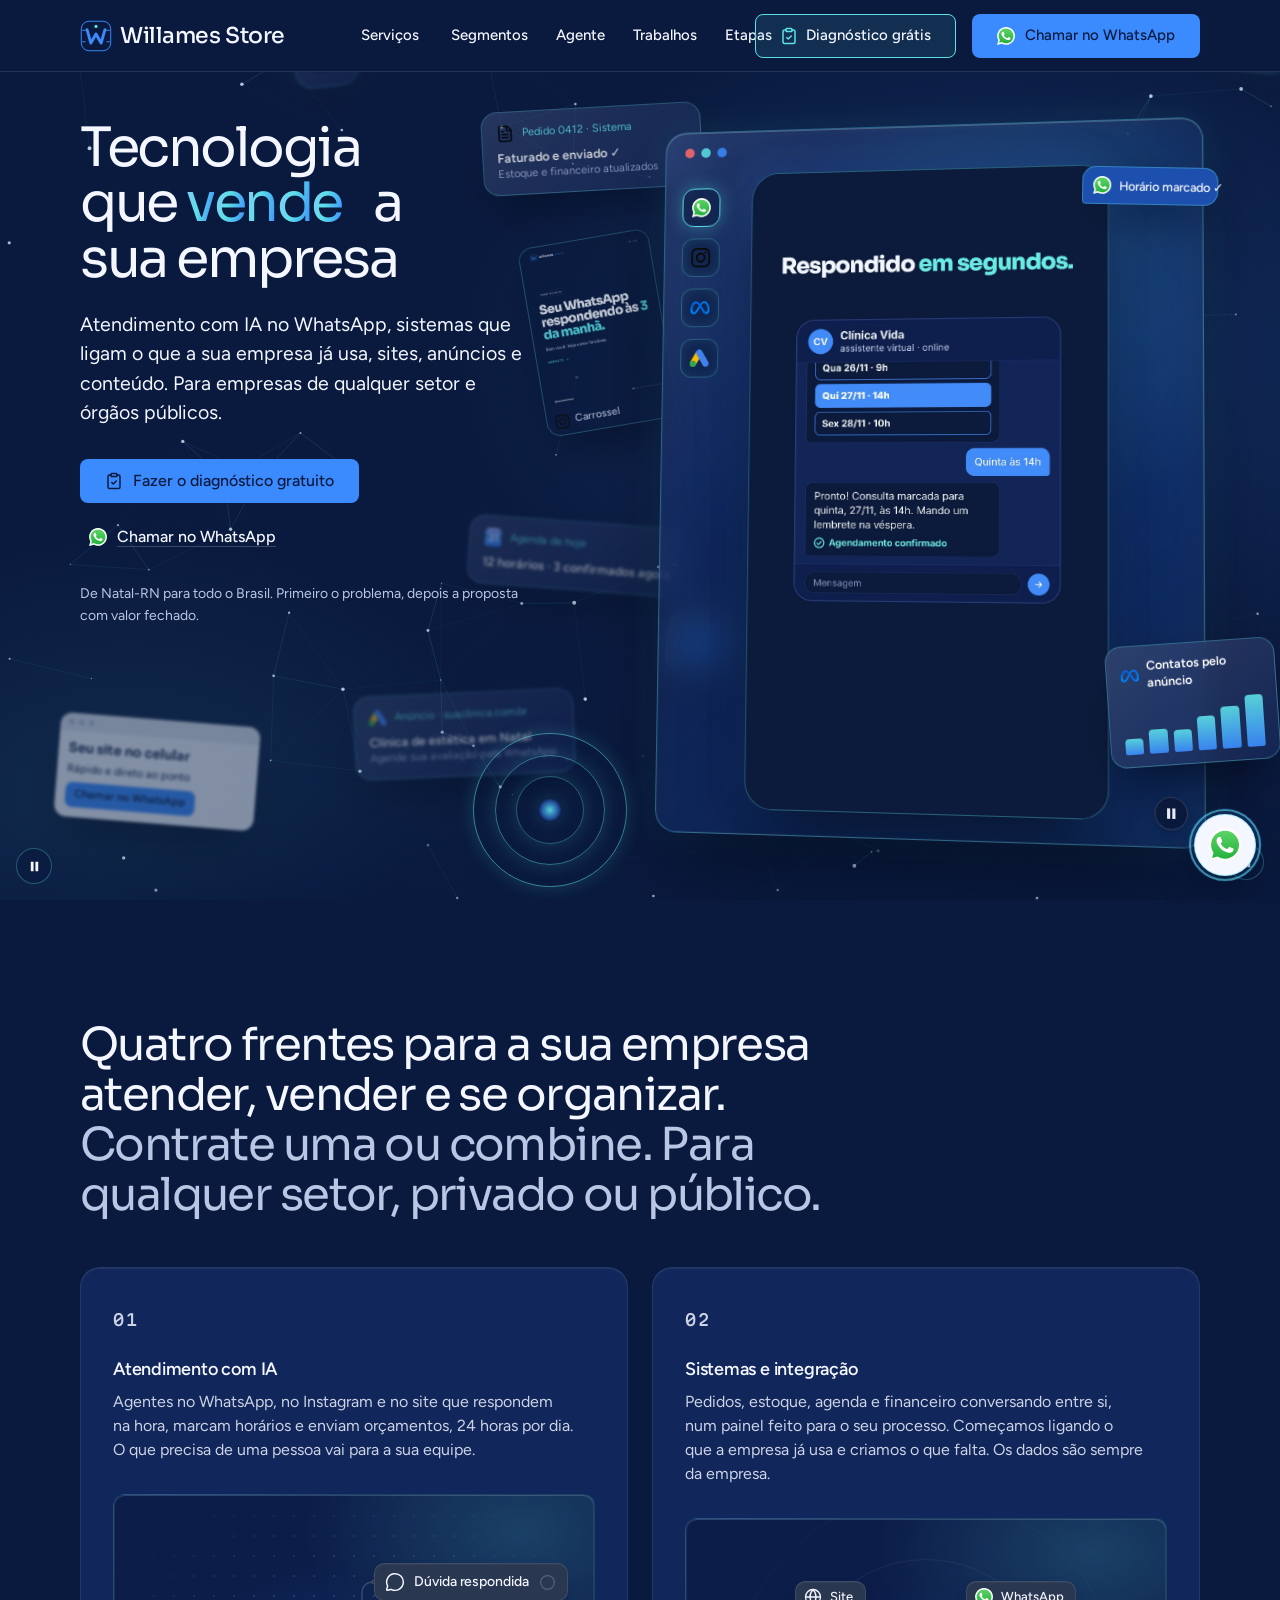
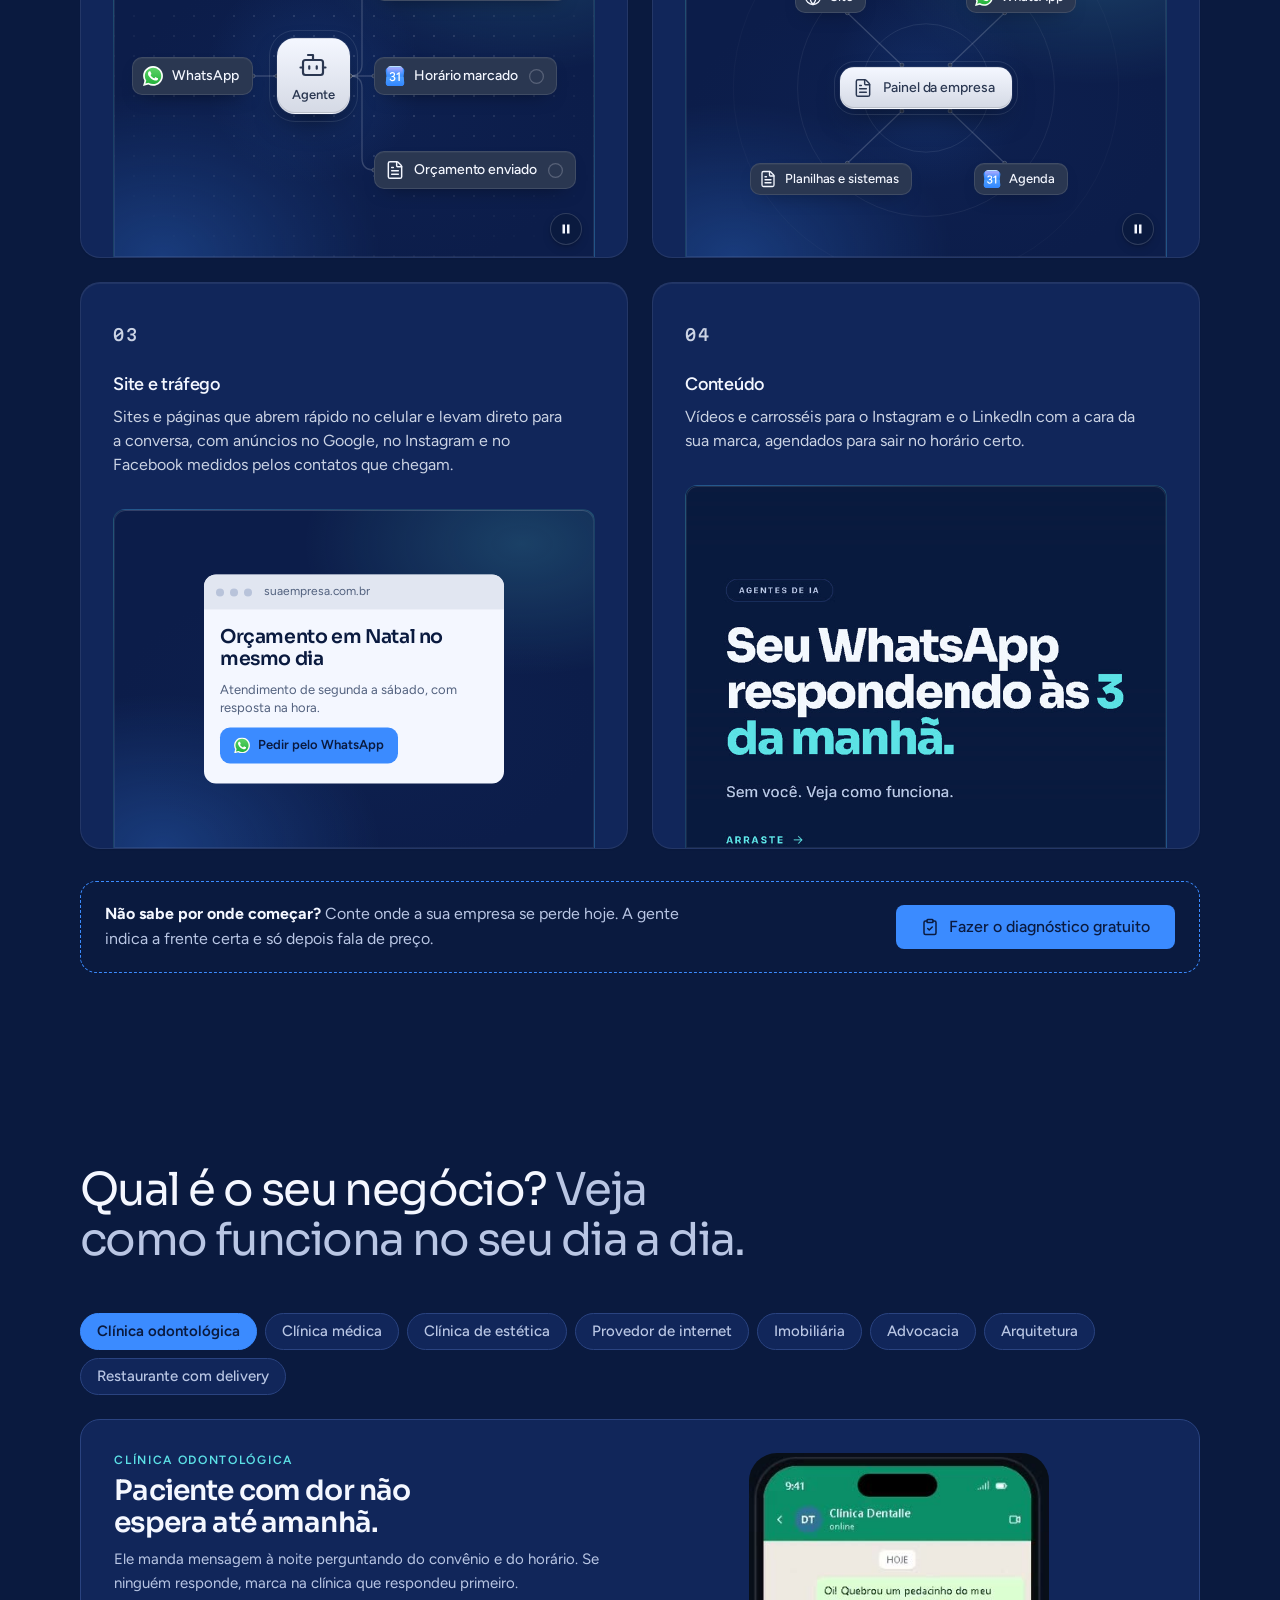
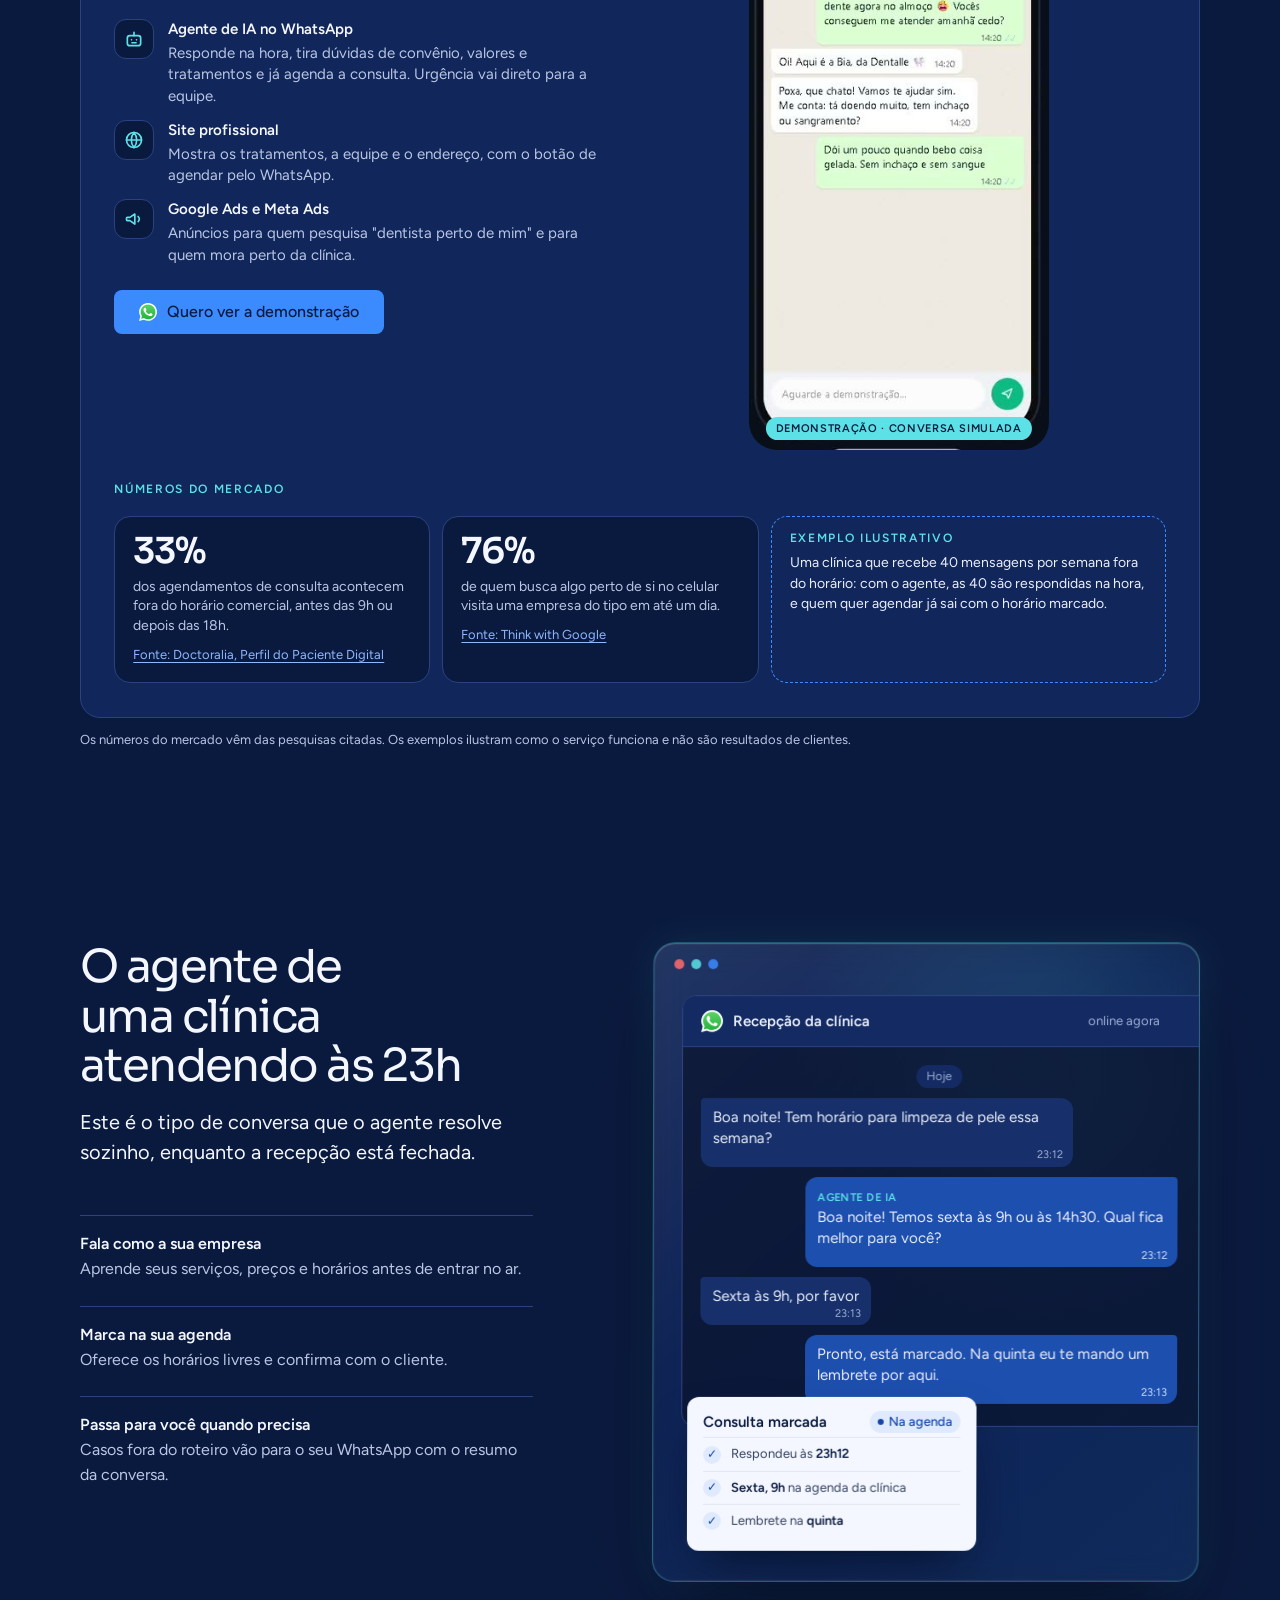
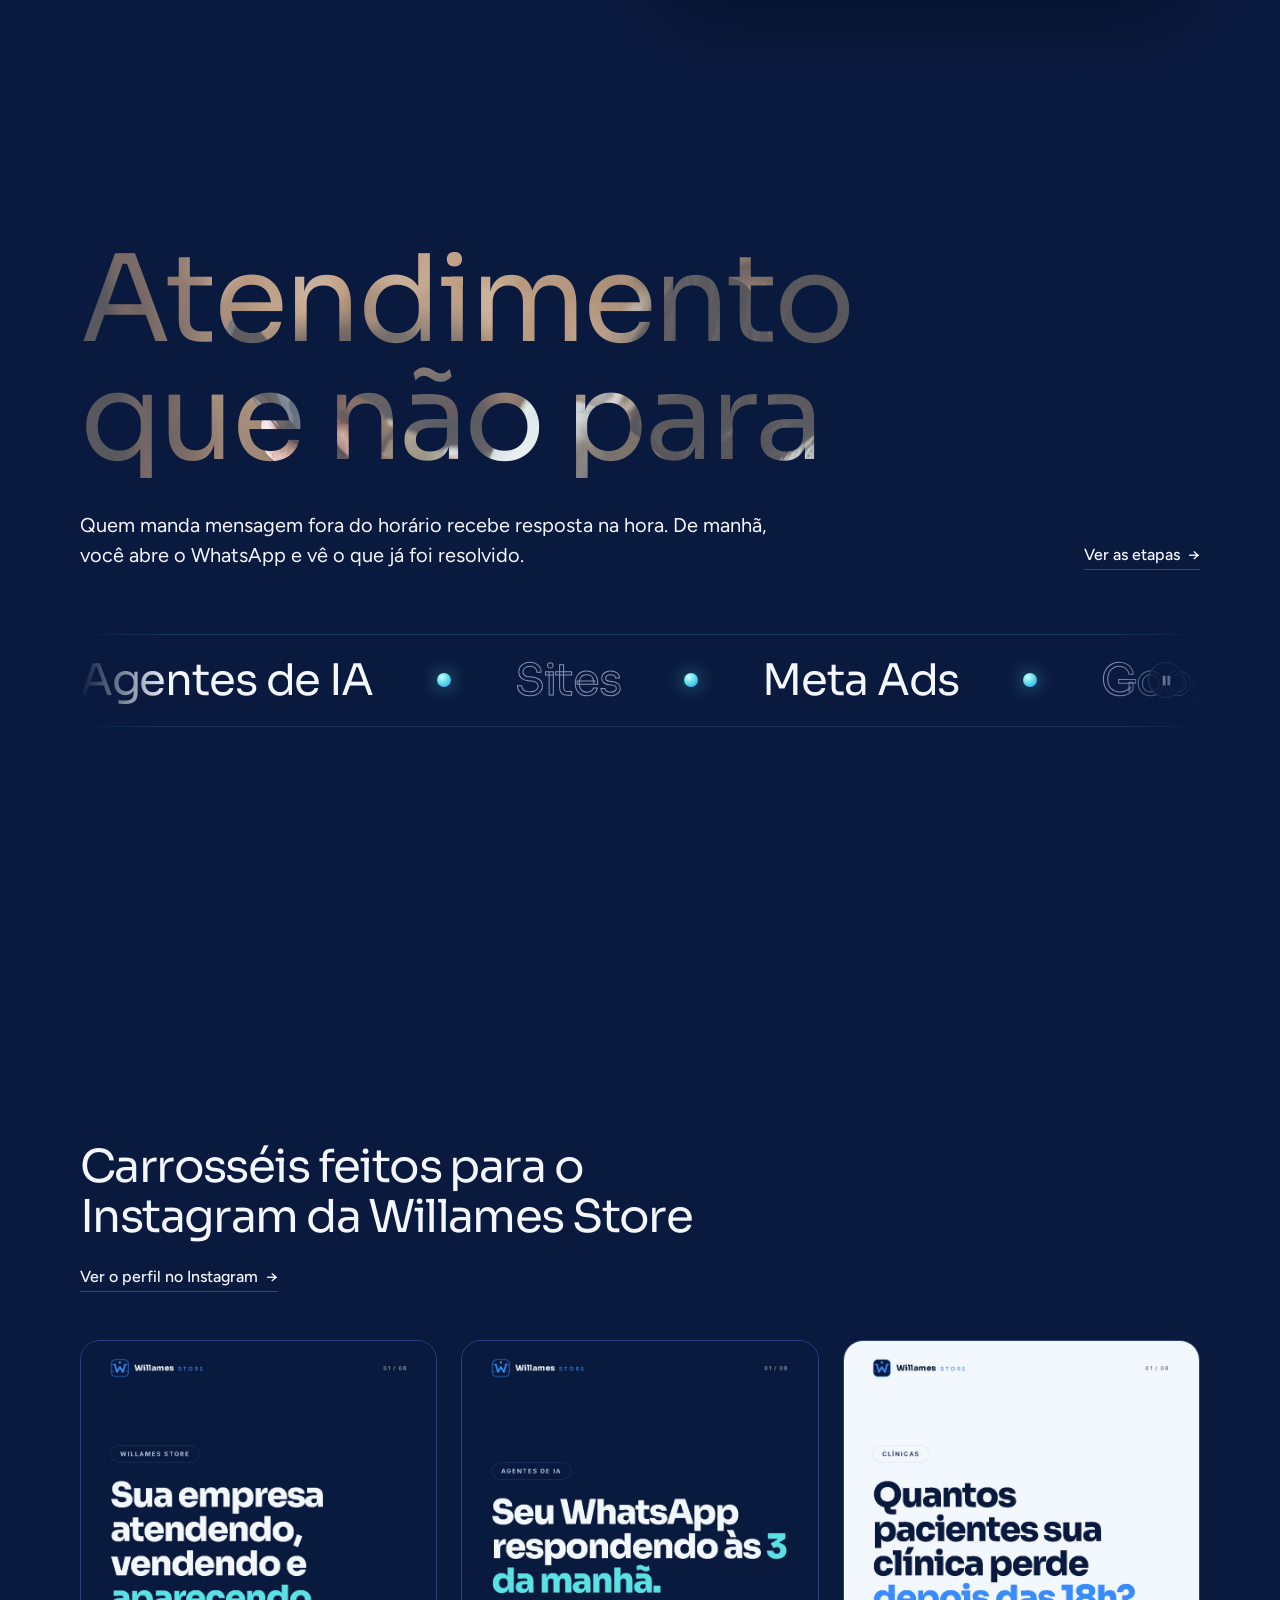
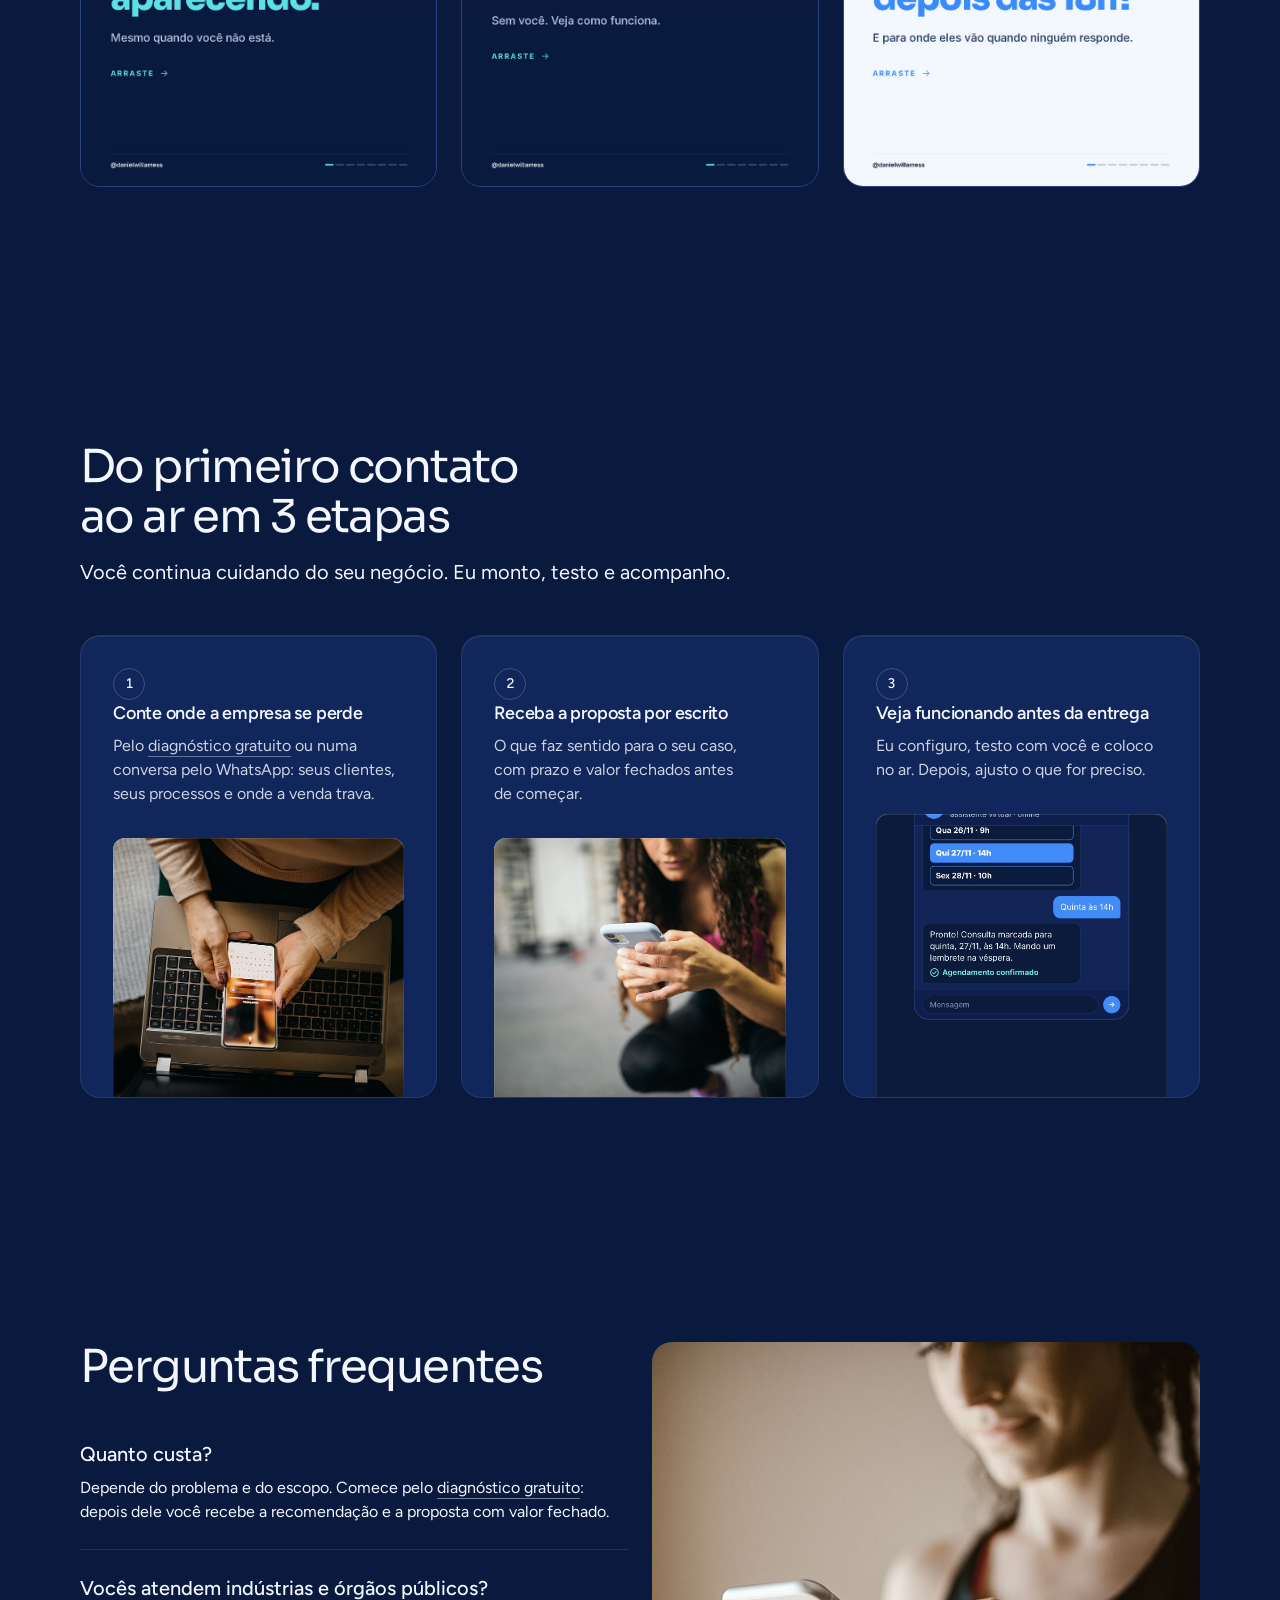
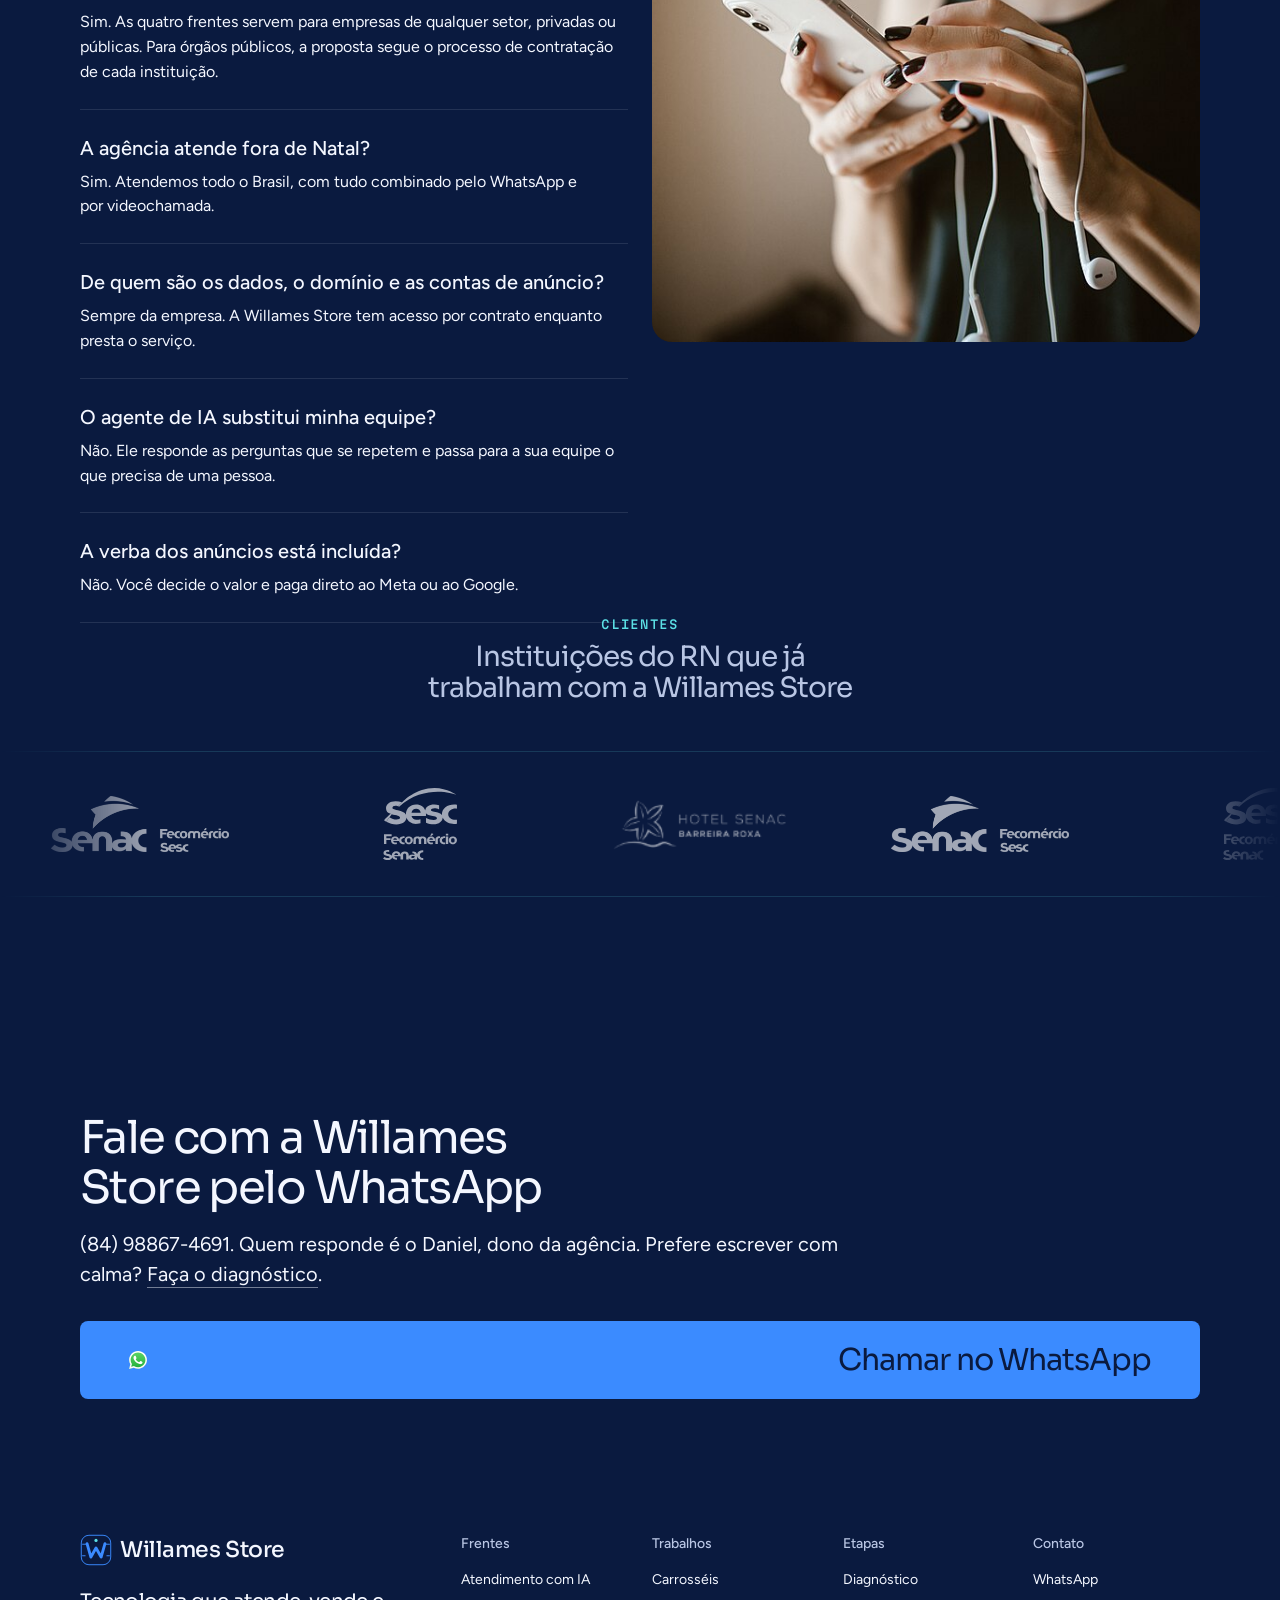
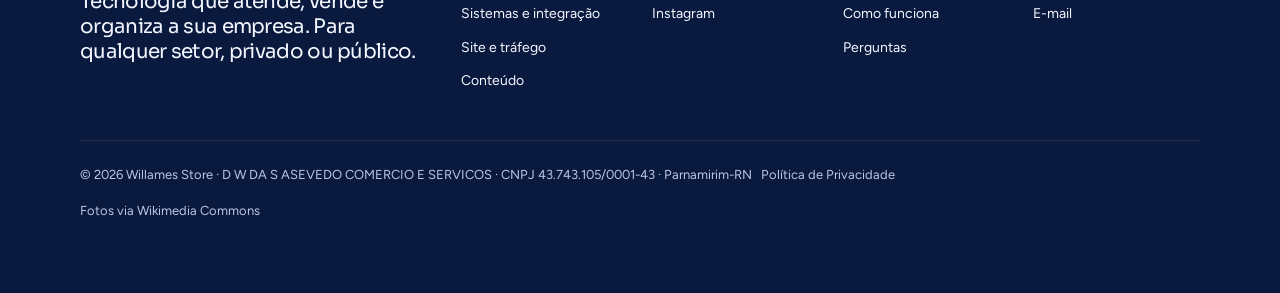
<file: index.html>
<!doctype html>
<html lang="pt-BR" data-ground="sky" data-type="software" data-radius="soft" data-buttons="arrow" data-motion>
<head>
<meta charset="utf-8">
<meta name="viewport" content="width=device-width, initial-scale=1, viewport-fit=cover">
<title>Willames Store: atendimento com IA, sistemas, sites e anúncios</title>
<meta name="description" content="Tecnologia que atende, vende e organiza a sua empresa: atendimento com IA no WhatsApp, sistemas e integração, sites, anúncios e conteúdo. Para empresas de qualquer setor e órgãos públicos. Natal-RN, para todo o Brasil.">
<meta property="og:type" content="website">
<meta property="og:title" content="Willames Store: tecnologia que atende, vende e organiza a sua empresa">
<meta property="og:description" content="Atendimento com IA, sistemas e integração, sites, anúncios e conteúdo. Faça o diagnóstico gratuito.">
<meta property="og:url" content="https://willamesstore.com.br/">
<meta property="og:image" content="https://willamesstore.com.br/share.jpg">
<meta name="twitter:card" content="summary_large_image">
<link rel="icon" href="logo.svg" type="image/svg+xml">
<meta name="theme-color" content="#0a1a3f">
<link rel="canonical" href="https://willamesstore.com.br/">
<meta name="site-kind" content="software">
<meta name="page-type" content="software">
<link rel="preconnect" href="https://fonts.googleapis.com">
<link rel="preconnect" href="https://fonts.gstatic.com" crossorigin>
<link href="https://fonts.googleapis.com/css2?family=Sora:wght@400..700&family=Figtree:wght@400..600&family=Martian+Mono:wght@400..500&display=swap" rel="stylesheet">
<link rel="stylesheet" href="assets/system.css">
<link rel="stylesheet" href="assets/ui/cards.css">
<link rel="stylesheet" href="assets/motion/motion.css">
<link rel="stylesheet" href="assets/backgrounds/backgrounds.css">
<link rel="stylesheet" href="assets/layout/layout.css">
<link rel="stylesheet" href="assets/icons/icon.css">
<style>
:root {
  --p-bg: #0a1a3f; --p-surface: #11265a; --p-ink: #f4f7ff; --p-muted: #b9c6e4;
  --p-accent: #3b8bff; --p-accent-ink: #0a1a3f; --p-action: #3b8bff; --p-action-ink: #0a1a3f;
  --p-inv-bg: #f4f7ff; --p-inv-surface: #e1e6f1; --p-inv-ink: #0a1a3f; --p-inv-muted: #52617e;
  --p-inv-accent: #3b8bff; --p-inv-accent-ink: #0a1a3f; --p-inv-action: #3b8bff; --p-inv-action-ink: #0a1a3f;
  --font-display: "Sora", system-ui, sans-serif;
  --font-text: "Figtree", system-ui, sans-serif;
  --font-mono: "Martian Mono", ui-monospace, "SFMono-Regular", Menlo, Consolas, monospace;
  --display-weight: 400;
  --display-tracking: -0.035em;
  --display-tracking-xl: -0.045em;
  --ly-scale: 0.9;
}
</style>
<link rel="stylesheet" href="assets/diagrams/diagram.css">
<link rel="stylesheet" href="assets/moments/giant-type-pass/moment.css">
<link rel="stylesheet" href="assets/ws/ws-fx.css?v=20261127b">
<script>document.documentElement.classList.add('m-enter');setTimeout(()=>document.documentElement.classList.add('m-enter-done'),700)</script>
<script src="assets/backgrounds/backgrounds.js"></script>
<script>document.documentElement.classList.add('mo-js');setTimeout(()=>document.documentElement.classList.add('mo-safe'),2500)</script>
<link rel="modulepreload" href="assets/moments/moments.js">
<link rel="modulepreload" href="assets/moments/lib.js">
<link rel="modulepreload" href="assets/moments/giant-type-pass/moment.js">
<style>
  .nav__logo img { width: 32px; height: 32px; }

  .hero__proof { font-size: var(--t-small); color: var(--muted); }

  /* a moldura da direita: chão escuro da marca, a luz que segue o mouse por cima */
  .hero__art { overflow: visible; background: none; }
  .ws-glass { overflow: hidden; }
  .ws-chat > div > .ly-piece { position: absolute; }
  .ws-chat { height: min(640px, var(--ly-fit, 640px)); --ry: -4deg; --rx: 2deg; --ly-cut-room: 48px; }
  .ws-chat > div > .ly-piece--main { left: 28px; top: 52px; width: calc(100% - 0px); }
  .ws-chat > div > .ly-piece--note { left: 34px; bottom: 30px; width: 290px; z-index: 2; box-shadow: 0 24px 50px -16px rgb(2 8 24 / .7); }

  /* a conversa do agente de IA, desenhada em HTML (dentro do visual) */
  .wa { background: rgb(11 21 48 / .78); border: 1px solid #2a4380; border-radius: 14px; overflow: hidden; font: 400 15px/1.4 var(--font-text); color: #e9eefc; }
  .wa__bar { display: flex; align-items: center; gap: 10px; padding: 14px 18px; background: #132a63; border-bottom: 1px solid #2a4380; }
  .wa__bar img { width: 22px; height: 22px; }
  .wa__bar b { font-weight: 600; }
  .wa__bar small { color: #9fb0d6; font-size: 13px; margin-left: auto; padding-right: var(--ly-cut-room); }
  .wa__body { display: grid; gap: 10px; padding: 18px var(--ly-cut-room) 22px 18px; }
  .wa__day { justify-self: center; font-size: 12px; color: #9fb0d6; background: #132a63; border-radius: 99px; padding: 3px 10px; }
  .wa__msg { max-width: 78%; padding: 9px 12px 18px; border-radius: 12px; position: relative; }
  .wa__msg time { position: absolute; right: 10px; bottom: 4px; font-size: 11px; color: #9fb0d6; }
  .wa__msg--in { justify-self: start; background: #17306b; border-top-left-radius: 4px; }
  .wa__msg--out { justify-self: end; background: #1d4fae; border-top-right-radius: 4px; }
  .wa__msg--out time { color: #cfe0ff; }
  .wa__tag { display: inline-block; font-size: 11px; font-weight: 600; letter-spacing: .04em; text-transform: uppercase; color: #5ce1e6; margin-bottom: 2px; }

  .ok-card { background: #f4f7ff; color: #0a1a3f; border-radius: 12px; padding: 14px 16px; font: 400 14px/1.4 var(--font-text); }
  .ok-card__row { display: flex; align-items: center; justify-content: space-between; gap: 12px; margin-bottom: 4px; }
  .ok-card h3 { margin: 0; font: 600 15px/1.3 var(--font-text); letter-spacing: 0; }
  .ok-chip { display: inline-flex; align-items: center; gap: 5px; height: 22px; padding: 0 8px; border-radius: 99px; font-size: 13px; font-weight: 500; background: #dfeaff; color: #1446a8; white-space: nowrap; }
  .ok-chip::before { content: ""; width: 6px; height: 6px; border-radius: 50%; background: currentColor; }
  .ok-line { display: flex; align-items: center; gap: 10px; padding: 7px 0; font-size: 13px; color: #33405e; border-top: 1px solid rgb(10 26 63 / .08); }
  .ok-line i { width: 18px; height: 18px; border-radius: 50%; flex: none; display: grid; place-items: center; background: #dfeaff; color: #1446a8; font-style: normal; font-size: 12px; font-weight: 700; }
  .ok-line b { font-weight: 600; color: #0a1a3f; }
  @media (max-width: 1023px) { .ws-chat > div > .ly-piece--note { left: var(--s-4); bottom: var(--s-4); width: 270px; } .ws-chat { height: 560px; margin-top: var(--s-7); } }
  @media (max-width: 639px) { .ws-rail, .ws-chat > div > .ly-piece--note { display: none; } .ws-chat > div > .ly-piece--main { left: 14px; top: 40px; } .ws-chat { height: 440px; } }
  @media (max-width: 639px) { .wa__msg:nth-of-type(n+4) { display: none; } .wa { font-size: 14px; } }

  /* serviços: três cartões, painéis no chão iluminado */
  #servicos .panel { --p-h: 340px; }
  .site-mock { width: min(100%, 300px); margin: 0 auto; background: #f4f7ff; color: #0a1a3f; border-radius: 12px; overflow: hidden; font: 400 13px/1.4 var(--font-text); }
  .site-mock__bar { display: flex; align-items: center; gap: 6px; padding: 9px 12px; background: #e1e6f1; font-size: 12px; color: #52617e; }
  .site-mock__bar i { width: 8px; height: 8px; border-radius: 50%; background: #b8c3da; }
  .site-mock__bar span { margin-left: 6px; }
  .site-mock__body { padding: 18px 16px 20px; display: grid; gap: 10px; }
  .site-mock__body strong { font: 600 19px/1.15 var(--font-display); letter-spacing: -0.02em; }
  .site-mock__body p { margin: 0; color: #52617e; }
  .site-mock__btn { justify-self: start; display: inline-flex; align-items: center; gap: 8px; padding: 9px 14px; border-radius: 10px; background: #3b8bff; color: #0a1a3f; font-weight: 600; }
  .site-mock__btn img { width: 16px; height: 16px; }

  /* o agente em vídeo: o Reels dentro de um celular, sobre o chão da seção */
  .phone-frame { position: relative; height: min(640px, var(--ly-fit, 640px)); border-radius: 22px; overflow: hidden; border: 1px solid rgb(92 225 230 / .28);
    background:
      radial-gradient(circle at 22% 28%, rgb(236 254 255 / .9) 0 2%, rgb(134 241 244 / .85) 6%, #2fb5d6 13%, rgb(27 74 152 / 0) 20%),
      radial-gradient(circle at 82% 78%, rgb(227 230 255 / .9) 0 2%, rgb(143 155 255 / .85) 7%, #5060e2 15%, rgb(32 38 114 / 0) 23%),
      radial-gradient(60% 60% at 70% 20%, rgb(59 139 255 / .25), transparent 70%),
      linear-gradient(140deg, rgb(255 255 255 / .06), transparent 40%), #0b1a46;
    box-shadow: 0 40px 90px -24px rgb(2 8 24 / .8), 0 0 40px rgb(92 225 230 / .08); }
  .phone-frame video { position: absolute; top: var(--s-6); left: 50%; transform: translateX(-50%); height: calc(100% - 2 * var(--s-6)); width: auto; aspect-ratio: 9 / 16; object-fit: cover; border-radius: 28px; border: 1px solid rgb(92 225 230 / .35); background: #0a1a3f; box-shadow: 0 30px 60px -10px rgb(2 8 24 / .8); }
  .agent-list { list-style: none; padding: 0; margin: var(--s-7) 0 0; display: grid; gap: var(--s-5); }
  .agent-list li { padding-top: var(--s-4); border-top: 1px solid #2a4380; }
  .agent-list b { display: block; font-weight: 600; }
  .agent-list span { color: var(--muted); }
  @media (max-width: 1023px) { .phone-frame { height: 520px; margin-top: var(--s-7); } }
  @media (max-width: 639px) { .phone-frame { height: 440px; } .phone-frame video { top: var(--s-4); height: calc(100% - 2 * var(--s-4)); } }

  #frase .mo-gt__type { font-size: clamp(52px, 9.4vw, 144px); line-height: .98; }
  #frase .mo-gt__row { margin-top: var(--s-6); }
  .work__img { display: block; width: 100%; aspect-ratio: 4 / 5; object-fit: cover; border: 1px solid #2a4380; border-radius: var(--r-lg); }
  #como-funciona .panel { --p-h: 260px; }
  .faq__photo { margin: 0; border-radius: var(--r-lg); overflow: hidden; height: min(600px, var(--ly-fit)); }
  .faq__photo > img { display: block; width: 100%; height: 100%; object-fit: cover; }
  @media (max-width: 1023px) { .faq__photo { height: auto; aspect-ratio: 16 / 9; margin-top: var(--s-7); } }
  @media (min-width: 640px) and (max-width: 1023px) { #servicos, #trabalhos, #como-funciona, #agente { --h: 2 } }
  @media (max-width: 639px) { #servicos .panel, #como-funciona .panel { --p-h: 200px; } #servicos, #trabalhos, #como-funciona, #agente { --hm: 2 } .faq__photo { display: none; } }

  /* segmentos: seletor "Qual é o seu negócio?" */
  .seg__tabs { display: flex; flex-wrap: wrap; gap: 8px; margin-bottom: var(--s-5); }
  .seg__tab { font: 500 15px/1 var(--font-text); color: var(--muted); background: #11265a; border: 1px solid #2a4380; border-radius: 99px; padding: 10px 16px; cursor: pointer; transition: background .2s, color .2s, border-color .2s; }
  .seg__tab:hover { color: var(--ink, #f4f7ff); border-color: #3b8bff; }
  .seg__tab[aria-selected="true"] { background: #3b8bff; border-color: #3b8bff; color: #0a1a3f; font-weight: 600; }
  .seg__tab:focus-visible { outline: 2px solid #5ce1e6; outline-offset: 2px; }
  .seg__panel { display: grid; grid-template-columns: 1.25fr 1fr; gap: var(--s-6); background: #11265a; border: 1px solid #2a4380; border-radius: 20px; padding: clamp(20px, 2.6vw, 34px); }
  .seg__panel[hidden] { display: none; }
  .seg__panel:not([hidden]) { animation: segIn .35s ease both; }
  @keyframes segIn { from { opacity: 0; transform: translateY(8px); } to { opacity: 1; transform: none; } }
  .seg__kicker, .seg__label { margin: 0 0 8px; font: 600 12px/1.2 var(--font-text); letter-spacing: .14em; text-transform: uppercase; color: #5ce1e6; }
  .seg__main h3 { margin: 0; font: 600 clamp(22px, 2.2vw, 30px)/1.12 var(--font-display); letter-spacing: -0.03em; }
  .seg__prob { margin: 10px 0 0; color: var(--muted); max-width: 56ch; font-size: 15px; }
  .seg__servs { list-style: none; padding: 0; margin: var(--s-5) 0 0; display: grid; gap: 12px; font-size: 15px; line-height: 1.45; }
  .seg__servs li { display: flex; gap: 14px; align-items: flex-start; }
  .seg__servs b { display: block; font-weight: 600; margin-bottom: 2px; }
  .seg__servs span:not(.seg__ic) { color: var(--muted); }
  .seg__ic { flex: none; width: 40px; height: 40px; border-radius: 12px; display: grid; place-items: center; background: #0a1a3f; border: 1px solid #2a4380; color: #5ce1e6; }
  .seg__ic svg { width: 20px; height: 20px; }
  .seg__cta { margin-top: var(--s-5); }
  .seg__side { display: grid; grid-template-columns: 1fr 1fr; gap: 12px; align-content: start; } .seg__side > .seg__label, .seg__side > .seg__sim { grid-column: 1 / -1; }
  .seg__stat { background: #0a1a3f; border: 1px solid #2a4380; border-radius: 16px; padding: 16px 18px; }
  .seg__stat strong { display: block; font: 600 clamp(28px, 2.8vw, 38px)/1 var(--font-display); letter-spacing: -0.03em; color: #f4f7ff; }
  .seg__stat p { margin: 8px 0 6px; color: var(--muted); font-size: 14px; line-height: 1.4; }
  .seg__stat a { font-size: 13px; color: #8fb6ff; text-decoration: underline; text-underline-offset: 3px; }
  .seg__sim { border: 1px dashed #3b8bff; border-radius: 16px; padding: 14px 18px; }
  .seg__sim p:last-child { margin: 0; color: #e9eefc; font-size: 14px; line-height: 1.45; }
  .seg__panel--video { grid-template-columns: 1fr 1.1fr; }
  .seg__media { align-self: center; }
  .seg__panel--video .seg__side { grid-column: 1 / -1; grid-template-columns: 1fr 1fr 1.25fr; }
  .seg__panel--video .seg__side > .seg__sim { grid-column: auto; }
  @media (max-width: 1023px) { .seg__panel--video { grid-template-columns: 1fr; } .seg__panel--video .seg__side { grid-template-columns: 1fr 1fr; } .seg__panel--video .seg__side > .seg__sim { grid-column: 1 / -1; } }
  @media (max-width: 639px) { .seg__panel--video .seg__side { grid-template-columns: 1fr; } }
  .seg__video { position: relative; width: min(100%, 300px); margin-inline: auto; border-radius: 28px; overflow: hidden; background: #0a1a3f; }
  .seg__video video { display: block; width: 100%; height: auto; aspect-ratio: 352 / 700; object-fit: cover; }
  .seg__vtag { position: absolute; left: 50%; bottom: 10px; transform: translateX(-50%); white-space: nowrap; font: 600 11px/1 var(--font-text); letter-spacing: .06em; text-transform: uppercase; color: #0a1a3f; background: #5ce1e6; border-radius: 99px; padding: 6px 10px; }
  .seg__nota { margin: var(--s-3, 12px) 0 0; font-size: 13px; color: var(--muted); }
  @media (max-width: 1023px) { .seg__panel { grid-template-columns: 1fr; } }
  @media (max-width: 639px) { .seg__side { grid-template-columns: 1fr; } }
  /* botões: no lugar da seta, o ícone do que o botão faz (WhatsApp ou diagnóstico), à esquerda do texto */
  html[data-buttons="arrow"] :is(.btn--primary, .btn--secondary)::after { content: none !important; display: none !important; }
  .btn { gap: 10px; }
  a.btn[href*="wa.me"]::before, a.btn[href^="diagnostico.html"]::before { content: ""; flex: none; width: 18px; height: 18px; }
  a.btn[href*="wa.me"]::before { background: url("assets/icons/whatsapp.svg") center / contain no-repeat; }
  a.btn[href^="diagnostico.html"]::before { background: currentColor; -webkit-mask: var(--ic-diag) center / contain no-repeat; mask: var(--ic-diag) center / contain no-repeat; }
  .btn--xl[href*="wa.me"]::before { width: 22px; height: 22px; }
  :root { --ic-diag: url("data:image/svg+xml,%3Csvg xmlns='http://www.w3.org/2000/svg' viewBox='0 0 24 24' fill='none' stroke='black' stroke-width='2' stroke-linecap='round' stroke-linejoin='round'%3E%3Crect x='8' y='2' width='8' height='4' rx='1'/%3E%3Cpath d='M16 4h2a2 2 0 0 1 2 2v14a2 2 0 0 1-2 2H6a2 2 0 0 1-2-2V6a2 2 0 0 1 2-2h2'/%3E%3Cpath d='m9 14 2 2 4-4'/%3E%3C/svg%3E"); }
  .btn--diag::before { color: #5ce1e6; }
  /* diagnóstico em destaque no topo: botão com contorno ciano e um ponto que pulsa */
  .nav__actions .btn--diag, .btn--diag { display: inline-flex; align-items: center; gap: 8px; color: #f4f7ff; background: rgb(92 225 230 / .1); border: 1px solid #5ce1e6; box-shadow: 0 0 0 0 rgb(92 225 230 / .35); }
  .btn--diag:hover { background: rgb(92 225 230 / .2); }
  .btn--diag__dot { width: 8px; height: 8px; border-radius: 50%; background: #5ce1e6; box-shadow: 0 0 0 0 rgb(92 225 230 / .6); animation: diag-pulse 2s ease-out infinite; }
  @keyframes diag-pulse { 0% { box-shadow: 0 0 0 0 rgb(92 225 230 / .6); } 70%, 100% { box-shadow: 0 0 0 8px rgb(92 225 230 / 0); } }
  @media (prefers-reduced-motion: reduce) { .btn--diag__dot { animation: diag-pulse 2s ease-out infinite !important; } }
  @media (max-width: 1023px) { .nav:not(.is-open) .nav__actions { gap: 8px; } .nav:not(.is-open) .nav__actions .nav__wa { display: none; } .nav__toggle { margin-left: 8px; } }
  @media (max-width: 639px) { .nav__logo { font-size: 0; gap: 0; } }
  /* 4 frentes: número da frente e chamada para o diagnóstico */
  .frente__num { margin: 0 0 4px; font: 500 12px/1 var(--font-mono); letter-spacing: .14em; color: #5ce1e6; }
  .frentes__cta { margin-top: var(--s-6, 32px); display: flex; flex-wrap: wrap; gap: 16px 24px; align-items: center; justify-content: space-between; padding: 20px 24px; border: 1px dashed #3b8bff; border-radius: 16px; }
  .frentes__cta p { margin: 0; max-width: 60ch; color: var(--p-muted); }
  .frentes__cta strong { color: var(--p-ink); }
  /* o painel muda de tamanho conforme o nicho: a seção cresce quando a tela é baixa, sem invadir a próxima */
  main > section#segmentos, main > section#servicos { height: auto; min-height: 100vh; min-height: 100svh; }
  main > section#segmentos > .wrap, main > section#servicos > .wrap { height: auto; }
  @media (max-width: 639px) { .seg__tabs { flex-wrap: nowrap; overflow-x: auto; margin-inline: calc(-1 * var(--s-4, 16px)); padding: 2px var(--s-4, 16px) 8px; scrollbar-width: none; } .seg__tab { flex: none; } }
  /* clientes: faixa de logos em movimento, no fim da página (padrão "logo wall": uma cor só, sem cartões) */
  .cli-band { position: relative; z-index: 1; padding: var(--s-9) 0 var(--s-9); }
  .cli-band__head { display: grid; justify-items: center; gap: var(--s-3); text-align: center; margin-bottom: var(--s-7); }
  .cli-band__eyebrow { font: 500 12px/1 'Martian Mono', monospace; letter-spacing: .14em; text-transform: uppercase; color: #5ce1e6; margin: 0; }
  .cli-band h2 { font-size: var(--t-h3); font-weight: 400; color: var(--p-muted); max-width: 32ch; margin: 0; }
  .cli { position: relative; overflow: hidden; border-block: 1px solid rgb(92 225 230 / .16); padding-block: var(--s-6); -webkit-mask-image: linear-gradient(90deg, transparent, #000 12%, #000 88%, transparent); mask-image: linear-gradient(90deg, transparent, #000 12%, #000 88%, transparent); }
  .cli__track { display: flex; width: max-content; animation: cli-run 30s linear infinite; }
  .cli:hover .cli__track, .is-ws-paused .cli__track { animation-play-state: paused; }
  .cli__set { display: flex; align-items: center; }
  .cli__logo { flex: none; display: grid; place-items: center; width: 280px; height: 80px; padding-inline: var(--s-7); }
  .cli__logo img { max-width: 100%; max-height: 56px; width: auto; height: auto; object-fit: contain; filter: brightness(0) invert(1); opacity: .62; transition: opacity .3s; }
  .cli__logo--sesc img { max-height: 72px; }
  .cli__logo--hbr img { width: 100%; max-height: none; }
  .cli__logo:hover img { opacity: 1; }
  @keyframes cli-run { to { transform: translateX(-50%); } }
  @media (max-width: 639px) { .cli-band { padding-block: var(--s-8); } .cli__logo { width: 200px; height: 64px; padding-inline: var(--s-5); } .cli__logo img { max-height: 44px; } .cli__logo--sesc img { max-height: 56px; } }
  /* as duas faixas (serviços e clientes) rolam mesmo com "reduzir movimento" ligado, mais devagar e com pausa */
  @media (prefers-reduced-motion: reduce) { .ws-marquee .ws-marquee__track { animation: ws-marq 60s linear infinite !important; } .ws-marquee .ws-marquee__track > [aria-hidden] { display: inline-flex !important; } .ws-marquee .ws-pause { display: grid !important; } .cli .cli__track { animation-duration: 45s !important; animation-iteration-count: infinite !important; } }
  @media (max-width: 639px) { .cli__logo { width: 200px; height: 96px; padding: 14px 20px; } .cli__logo img { max-height: 56px; } .cli__logo--sesc img { max-height: 68px; } }
</style>
</head>
<body>
<!-- type: software (o agente de IA é o produto; o brief pede fundo vivo e movimento com o mouse, só liberados em tech)
     deal: hero collage (sorteado entre os heróis com luz que segue o mouse), nav nav-cards, close close-type, footer footer-dark (no chão da página, que já é escuro), rhythm space, buttons arrow, mark: o logo da própria Willames Store
     palette: as cores da marca (start.mjs brand: #0A1A3F, #F4F7FF, #3B8BFF), tipo Sora + Figtree; lit ground sky
     cena do hero própria (assets/ws): formas 3D flutuantes em SVG, partículas ligadas por linhas que reagem ao mouse, esfera e anéis, painel de vidro que inclina com o mouse; luz que segue o mouse em todas as seções e cartões (como o eucriosites.com.br); título com palavra que troca; faixa de serviços correndo
     moments: giant-type-pass na seção #frase (a foto passa por dentro das letras ao rolar)
     grounds: bg-dusk em #agente, bg-band em #como-funciona -->
<header class="nav">
  <div class="wrap nav__bar">
    <a class="skip-link" href="#top">Pular para o conteúdo</a>
    <a class="nav__logo" href="#top"><img src="logo.svg" alt="" width="32" height="32">Willames Store</a>
    <nav class="nav__links" aria-label="Principal">
      <div class="nav__item">
        <a class="nav__link" href="#servicos">Serviços <svg class="chev" viewBox="0 0 12 12" aria-hidden="true"><path d="M3 4.5l3 3 3-3" fill="none" stroke="currentColor" stroke-width="1.5" stroke-linecap="round" stroke-linejoin="round"/></svg></a>
        <div class="nav__menu">
          <div class="wrap grid">
            <a class="menu-card span-3" href="#servicos">
              <div class="panel"><img class="frame__img" src="assets/img/reels-frame.jpg" alt="Conversa em que o agente de IA confirma um horário" style="object-position: 50% 62%"></div>
              <span class="t-card">Atendimento com IA</span>
              <span class="t-small muted">WhatsApp, Instagram e site, 24 horas</span>
            </a>
            <a class="menu-card span-3" href="#servicos">
              <div class="panel"><img class="frame__img" src="assets/img/photo-f187688198-960.jpg" alt="Mãos com um celular sobre o teclado de um notebook"></div>
              <span class="t-card">Sistemas e integração</span>
              <span class="t-small muted">Pedidos, estoque, agenda e painel</span>
            </a>
            <a class="menu-card span-3" href="#servicos">
              <div class="panel"><img class="frame__img" src="assets/img/photo-f194134742-960.jpg" alt="Mulher lendo uma mensagem no celular" style="object-position: 50% 35%"></div>
              <span class="t-card">Site e tráfego</span>
              <span class="t-small muted">Sites rápidos, Google e Meta Ads</span>
            </a>
            <a class="menu-card span-3" href="#trabalhos">
              <div class="panel"><img class="frame__img" src="assets/img/work-carrossel-o-que-eu-faco.jpg" alt="Capa de carrossel da Willames Store" style="object-position: 50% 30%"></div>
              <span class="t-card">Conteúdo</span>
              <span class="t-small muted">Vídeos e carrosséis</span>
            </a>
          </div>
        </div>
      </div>
      <div class="nav__item"><a class="nav__link" href="#segmentos">Segmentos</a></div>
      <div class="nav__item"><a class="nav__link" href="#agente">Agente</a></div>
      <div class="nav__item"><a class="nav__link" href="#trabalhos">Trabalhos</a></div>
      <div class="nav__item"><a class="nav__link" href="#como-funciona">Etapas</a></div>
    </nav>
    <div class="nav__actions">
      <a class="btn btn--primary btn--diag" href="diagnostico.html">Diagnóstico grátis</a>
      <a class="btn btn--primary nav__wa" href="https://wa.me/5584988674691?text=Oi%20Daniel%2C%20vi%20o%20site%20da%20Willames%20Store%20e%20quero%20saber%20mais">Chamar no WhatsApp</a>
    </div>
    <button class="nav__toggle" type="button" aria-expanded="false" aria-label="Menu">
      <svg width="18" height="18" viewBox="0 0 18 18" aria-hidden="true"><path d="M2 5h14M2 13h14" stroke="currentColor" stroke-width="1.6" stroke-linecap="round"/></svg>
    </button>
  </div>
</header>

<main id="top">
  <section class="hero hero--collage ws-hero" data-enter aria-labelledby="hero-h">
    <div class="ws-scene" aria-hidden="true">
      <div class="ws-base"></div>
      <canvas></canvas>
      <svg class="ws-blobs" preserveAspectRatio="none"></svg>
      <div class="ws-float ws-float--far" data-x=".36" data-y=".83" data-d=".35" data-r="-4"><div class="ws-card"><div class="ws-card__head"><img src="assets/icons/google-ads.svg" alt=""><span class="ws-card__url">Anúncio · suaclinica.com.br</span></div><b>Clínica de estética em Natal</b><small>Agende sua avaliação pelo WhatsApp</small></div></div>
      <div class="ws-float ws-float--mid" data-x=".475" data-y=".36" data-d=".7" data-r="-8"><div class="ws-post"><img src="assets/img/work-carrossel-agente-ia-whatsapp.jpg" alt=""><div class="ws-post__bar"><img src="assets/icons/instagram.svg" alt="">Carrossel</div></div></div>
      <div class="ws-float ws-float--far" data-x=".12" data-y=".86" data-d=".3" data-r="5"><div class="ws-mini-site"><div class="ws-mini-site__bar"><i></i><i></i><i></i></div><div class="ws-mini-site__body"><b>Seu site no celular</b><span>Rápido e direto ao ponto</span><span class="ws-mini-site__btn">Chamar no WhatsApp</span></div></div></div>
      <div class="ws-float ws-float--mid" data-x=".54" data-y=".72" data-d=".9" data-r="6" data-m=".87,.2"><div class="ws-tile"><img src="assets/icons/meta.svg" alt=""></div></div>
      <div class="ws-float ws-float--far" data-x=".26" data-y=".05" data-d=".4" data-r="-6"><div class="ws-tile"><img src="assets/icons/instagram.svg" alt=""></div></div>
      <div class="ws-float ws-float--far" data-x=".985" data-y=".06" data-d=".5" data-r="8"><div class="ws-tile"><img src="assets/icons/google-ads.svg" alt=""></div></div>
      <div class="ws-float ws-float--mid" data-x=".455" data-y=".15" data-d=".25" data-r="-5"><div class="ws-card ws-card--sys"><div class="ws-card__head"><img src="assets/icons/ui-file-text.svg" alt=""><span class="ws-card__url">Pedido 0412 · Sistema</span></div><b>Faturado e enviado ✓</b><small>Estoque e financeiro atualizados</small></div></div>
      <div class="ws-float ws-float--far" data-x=".455" data-y=".63" data-d=".2" data-r="4"><div class="ws-card ws-card--sys"><div class="ws-card__head"><img src="assets/icons/google-calendar.svg" alt=""><span class="ws-card__url">Agenda de hoje</span></div><b>12 horários · 3 confirmados agora</b></div></div>
      <div class="ws-rings"><i style="--k:0"></i><i style="--k:1"></i><i style="--k:2"></i><i></i></div>
    </div>
    <div class="wrap"><div class="hero-text grid hero__grid">
      <div class="hero__text span-5">
        <h1 id="hero-h" aria-label="Tecnologia que atende, vende e organiza a sua empresa">Tecnologia que <span class="ws-rotate" data-words="atende,vende,organiza,agenda"><span>atende</span></span> a sua empresa</h1>
        <p class="hero__lead">Atendimento com IA no WhatsApp, sistemas que ligam o que a sua empresa já usa, sites, anúncios e conteúdo. Para empresas de qualquer setor e órgãos públicos.</p>
        <div class="btn-row">
          <a class="btn btn--primary" href="diagnostico.html">Fazer o diagnóstico gratuito</a>
          <a class="btn btn--secondary" href="https://wa.me/5584988674691?text=Oi%20Daniel%2C%20vi%20o%20site%20da%20Willames%20Store%20e%20quero%20saber%20mais">Chamar no WhatsApp</a>
        </div>
        <p class="hero__proof">De Natal-RN para todo o Brasil. Primeiro o problema, depois a proposta com valor fechado.</p>
      </div>
      <div class="hero__art ws-stage3d span-6 start-7">
        <div class="ws-glass ws-video" data-video style="position:absolute;inset:0">
          <div class="ws-glass__dots" aria-hidden="true"><i></i><i></i><i></i></div>
          <div class="ws-rail" aria-hidden="true">
            <span class="is-on"><img src="assets/icons/whatsapp.svg" alt=""></span>
            <span><img src="assets/icons/instagram.svg" alt=""></span>
            <span><img src="assets/icons/meta.svg" alt=""></span>
            <span><img src="assets/icons/google-ads.svg" alt=""></span>
          </div>
          <!-- o Reels do agente de IA (marketing/conteudo/reels-agente-clinica-2026-11-26), mudo e em loop -->
          <video autoplay muted loop playsinline preload="metadata" poster="assets/img/reels-frame.jpg" width="1080" height="1920" aria-label="Demonstração: o agente de IA de uma clínica responde às 23h no WhatsApp e confirma uma consulta">
            <source src="assets/media/reels-agente.mp4" type="video/mp4">
          </video>
          <button class="loop-pause" type="button" aria-label="Pausar o vídeo" aria-pressed="false"><svg viewBox="0 0 14 14" aria-hidden="true"><path d="M3 2h3v10H3zM8 2h3v10H8z"/></svg></button>
        </div>
      </div>
    </div></div>
    <div class="ws-front" aria-hidden="true"><svg preserveAspectRatio="none"></svg>
      <div class="ws-float" data-x=".905" data-y=".2" data-d="1.3" data-r="3"><div class="ws-bubble"><img src="assets/icons/whatsapp.svg" alt="">Horário marcado ✓</div></div>
      <div class="ws-float" data-x=".925" data-y=".78" data-d="1.4" data-r="-5"><div class="ws-card" style="width:170px"><div class="ws-card__head"><img src="assets/icons/meta.svg" alt=""><b>Contatos pelo anúncio</b></div><div class="ws-bars"><i style="--h:30%"></i><i style="--h:44%"></i><i style="--h:40%"></i><i style="--h:62%"></i><i style="--h:78%"></i><i style="--h:96%"></i></div></div></div>
    </div>
    <button class="ws-pause" type="button" aria-label="Pausar o movimento" aria-pressed="false"></button>
  </section>

  <section class="section" id="servicos" aria-labelledby="servicos-h">
    <div class="wrap">
      <div class="section-head">
        <h2 id="servicos-h">Quatro frentes para a sua empresa atender, vender e se organizar. <span class="muted">Contrate uma ou combine. Para qualquer setor, privado ou público.</span></h2>
      </div>
      <div class="grid">
        <article class="card card--row span-6">
          <p class="frente__num">01</p>
          <h3>Atendimento com IA</h3>
          <p>Agentes no WhatsApp, no Instagram e no site que respondem na hora, marcam horários e enviam orçamentos, 24 horas por dia. O que precisa de uma pessoa vai para a sua equipe.</p>
          <div class="panel"><div class="dg" data-diagram><script type="application/json">{"layout":"lanes","alt":"Uma mensagem no WhatsApp às 23h chega ao agente, que responde a dúvida, marca o horário e envia o orçamento.","input":{"label":"WhatsApp","icon":"whatsapp"},"core":{"label":"Agente","icon":"ui:bot"},"lanes":[{"label":"Dúvida respondida","icon":"ui:message-circle","done":true},{"label":"Horário marcado","icon":"google-calendar","done":true},{"label":"Orçamento enviado","icon":"ui:file-text","done":true}]}</script></div></div>
        </article>
        <article class="card card--row span-6">
          <p class="frente__num">02</p>
          <h3>Sistemas e integração</h3>
          <p>Pedidos, estoque, agenda e financeiro conversando entre si, num painel feito para o seu processo. Começamos ligando o que a empresa já usa e criamos o que falta. Os dados são sempre da empresa.</p>
          <div class="panel"><div class="dg" data-diagram><script type="application/json">{"layout":"hub","alt":"WhatsApp, agenda, planilhas e site ligados num painel único da empresa.","center":{"label":"Painel da empresa","icon":"ui:file-text"},"spokes":[{"label":"WhatsApp","icon":"whatsapp"},{"label":"Agenda","icon":"google-calendar"},{"label":"Planilhas e sistemas","icon":"ui:file-text"},{"label":"Site","icon":"ui:globe"}]}</script></div></div>
        </article>
        <article class="card card--row span-6">
          <p class="frente__num">03</p>
          <h3>Site e tráfego</h3>
          <p>Sites e páginas que abrem rápido no celular e levam direto para a conversa, com anúncios no Google, no Instagram e no Facebook medidos pelos contatos que chegam.</p>
          <div class="panel" role="img" aria-label="Página de uma empresa no celular, com o botão Pedir pelo WhatsApp">
            <div class="stage"><div class="at-center" style="--w: 300px" aria-hidden="true">
              <div class="ui ui-site site-mock">
                <div class="site-mock__bar"><i></i><i></i><i></i><span>suaempresa.com.br</span></div>
                <div class="site-mock__body">
                  <strong>Orçamento em Natal no mesmo dia</strong>
                  <p>Atendimento de segunda a sábado, com resposta na hora.</p>
                  <span class="site-mock__btn"><img src="assets/icons/whatsapp.svg" alt="">Pedir pelo WhatsApp</span>
                </div>
              </div>
            </div></div>
          </div>
        </article>
        <article class="card card--row span-6">
          <p class="frente__num">04</p>
          <h3>Conteúdo</h3>
          <p>Vídeos e carrosséis para o Instagram e o LinkedIn com a cara da sua marca, agendados para sair no horário certo.</p>
          <div class="panel"><img class="frame__img" src="assets/img/work-carrossel-agente-ia-whatsapp.jpg" alt="Capa de carrossel da Willames Store sobre o agente de IA no WhatsApp" loading="lazy" data-source="client" data-subject="carrossel da Willames Store" style="object-position: 50% 30%"></div>
        </article>
      </div>
      <div class="frentes__cta">
        <p><strong>Não sabe por onde começar?</strong> Conte onde a sua empresa se perde hoje. A gente indica a frente certa e só depois fala de preço.</p>
        <a class="btn btn--primary" href="diagnostico.html">Fazer o diagnóstico gratuito</a>
      </div>
    </div>
  </section>

  <section class="section" id="segmentos" aria-labelledby="segmentos-h">
    <div class="wrap">
      <div class="section-head">
        <h2 id="segmentos-h">Qual é o seu negócio? <span class="muted">Veja como funciona no seu dia a dia.</span></h2>
      </div>
      <div class="seg" data-seg>
        <div class="seg__tabs" role="tablist" aria-label="Escolha o seu segmento">
          <button class="seg__tab" role="tab" id="seg-t-odonto" aria-controls="seg-p-odonto" aria-selected="true" tabindex="0">Clínica odontológica</button><button class="seg__tab" role="tab" id="seg-t-medica" aria-controls="seg-p-medica" aria-selected="false" tabindex="-1">Clínica médica</button><button class="seg__tab" role="tab" id="seg-t-estetica" aria-controls="seg-p-estetica" aria-selected="false" tabindex="-1">Clínica de estética</button><button class="seg__tab" role="tab" id="seg-t-provedor" aria-controls="seg-p-provedor" aria-selected="false" tabindex="-1">Provedor de internet</button><button class="seg__tab" role="tab" id="seg-t-imobiliaria" aria-controls="seg-p-imobiliaria" aria-selected="false" tabindex="-1">Imobiliária</button><button class="seg__tab" role="tab" id="seg-t-advocacia" aria-controls="seg-p-advocacia" aria-selected="false" tabindex="-1">Advocacia</button><button class="seg__tab" role="tab" id="seg-t-arquitetura" aria-controls="seg-p-arquitetura" aria-selected="false" tabindex="-1">Arquitetura</button><button class="seg__tab" role="tab" id="seg-t-restaurante" aria-controls="seg-p-restaurante" aria-selected="false" tabindex="-1">Restaurante com delivery</button>
        </div>
        <div class="seg__panel seg__panel--video" role="tabpanel" id="seg-p-odonto" aria-labelledby="seg-t-odonto">
          <div class="seg__main">
            <p class="seg__kicker">Clínica odontológica</p>
            <h3>Paciente com dor não espera até amanhã.</h3>
            <p class="seg__prob">Ele manda mensagem à noite perguntando do convênio e do horário. Se ninguém responde, marca na clínica que respondeu primeiro.</p>
            <ul class="seg__servs"><li><span class="seg__ic"><svg viewBox="0 0 24 24" aria-hidden="true" fill="none" stroke="currentColor" stroke-width="2" stroke-linecap="round" stroke-linejoin="round"><rect x="4" y="8" width="16" height="12" rx="3"/><path d="M12 4v4M9 13h.01M15 13h.01M9.5 16.5h5"/></svg></span><div><b>Agente de IA no WhatsApp</b><span>Responde na hora, tira dúvidas de convênio, valores e tratamentos e já agenda a consulta. Urgência vai direto para a equipe.</span></div></li><li><span class="seg__ic"><svg viewBox="0 0 24 24" aria-hidden="true" fill="none" stroke="currentColor" stroke-width="2" stroke-linecap="round" stroke-linejoin="round"><circle cx="12" cy="12" r="9"/><path d="M3 12h18M12 3a14 14 0 0 1 0 18M12 3a14 14 0 0 0 0 18"/></svg></span><div><b>Site profissional</b><span>Mostra os tratamentos, a equipe e o endereço, com o botão de agendar pelo WhatsApp.</span></div></li><li><span class="seg__ic"><svg viewBox="0 0 24 24" aria-hidden="true" fill="none" stroke="currentColor" stroke-width="2" stroke-linecap="round" stroke-linejoin="round"><path d="M3 11v2a1 1 0 0 0 1 1h3l6 4V6L7 10H4a1 1 0 0 0-1 1z"/><path d="M17 9a4 4 0 0 1 0 6"/></svg></span><div><b>Google Ads e Meta Ads</b><span>Anúncios para quem pesquisa &quot;dentista perto de mim&quot; e para quem mora perto da clínica.</span></div></li></ul>
            <a class="btn btn--primary seg__cta" href="https://wa.me/5584988674691?text=Oi%21%20Tenho%20uma%20cl%C3%ADnica%20odontol%C3%B3gica%20e%20quero%20ver%20a%20demonstra%C3%A7%C3%A3o." target="_blank" rel="noopener">Quero ver a demonstração</a>
          </div>
          <div class="seg__media"><div class="seg__video"><video muted loop playsinline preload="metadata" poster="assets/img/demo-odonto.jpg?v=20261126" width="352" height="700" aria-label="Demonstração: o agente de IA de uma clínica odontológica atendendo no WhatsApp"><source src="assets/media/demo-odonto.mp4?v=20261126" type="video/mp4"></video><span class="seg__vtag">Demonstração · conversa simulada</span></div></div>
          <div class="seg__side">
            <p class="seg__label">Números do mercado</p>
            <div class="seg__stat"><strong>33%</strong><p>dos agendamentos de consulta acontecem fora do horário comercial, antes das 9h ou depois das 18h.</p><a href="https://medicinasa.com.br/paciente-digital-25" target="_blank" rel="noopener">Fonte: Doctoralia, Perfil do Paciente Digital</a></div><div class="seg__stat"><strong>76%</strong><p>de quem busca algo perto de si no celular visita uma empresa do tipo em até um dia.</p><a href="https://www.thinkwithgoogle.com/data/mobile-near-me-searches/" target="_blank" rel="noopener">Fonte: Think with Google</a></div>
            <div class="seg__sim"><p class="seg__label">Exemplo ilustrativo</p><p>Uma clínica que recebe 40 mensagens por semana fora do horário: com o agente, as 40 são respondidas na hora, e quem quer agendar já sai com o horário marcado.</p></div>
          </div>
        </div><div class="seg__panel" role="tabpanel" id="seg-p-medica" aria-labelledby="seg-t-medica" hidden>
          <div class="seg__main">
            <p class="seg__kicker">Clínica médica</p>
            <h3>Consulta também se marca à noite.</h3>
            <p class="seg__prob">O paciente quer resolver rápido: convênio, valor, especialidade e horário. Se a recepção está ocupada ou fechada, ele procura outro médico.</p>
            <ul class="seg__servs"><li><span class="seg__ic"><svg viewBox="0 0 24 24" aria-hidden="true" fill="none" stroke="currentColor" stroke-width="2" stroke-linecap="round" stroke-linejoin="round"><rect x="4" y="8" width="16" height="12" rx="3"/><path d="M12 4v4M9 13h.01M15 13h.01M9.5 16.5h5"/></svg></span><div><b>Agente de IA no WhatsApp</b><span>Informa convênios e especialidades, mostra os horários livres, agenda e manda o lembrete na véspera.</span></div></li><li><span class="seg__ic"><svg viewBox="0 0 24 24" aria-hidden="true" fill="none" stroke="currentColor" stroke-width="2" stroke-linecap="round" stroke-linejoin="round"><circle cx="12" cy="12" r="9"/><path d="M3 12h18M12 3a14 14 0 0 1 0 18M12 3a14 14 0 0 0 0 18"/></svg></span><div><b>Site profissional</b><span>Página com as especialidades, os médicos e o agendamento pelo WhatsApp.</span></div></li><li><span class="seg__ic"><svg viewBox="0 0 24 24" aria-hidden="true" fill="none" stroke="currentColor" stroke-width="2" stroke-linecap="round" stroke-linejoin="round"><path d="M3 11v2a1 1 0 0 0 1 1h3l6 4V6L7 10H4a1 1 0 0 0-1 1z"/><path d="M17 9a4 4 0 0 1 0 6"/></svg></span><div><b>Google Ads e Meta Ads</b><span>Anúncios para quem pesquisa a sua especialidade na sua cidade.</span></div></li></ul>
            <a class="btn btn--primary seg__cta" href="https://wa.me/5584988674691?text=Oi%21%20Tenho%20uma%20cl%C3%ADnica%20m%C3%A9dica%20e%20quero%20ver%20a%20demonstra%C3%A7%C3%A3o." target="_blank" rel="noopener">Quero ver a demonstração</a>
          </div>
          <div class="seg__side">
            <p class="seg__label">Números do mercado</p>
            <div class="seg__stat"><strong>33%</strong><p>dos agendamentos de consulta acontecem fora do horário comercial, antes das 9h ou depois das 18h.</p><a href="https://medicinasa.com.br/paciente-digital-25" target="_blank" rel="noopener">Fonte: Doctoralia, Perfil do Paciente Digital</a></div><div class="seg__stat"><strong>7x</strong><p>mais chance de qualificar o contato para quem responde em até 1 hora, comparado a quem responde depois.</p><a href="https://hbr.org/2011/03/the-short-life-of-online-sales-leads" target="_blank" rel="noopener">Fonte: Harvard Business Review, 2011</a></div>
            <div class="seg__sim"><p class="seg__label">Exemplo ilustrativo</p><p>Se 3 em cada 10 pedidos de consulta chegam depois das 18h, uma clínica com 100 pedidos por semana tem 30 pacientes esperando até o dia seguinte. Com o agente, os 30 recebem resposta na hora.</p></div>
          </div>
        </div><div class="seg__panel" role="tabpanel" id="seg-p-estetica" aria-labelledby="seg-t-estetica" hidden>
          <div class="seg__main">
            <p class="seg__kicker">Clínica de estética</p>
            <h3>Quem vê o procedimento quer saber o valor agora.</h3>
            <p class="seg__prob">O post chama atenção, a mensagem chega no direct ou no WhatsApp e, se a resposta demora, o interesse passa.</p>
            <ul class="seg__servs"><li><span class="seg__ic"><svg viewBox="0 0 24 24" aria-hidden="true" fill="none" stroke="currentColor" stroke-width="2" stroke-linecap="round" stroke-linejoin="round"><rect x="4" y="8" width="16" height="12" rx="3"/><path d="M12 4v4M9 13h.01M15 13h.01M9.5 16.5h5"/></svg></span><div><b>Agente de IA no WhatsApp</b><span>Explica o procedimento, passa os valores que você definir e agenda a avaliação. Caso específico vai para a equipe.</span></div></li><li><span class="seg__ic"><svg viewBox="0 0 24 24" aria-hidden="true" fill="none" stroke="currentColor" stroke-width="2" stroke-linecap="round" stroke-linejoin="round"><circle cx="12" cy="12" r="9"/><path d="M3 12h18M12 3a14 14 0 0 1 0 18M12 3a14 14 0 0 0 0 18"/></svg></span><div><b>Site profissional</b><span>Página dos procedimentos com fotos, valores de referência e o botão do WhatsApp.</span></div></li><li><span class="seg__ic"><svg viewBox="0 0 24 24" aria-hidden="true" fill="none" stroke="currentColor" stroke-width="2" stroke-linecap="round" stroke-linejoin="round"><path d="M3 11v2a1 1 0 0 0 1 1h3l6 4V6L7 10H4a1 1 0 0 0-1 1z"/><path d="M17 9a4 4 0 0 1 0 6"/></svg></span><div><b>Google Ads e Meta Ads</b><span>Anúncios no Instagram para quem mora perto da clínica, chamando para a conversa.</span></div></li></ul>
            <a class="btn btn--primary seg__cta" href="https://wa.me/5584988674691?text=Oi%21%20Tenho%20uma%20cl%C3%ADnica%20de%20est%C3%A9tica%20e%20quero%20ver%20a%20demonstra%C3%A7%C3%A3o." target="_blank" rel="noopener">Quero ver a demonstração</a>
          </div>
          <div class="seg__side">
            <p class="seg__label">Números do mercado</p>
            <div class="seg__stat"><strong>79%</strong><p>dos brasileiros que usam WhatsApp também falam com empresas por ele.</p><a href="https://diariodocomercio.com.br/economia/whatsapp-79-dos-brasileiros-utilizam-app-para-se-comunicar-com-empresas/" target="_blank" rel="noopener">Fonte: Opinion Box, 2023</a></div><div class="seg__stat"><strong>7x</strong><p>mais chance de qualificar o contato para quem responde em até 1 hora, comparado a quem responde depois.</p><a href="https://hbr.org/2011/03/the-short-life-of-online-sales-leads" target="_blank" rel="noopener">Fonte: Harvard Business Review, 2011</a></div>
            <div class="seg__sim"><p class="seg__label">Exemplo ilustrativo</p><p>Um anúncio que traz 60 mensagens por semana perguntando o valor: o agente responde as 60 na hora e convida cada pessoa para a avaliação.</p></div>
          </div>
        </div><div class="seg__panel" role="tabpanel" id="seg-p-provedor" aria-labelledby="seg-t-provedor" hidden>
          <div class="seg__main">
            <p class="seg__kicker">Provedor de internet</p>
            <h3>Segunda via não deveria ocupar a sua equipe.</h3>
            <p class="seg__prob">Boleto, cliente sem internet, plano e cobertura. A equipe responde a mesma coisa o dia todo, e quem quer assinar fica na fila.</p>
            <ul class="seg__servs"><li><span class="seg__ic"><svg viewBox="0 0 24 24" aria-hidden="true" fill="none" stroke="currentColor" stroke-width="2" stroke-linecap="round" stroke-linejoin="round"><rect x="4" y="8" width="16" height="12" rx="3"/><path d="M12 4v4M9 13h.01M15 13h.01M9.5 16.5h5"/></svg></span><div><b>Agente de IA no WhatsApp</b><span>Envia a segunda via, faz o primeiro atendimento técnico, confere a cobertura e agenda a instalação, ligado ao seu sistema.</span></div></li><li><span class="seg__ic"><svg viewBox="0 0 24 24" aria-hidden="true" fill="none" stroke="currentColor" stroke-width="2" stroke-linecap="round" stroke-linejoin="round"><circle cx="12" cy="12" r="9"/><path d="M3 12h18M12 3a14 14 0 0 1 0 18M12 3a14 14 0 0 0 0 18"/></svg></span><div><b>Site profissional</b><span>Página dos planos com a consulta de cobertura e a assinatura pelo WhatsApp.</span></div></li><li><span class="seg__ic"><svg viewBox="0 0 24 24" aria-hidden="true" fill="none" stroke="currentColor" stroke-width="2" stroke-linecap="round" stroke-linejoin="round"><path d="M3 11v2a1 1 0 0 0 1 1h3l6 4V6L7 10H4a1 1 0 0 0-1 1z"/><path d="M17 9a4 4 0 0 1 0 6"/></svg></span><div><b>Google Ads e Meta Ads</b><span>Anúncios no Instagram e no Google para os bairros que você atende.</span></div></li></ul>
            <a class="btn btn--primary seg__cta" href="https://wa.me/5584988674691?text=Oi%21%20Tenho%20um%20provedor%20de%20internet%20e%20quero%20ver%20a%20demonstra%C3%A7%C3%A3o." target="_blank" rel="noopener">Quero ver a demonstração</a>
          </div>
          <div class="seg__side">
            <p class="seg__label">Números do mercado</p>
            <div class="seg__stat"><strong>79%</strong><p>dos brasileiros que usam WhatsApp também falam com empresas por ele.</p><a href="https://diariodocomercio.com.br/economia/whatsapp-79-dos-brasileiros-utilizam-app-para-se-comunicar-com-empresas/" target="_blank" rel="noopener">Fonte: Opinion Box, 2023</a></div><div class="seg__stat"><strong>7x</strong><p>mais chance de qualificar o contato para quem responde em até 1 hora, comparado a quem responde depois.</p><a href="https://hbr.org/2011/03/the-short-life-of-online-sales-leads" target="_blank" rel="noopener">Fonte: Harvard Business Review, 2011</a></div>
            <div class="seg__sim"><p class="seg__label">Exemplo ilustrativo</p><p>Se metade das 200 mensagens do dia é pedido de segunda via, são 100 atendimentos que o agente resolve sozinho, e a equipe fica livre para o suporte e as vendas.</p></div>
          </div>
        </div><div class="seg__panel seg__panel--video" role="tabpanel" id="seg-p-imobiliaria" aria-labelledby="seg-t-imobiliaria" hidden>
          <div class="seg__main">
            <p class="seg__kicker">Imobiliária</p>
            <h3>O corretor conversa com quem quer visitar.</h3>
            <p class="seg__prob">Muita gente só quer saber o valor, e o cliente certo espera. Quem pesquisa imóvel à noite fica sem retorno até o dia seguinte.</p>
            <ul class="seg__servs"><li><span class="seg__ic"><svg viewBox="0 0 24 24" aria-hidden="true" fill="none" stroke="currentColor" stroke-width="2" stroke-linecap="round" stroke-linejoin="round"><rect x="4" y="8" width="16" height="12" rx="3"/><path d="M12 4v4M9 13h.01M15 13h.01M9.5 16.5h5"/></svg></span><div><b>Agente de IA no WhatsApp</b><span>Pergunta se é compra ou aluguel, o bairro e a faixa de valor, envia opções da sua carteira e agenda a visita.</span></div></li><li><span class="seg__ic"><svg viewBox="0 0 24 24" aria-hidden="true" fill="none" stroke="currentColor" stroke-width="2" stroke-linecap="round" stroke-linejoin="round"><circle cx="12" cy="12" r="9"/><path d="M3 12h18M12 3a14 14 0 0 1 0 18M12 3a14 14 0 0 0 0 18"/></svg></span><div><b>Site profissional</b><span>Vitrine dos imóveis com fotos, filtros e o contato direto pelo WhatsApp.</span></div></li><li><span class="seg__ic"><svg viewBox="0 0 24 24" aria-hidden="true" fill="none" stroke="currentColor" stroke-width="2" stroke-linecap="round" stroke-linejoin="round"><path d="M3 11v2a1 1 0 0 0 1 1h3l6 4V6L7 10H4a1 1 0 0 0-1 1z"/><path d="M17 9a4 4 0 0 1 0 6"/></svg></span><div><b>Google Ads e Meta Ads</b><span>Anúncios dos imóveis no Instagram e no Google, levando direto para a conversa.</span></div></li></ul>
            <a class="btn btn--primary seg__cta" href="https://wa.me/5584988674691?text=Oi%21%20Tenho%20uma%20imobili%C3%A1ria%20e%20quero%20ver%20a%20demonstra%C3%A7%C3%A3o." target="_blank" rel="noopener">Quero ver a demonstração</a>
          </div>
          <div class="seg__media"><div class="seg__video"><video muted loop playsinline preload="none" poster="assets/img/demo-imobiliaria.jpg?v=20261126" width="352" height="700" aria-label="Demonstração: o agente de IA de uma imobiliária atendendo no WhatsApp"><source src="assets/media/demo-imobiliaria.mp4?v=20261126" type="video/mp4"></video><span class="seg__vtag">Demonstração · conversa simulada</span></div></div>
          <div class="seg__side">
            <p class="seg__label">Números do mercado</p>
            <div class="seg__stat"><strong>7x</strong><p>mais chance de qualificar o contato para quem responde em até 1 hora, comparado a quem responde depois.</p><a href="https://hbr.org/2011/03/the-short-life-of-online-sales-leads" target="_blank" rel="noopener">Fonte: Harvard Business Review, 2011</a></div><div class="seg__stat"><strong>79%</strong><p>dos brasileiros que usam WhatsApp também falam com empresas por ele.</p><a href="https://diariodocomercio.com.br/economia/whatsapp-79-dos-brasileiros-utilizam-app-para-se-comunicar-com-empresas/" target="_blank" rel="noopener">Fonte: Opinion Box, 2023</a></div>
            <div class="seg__sim"><p class="seg__label">Exemplo ilustrativo</p><p>De 50 contatos por semana, o agente separa quem quer comprar ou alugar, o bairro e o valor. O corretor recebe só as fichas prontas para a visita.</p></div>
          </div>
        </div><div class="seg__panel seg__panel--video" role="tabpanel" id="seg-p-advocacia" aria-labelledby="seg-t-advocacia" hidden>
          <div class="seg__main">
            <p class="seg__kicker">Advocacia</p>
            <h3>Quem tem um problema jurídico quer ser ouvido.</h3>
            <p class="seg__prob">A pessoa explica o caso por mensagem fora do horário e, se ninguém responde, procura outro escritório.</p>
            <ul class="seg__servs"><li><span class="seg__ic"><svg viewBox="0 0 24 24" aria-hidden="true" fill="none" stroke="currentColor" stroke-width="2" stroke-linecap="round" stroke-linejoin="round"><rect x="4" y="8" width="16" height="12" rx="3"/><path d="M12 4v4M9 13h.01M15 13h.01M9.5 16.5h5"/></svg></span><div><b>Agente de IA no WhatsApp</b><span>Atende na hora, entende a área do caso, reúne as informações iniciais e agenda a consulta. Orientação jurídica fica sempre com o advogado.</span></div></li><li><span class="seg__ic"><svg viewBox="0 0 24 24" aria-hidden="true" fill="none" stroke="currentColor" stroke-width="2" stroke-linecap="round" stroke-linejoin="round"><circle cx="12" cy="12" r="9"/><path d="M3 12h18M12 3a14 14 0 0 1 0 18M12 3a14 14 0 0 0 0 18"/></svg></span><div><b>Site profissional</b><span>Site sóbrio do escritório, com as áreas de atuação e o contato.</span></div></li><li><span class="seg__ic"><svg viewBox="0 0 24 24" aria-hidden="true" fill="none" stroke="currentColor" stroke-width="2" stroke-linecap="round" stroke-linejoin="round"><path d="M3 11v2a1 1 0 0 0 1 1h3l6 4V6L7 10H4a1 1 0 0 0-1 1z"/><path d="M17 9a4 4 0 0 1 0 6"/></svg></span><div><b>Google Ads e Meta Ads</b><span>Anúncios informativos no Google, dentro das regras da OAB, para quem pesquisa a sua área.</span></div></li></ul>
            <a class="btn btn--primary seg__cta" href="https://wa.me/5584988674691?text=Oi%21%20Tenho%20um%20escrit%C3%B3rio%20de%20advocacia%20e%20quero%20ver%20a%20demonstra%C3%A7%C3%A3o." target="_blank" rel="noopener">Quero ver a demonstração</a>
          </div>
          <div class="seg__media"><div class="seg__video"><video muted loop playsinline preload="none" poster="assets/img/demo-advocacia.jpg?v=20261126" width="352" height="700" aria-label="Demonstração: o agente de IA de um escritório de advocacia atendendo no WhatsApp"><source src="assets/media/demo-advocacia.mp4?v=20261126" type="video/mp4"></video><span class="seg__vtag">Demonstração · conversa simulada</span></div></div>
          <div class="seg__side">
            <p class="seg__label">Números do mercado</p>
            <div class="seg__stat"><strong>7x</strong><p>mais chance de qualificar o contato para quem responde em até 1 hora, comparado a quem responde depois.</p><a href="https://hbr.org/2011/03/the-short-life-of-online-sales-leads" target="_blank" rel="noopener">Fonte: Harvard Business Review, 2011</a></div><div class="seg__stat"><strong>79%</strong><p>dos brasileiros que usam WhatsApp também falam com empresas por ele.</p><a href="https://diariodocomercio.com.br/economia/whatsapp-79-dos-brasileiros-utilizam-app-para-se-comunicar-com-empresas/" target="_blank" rel="noopener">Fonte: Opinion Box, 2023</a></div>
            <div class="seg__sim"><p class="seg__label">Exemplo ilustrativo</p><p>As mensagens que chegam às 20h deixam de esperar até o dia seguinte: o agente acolhe, identifica a área do caso e agenda a consulta com o advogado.</p></div>
          </div>
        </div><div class="seg__panel" role="tabpanel" id="seg-p-arquitetura" aria-labelledby="seg-t-arquitetura" hidden>
          <div class="seg__main">
            <p class="seg__kicker">Arquitetura</p>
            <h3>Quem vai reformar quer ver o seu trabalho.</h3>
            <p class="seg__prob">Antes de chamar um arquiteto, a pessoa pesquisa no Instagram e no Google. Se o portfólio não aparece, escolhe outro escritório.</p>
            <ul class="seg__servs"><li><span class="seg__ic"><svg viewBox="0 0 24 24" aria-hidden="true" fill="none" stroke="currentColor" stroke-width="2" stroke-linecap="round" stroke-linejoin="round"><rect x="4" y="8" width="16" height="12" rx="3"/><path d="M12 4v4M9 13h.01M15 13h.01M9.5 16.5h5"/></svg></span><div><b>Agente de IA no WhatsApp</b><span>Entende o tipo de projeto, o tamanho e o prazo e agenda a primeira reunião com você.</span></div></li><li><span class="seg__ic"><svg viewBox="0 0 24 24" aria-hidden="true" fill="none" stroke="currentColor" stroke-width="2" stroke-linecap="round" stroke-linejoin="round"><circle cx="12" cy="12" r="9"/><path d="M3 12h18M12 3a14 14 0 0 1 0 18M12 3a14 14 0 0 0 0 18"/></svg></span><div><b>Site profissional</b><span>Site com o portfólio dos projetos, organizado por tipo de obra.</span></div></li><li><span class="seg__ic"><svg viewBox="0 0 24 24" aria-hidden="true" fill="none" stroke="currentColor" stroke-width="2" stroke-linecap="round" stroke-linejoin="round"><path d="M3 11v2a1 1 0 0 0 1 1h3l6 4V6L7 10H4a1 1 0 0 0-1 1z"/><path d="M17 9a4 4 0 0 1 0 6"/></svg></span><div><b>Google Ads e Meta Ads</b><span>Carrosséis e anúncios no Instagram e no Google mostrando os seus projetos.</span></div></li></ul>
            <a class="btn btn--primary seg__cta" href="https://wa.me/5584988674691?text=Oi%21%20Tenho%20um%20escrit%C3%B3rio%20de%20arquitetura%20e%20quero%20ver%20a%20demonstra%C3%A7%C3%A3o." target="_blank" rel="noopener">Quero ver a demonstração</a>
          </div>
          <div class="seg__side">
            <p class="seg__label">Números do mercado</p>
            <div class="seg__stat"><strong>76%</strong><p>de quem busca algo perto de si no celular visita uma empresa do tipo em até um dia.</p><a href="https://www.thinkwithgoogle.com/data/mobile-near-me-searches/" target="_blank" rel="noopener">Fonte: Think with Google</a></div><div class="seg__stat"><strong>79%</strong><p>dos brasileiros que usam WhatsApp também falam com empresas por ele.</p><a href="https://diariodocomercio.com.br/economia/whatsapp-79-dos-brasileiros-utilizam-app-para-se-comunicar-com-empresas/" target="_blank" rel="noopener">Fonte: Opinion Box, 2023</a></div>
            <div class="seg__sim"><p class="seg__label">Exemplo ilustrativo</p><p>Quem chega pelo portfólio é recebido pelo agente, que anota o tipo de projeto, a metragem e o prazo. Você conversa com quem já chega com um projeto real.</p></div>
          </div>
        </div><div class="seg__panel seg__panel--video" role="tabpanel" id="seg-p-restaurante" aria-labelledby="seg-t-restaurante" hidden>
          <div class="seg__main">
            <p class="seg__kicker">Restaurante com delivery</p>
            <h3>Pedido direto, sem a comissão do aplicativo.</h3>
            <p class="seg__prob">No pico do almoço e do jantar chegam pedidos de cardápio, taxa e tempo de entrega. Enquanto a equipe responde um, o outro pede pelo aplicativo.</p>
            <ul class="seg__servs"><li><span class="seg__ic"><svg viewBox="0 0 24 24" aria-hidden="true" fill="none" stroke="currentColor" stroke-width="2" stroke-linecap="round" stroke-linejoin="round"><rect x="4" y="8" width="16" height="12" rx="3"/><path d="M12 4v4M9 13h.01M15 13h.01M9.5 16.5h5"/></svg></span><div><b>Agente de IA no WhatsApp</b><span>Manda o cardápio, anota o pedido, calcula a taxa pelo bairro, informa o tempo de entrega e passa o pedido pronto para a cozinha.</span></div></li><li><span class="seg__ic"><svg viewBox="0 0 24 24" aria-hidden="true" fill="none" stroke="currentColor" stroke-width="2" stroke-linecap="round" stroke-linejoin="round"><circle cx="12" cy="12" r="9"/><path d="M3 12h18M12 3a14 14 0 0 1 0 18M12 3a14 14 0 0 0 0 18"/></svg></span><div><b>Site profissional</b><span>Cardápio on-line com o pedido pelo WhatsApp.</span></div></li><li><span class="seg__ic"><svg viewBox="0 0 24 24" aria-hidden="true" fill="none" stroke="currentColor" stroke-width="2" stroke-linecap="round" stroke-linejoin="round"><path d="M3 11v2a1 1 0 0 0 1 1h3l6 4V6L7 10H4a1 1 0 0 0-1 1z"/><path d="M17 9a4 4 0 0 1 0 6"/></svg></span><div><b>Google Ads e Meta Ads</b><span>Anúncios dos seus pratos no Instagram, no horário do almoço e do jantar, para quem está perto.</span></div></li></ul>
            <a class="btn btn--primary seg__cta" href="https://wa.me/5584988674691?text=Oi%21%20Tenho%20um%20restaurante%20com%20delivery%20e%20quero%20ver%20a%20demonstra%C3%A7%C3%A3o." target="_blank" rel="noopener">Quero ver a demonstração</a>
          </div>
          <div class="seg__media"><div class="seg__video"><video muted loop playsinline preload="none" poster="assets/img/demo-restaurante.jpg?v=20261126" width="352" height="700" aria-label="Demonstração: o agente de IA de um restaurante com delivery atendendo no WhatsApp"><source src="assets/media/demo-restaurante.mp4?v=20261126" type="video/mp4"></video><span class="seg__vtag">Demonstração · conversa simulada</span></div></div>
          <div class="seg__side">
            <p class="seg__label">Números do mercado</p>
            <div class="seg__stat"><strong>12% a 23%</strong><p>de comissão por pedido nos planos do iFood, mais 3,2% quando o pagamento é pelo app.</p><a href="https://saipos.com/integracoes/ifood/planos-ifood" target="_blank" rel="noopener">Fonte: Planos do iFood, 2025 (Saipos)</a></div><div class="seg__stat"><strong>79%</strong><p>dos brasileiros que usam WhatsApp também falam com empresas por ele.</p><a href="https://diariodocomercio.com.br/economia/whatsapp-79-dos-brasileiros-utilizam-app-para-se-comunicar-com-empresas/" target="_blank" rel="noopener">Fonte: Opinion Box, 2023</a></div>
            <div class="seg__sim"><p class="seg__label">Exemplo ilustrativo</p><p>Um restaurante que vende R$ 30 mil por mês pelo aplicativo no plano Entrega paga cerca de R$ 6.900 de comissão (23%). Cada pedido que vai para o WhatsApp próprio deixa essa parte na casa.</p></div>
          </div>
        </div>
      </div>
      <p class="seg__nota">Os números do mercado vêm das pesquisas citadas. Os exemplos ilustram como o serviço funciona e não são resultados de clientes.</p>
    </div>
  </section>

  <section class="section" id="agente" aria-labelledby="agente-h">
    <div class="wrap grid grid--top">
      <div class="span-5">
        <div class="section-head">
          <h2 id="agente-h">O agente de uma clínica atendendo às 23h</h2>
          <p>Este é o tipo de conversa que o agente resolve sozinho, enquanto a recepção está fechada.</p>
        </div>
        <ul class="agent-list">
          <li><div><b>Fala como a sua empresa</b><span>Aprende seus serviços, preços e horários antes de entrar no ar.</span></div></li>
          <li><div><b>Marca na sua agenda</b><span>Oferece os horários livres e confirma com o cliente.</span></div></li>
          <li><div><b>Passa para você quando precisa</b><span>Casos fora do roteiro vão para o seu WhatsApp com o resumo da conversa.</span></div></li>
        </ul>
      </div>
      <div class="ws-glass ws-chat span-6 start-7" role="img" aria-label="Às 23h12, o agente de IA de uma clínica responde no WhatsApp, oferece dois horários e marca a consulta para sexta às 9h">
        <div class="ws-glass__dots" aria-hidden="true"><i></i><i></i><i></i></div>
        <div aria-hidden="true">
          <div class="ly-piece ly-piece--main wa">
            <div class="wa__bar"><img src="assets/icons/whatsapp.svg" alt=""><b>Recepção da clínica</b><small>online agora</small></div>
            <div class="wa__body">
              <span class="wa__day">Hoje</span>
              <div class="wa__msg wa__msg--in">Boa noite! Tem horário para limpeza de pele essa semana?<time>23:12</time></div>
              <div class="wa__msg wa__msg--out"><span class="wa__tag">Agente de IA</span><br>Boa noite! Temos sexta às 9h ou às 14h30. Qual fica melhor para você?<time>23:12</time></div>
              <div class="wa__msg wa__msg--in">Sexta às 9h, por favor<time>23:13</time></div>
              <div class="wa__msg wa__msg--out">Pronto, está marcado. Na quinta eu te mando um lembrete por aqui.<time>23:13</time></div>
            </div>
          </div>
          <div class="ly-piece ly-piece--note ok-card" data-ly-steps="700">
            <div class="ok-card__row"><h3>Consulta marcada</h3><span class="ok-chip" data-step data-step-at="4">Na agenda</span></div>
            <div class="ok-line" data-step><i>✓</i><span>Respondeu às <b>23h12</b></span></div>
            <div class="ok-line" data-step><i>✓</i><span><b>Sexta, 9h</b> na agenda da clínica</span></div>
            <div class="ok-line" data-step><i>✓</i><span>Lembrete na <b>quinta</b></span></div>
          </div>
        </div>
        </div>
      </div>
    </div>
  </section>

  <section class="section" id="frase" data-moment="giant-type-pass" data-moment-opts='{"image": "../../img/photo-f192534273.jpg", "travel": 60, "focus": 55}' aria-labelledby="frase-h">
    <div class="wrap">
      <h2 class="mo-gt__type" id="frase-h">Atendimento<br>que não para</h2>
      <div class="mo-gt__row">
        <p>Quem manda mensagem fora do horário recebe resposta na hora. De manhã, você abre o WhatsApp e vê o que já foi resolvido.</p>
        <a class="link" href="#como-funciona">Ver as etapas</a>
      </div>
      <div class="ws-marquee" aria-label="Serviços da Willames Store">
        <div class="ws-marquee__track"><span>Agentes de IA</span><span>Sites</span><span>Meta Ads</span><span>Google Ads</span><span>Reels</span><span>Carrosséis</span><span aria-hidden="true">Agentes de IA</span><span aria-hidden="true">Sites</span><span aria-hidden="true">Meta Ads</span><span aria-hidden="true">Google Ads</span><span aria-hidden="true">Reels</span><span aria-hidden="true">Carrosséis</span></div>
        <button class="ws-pause" type="button" aria-label="Pausar o movimento" aria-pressed="false"></button>
      </div>
    </div>
  </section>

  <section class="section" id="trabalhos" aria-labelledby="trabalhos-h">
    <div class="wrap">
      <div class="section-head section-head--row">
        <h2 id="trabalhos-h">Carrosséis feitos para o Instagram da Willames Store</h2>
        <a class="link" href="https://www.instagram.com/danielwillamess/" target="_blank" rel="noopener">Ver o perfil no Instagram</a>
      </div>
      <div class="grid fill">
        <a class="tile span-4" href="https://www.instagram.com/danielwillamess/" target="_blank" rel="noopener" aria-label="Carrossel sobre os serviços da Willames Store, no Instagram">
          <img class="work__img" src="assets/img/work-carrossel-o-que-eu-faco.jpg" width="800" height="1000" alt="Capa de carrossel: Sua empresa atendendo, vendendo e aparecendo" loading="lazy" data-source="client" data-subject="carrossel da Willames Store">
        </a>
        <a class="tile span-4" href="https://www.instagram.com/danielwillamess/" target="_blank" rel="noopener" aria-label="Carrossel sobre o agente de IA no WhatsApp, no Instagram">
          <img class="work__img" src="assets/img/work-carrossel-agente-ia-whatsapp.jpg" width="800" height="1000" alt="Capa de carrossel: Seu WhatsApp respondendo às 3 da manhã" loading="lazy" data-source="client" data-subject="carrossel da Willames Store">
        </a>
        <a class="tile span-4" href="https://www.instagram.com/danielwillamess/" target="_blank" rel="noopener" aria-label="Carrossel para clínicas, no Instagram">
          <img class="work__img" src="assets/img/work-carrossel-clinicas-depois-das-18h.jpg" width="800" height="1000" alt="Capa de carrossel: Quantos pacientes sua clínica perde depois das 18h" loading="lazy" data-source="client" data-subject="carrossel da Willames Store">
        </a>
      </div>
    </div>
  </section>

  <section class="section" id="como-funciona" aria-labelledby="como-h">
    <div class="wrap">
      <div class="section-head">
        <h2 id="como-h">Do primeiro contato ao ar em 3 etapas</h2>
        <p>Você continua cuidando do seu negócio. Eu monto, testo e acompanho.</p>
      </div>
      <div class="grid">
        <article class="card card--row span-4">
          <span class="step-num">1</span>
          <h3>Conte onde a empresa se perde</h3>
          <p>Pelo <a href="diagnostico.html">diagnóstico gratuito</a> ou numa conversa pelo WhatsApp: seus clientes, seus processos e onde a venda trava.</p>
          <div class="panel"><img class="frame__img" src="assets/img/photo-f187688198-960.jpg" alt="Mãos segurando um celular sobre o teclado de um notebook" loading="lazy" data-source="stand-in" data-subject="empresário no celular e no notebook"></div>
        </article>
        <article class="card card--row span-4">
          <span class="step-num">2</span>
          <h3>Receba a proposta por escrito</h3>
          <p>O que faz sentido para o seu caso, com prazo e valor fechados antes de começar.</p>
          <div class="panel"><img class="frame__img" src="assets/img/photo-f194134742-960.jpg" alt="Mulher lendo uma mensagem no celular" loading="lazy" data-source="stand-in" data-subject="cliente lendo a proposta no celular" style="object-position: 50% 35%"></div>
        </article>
        <article class="card card--row span-4">
          <span class="step-num">3</span>
          <h3>Veja funcionando antes da entrega</h3>
          <p>Eu configuro, testo com você e coloco no ar. Depois, ajusto o que for preciso.</p>
          <div class="panel"><img class="frame__img" src="assets/img/reels-frame.jpg" alt="Tela de conversa em que o agente de IA confirma um agendamento" loading="lazy" data-source="client" data-subject="agente de IA confirmando agendamento" style="object-position: 50% 62%"></div>
        </article>
      </div>
    </div>
  </section>

  <section class="section" id="perguntas" aria-labelledby="perguntas-h">
    <div class="wrap grid grid--top">
      <div class="span-6">
        <div class="section-head">
          <h2 id="perguntas-h">Perguntas frequentes</h2>
        </div>
        <div class="faq">
          <div class="faq__item"><h3>Quanto custa?</h3><p>Depende do problema e do escopo. Comece pelo <a href="diagnostico.html">diagnóstico gratuito</a>: depois dele você recebe a recomendação e a proposta com valor fechado.</p></div>
          <div class="faq__item"><h3>Vocês atendem indústrias e órgãos públicos?</h3><p>Sim. As quatro frentes servem para empresas de qualquer setor, privadas ou públicas. Para órgãos públicos, a proposta segue o processo de contratação de cada instituição.</p></div>
          <div class="faq__item"><h3>A agência atende fora de Natal?</h3><p>Sim. Atendemos todo o Brasil, com tudo combinado pelo WhatsApp e por videochamada.</p></div>
          <div class="faq__item"><h3>De quem são os dados, o domínio e as contas de anúncio?</h3><p>Sempre da empresa. A Willames Store tem acesso por contrato enquanto presta o serviço.</p></div>
          <div class="faq__item"><h3>O agente de IA substitui minha equipe?</h3><p>Não. Ele responde as perguntas que se repetem e passa para a sua equipe o que precisa de uma pessoa.</p></div>
          <div class="faq__item"><h3>A verba dos anúncios está incluída?</h3><p>Não. Você decide o valor e paga direto ao Meta ou ao Google.</p></div>
        </div>
      </div>
      <figure class="faq__photo span-6 start-7"><img src="assets/img/photo-f196835411-960.jpg" srcset="assets/img/photo-f196835411-500.jpg 500w, assets/img/photo-f196835411-960.jpg 960w, assets/img/photo-f196835411.jpg 1280w" sizes="(max-width: 1023px) 100vw, 50vw" width="1280" height="853" alt="Mulher com fones de ouvido digitando no celular" loading="lazy" decoding="async" data-source="stand-in" data-subject="cliente digitando no celular"></figure>
    </div>
  </section>
  <div class="cli-band" id="clientes" role="region" aria-labelledby="clientes-h">
    <div class="wrap">
      <div class="cli-band__head">
        <p class="cli-band__eyebrow">Clientes</p>
        <h2 id="clientes-h">Instituições do RN que já trabalham com a Willames Store</h2>
      </div>
    </div>
    <div class="cli">
      <div class="cli__track">
        <div class="cli__set"><div class="cli__logo"><img src="assets/img/clientes/senac-rn.png" width="1419" height="446" alt="Senac RN" loading="lazy"></div><div class="cli__logo cli__logo--sesc"><img src="assets/img/clientes/sesc-rn.svg" width="186" height="181" alt="Sesc RN" loading="lazy"></div><div class="cli__logo cli__logo--hbr"><img src="assets/img/clientes/hotel-barreira-roxa.png" width="150" height="48" alt="Hotel Senac Barreira Roxa" loading="lazy"></div><div class="cli__logo"><img src="assets/img/clientes/senac-rn.png" width="1419" height="446" alt="" loading="lazy"></div><div class="cli__logo cli__logo--sesc"><img src="assets/img/clientes/sesc-rn.svg" width="186" height="181" alt="" loading="lazy"></div><div class="cli__logo cli__logo--hbr"><img src="assets/img/clientes/hotel-barreira-roxa.png" width="150" height="48" alt="" loading="lazy"></div></div>
        <div class="cli__set" aria-hidden="true"><div class="cli__logo"><img src="assets/img/clientes/senac-rn.png" width="1419" height="446" alt="" loading="lazy"></div><div class="cli__logo cli__logo--sesc"><img src="assets/img/clientes/sesc-rn.svg" width="186" height="181" alt="" loading="lazy"></div><div class="cli__logo cli__logo--hbr"><img src="assets/img/clientes/hotel-barreira-roxa.png" width="150" height="48" alt="" loading="lazy"></div><div class="cli__logo"><img src="assets/img/clientes/senac-rn.png" width="1419" height="446" alt="" loading="lazy"></div><div class="cli__logo cli__logo--sesc"><img src="assets/img/clientes/sesc-rn.svg" width="186" height="181" alt="" loading="lazy"></div><div class="cli__logo cli__logo--hbr"><img src="assets/img/clientes/hotel-barreira-roxa.png" width="150" height="48" alt="" loading="lazy"></div></div>
      </div>
    </div>
  </div>
</main>

<footer class="footer closing" id="contact" aria-labelledby="close-h">
  <div class="wrap">
    <div class="closing__cta close--type">
      <div class="section-head">
        <h2 id="close-h">Fale com a Willames Store pelo WhatsApp</h2>
        <p>(84) 98867-4691. Quem responde é o Daniel, dono da agência. Prefere escrever com calma? <a href="diagnostico.html">Faça o diagnóstico</a>.</p>
      </div>
      <a class="btn btn--primary btn--xl btn--wide" href="https://wa.me/5584988674691?text=Oi%20Daniel%2C%20vi%20o%20site%20da%20Willames%20Store%20e%20quero%20saber%20mais">Chamar no WhatsApp</a>
    </div>
    <div class="closing__links">
      <div class="grid">
        <div class="span-4 stack-4">
          <a class="nav__logo" href="#top"><img src="logo.svg" alt="" width="32" height="32">Willames Store</a>
          <p class="footer__lede">Tecnologia que atende, vende e organiza a sua empresa. Para qualquer setor, privado ou público.</p>
        </div>
        <div class="span-2 footer__col"><h3>Frentes</h3><ul><li><a href="#servicos">Atendimento com IA</a></li><li><a href="#servicos">Sistemas e integração</a></li><li><a href="#servicos">Site e tráfego</a></li><li><a href="#trabalhos">Conteúdo</a></li></ul></div>
        <div class="span-2 footer__col"><h3>Trabalhos</h3><ul><li><a href="#trabalhos">Carrosséis</a></li><li><a href="https://www.instagram.com/danielwillamess/" target="_blank" rel="noopener">Instagram</a></li></ul></div>
        <div class="span-2 footer__col"><h3>Etapas</h3><ul><li><a href="diagnostico.html">Diagnóstico</a></li><li><a href="#como-funciona">Como funciona</a></li><li><a href="#perguntas">Perguntas</a></li></ul></div>
        <div class="span-2 footer__col"><h3>Contato</h3><ul><li><a href="https://wa.me/5584988674691">WhatsApp</a></li><li><a href="mailto:willamesstore@gmail.com">E-mail</a></li></ul></div>
      </div>
      <div class="footer__legal">
        <span>&copy; 2026 Willames Store · D W DA S ASEVEDO COMERCIO E SERVICOS · CNPJ 43.743.105/0001-43 · Parnamirim-RN &nbsp; <a href="politica-de-privacidade.html">Política de Privacidade</a></span>
        <div class="socials"></div>
        <a class="credits" href="credits.html">Fotos via Wikimedia Commons</a>
      </div>
    </div>
  </div>
</footer>

<button class="ws-pause ws-pause--fixed" type="button" aria-label="Pausar o movimento" aria-pressed="false"></button>
<a class="ws-wa" href="https://wa.me/5584988674691?text=Oi%20Daniel%2C%20vi%20o%20site%20da%20Willames%20Store%20e%20quero%20saber%20mais" target="_blank" rel="noopener" aria-label="Chamar no WhatsApp"><img src="assets/icons/whatsapp.svg" alt="" width="34" height="34"><span class="ws-wa__tip" aria-hidden="true">Fale no WhatsApp</span></a>

<script type="module" src="assets/system.js"></script>
<script type="module" src="assets/motion/motion.js"></script>
<script type="module" src="assets/layout/layout.js"></script>
<script type="module" src="assets/diagrams/mount.js"></script>
<script type="module" src="assets/ws/ws-fx.js?v=20261127"></script>
<script>
  // o vídeo do agente: toca sozinho, com botão de pausa
  document.querySelectorAll('[data-video]').forEach(f => {
    const v = f.querySelector('video'), b = f.querySelector('.loop-pause');
    const set = p => { b.setAttribute('aria-pressed', p); b.setAttribute('aria-label', p ? 'Tocar o vídeo' : 'Pausar o vídeo'); b.innerHTML = p ? '<svg viewBox="0 0 14 14" aria-hidden="true"><path d="M4 2l8 5-8 5z"/></svg>' : '<svg viewBox="0 0 14 14" aria-hidden="true"><path d="M3 2h3v10H3zM8 2h3v10H8z"/></svg>'; };
    b.addEventListener('click', () => { if (v.paused) { v.play(); set(false); } else { v.pause(); set(true); } });
    // o vídeo é mudo e é a demonstração do serviço: toca sempre, com o botão de pausa
    v.muted = true; const go = () => v.play().catch(() => {}); if (v.readyState >= 2) go(); else v.addEventListener('canplay', go, { once: true }); go();
  });
</script>

<script>
  // segmentos: troca o painel ao escolher o nicho (clique ou setas do teclado)
  document.querySelectorAll('[data-seg]').forEach(seg => {
    const tabs = [...seg.querySelectorAll('[role="tab"]')];
    // o vídeo do painel aberto toca sozinho (mudo, em loop, como o da clínica no início) enquanto a seção está na tela; clique pausa
    let naTela = false;
    const tocaVideo = () => seg.querySelectorAll('.seg__panel video').forEach(v => {
      const ativo = !v.closest('.seg__panel').hidden;
      if (ativo && naTela) { v.preload = 'auto'; v.play().catch(() => {}); } else v.pause();
    });
    new IntersectionObserver(es => { naTela = es[0].isIntersecting; tocaVideo(); }, { threshold: 0.25 }).observe(seg);
    seg.querySelectorAll('.seg__video video').forEach(v => v.addEventListener('click', () => v.paused ? v.play() : v.pause()));
    const ativa = (t, foco) => {
      tabs.forEach(x => { const on = x === t; x.setAttribute('aria-selected', on); x.tabIndex = on ? 0 : -1;
        document.getElementById(x.getAttribute('aria-controls')).hidden = !on; });
      if (foco) t.focus();
      tocaVideo();
      const bar = t.parentElement; if (bar.scrollWidth > bar.clientWidth) bar.scrollTo({ left: t.offsetLeft - (bar.clientWidth - t.offsetWidth) / 2, behavior: 'smooth' });
    };
    tabs.forEach((t, i) => {
      t.addEventListener('click', () => ativa(t));
      t.addEventListener('keydown', e => {
        const k = { ArrowRight: 1, ArrowDown: 1, ArrowLeft: -1, ArrowUp: -1 }[e.key];
        if (k) { e.preventDefault(); ativa(tabs[(i + k + tabs.length) % tabs.length], true); }
        if (e.key === 'Home') { e.preventDefault(); ativa(tabs[0], true); }
        if (e.key === 'End') { e.preventDefault(); ativa(tabs[tabs.length - 1], true); }
      });
    });
  });
</script>
</body>
</html>
</file>
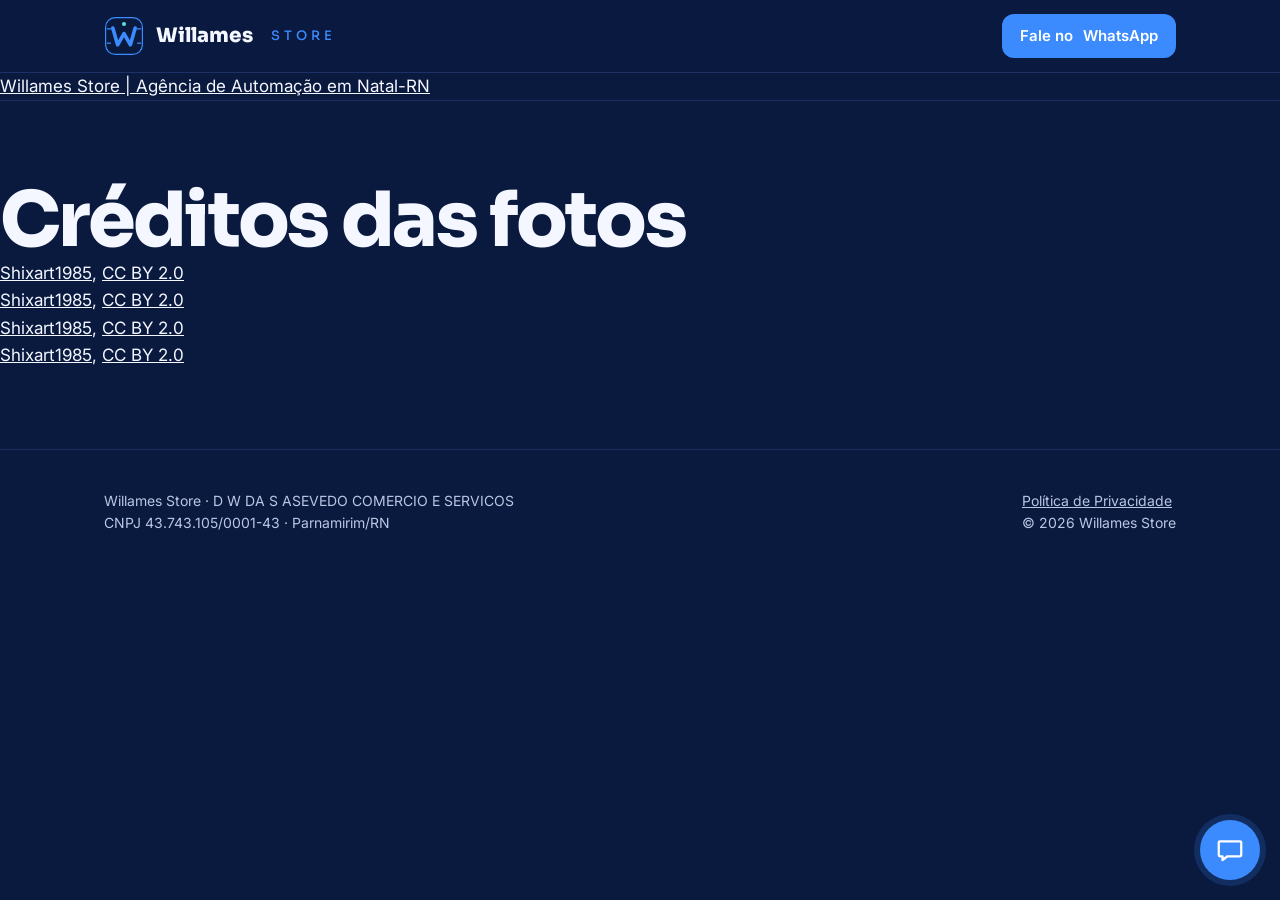
<file: credits.html>
<!doctype html>
<html lang="pt-BR">
<head>
<meta charset="utf-8">
<meta name="viewport" content="width=device-width, initial-scale=1">
<title>Willames Store | Agência de Automação em Natal-RN: créditos das fotos</title>
<meta name="description" content="The photographers, licences and source pages of the photographs on the Willames Store | Agência de Automação em Natal-RN website.">
<link rel="icon" href="logo.svg" type="image/svg+xml">
<meta property="og:title" content="Willames Store | Agência de Automação">
<meta property="og:description" content="Tecnologia que atende, vende e organiza o seu negócio.">
<meta property="og:type" content="website">
<link rel="preconnect" href="https://fonts.googleapis.com">
<link rel="preconnect" href="https://fonts.gstatic.com" crossorigin>
<link href="https://fonts.googleapis.com/css2?family=Sora:wght@500;700;800&family=Inter:wght@400;500;600&display=swap" rel="stylesheet">
<style>
:root{--noite:#0A1A3F;--card:#11265A;--borda:#2A4380;--azul:#3B8BFF;--ciano:#5CE1E6;--texto:#F4F7FF;--apoio:#B9C6E4}
*{margin:0;padding:0;box-sizing:border-box}
html{scroll-behavior:smooth}
body{background:var(--noite);color:var(--texto);font-family:Inter,system-ui,sans-serif;font-size:17px;line-height:1.6;-webkit-font-smoothing:antialiased}
a{color:inherit}
.wrap{max-width:1120px;margin:0 auto;padding:0 24px}
header{position:sticky;top:0;z-index:10;background:rgba(10,26,63,.92);backdrop-filter:blur(8px);border-bottom:1px solid rgba(42,67,128,.6)}
.nav{display:flex;align-items:center;justify-content:space-between;height:72px}
.marca{display:flex;align-items:center;gap:12px;text-decoration:none;font-family:Sora;font-weight:800;font-size:20px}
.marca small{font-weight:500;font-size:13px;letter-spacing:.3em;color:var(--azul);margin-left:6px}
.btn{display:inline-flex;align-items:center;gap:10px;background:var(--azul);color:#fff;text-decoration:none;font-weight:600;padding:14px 24px;border-radius:12px;transition:filter .15s}
.btn:hover{filter:brightness(1.1)}
.btn.sec{background:transparent;border:1px solid var(--borda)}
.nav .btn{padding:10px 18px;font-size:15px}
.hero{padding-top:96px;padding-bottom:80px}
.kicker{font-size:13px;font-weight:600;letter-spacing:.26em;text-transform:uppercase;color:var(--ciano);margin-bottom:20px}
h1{font-family:Sora;font-weight:800;font-size:clamp(40px,6.4vw,76px);line-height:1.04;letter-spacing:-.035em;max-width:900px}
h1 em{font-style:normal;color:var(--ciano)}
.hero p{font-size:clamp(18px,2.2vw,22px);color:var(--apoio);max-width:640px;margin:28px 0 40px}
.acoes{display:flex;gap:14px;flex-wrap:wrap}
section{padding:80px 0;border-top:1px solid rgba(42,67,128,.5)}
h2{font-family:Sora;font-weight:800;font-size:clamp(30px,4.2vw,46px);line-height:1.1;letter-spacing:-.03em;margin-bottom:16px}
.lead{color:var(--apoio);max-width:620px;margin-bottom:48px}
.grid{display:grid;grid-template-columns:repeat(auto-fit,minmax(260px,1fr));gap:18px}
.card{background:var(--card);border:1px solid var(--borda);border-radius:18px;padding:30px}
.card svg{width:44px;height:44px;margin-bottom:20px}
.card h3{font-family:Sora;font-weight:700;font-size:21px;margin-bottom:8px;letter-spacing:-.01em}
.card p{color:var(--apoio);font-size:16px}
.passos{counter-reset:p;display:grid;grid-template-columns:repeat(auto-fit,minmax(240px,1fr));gap:18px}
.passo{padding:28px 0 0;border-top:3px solid var(--azul)}
.passo:before{counter-increment:p;content:"0" counter(p);font-family:Sora;font-weight:800;font-size:44px;color:var(--azul);display:block;margin-bottom:10px;letter-spacing:-.04em}
.passo h3{font-family:Sora;font-weight:700;font-size:20px;margin-bottom:6px}
.passo p{color:var(--apoio);font-size:16px}
.contato{background:var(--azul);border-radius:24px;padding:56px 40px;text-align:center}
.contato h2{color:#fff}
.contato p{color:#EAF2FF;max-width:560px;margin:0 auto 32px}
.contato .btn{background:var(--noite)}
.contato .links{margin-top:22px;font-size:15px;color:#EAF2FF}
footer{padding:40px 0 56px;color:var(--apoio);font-size:14px;border-top:1px solid rgba(42,67,128,.5)}
footer .wrap{display:flex;flex-wrap:wrap;gap:18px 40px;justify-content:space-between}
footer a{color:var(--apoio)}
.zap{position:fixed;right:20px;bottom:20px;width:60px;height:60px;border-radius:50%;background:var(--azul);display:flex;align-items:center;justify-content:center;box-shadow:0 0 0 6px rgba(59,139,255,.18)}
@media (max-width:600px){.nav .btn span{display:none}.hero{padding-top:64px;padding-bottom:56px}section{padding:60px 0}.contato{padding:44px 22px}}
</style>
</head>
<body>
<header><div class="wrap nav">
  <a class="marca" href="#"><svg viewBox="0 0 100 100" width="40" height="40" aria-hidden="true"><rect x="4" y="4" width="92" height="92" rx="24" fill="#0A1A3F" stroke="#3B8BFF" stroke-width="3"/><path d="M8 32h10M82 32h10M8 68h8M84 68h8" stroke="#3B8BFF" stroke-width="3" stroke-linecap="round"/><polyline points="22,30 34,72 50,44 66,72 78,30" fill="none" stroke="#3B8BFF" stroke-width="9" stroke-linejoin="round" stroke-linecap="round"/><circle cx="50" cy="20" r="5" fill="#5CE1E6"/></svg>Willames<small>STORE</small></a>
  <a class="btn" href="https://wa.me/5584988674691?text=Oi%20Daniel%2C%20vi%20o%20site%20da%20Willames%20Store%20e%20quero%20saber%20mais" target="_blank" rel="noopener"><span>Fale no</span> WhatsApp</a>
</div></header>

<main>
  <p><a class="link" href="index.html">Willames Store | Agência de Automação em Natal-RN</a></p>
  <section class="credits-list" id="credits" aria-labelledby="credits-h">
    <h1 id="credits-h">Créditos das fotos</h1>
    <ul>
      <li><a href="https://commons.wikimedia.org/wiki/File:Young_woman_using_a_smartphone_in_the_gym.jpg">Shixart1985</a>, <a href="https://creativecommons.org/licenses/by/2.0">CC BY 2.0</a></li>
      <li><a href="https://commons.wikimedia.org/wiki/File:Middle-aged_woman_using_a_smartphone_with_laptop.jpg">Shixart1985</a>, <a href="https://creativecommons.org/licenses/by/2.0">CC BY 2.0</a></li>
      <li><a href="https://commons.wikimedia.org/wiki/File:Woman_using_smartphone_while_listening_to_music_in_a_fitness_setting_during_the_day.jpg">Shixart1985</a>, <a href="https://creativecommons.org/licenses/by/2.0">CC BY 2.0</a></li>
      <li><a href="https://commons.wikimedia.org/wiki/File:Woman_holds_a_cushion_while_using_her_smartphone_at_home.jpg">Shixart1985</a>, <a href="https://creativecommons.org/licenses/by/2.0">CC BY 2.0</a></li>
    </ul>
  </section>
</main>

<footer><div class="wrap">
  <div>Willames Store · D W DA S ASEVEDO COMERCIO E SERVICOS<br>CNPJ 43.743.105/0001-43 · Parnamirim/RN</div>
  <div><a href="politica-de-privacidade.html">Política de Privacidade</a><br>© 2026 Willames Store</div>
</div></footer>

<a class="zap" href="https://wa.me/5584988674691?text=Oi%20Daniel%2C%20vi%20o%20site%20da%20Willames%20Store%20e%20quero%20saber%20mais" target="_blank" rel="noopener" aria-label="Falar no WhatsApp"><svg viewBox="0 0 24 24" width="30" height="30" fill="none" stroke="#fff" stroke-width="1.8" stroke-linecap="round" stroke-linejoin="round"><path d="M4 5h16a1 1 0 0 1 1 1v10a1 1 0 0 1-1 1H10l-4 3v-3H4a1 1 0 0 1-1-1V6a1 1 0 0 1 1-1z"/></svg></a>
</body>
</html>
</file>
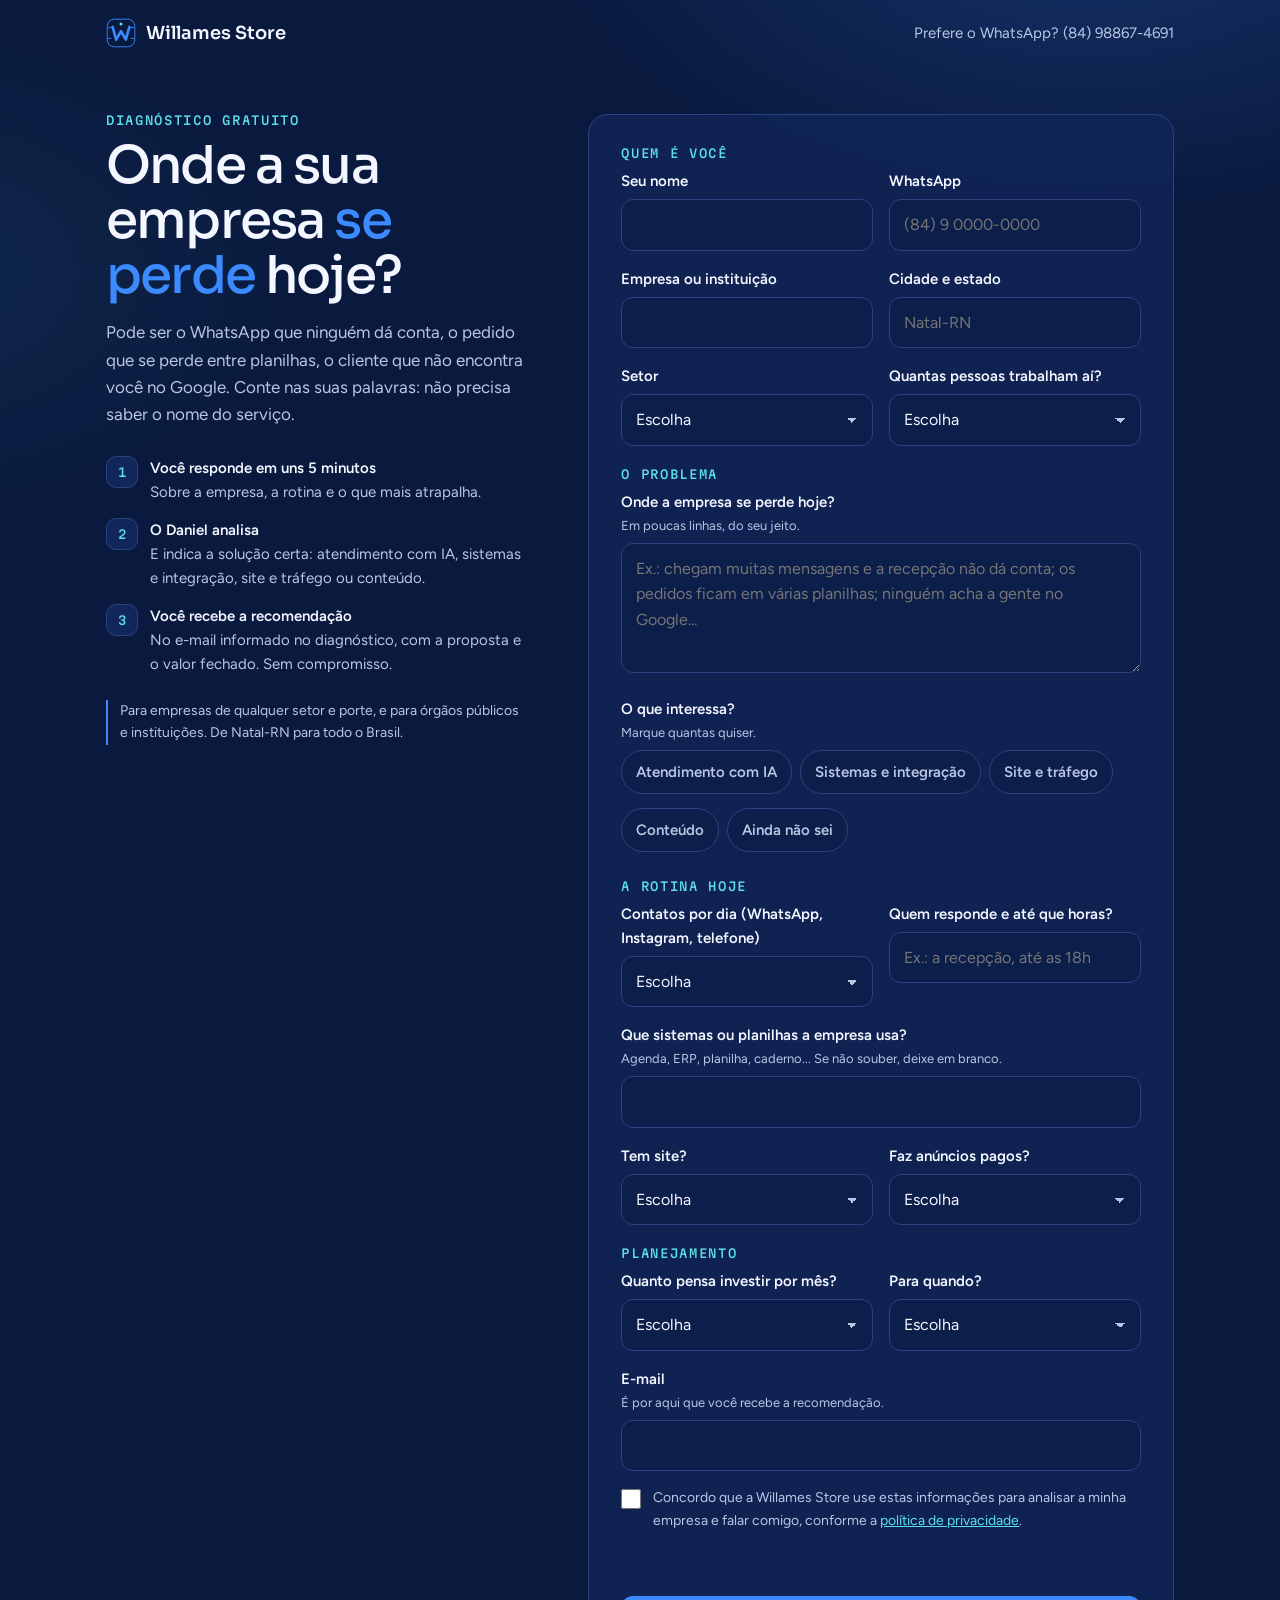
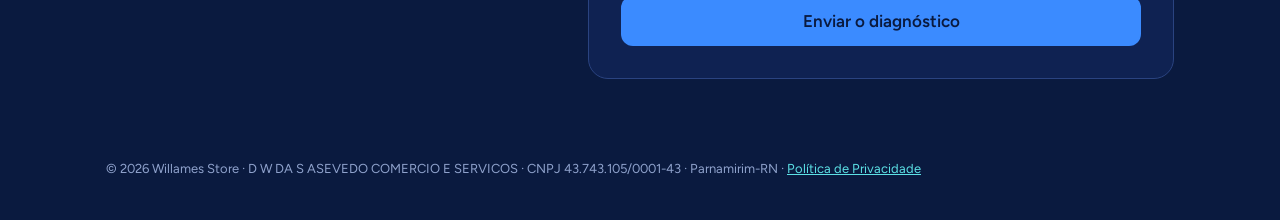
<file: diagnostico.html>
<!doctype html>
<html lang="pt-BR">
<head>
<meta charset="utf-8">
<meta name="viewport" content="width=device-width, initial-scale=1, viewport-fit=cover">
<title>Diagnóstico gratuito | Willames Store</title>
<meta name="description" content="Conte onde a sua empresa se perde hoje. A Willames Store analisa e indica a solução certa: atendimento com IA, sistemas e integração, site e tráfego ou conteúdo. Depois, a proposta com valor fechado.">
<meta property="og:type" content="website">
<meta property="og:title" content="Diagnóstico gratuito | Willames Store">
<meta property="og:description" content="Onde a sua empresa se perde hoje? Responda em 5 minutos e receba a recomendação.">
<meta property="og:url" content="https://willamesstore.com.br/diagnostico.html">
<meta property="og:image" content="https://willamesstore.com.br/share.jpg">
<link rel="canonical" href="https://willamesstore.com.br/diagnostico.html">
<link rel="icon" href="logo.svg" type="image/svg+xml">
<meta name="theme-color" content="#0a1a3f">
<link rel="preconnect" href="https://fonts.googleapis.com">
<link rel="preconnect" href="https://fonts.gstatic.com" crossorigin>
<link href="https://fonts.googleapis.com/css2?family=Sora:wght@400..700&family=Figtree:wght@400..600&family=Martian+Mono:wght@400..500&display=swap" rel="stylesheet">
<style>
:root {
  --bg: #0a1a3f; --surface: #11265a; --line: #2a4380; --ink: #f4f7ff; --muted: #b9c6e4;
  --accent: #3b8bff; --cyan: #5ce1e6; --error: #ff8a8a; --ok: #6fe3a5;
  --display: "Sora", system-ui, sans-serif; --text: "Figtree", system-ui, sans-serif; --mono: "Martian Mono", ui-monospace, monospace;
}
* { box-sizing: border-box; }
html { -webkit-text-size-adjust: 100%; }
body { margin: 0; background: var(--bg); color: var(--ink); font: 400 17px/1.6 var(--text);
  background-image: radial-gradient(900px 500px at 85% -10%, rgb(59 139 255 / .22), transparent 60%), radial-gradient(700px 400px at -10% 30%, rgb(92 225 230 / .08), transparent 60%); background-attachment: fixed; }
a { color: var(--cyan); }
.top { max-width: 1100px; margin: 0 auto; padding: 18px 16px; display: flex; align-items: center; justify-content: space-between; gap: 16px; }
.logo { display: inline-flex; align-items: center; gap: 10px; color: var(--ink); text-decoration: none; font: 600 18px var(--display); }
.top__wa { color: var(--muted); font-size: 15px; text-decoration: none; }
.top__wa:hover { color: var(--ink); }
@media (max-width: 559px) { .top__wa span { display: none; } }
.wrap { max-width: 1100px; margin: 0 auto; padding: 24px 16px 80px; display: grid; gap: 40px; }
@media (min-width: 960px) { .wrap { grid-template-columns: 5fr 7fr; gap: 64px; align-items: start; padding-top: 48px; } .intro { position: sticky; top: 32px; } }
.eyebrow { margin: 0 0 12px; font: 500 12px/1 var(--mono); letter-spacing: .14em; text-transform: uppercase; color: var(--cyan); }
h1 { margin: 0; font: 500 clamp(32px, 5vw, 52px)/1.06 var(--display); letter-spacing: -0.035em; }
h1 em { font-style: normal; color: var(--accent); }
.lead { color: var(--muted); margin: 16px 0 0; max-width: 46ch; }
.steps { list-style: none; padding: 0; margin: 28px 0 0; display: grid; gap: 14px; }
.steps li { display: grid; grid-template-columns: 32px 1fr; gap: 12px; color: var(--muted); font-size: 15px; }
.steps b { display: block; color: var(--ink); font-weight: 600; }
.steps span.n { width: 32px; height: 32px; border-radius: 10px; display: grid; place-items: center; background: var(--surface); border: 1px solid var(--line); font: 500 12px var(--mono); color: var(--cyan); }
.note { margin: 24px 0 0; font-size: 14px; color: var(--muted); border-left: 2px solid var(--accent); padding-left: 12px; }
form { background: rgb(17 38 90 / .72); border: 1px solid var(--line); border-radius: 20px; padding: 24px 18px; display: grid; gap: 22px; }
@media (min-width: 640px) { form { padding: 32px; } }
fieldset { border: 0; padding: 0; margin: 0; display: grid; gap: 16px; }
legend { padding: 0; margin-bottom: 10px; font: 500 12px/1 var(--mono); letter-spacing: .14em; text-transform: uppercase; color: var(--cyan); }
.row { display: grid; gap: 16px; }
@media (min-width: 640px) { .row--2 { grid-template-columns: 1fr 1fr; } }
label, .label { display: block; font-weight: 600; font-size: 15px; margin-bottom: 6px; }
.hint { display: block; font-weight: 400; color: var(--muted); font-size: 13px; margin-top: 2px; }
input[type=text], input[type=tel], input[type=email], select, textarea {
  width: 100%; font: inherit; font-size: 16px; color: var(--ink); background: #0c1e4a; border: 1px solid var(--line); border-radius: 12px; padding: 12px 14px; }
textarea { min-height: 130px; resize: vertical; }
select { appearance: none; background-image: linear-gradient(45deg, transparent 50%, var(--muted) 50%), linear-gradient(135deg, var(--muted) 50%, transparent 50%); background-position: calc(100% - 20px) 52%, calc(100% - 15px) 52%; background-size: 5px 5px; background-repeat: no-repeat; padding-right: 40px; }
input:focus-visible, select:focus-visible, textarea:focus-visible { outline: 2px solid var(--accent); outline-offset: 1px; border-color: var(--accent); }
.chips { display: flex; flex-wrap: wrap; gap: 8px; }
.chip { position: relative; }
.chip input { position: absolute; opacity: 0; inset: 0; cursor: pointer; }
.chip span { display: inline-block; padding: 9px 14px; border-radius: 999px; border: 1px solid var(--line); background: #0c1e4a; font-size: 15px; color: var(--muted); cursor: pointer; }
.chip input:checked + span { background: var(--accent); border-color: var(--accent); color: #0a1a3f; font-weight: 600; }
.chip input:focus-visible + span { outline: 2px solid var(--cyan); outline-offset: 2px; }
.check { display: grid; grid-template-columns: 22px 1fr; gap: 10px; font-weight: 400; font-size: 14px; color: var(--muted); }
.check input { width: 20px; height: 20px; margin: 2px 0 0; accent-color: var(--accent); }
.hp { position: absolute; left: -9999px; width: 1px; height: 1px; overflow: hidden; }
button { font: 600 17px var(--text); color: #0a1a3f; background: var(--accent); border: 0; border-radius: 12px; padding: 15px 22px; cursor: pointer; width: 100%; }
button:hover { filter: brightness(1.08); }
button:disabled { opacity: .6; cursor: wait; }
.btn-wa { display: flex; align-items: center; justify-content: center; gap: 10px; background: transparent; color: var(--ink); border: 1px solid #25d366; margin-top: -10px; }
.btn-wa:hover { background: rgb(37 211 102 / .12); filter: none; }
.wa-hint { margin: -14px 0 0; font-size: 13px; color: var(--muted); text-align: center; }
.err { color: var(--error); font-size: 14px; margin: 0; min-height: 1em; }
.done { display: none; text-align: left; }
.done h2 { font: 500 28px/1.15 var(--display); margin: 0 0 8px; letter-spacing: -0.02em; }
.done p { color: var(--muted); margin: 0 0 12px; }
.sent form { display: none; }
.sent .done { display: block; background: rgb(17 38 90 / .72); border: 1px solid var(--line); border-radius: 20px; padding: 32px; }
.foot { max-width: 1100px; margin: 0 auto; padding: 0 16px 40px; color: #8fa2cc; font-size: 13px; }
</style>
</head>
<body>
<header class="top">
  <a class="logo" href="index.html"><img src="logo.svg" alt="" width="30" height="30">Willames Store</a>
  <a class="top__wa" href="https://wa.me/5584988674691?text=Oi%20Daniel%2C%20vim%20pela%20p%C3%A1gina%20do%20diagn%C3%B3stico"><span>Prefere o WhatsApp? </span>(84) 98867-4691</a>
</header>

<main class="wrap" id="topo">
  <section class="intro" aria-labelledby="h">
    <p class="eyebrow">Diagnóstico gratuito</p>
    <h1 id="h">Onde a sua empresa <em>se perde</em> hoje?</h1>
    <p class="lead">Pode ser o WhatsApp que ninguém dá conta, o pedido que se perde entre planilhas, o cliente que não encontra você no Google. Conte nas suas palavras: não precisa saber o nome do serviço.</p>
    <ol class="steps">
      <li><span class="n">1</span><div><b>Você responde em uns 5 minutos</b>Sobre a empresa, a rotina e o que mais atrapalha.</div></li>
      <li><span class="n">2</span><div><b>O Daniel analisa</b>E indica a solução certa: atendimento com IA, sistemas e integração, site e tráfego ou conteúdo.</div></li>
      <li><span class="n">3</span><div><b>Você recebe a recomendação</b>No e-mail informado no diagnóstico, com a proposta e o valor fechado. Sem compromisso.</div></li>
    </ol>
    <p class="note">Para empresas de qualquer setor e porte, e para órgãos públicos e instituições. De Natal-RN para todo o Brasil.</p>
  </section>

  <section aria-label="Formulário do diagnóstico" id="area">
    <form id="f" novalidate>
      <fieldset>
        <legend>Quem é você</legend>
        <div class="row row--2">
          <div><label for="nome">Seu nome</label><input id="nome" name="Nome" type="text" autocomplete="name" required></div>
          <div><label for="whats">WhatsApp</label><input id="whats" name="WhatsApp" type="tel" autocomplete="tel" inputmode="tel" placeholder="(84) 9 0000-0000" required></div>
        </div>
        <div class="row row--2">
          <div><label for="empresa">Empresa ou instituição</label><input id="empresa" name="Empresa" type="text" autocomplete="organization" required></div>
          <div><label for="cidade">Cidade e estado</label><input id="cidade" name="Cidade" type="text" placeholder="Natal-RN"></div>
        </div>
        <div class="row row--2">
          <div><label for="setor">Setor</label>
            <select id="setor" name="Setor" required>
              <option value="">Escolha</option>
              <option>Clínica ou saúde</option><option>Comércio ou loja</option><option>Indústria ou fábrica</option>
              <option>Serviços (escritório, consultoria, imobiliária...)</option><option>Restaurante ou alimentação</option>
              <option>Educação</option><option>Órgão público ou instituição</option><option>Outro</option>
            </select></div>
          <div><label for="tamanho">Quantas pessoas trabalham aí?</label>
            <select id="tamanho" name="Tamanho">
              <option value="">Escolha</option><option>Só eu</option><option>2 a 5</option><option>6 a 20</option><option>21 a 100</option><option>Mais de 100</option>
            </select></div>
        </div>
      </fieldset>

      <fieldset>
        <legend>O problema</legend>
        <div><label for="dor">Onde a empresa se perde hoje? <span class="hint">Em poucas linhas, do seu jeito.</span></label>
          <textarea id="dor" name="Onde se perde" required placeholder="Ex.: chegam muitas mensagens e a recepção não dá conta; os pedidos ficam em várias planilhas; ninguém acha a gente no Google..."></textarea></div>
        <div><span class="label">O que interessa? <span class="hint">Marque quantas quiser.</span></span>
          <div class="chips" role="group" aria-label="Frentes de interesse">
            <label class="chip"><input type="checkbox" name="Frentes" value="Atendimento com IA"><span>Atendimento com IA</span></label>
            <label class="chip"><input type="checkbox" name="Frentes" value="Sistemas e integração"><span>Sistemas e integração</span></label>
            <label class="chip"><input type="checkbox" name="Frentes" value="Site e tráfego"><span>Site e tráfego</span></label>
            <label class="chip"><input type="checkbox" name="Frentes" value="Conteúdo"><span>Conteúdo</span></label>
            <label class="chip"><input type="checkbox" name="Frentes" value="Ainda não sei"><span>Ainda não sei</span></label>
          </div></div>
      </fieldset>

      <fieldset>
        <legend>A rotina hoje</legend>
        <div class="row row--2">
          <div><label for="msgs">Contatos por dia (WhatsApp, Instagram, telefone)</label>
            <select id="msgs" name="Contatos por dia"><option value="">Escolha</option><option>Até 10</option><option>11 a 30</option><option>31 a 100</option><option>Mais de 100</option><option>Não sei</option></select></div>
          <div><label for="quem">Quem responde e até que horas?</label><input id="quem" name="Quem responde" type="text" placeholder="Ex.: a recepção, até as 18h"></div>
        </div>
        <div><label for="sistemas">Que sistemas ou planilhas a empresa usa? <span class="hint">Agenda, ERP, planilha, caderno... Se não souber, deixe em branco.</span></label>
          <input id="sistemas" name="Sistemas usados" type="text"></div>
        <div class="row row--2">
          <div><label for="site">Tem site?</label><select id="site" name="Tem site"><option value="">Escolha</option><option>Sim</option><option>Não</option><option>Tenho, mas está desatualizado</option></select></div>
          <div><label for="anuncios">Faz anúncios pagos?</label><select id="anuncios" name="Anuncios pagos"><option value="">Escolha</option><option>Não</option><option>Sim, no Instagram/Facebook</option><option>Sim, no Google</option><option>Sim, nos dois</option></select></div>
        </div>
      </fieldset>

      <fieldset>
        <legend>Planejamento</legend>
        <div class="row row--2">
          <div><label for="invest">Quanto pensa investir por mês?</label>
            <select id="invest" name="Investimento mensal"><option value="">Escolha</option><option>Até R$ 500</option><option>R$ 500 a R$ 1.000</option><option>R$ 1.000 a R$ 3.000</option><option>Acima de R$ 3.000</option><option>Prefiro conversar</option></select></div>
          <div><label for="prazo">Para quando?</label>
            <select id="prazo" name="Prazo"><option value="">Escolha</option><option>O quanto antes</option><option>Nos próximos 30 dias</option><option>Nos próximos 3 meses</option><option>Só pesquisando</option></select></div>
        </div>
        <div><label for="email">E-mail <span class="hint">É por aqui que você recebe a recomendação.</span></label><input id="email" name="E-mail" type="email" autocomplete="email" required></div>
        <label class="check"><input type="checkbox" id="lgpd" required><span>Concordo que a Willames Store use estas informações para analisar a minha empresa e falar comigo, conforme a <a href="politica-de-privacidade.html" target="_blank" rel="noopener">política de privacidade</a>.</span></label>
      </fieldset>

      <div class="hp" aria-hidden="true"><label for="hp">Não preencha</label><input id="hp" type="text" name="botcheck" tabindex="-1" autocomplete="off"></div>
      <p class="err" id="err" role="alert"></p>
      <button type="submit" id="btn">Enviar o diagnóstico</button>
    </form>

    <div class="done" id="done" tabindex="-1">
      <p class="eyebrow">Recebido</p>
      <h2>Obrigado! O diagnóstico chegou.</h2>
      <p>O Daniel vai analisar e enviar a recomendação no e-mail informado. Se quiser adiantar a conversa, chame agora:</p>
      <p><a href="https://wa.me/5584988674691?text=Oi%20Daniel%2C%20acabei%20de%20enviar%20o%20diagn%C3%B3stico%20pelo%20site">Falar com o Daniel no WhatsApp</a> · <a href="index.html">Voltar ao site</a></p>
    </div>
  </section>
</main>

<p class="foot">&copy; 2026 Willames Store · D W DA S ASEVEDO COMERCIO E SERVICOS · CNPJ 43.743.105/0001-43 · Parnamirim-RN · <a href="politica-de-privacidade.html">Política de Privacidade</a></p>

<script>
  // envia para o e-mail da Willames Store (Web3Forms) e mostra a confirmação na própria página
  const f = document.getElementById('f'), err = document.getElementById('err'), btn = document.getElementById('btn');
  const confere = () => {
    err.textContent = '';
    const falta = [...f.querySelectorAll('[required]')].find(el => el.type === 'checkbox' ? !el.checked : !el.value.trim());
    if (falta) { err.textContent = falta.id === 'lgpd' ? 'Marque a concordância para enviar.' : 'Preencha os campos obrigatórios: nome, WhatsApp, empresa, setor, onde a empresa se perde e e-mail.'; falta.focus(); return null; }
    if (f.botcheck.value) return null;
    const d = {};
    new FormData(f).forEach((v, k) => { if (k === 'botcheck') return; d[k] = d[k] ? d[k] + ', ' + v : v; });
    return d;
  };
  f.addEventListener('submit', async e => {
    e.preventDefault();
    const d = confere(); if (!d) return;
    // Web3Forms: entrega no willamesstore@gmail.com (chave pública do formulário, não é senha)
    d.access_key = '17b2cdde-d782-47cd-9a50-6bfd3e91718c';
    d.subject = 'Diagnóstico pelo site: ' + (d['Empresa'] || d['Nome']);
    d.from_name = 'Site Willames Store';
    if (d['E-mail']) d.replyto = d['E-mail'];
    btn.disabled = true; btn.textContent = 'Enviando...';
    try {
      // no máximo 10 segundos de espera: se o serviço de envio estiver lento, a página não trava
      const ctl = new AbortController(); const tempo = setTimeout(() => ctl.abort(), 10000);
      const r = await fetch('https://api.web3forms.com/submit', { method: 'POST', headers: { Accept: 'application/json' }, body: Object.entries(d).reduce((fd, [k, v]) => (fd.append(k, v), fd), new FormData()), signal: ctl.signal });
      clearTimeout(tempo);
      const j = await r.json().catch(() => ({}));
      if (!r.ok || String(j.success) !== 'true') throw new Error(j.message || 'falha');
      document.getElementById('area').classList.add('sent');
      document.getElementById('done').focus();
      window.scrollTo({ top: document.getElementById('area').offsetTop - 16, behavior: 'smooth' });
    } catch (x) {
      err.innerHTML = 'O envio está demorando mais que o normal. Suas respostas continuam aqui: tente de novo em alguns minutos ou fale direto com o Daniel pelo <a href="https://wa.me/5584988674691">WhatsApp (84) 98867-4691</a>.';
      btn.disabled = false; btn.textContent = 'Enviar o diagnóstico';
    }
  });
</script>
</body>
</html>
</file>
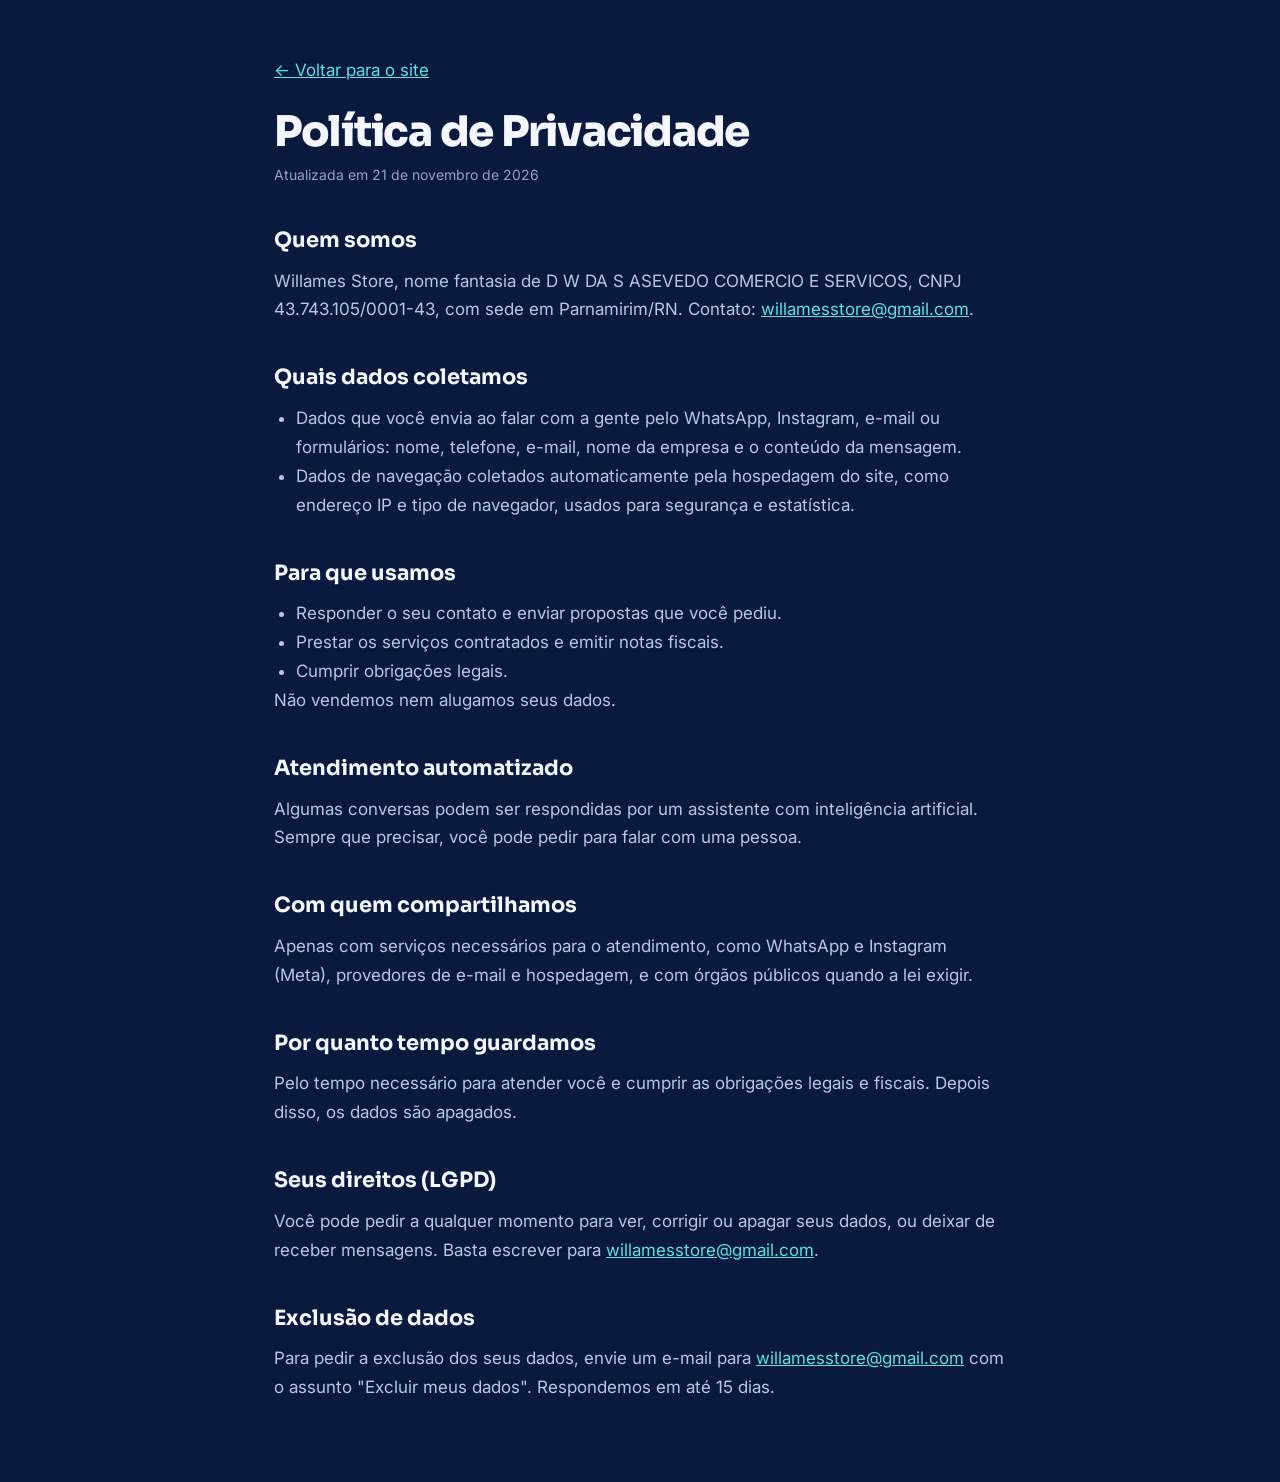
<file: politica-de-privacidade.html>
<!doctype html>
<html lang="pt-BR">
<head>
<meta charset="utf-8">
<meta name="viewport" content="width=device-width, initial-scale=1">
<title>Política de Privacidade | Willames Store</title>
<link rel="icon" href="logo.svg" type="image/svg+xml">
<link href="https://fonts.googleapis.com/css2?family=Sora:wght@700;800&family=Inter:wght@400;500;600&display=swap" rel="stylesheet">
<style>
*{margin:0;padding:0;box-sizing:border-box}
body{background:#0A1A3F;color:#F4F7FF;font-family:Inter,system-ui,sans-serif;line-height:1.7;font-size:17px}
.wrap{max-width:780px;margin:0 auto;padding:56px 24px 80px}
a{color:#5CE1E6}
h1{font-family:Sora;font-weight:800;font-size:clamp(30px,5vw,42px);letter-spacing:-.03em;line-height:1.1;margin:24px 0 8px}
h2{font-family:Sora;font-weight:700;font-size:21px;margin:36px 0 8px}
p,li{color:#B9C6E4}
ul{padding-left:22px}
.data{font-size:14px;color:#8FA2CC}
</style>
</head>
<body><div class="wrap">
<a href="index.html">← Voltar para o site</a>
<h1>Política de Privacidade</h1>
<p class="data">Atualizada em 21 de novembro de 2026</p>

<h2>Quem somos</h2>
<p>Willames Store, nome fantasia de D W DA S ASEVEDO COMERCIO E SERVICOS, CNPJ 43.743.105/0001-43, com sede em Parnamirim/RN. Contato: <a href="mailto:willamesstore@gmail.com">willamesstore@gmail.com</a>.</p>

<h2>Quais dados coletamos</h2>
<ul>
<li>Dados que você envia ao falar com a gente pelo WhatsApp, Instagram, e-mail ou formulários: nome, telefone, e-mail, nome da empresa e o conteúdo da mensagem.</li>
<li>Dados de navegação coletados automaticamente pela hospedagem do site, como endereço IP e tipo de navegador, usados para segurança e estatística.</li>
</ul>

<h2>Para que usamos</h2>
<ul>
<li>Responder o seu contato e enviar propostas que você pediu.</li>
<li>Prestar os serviços contratados e emitir notas fiscais.</li>
<li>Cumprir obrigações legais.</li>
</ul>
<p>Não vendemos nem alugamos seus dados.</p>

<h2>Atendimento automatizado</h2>
<p>Algumas conversas podem ser respondidas por um assistente com inteligência artificial. Sempre que precisar, você pode pedir para falar com uma pessoa.</p>

<h2>Com quem compartilhamos</h2>
<p>Apenas com serviços necessários para o atendimento, como WhatsApp e Instagram (Meta), provedores de e-mail e hospedagem, e com órgãos públicos quando a lei exigir.</p>

<h2>Por quanto tempo guardamos</h2>
<p>Pelo tempo necessário para atender você e cumprir as obrigações legais e fiscais. Depois disso, os dados são apagados.</p>

<h2>Seus direitos (LGPD)</h2>
<p>Você pode pedir a qualquer momento para ver, corrigir ou apagar seus dados, ou deixar de receber mensagens. Basta escrever para <a href="mailto:willamesstore@gmail.com">willamesstore@gmail.com</a>.</p>

<h2>Exclusão de dados</h2>
<p>Para pedir a exclusão dos seus dados, envie um e-mail para <a href="mailto:willamesstore@gmail.com">willamesstore@gmail.com</a> com o assunto "Excluir meus dados". Respondemos em até 15 dias.</p>
</div></body>
</html>
</file>
<file: assets/system.css>
/*
  taste-skill system.css - the one system for the page. Link it first, then assets/ui/cards.css (the
  feature card, its panel and the fragment placements), then set the palette (--p-*), the fonts and
  the radius set on :root in the page (node scripts/start.mjs prints that block).
  Do not add a second grid, spacing scale, type scale, radius scale, button or card style.
*/

/* ---------------------------------------------------------------- tokens */
:root {
  /* palette (hex only; fx.js reads --bg --surface --ink --muted --accent --accent-ink) */
  --p-bg: #ffffff;
  --p-surface: #f4f4f4;
  --p-ink: #111111;
  --p-muted: #6b6b6b;
  --p-accent: #1a4be0;
  --p-accent-ink: #ffffff;
  --p-action: #1a4be0;      /* buttons, links, focus: the accent, or the ink when the accent is too pale */
  --p-action-ink: #ffffff;
  --p-inv-bg: #111111;
  --p-inv-surface: #1c1c1c;
  --p-inv-ink: #f4f4f4;
  --p-inv-muted: #a3a3a3;
  --p-inv-accent: #ffffff;
  --p-inv-accent-ink: #111111;
  --p-inv-action: #ffffff;
  --p-inv-action-ink: #111111;
  /* the lit ground behind UI and in the closing band (references/cards.md), one per page, tech pages only
     (none on kind other, which is flat): <html data-ground="sand|sky|sage|painting">. system.js gives it to every ground
     that holds UI, on light and dark pages alike; --hue on one panel changes only its accent */
  --ground-bg: #d9ccb7; --ground-surface: #e9e0d2; --ground-ink: #2a2622; --ground-muted: #5a534a; --ground-accent: #a8794a;

  /* fonts */
  --font-display: system-ui, -apple-system, "Segoe UI", sans-serif;
  --font-text: system-ui, -apple-system, "Segoe UI", sans-serif;
  --font-mono: ui-monospace, "SFMono-Regular", Menlo, Consolas, monospace;
  --display-weight: 400;    /* headlines 400; 500 on a tech page (software, gaming, hardware) */
  --display-tracking: -0.025em;

  /* the page rhythm (references/layout-v4.md): one section per screen. The header is fixed and
     --nav tall; every section is padded --padt above and --padb (plus the phone action bar, --bar)
     below, and is exactly one or two screens tall (--h: 1 or 2; --hm on a phone). The hero's words
     start --hgap under the header and its content ends --hpadb above the fold. */
  --nav: 72px;
  --padt: 120px;
  --padb: 72px;
  --hgap: 48px;
  --hpadb: 64px;
  --bar: 0px;
  /* grid: one .wrap (alias .container) for the header, every section and the footer, the same
     --gut on both sides: 1280 wide at x 80-1360 at 1440, 342 at x 24-366 at 390 */
  --container: 1280px;
  --gut: 80px;
  --pad: var(--gut);
  --gutter: 24px;

  /* spacing: 4/8 scale */
  --s-1: 4px;  --s-2: 8px;  --s-3: 12px; --s-4: 16px; --s-5: 24px;
  --s-6: 32px; --s-7: 48px; --s-8: 64px; --s-9: 96px; --s-10: 128px;
  --section: 40px;      /* only a .section outside main (the kit's demo pages); every main > section and
                           footer.closing take --padt and --padb */
  --section-band: 56px; /* the same for an older footer outside footer.closing */
  --head-gap: 48px;     /* the one heading-to-content gap, 32 on a phone (layout.css reads it as --ly-head-gap) */
  --card-pad: 16px;     /* card padding (cards.css sets its own for cards with a panel) */
  --card-gap: 16px;     /* gap between cards */

  /* type scale (the only sizes on the page) */
  --t-label: 13px;
  --t-small: 14px;
  --t-body: 16px;
  --t-lead: 18px;
  --t-card: 18px;
  --t-h3: 24px;
  /* straight lines from the phone size at 390 to the desktop size at 1440 (system.md's table) */
  --t-h2: clamp(30px, 1.72vw + 23.3px, 48px);
  --t-h1: clamp(38px, 3.24vw + 25.4px, 72px);
  /* a big number stays a step under the h2 (VI-11): 38 at 1440, 28 at 390, so it never reads as a
     section heading; a stats row and a price set their own, smaller still */
  --t-stat: clamp(28px, .952vw + 24.29px, 38px);

  /* radius: one scale (soft by default; data-radius on <html> switches it) */
  --r-sm: 8px;  --r-md: 12px; --r-lg: 20px; --r-btn: 8px;

  /* controls (fixed here; a page never adds its own) */
  --btn-h: 44px;
  --btn-h-sm: 36px;
  --nav-h: var(--nav);  /* the older name, kept for the kit's files */
  --icon: 16px;         /* small icons: socials, menu chevrons, mono brand marks */

  /* motion: the one UI ease-out (motion.css --m-ease and ui/base.css --u-ease read it; references/motion.md) */
  --ease: cubic-bezier(.2, .8, .2, 1);
  --dur: 180ms;
}
html[data-radius="sharp"] { --r-sm: 4px; --r-md: 6px;  --r-lg: 8px;  --r-btn: 4px; }
html[data-radius="soft"]  { --r-sm: 8px; --r-md: 12px; --r-lg: 20px; --r-btn: 8px; }
html[data-radius="round"] { --r-sm: 10px; --r-md: 16px; --r-lg: 24px; --r-btn: 999px; }
/* the four lit grounds (references/cards.md); sand is the default above. painting goes with
   painterly-landscape (x.ai's daylight sky over olive hills) */
html[data-ground="sky"]      { --ground-bg: #c6d3df; --ground-surface: #d6e0e9; --ground-ink: #25303a; --ground-muted: #4d5964; --ground-accent: #3f6a92; }
html[data-ground="sage"]     { --ground-bg: #cdd6c6; --ground-surface: #dce3d6; --ground-ink: #262d24; --ground-muted: #535b51; --ground-accent: #6c8e63; }
html[data-ground="painting"] { --ground-bg: #79a8d6; --ground-surface: #a6c4e2; --ground-ink: #16212c; --ground-muted: #273949; --ground-accent: #9c9b3c; }
/* cards.css takes its card and panel radii from this scale */
html[data-radius] .card { --c-r: var(--r-lg); }
html[data-radius] .panel { --p-r: var(--r-md); }

/* a phone: the header 56, the sections padded 96 / 48, the hero's words 40 under the header and its
   content ending 24 above the fold, 24 at both sides, 12 between columns */
@media (max-width: 639px) {
  :root { --nav: 56px; --padt: 96px; --padb: 48px; --hgap: 40px; --hpadb: 24px; --gut: 24px; --gutter: 12px; --card-gap: 12px; --head-gap: 32px; }
}
@media (min-width: 640px) {
  :root { --gut: 48px; --section: 48px; --section-band: 72px; --card-pad: 24px; }
}
@media (min-width: 1024px) {
  :root { --gut: 80px; --section: 56px; --section-band: 96px; --card-gap: 24px;
          --t-lead: 20px; --t-card: 20px; --t-h3: 28px; }
  /* a place (and a local service): the 1200 column at x 120-1320 */
  html[data-type="place"] { --gut: 120px; --container: 1200px; }
}
/* a place (VI-06, ST-96, PH-23): its own smaller type (h1 48/53 and 32/37, h2 32/40 and 24/30, titles
   and the sub-line 20 and 18), the Recipe 3 hero's gap under its photograph (40, 24 on a phone),
   square photographs and cards and 2px buttons, whatever data-radius and data-buttons say */
:root[data-type="place"] {
  --hgap: 40px;
  --t-h1: clamp(32px, 1.524vw + 26.06px, 48px);
  --t-h2: clamp(24px, .762vw + 21px, 32px);
  --t-h3: clamp(20px, .381vw + 18.51px, 24px);
  --r-sm: 2px; --r-md: 0px; --r-lg: 0px; --r-btn: 2px;
}
:root[data-type="place"] :is(h1, .t-h1) { line-height: 1.104; }
:root[data-type="place"] :is(h2, .t-h2) { line-height: 1.25; }
@media (max-width: 639px) {
  :root[data-type="place"] { --hgap: 24px; }
  :root[data-type="place"] :is(h1, .t-h1) { line-height: 1.156; }
}

/* ---------------------------------------------------------------- grounds (at most three) */
:root, .ground-base {
  --bg: var(--p-bg); --surface: var(--p-surface); --ink: var(--p-ink); --muted: var(--p-muted);
  --accent: var(--p-accent); --accent-ink: var(--p-accent-ink); --card: var(--p-surface);
  --action: var(--p-action); --action-ink: var(--p-action-ink);
}
.ground-surface {
  --bg: var(--p-surface); --surface: var(--p-bg); --ink: var(--p-ink); --muted: var(--p-muted);
  --accent: var(--p-accent); --accent-ink: var(--p-accent-ink); --card: var(--p-bg);
  --action: var(--p-action); --action-ink: var(--p-action-ink);
}
.ground-inverse {
  --bg: var(--p-inv-bg); --surface: var(--p-inv-surface); --ink: var(--p-inv-ink); --muted: var(--p-inv-muted);
  --accent: var(--p-inv-accent); --accent-ink: var(--p-inv-accent-ink); --card: var(--p-inv-surface);
  --action: var(--p-inv-action); --action-ink: var(--p-inv-action-ink);
}
:root, .ground-base, .ground-surface, .ground-inverse {
  --line: color-mix(in oklab, var(--ink) 11%, transparent);
  --line-strong: color-mix(in oklab, var(--ink) 20%, transparent);
  /* effects (fx.js) and UI fragments (assets/ui) take the colours of the ground they sit on */
  --fx-bg: var(--bg); --fx-surface: var(--surface); --fx-ink: var(--ink); --fx-muted: var(--muted);
  --fx-accent: var(--accent); --fx-accent-ink: var(--accent-ink);
  --ui-font: var(--font-text); --ui-mono: var(--font-mono); --ui-radius: var(--r-md);
}
.ground-base, .ground-surface, .ground-inverse { background: var(--bg); color: var(--ink); }

/* ---------------------------------------------------------------- base */
*, *::before, *::after { box-sizing: border-box; }
/* an anchor lands on the section's top (the judge's frame): the fixed header covers --nav of its --padt */
html { -webkit-text-size-adjust: 100%; scroll-padding-top: 0; scroll-behavior: auto; margin: 0; }
body {
  margin: 0; background: var(--bg); color: var(--ink);
  font: 400 var(--t-body)/1.55 var(--font-text);
  -webkit-font-smoothing: antialiased; text-rendering: optimizeLegibility; overflow-x: clip;
}
img, svg, video, canvas { display: block; max-width: 100%; }
/* hidden means hidden, also on an img the line above makes a block (a menu tab's photograph, a peek photograph) */
[hidden] { display: none !important; }
img, video { height: auto; }
a { color: inherit; text-decoration: none; }
button { font: inherit; color: inherit; }
h1, h2, h3, h4, p, ul, ol, figure, blockquote { margin: 0; }
ul, ol { padding: 0; list-style: none; }
h1, h2, h3, h4 {
  font-family: var(--font-display); font-weight: var(--display-weight);
  letter-spacing: var(--display-tracking); text-wrap: balance; overflow-wrap: break-word;
  /* a long word (a German compound at 390) breaks at a syllable with a hyphen, in the language of <html lang>;
     only words of 10 letters or more, 4 at least on each side, so a short English heading never breaks */
  hyphens: auto; -webkit-hyphens: auto; hyphenate-limit-chars: 10 4 4;
}
h1, .t-h1 { font-size: var(--t-h1); line-height: 1.04; }
h2, .t-h2 { font-size: var(--t-h2); line-height: 1.1; }
h3, .t-h3 { font-size: var(--t-h3); line-height: 1.2; }
h4, .t-card { font-family: var(--font-text); font-weight: 500; font-size: var(--t-card); line-height: 1.3; letter-spacing: -0.01em; }
p { text-wrap: pretty; }
.t-lead  { font-size: var(--t-lead); line-height: 1.5; }
.t-body  { font-size: var(--t-body); line-height: 1.55; }
.t-small { font-size: var(--t-small); line-height: 1.5; }
.t-label { font-size: var(--t-label); font-weight: 500; line-height: 1.4; letter-spacing: 0.01em; }
.t-stat  { font-family: var(--font-display); font-weight: var(--display-weight); font-size: var(--t-stat);
           line-height: 1; letter-spacing: var(--display-tracking); font-variant-numeric: tabular-nums; }
.muted { color: var(--muted); }
.mono  { font-family: var(--font-mono); }
.measure { max-width: 62ch; }
:focus-visible { outline: 2px solid var(--action); outline-offset: 2px; border-radius: 2px; }
::selection { background: color-mix(in oklab, var(--accent) 30%, transparent); }

/* ---------------------------------------------------------------- grid */
.wrap, .container { width: min(100% - 2 * var(--gut), var(--container)); margin-inline: auto; padding-inline: 0; }
.grid { display: grid; grid-template-columns: repeat(12, minmax(0, 1fr)); column-gap: var(--gutter); row-gap: var(--card-gap); }
.grid > * { min-width: 0; grid-column: 1 / -1; }
.section { padding-block: var(--section); }

/* ---------------------------------------------------------------- one section per screen
   The page is a stack of screens. Framed at scrollY = k x the screen height, a shot shows exactly one
   section: the hero alone on the first screen, every other section (and footer.closing, the close and
   the footer in one) exactly one or two screens tall, its h2 first, --padt under its top. Heights
   and padding do it: no pinning, snapping or script.
     <section class="section" id=".." style="--h: 2">     (2 screens; --hm sets a phone's count alone)
       <div class="wrap"> the h2 first, then the content </div>     (the one in-flow child)
     </section>
   A layer (a full-bleed photograph or ground behind the words) is an <img class="layer" aria-hidden="true">
   beside the .wrap. Content must fit: one screen holds 708px of content at 1440x900 (900 - 120 - 72),
   two hold 1,608 (the second screen's part starts --padt under its top with .g2). From 640 to 1279 a
   section keeps at least its screens and grows past them rather than overlap the next. */
main > :is(section, .section), footer.closing {
  position: relative; box-sizing: border-box;
  height: calc(var(--h, 1) * 100vh); height: calc(var(--h, 1) * 100svh);
  padding: var(--padt) 0 calc(var(--padb) + var(--bar));
}
main > :is(section, .section) > :is(.wrap, .container), footer.closing > .wrap { position: relative; z-index: 1; height: 100%; }
main > :is(section, .section) > :is(.wrap, .container):not(.grid) { display: flex; flex-direction: column; }
/* a .wrap that is the section's grid too (class="wrap grid"): its rows start at the top */
main > :is(section, .section) > :is(.wrap, .container).grid { align-content: start; }
/* .fill: the block that takes what the screen leaves under the heading (a photograph, a frame) */
main > :is(section, .section) > .wrap > .fill { flex: 1 1 0; min-height: 0; }
/* two screens as two groups: row 1 the h2 and the first group, row 2 the rest (no second h2), starting
   --padt under the second screen's top, so the second shot looks like any other section */
main > :is(section, .section).g2, footer.closing.g2 { --h: 2; }
main > :is(section, .section).g2 > :is(.wrap, .container), footer.closing.g2 > .wrap { display: grid; grid-template-rows: minmax(0, 1fr) minmax(0, 1fr); row-gap: calc(var(--padt) + var(--padb) + var(--bar)); }
main > :is(section, .section).g2 > :is(.wrap, .container) > *, footer.closing.g2 > .wrap > * { min-height: 0; align-self: start; }
main > :is(section, .section).g2 > :is(.wrap, .container) > :is(.group, .fill) { align-self: stretch; }
/* a group: one screen's part of a .g2 section (its h2 and first rows, or the rest) */
.group { display: flex; flex-direction: column; min-height: 0; }
/* each screen's card row runs down to that screen's foot (the cards stretch, their panels grow), so
   the second screen of a .g2 is never a short row over an empty ground; both rows end on the same line */
@media (min-width: 1024px) {
  main > :is(section, .section).g2 > .wrap > .grid:last-child,
  main > :is(section, .section).g2 > .wrap > .group > .grid:last-child { align-self: stretch; flex: 1 1 auto; min-height: 0; }
}
.group > .fill { flex: 1 1 0; min-height: 0; }
@media (min-width: 640px) and (max-width: 1279px) {
  main > :is(section, .section):not(.hero, .section--hero), footer.closing {
    height: auto; min-height: calc(var(--h, 1) * 100vh); min-height: calc(var(--h, 1) * 100svh);
  }
  /* the section is a column and its .wrap takes all of it, so a .fill (a photograph, a frame) still
     grows to the section's foot (a min-height percentage would not resolve, leaving it at its least) */
  /* :where() keeps it at no weight, so a page's own phone- or tablet-only hiding (section.desk-only { display: none }) wins */
  :where(main > :is(section, .section):not(.hero, .section--hero), footer.closing) { display: flex; flex-direction: column; }
  main > :is(section, .section):not(.hero, .section--hero) > :is(.wrap, .container), footer.closing > .wrap { flex: 1 0 auto; height: auto; min-height: 0; }
}
/* a phone: lvh (the screen with its bars hidden) for every section but the hero; --hm when stacking
   makes the content taller than the desktop count */
@media (max-width: 639px) {
  /* at least its screens, never less: content a screen cannot hold makes the section taller (the rhythm
     check then asks for --hm: 2 or less content); a fixed height would lay its last rows over the next
     section, the fault the phone shots showed most (a list under the closing heading and its button) */
  main > :is(section, .section):not(.hero, .section--hero), footer.closing {
    height: auto; min-height: calc(var(--hm, var(--h, 1)) * 100vh); min-height: calc(var(--hm, var(--h, 1)) * 100lvh);
  }
  /* one grid row at least the screens tall that grows with the .wrap's content: the .wrap is stretched to
     it, so its .fill and its two groups still share a definite height */
  /* (at no weight, as on the tablet: a page's own section.desk-only { display: none } still hides it) */
  :where(main > :is(section, .section):not(.hero, .section--hero):has(> :is(.wrap, .container)), footer.closing) {
    display: grid; grid-template-columns: minmax(0, 1fr); grid-template-rows: 1fr; grid-auto-rows: auto;
  }
  main > :is(section, .section):not(.hero, .section--hero) > :is(.wrap, .container), footer.closing > .wrap { height: auto; }
  main > :is(section, .section).g2m, footer.closing.g2m { --hm: 2; }
  main > :is(section, .section).g2m > :is(.wrap, .container), footer.closing.g2m > .wrap { display: grid; grid-template-rows: minmax(0, 1fr) minmax(0, 1fr); row-gap: calc(var(--padt) + var(--padb) + var(--bar)); }
  /* stacked in one, the two groups keep the open cards' 32px, so the first group's last panel never meets
     the next card's title */
  main > :is(section, .section).g2:not(.g2m) > :is(.wrap, .container) { display: flex; row-gap: var(--s-6); }
  /* what the two screens leave goes around the second group, so it opens below the header, not on the fold */
  main > :is(section, .section).g2:not(.g2m) > :is(.wrap, .container) > :last-child { margin-block: auto; }
  main > :is(section, .section).g2:not(.g2m) > :is(.wrap, .container) > * { align-self: stretch; }
}
/* a layer: the photograph or ground of a whole section, under its words, edge to edge */
main > :is(section, .section) > :is(img, video, canvas, picture).layer,
footer.closing > :is(img, video, canvas, picture).layer {
  position: absolute; inset: 0; z-index: 0; width: 100%; height: 100%; max-width: none; object-fit: cover; object-position: var(--pos, 50% 50%);
}
main > :is(section, .section) > picture.layer > img { width: 100%; height: 100%; object-fit: cover; }

/* the hero: exactly the first screen, the fixed header over its top. Its words start --hgap under the
   header (--photo adds a full-bleed photograph's height above them on a place); its content ends
   --hpadb above the fold, and nothing of the next section shows, at 1440, 1024, 820 and 390.
     <section class="hero hero--<type>"><div class="wrap"><div class="hero-text"> .. </div>[one strip]</div></section>
   .hero-text holds the whole composition (the words, and the picture or window beside or under them);
   one docked strip (logos, three facts) may follow it, at most 96px, desktop only. */
main > :is(.hero, .section--hero) {
  height: 100vh; height: 100svh; min-height: 0;
  padding: calc(var(--nav) + var(--photo, 0px) + var(--hgap)) 0 calc(var(--hpadb) + var(--bar));
}
:is(.hero, .section--hero) > .wrap { height: 100%; display: grid; grid-template-rows: minmax(0, 1fr) auto; row-gap: var(--s-7); }
:is(.hero, .section--hero) > .wrap > .hero-text { min-height: 0; }
/* a phone: the hero is at least the first screen and grows when a short phone (320x640) cannot hold its
   words, buttons and picture, so nothing of it lies over the next section or under the header */
@media (max-width: 639px) {
  main > :is(.hero, .section--hero) { height: auto; min-height: 100vh; min-height: 100svh; }
  main > :is(.hero, .section--hero):has(> :is(.wrap, .container)) { display: grid; grid-template-columns: minmax(0, 1fr); grid-template-rows: 1fr; grid-auto-rows: auto; }
  main > :is(.hero, .section--hero) > :is(.wrap, .container) { height: auto; }
}
:is(.hero, .section--hero) > .wrap > .hero-strip { grid-row: 2; max-height: 96px; }
@media (max-width: 639px) { :is(.hero, .section--hero) > .wrap > .hero-strip { display: none; } }
.section--hero .section-head { max-width: 860px; }
/* the starter's own hero (hero-split): the words on span-5 top-aligned, the picture on span-6 start-7
   as tall as the hero's content box (at most 716 at 1440x900); a phone stacks words, then the picture
   in what is left */
.hero-text.hero-split { height: 100%; align-items: stretch; }
.hero-split > .hero-copy { align-self: start; }
.hero-split > .hero-visual { position: relative; min-height: 0; height: 100%; }
@media (max-width: 1023px) {
  .hero-text.hero-split { display: flex; flex-direction: column; gap: var(--s-6); }
  .hero-split > .hero-visual { flex: 1 1 0; min-height: 200px; height: auto; }
}
.hero-copy > * + * { margin-top: var(--s-5); }
/* the h1 first in the words' column: its capitals start on the picture's top line, not the line box's
   (the leading above the capitals would put the words about 12px under the photograph's top) */
.hero-copy > h1:first-child { text-box: trim-start cap alphabetic; }
.hero-copy > .btn-row { margin-top: var(--s-6); }
/* three short facts at the foot of the words' column, on the picture's bottom line (no dead space
   under the buttons): <dl class="hero-facts"><div><dt>..</dt><dd>..</dd></div> x3</dl> */
@media (min-width: 1024px) {
  .hero-split > .hero-copy { height: 100%; display: flex; flex-direction: column; }
  .hero-split > .hero-copy > .hero-facts { margin-top: auto; }
}
.hero-facts { display: grid; grid-template-columns: repeat(3, minmax(0, 1fr)); gap: var(--s-5) var(--gutter); margin: 0; }
.hero-facts > div { display: grid; gap: var(--s-1); align-content: start; }
.hero-facts dt { font-size: var(--t-small); color: var(--muted); }
.hero-facts dd { margin: 0; font-weight: 500; }
@media (max-width: 1023px) { .hero-facts { display: none; } }
/* a notice line above the h1 (changed hours, a delivery cut-off): one line with a number, static,
   starting on the left line like the h1 under it */
.hero-notice { font-size: var(--t-small); font-weight: 500; color: var(--ink); }
.hero-notice b, .hero-notice strong { font-weight: 500; color: var(--accent); }
.hero-copy > .hero-notice + h1 { margin-top: var(--s-5); }

/* a phone: open tiles from a row of three or four (rooms, goods, beans) go two-up, an odd last one
   across the row, so a row of three fits one 844px screen (stacked one under another they need two) */
@media (max-width: 639px) {
  .grid > .tile:is(.span-3, .span-4) { grid-column: auto / span 6; }
  .grid > .tile:is(.span-3, .span-4):nth-child(odd of .tile):nth-last-child(1 of .tile) { grid-column: 1 / -1; }
  .grid > .tile:is(.span-3, .span-4) .tile__head { flex-wrap: wrap; gap: 0 var(--s-2); }
}
/* a phone: open cards (words on the ground, the panel under them) stacked one under another keep 32px
   between a panel's foot and the next card's title, so a title never reads as the panel's caption */
@media (max-width: 639px) { .grid:has(> .card--open) { row-gap: var(--s-6); } }
/* a phone stacks a two-screen section's four open tiles into its two screens: their panels take 180px (a wide
   crop), so the h2 and the first two tiles of two lines each end on the first screen and the four inside both,
   not a third of a screen past. A page that sets its group's own --p-h (#features .panel) sets its phone value
   too, as the starter does */
@media (max-width: 639px) { main > :is(section, .section).g2 .card--open > .panel { --p-h: 180px; } }
/* spans: desktop >= 1024. Tablet 640-1023: text cards on span-3 and span-6 go two-up; cards with a
   panel (a visual needs the width; the one exception is a span-6 pair, below)
   and everything else (split text and visuals, span-4 cards, span-5/7/8 blocks) take the full row, so a split stacks and no row is left half empty. Phone < 640: one column. */
@media (min-width: 640px) and (max-width: 1023px) {
  .grid > .card.span-3:not(:has(> .panel)), .grid > .card.span-6:not(:has(> .panel)) { grid-column: auto / span 6; }
  /* the one exception with a panel: a 2x2 (or a pair) of span-6 cards stays two-up from 720px (a panel
     of about 310px and more, wide enough for a kit fragment), so four cards take one or two screens
     at 768-820 instead of a card per row (four stacked panels run past two screens). Split cards and
     every other span keep the full row. Under 720 a card per row. */
  @media (min-width: 720px) {
    .grid > .card.span-6:has(> .panel):not(.card--split) { grid-column: auto / span 6; }
    .grid > .card.span-6:has(> .panel):not(.card--split):nth-child(odd of .card.span-6):nth-last-child(1 of .card.span-6) { grid-column: 1 / -1; }
  }
  /* open tiles (rooms, models, people, a photo pair) go two-up; an odd last one takes the row */
  .grid > .tile:is(.span-3, .span-4, .span-6) { grid-column: auto / span 6; }
  .grid > .tile:is(.span-3, .span-4, .span-6):nth-child(odd of .tile):nth-last-child(1 of .tile) { grid-column: 1 / -1; }
}
@media (min-width: 1024px) {
  .span-2  { grid-column: auto / span 2; }
  .span-3  { grid-column: auto / span 3; }
  .span-4  { grid-column: auto / span 4; }
  .span-5  { grid-column: auto / span 5; }
  .span-6  { grid-column: auto / span 6; }
  .span-7  { grid-column: auto / span 7; }
  .span-8  { grid-column: auto / span 8; }
  .span-9  { grid-column: auto / span 9; }
  .span-10 { grid-column: auto / span 10; }
  .span-12 { grid-column: auto / span 12; }
  .start-1 { grid-column-start: 1; } .start-2 { grid-column-start: 2; } .start-3 { grid-column-start: 3; }
  .start-5 { grid-column-start: 5; } .start-6 { grid-column-start: 6; } .start-7 { grid-column-start: 7; }
  .start-4 { grid-column-start: 4; } .start-8 { grid-column-start: 8; } .start-9 { grid-column-start: 9; }
  .start-10 { grid-column-start: 10; }
  /* a split is top-aligned: the words' first line and the picture's top on one line (never centred
     against each other, never mirrored: text left, the visual right, on every split of the page) */
  .grid--middle, .grid--top { align-items: start; }
}
/* card rows: every card in a row the same height (a plain .grid stretches them) */
.grid:is(.grid--middle, .grid--top) > .card { align-self: stretch; }
/* 1024-1279: a span-4 card's panel would be about 220px wide, too narrow for real UI. Cards with a
   panel on span-4 go two-up, a span-8 one takes the row, and an odd last one takes the row too
   (steps, proof row: two, then one wide; bento: the wide card, then the four small ones two by two) */
@media (min-width: 1024px) and (max-width: 1279px) {
  .grid > .card.span-4:has(> .panel) { grid-column: auto / span 6; }
  .grid > .card.span-8:has(> .panel),
  .grid > .card.span-4:has(> .panel):nth-child(odd of .card.span-4):nth-last-child(1 of .card.span-4) { grid-column: 1 / -1; }
}

/* ---------------------------------------------------------------- section heading */
.section-head { max-width: 760px; margin-bottom: var(--head-gap); display: grid; gap: var(--s-4); }
/* every heading starts on the left line (a centred head among left ones reads as a mistake): the
   old centred head is left-aligned too */
.section-head--center { text-align: left; justify-items: start; }
/* a head row: the h2 (and its line) left, one link or the section's button at the right line */
.section-head--split { max-width: none; display: flex; align-items: end; justify-content: space-between; gap: var(--s-5); flex-wrap: wrap; }
.section-head--split > div { display: grid; gap: var(--s-4); max-width: 760px; }
.section-head p { color: var(--ink); font-size: var(--t-lead); line-height: 1.5; max-width: 60ch; }
.section-head--row { max-width: none; display: flex; align-items: end; justify-content: space-between; gap: var(--s-5); flex-wrap: wrap; }
.section-head--row > div { display: grid; gap: var(--s-4); max-width: 760px; }
/* the hero row (hero-product, hero-cycle): the h1 and its line left, the buttons right, across 1280 */
.section--hero .section-head--row { max-width: none; }

/* ---------------------------------------------------------------- buttons (one pair, a dealt look)
   One pair a page, .btn--primary and .btn--secondary, in the look dealt with the page (sections.md)
   and set once on <html data-buttons>; the markup never changes:
     solid  filled primary, outlined secondary, the radius scale (Figma; the default)
     pill   pills, a chevron after the primary's label, a tinted secondary (x.ai)
     tonal  the radius scale, a tinted secondary with no outline (Linear, Vercel)
     arrow  an arrow after the primary's label; the secondary is a text link with an arrow (Stripe)
     block  near-square corners, 48px tall; the secondary is an underlined text link (shops, hotels) */
.btn {
  display: inline-flex; align-items: center; justify-content: center; gap: var(--s-2);
  height: var(--btn-h); padding: 0 var(--s-5); border-radius: var(--r-btn); border: 1px solid transparent;
  font: 500 var(--t-body)/1 var(--font-text); letter-spacing: 0; white-space: nowrap; cursor: pointer;
  transition: background-color var(--dur) var(--ease), color var(--dur) var(--ease), border-color var(--dur) var(--ease), text-decoration-color var(--dur) var(--ease);
}
.btn--primary { background: var(--action); color: var(--action-ink); }
.btn--primary:hover { background: color-mix(in oklab, var(--action) 86%, var(--ink)); }
/* an inverted primary (the action is the ground's ink: a brand band, a lit ground): its hover steps toward the ground, as the filled one steps toward the ink */
.ground-brand .btn--primary:hover { background: color-mix(in oklab, var(--action) 88%, var(--bg)); }
/* the ground's own colour with a clear border: never grey on grey, readable on an effect too */
.btn--secondary { background: var(--bg); color: var(--ink); border-color: var(--line-strong); }
.btn--secondary:hover { background: color-mix(in oklab, var(--bg) 94%, var(--ink)); border-color: color-mix(in oklab, var(--ink) 35%, transparent); }
.btn--sm { height: var(--btn-h-sm); padding: 0 var(--s-4); font-size: var(--t-small); }
html[data-buttons="pill"] { --r-btn: 999px; }
html[data-buttons="block"] { --r-btn: 2px; --btn-h: 48px; }
html:is([data-buttons="pill"], [data-buttons="tonal"]) .btn--secondary { background: color-mix(in oklab, var(--ink) 8%, var(--bg)); border-color: transparent; }
html:is([data-buttons="pill"], [data-buttons="tonal"]) .btn--secondary:hover { background: color-mix(in oklab, var(--ink) 14%, var(--bg)); border-color: transparent; }
/* arrow and block: the secondary is a text link at the button's height (no box: one button look) */
html:is([data-buttons="arrow"], [data-buttons="block"]) .btn--secondary {
  background: none; border-color: transparent; padding-inline: var(--s-2);
  text-decoration: underline; text-underline-offset: 4px; text-decoration-color: var(--line-strong);   /* the .link look */
}
html:is([data-buttons="arrow"], [data-buttons="block"]) .btn--secondary:hover { background: none; border-color: transparent; text-decoration-color: currentColor; }
/* the glyph after a label: a chevron (pill) or an arrow (arrow), drawn so every font shows the same */
html[data-buttons="pill"] .btn--primary::after,
html[data-buttons="arrow"] :is(.btn--primary, .btn--secondary)::after {
  content: ""; flex: none; width: 12px; height: 12px; margin-right: -2px; background: currentColor;
  -webkit-mask: var(--btn-glyph) center / contain no-repeat; mask: var(--btn-glyph) center / contain no-repeat;
  transition: transform var(--dur) var(--ease);
}
html[data-buttons="pill"] { --btn-glyph: url("data:image/svg+xml,%3Csvg xmlns='http://www.w3.org/2000/svg' viewBox='0 0 12 12'%3E%3Cpath d='M4.5 2.5 8 6l-3.5 3.5' fill='none' stroke='black' stroke-width='1.6' stroke-linecap='round' stroke-linejoin='round'/%3E%3C/svg%3E"); }
html[data-buttons="arrow"] { --btn-glyph: url("data:image/svg+xml,%3Csvg xmlns='http://www.w3.org/2000/svg' viewBox='0 0 12 12'%3E%3Cpath d='M1.5 6h8.5M6.5 2.5 10 6l-3.5 3.5' fill='none' stroke='black' stroke-width='1.5' stroke-linecap='round' stroke-linejoin='round'/%3E%3C/svg%3E"); }
@media (hover: hover) and (pointer: fine) { html:is([data-buttons="pill"], [data-buttons="arrow"]) .btn:hover::after { transform: translateX(3px); } }
.btn:active { transform: translateY(1px) scale(.985); }
.btn--arrow::after { content: "\2192"; transition: transform var(--dur) var(--ease); }
@media (hover: hover) and (pointer: fine) { .btn--arrow:hover::after { transform: translateX(3px); } }
/* the drawn arrow (assets/motion: its stem grows and its head moves 3px on hover), the last child of
   a primary button, a pill or a link: <svg class="m-arrow" viewBox="0 0 12 12" aria-hidden="true">
   <path class="m-arrow__stem" d="M1 6h8"/><path class="m-arrow__head" d="M4.5 2.5 8 6l-3.5 3.5"/></svg>.
   It replaces the dealt glyph, so a button never shows two */
.m-arrow { flex: none; width: 12px; height: 12px; margin-right: -2px; overflow: visible;
           fill: none; stroke: currentColor; stroke-width: 1.6; stroke-linecap: round; stroke-linejoin: round; }
.btn--xl .m-arrow { width: 0.62em; height: 0.62em; stroke-width: 1.4; }
:is(.btn, .link, .pill):has(> .m-arrow)::after { content: none; display: none; }
.btn-row { display: flex; flex-wrap: wrap; gap: var(--s-3); align-items: center; }
.section-head--center .btn-row { justify-content: center; }
/* on the phone every button row stacks full width */
@media (max-width: 639px) {
  .btn-row { flex-direction: column; align-items: stretch; width: 100%; justify-self: stretch; }
  /* full width, the second action is a text link at the button's height under the filled one (an
     outline across the whole screen reads as a rule, a pale fill as a switched-off button) */
  .btn-row > .btn--secondary { background: none; border-color: transparent; text-decoration: underline; text-underline-offset: 4px; text-decoration-color: var(--line-strong); }
  .section-head--split > .btn { width: 100%; }
}
.link { display: inline-flex; align-items: center; gap: var(--s-2); font-weight: 500; color: var(--ink);
        text-decoration: underline; text-decoration-color: var(--line-strong); text-underline-offset: 4px;
        transition: text-decoration-color var(--dur) var(--ease); }
.link:hover { text-decoration-color: currentColor; }
.link::after { content: "\2192"; display: inline-block; text-decoration: none; transition: transform var(--dur) var(--ease); }
@media (hover: hover) and (pointer: fine) { .link:hover::after { transform: translateX(3px); } }
.pill { display: inline-flex; align-items: center; gap: var(--s-2); height: 32px; padding: 0 var(--s-3);
        border-radius: 999px; border: 1px solid var(--line); background: var(--card);
        font-size: var(--t-label); color: var(--ink); }
.pill .muted { color: var(--muted); }

/* ---------------------------------------------------------------- card (one style) */
.card {
  display: flex; flex-direction: column; gap: var(--s-2); min-width: 0;
  background: var(--card); border: 1px solid var(--line); border-radius: var(--r-lg); padding: var(--card-pad);
}
/* small titles in the text face: a display face at 20px (a condensed or hairline serif) reads smaller than the body */
.card > h3, .card > h4, .card--plan h3 { font-family: var(--font-text); font-weight: 500; font-size: var(--t-card); line-height: 1.3; letter-spacing: -0.01em; }
/* the type floor (system.md): text people read is 16px or more in ink; cards.css sets it for its
   card text, this for a plain card's lines */
.card > p { color: var(--ink); font-size: var(--t-body); max-width: 52ch; }
/* at most two boxes one inside the other (sections.md): a card whose panel holds UI drops its own
   box, so its title and lines sit on the page ground over the panel (Figma's tiles), or runs the
   panel flush to its sides and bottom (cards.css .panel--flush) */
.card.card--open { --c-pad: 0px; background: none; border: 0; box-shadow: none; padding: 0; overflow: visible; }
.card.card--open > .panel { margin: var(--s-5) 0 0; border-radius: var(--r-lg); }
.card.card--open > .panel--top { margin: 0 0 var(--s-5); }
.card--plan.is-featured { border-color: var(--action); box-shadow: inset 0 0 0 1px var(--action); }
/* cards.css (linked after this file) sets .card { gap: 0 } for feature cards; a plan keeps its 16px rows */
.card.card--plan { gap: var(--s-4); }

/* ---------------------------------------------------------------- visuals: panels and frames
   A card's .panel (the inset visual), .stage and the placements (.at-corner, .at-rise, .at-over,
   .at-right, .at-center, .stage--fade-*) come from assets/ui/cards.css (references/cards.md).
   This file adds the frames (hero, split, square, closing band) and lets a .stage work inside them.
   The grounds' colours: system.js lights every ground that holds UI (see there). */
:not(.card) > .panel { border-radius: var(--p-r, var(--r-md)); }   /* a panel on its own: four round corners */
.menu-card .panel { --p-h: 160px; }
.frame {
  position: relative; isolation: isolate; overflow: clip; display: flex; align-items: center; justify-content: center;
  background: var(--surface); border-radius: var(--r-lg); border: 1px solid var(--line);
  padding: clamp(var(--s-4), 4vw, var(--s-7));
}
/* a zero-width spacer keeps --ratio (height / width) as the frame's minimum height */
.frame::before { content: ""; flex: none; width: 0; padding-top: var(--ratio, 0px); }
/* an object or scene (assets/objects) and a photograph (.frame__img) fill the frame themselves */
.frame > :not(canvas, .stage, .loop-pause, .frame__fx, .frame__img, [data-print], [data-scene], .print3d) { position: relative; max-width: 100%; min-width: 0; }
/* a photograph is a plain rectangle in its frame: no border, no print, no filter */
.frame--photo { padding: 0; border: 0; }
/* .frame--fill: as tall as its row (a split's picture beside the words, down to the section's foot);
   stacked on a tablet or a phone it takes what the screen leaves, at least 200px */
.frame--fill { height: 100%; }
@media (max-width: 1023px) {
  .grid.fill:has(> .frame--fill) { display: flex; flex-direction: column; gap: var(--s-6); }
  .grid.fill > .frame--fill { flex: 1 1 0; height: auto; min-height: 200px; }
}
/* a split's words as a column: the last block (stats, a link) on the picture's bottom line */
.split-col { display: flex; flex-direction: column; gap: var(--s-5); }
@media (min-width: 1024px) { .split-col { height: 100%; } .split-col > .split-col__end { margin-top: auto; } }
:is(.frame, .panel) > .frame__img { position: absolute; inset: 0; z-index: 0; width: 100%; height: 100%; max-width: none; object-fit: cover; }
.frame--portrait { --ratio: 125%; }
/* the product stage (hero-product): wide, the product whole on it; a phone gets a tall stage */
.frame--stage { --ratio: 50%; }
@media (max-width: 639px) { .frame--stage, .frame--portrait { --ratio: 120%; } }
.frame--hero { padding: clamp(24px, 5vw, 64px); }
.frame--split { --ratio: 80%; }
.frame--square { --ratio: 100%; }
/* the closing band: the hero's echo, lit with the page's ground (sand, sky, sage or painting) on light
   and dark pages alike, so its text and buttons take that ground's ink. Its effect sits on a layer of
   its own, <div class="frame__fx" data-fx="..">, held still and calm where the text sits (system.js) */
.frame--cta { min-height: 420px; }
/* .frame--lit: the same for an object's frame that holds a few words in its clear half (the
   product statement's facts in a .frame__text, lower left; the object stands right of centre) */
.frame--cta, .frame--lit {
  border-color: transparent; background: var(--ground-bg); color: var(--ground-ink);
  --bg: var(--ground-surface); --surface: var(--ground-surface); --ink: var(--ground-ink); --muted: var(--ground-muted);
  --action: var(--ground-ink); --action-ink: var(--ground-surface);
  --line: color-mix(in oklab, var(--ground-ink) 12%, transparent); --line-strong: color-mix(in oklab, var(--ground-ink) 24%, transparent);
}
.frame > .frame__fx { position: absolute; inset: 0; z-index: 0; }
/* on a light page the buttons on a lit ground keep the page's own action colour: one action, one look
   (a dark page keeps the lit ground's ink, which reads on the bright ground) */
html:not([data-tone="dark"]) :is(.frame--cta, .frame--lit, .footer--statement) { --action: var(--p-action); --action-ink: var(--p-action-ink); }
/* a card on a photograph (a booking form over the room): the card holds the page's colours */
.frame--photo:has(> .card) { padding: clamp(var(--s-5), 5vw, var(--s-8)) clamp(var(--s-4), 4vw, var(--s-7)); }
.frame--photo > .card { position: relative; z-index: 1; width: min(100%, 480px); }   /* flat: no shadow at rest (ST-97) */
.frame--cta > .frame__fx { opacity: .85; }
.frame--lit > .frame__text { z-index: 2; align-self: flex-end; margin-right: auto; width: min(100%, 360px); display: grid; gap: var(--s-5); }
/* 2:1 on a desktop; a phone gets 2:3, the words at the top and the object smaller and low under
   them (its hero preset), so the facts never touch the object */
.frame--lit { --ratio: 50%; }
@media (max-width: 639px) { .frame--lit { --ratio: 150%; } .frame--lit > .frame__text { align-self: flex-start; } }
@media (max-width: 639px) { .frame--split { --ratio: 100%; } }
/* A hero, wide or split frame (x.ai's hero window): --w on the rising fragment's slot (its true width)
   centres it while it fits; anchored 24px in and cut by the right edge once the frame is narrower.
   --pair on the .stage (the main fragment's width plus the part of the second that sticks out)
   centres the pair; below 1024 the main one alone. In a card's panel cards.css places it (.at-corner,
   .at-rise, .at-right; a centred .at-rise.fit narrows with the panel), as its recipe says. */
.frame > .stage > .at-rise { --ax: max(24px, calc(50% - var(--w, 64%) / 2)); }
.frame--hero > .stage > .at-rise { --ax: max(24px, calc(50% - var(--pair, var(--w, 64%)) / 2)); }
.frame--hero > .stage > .at-over { --bx: max(24px, calc(50% - var(--pair, 800px) / 2)); }
@media (max-width: 1023px) { .frame--hero > .stage > .at-rise { --ax: max(24px, calc(50% - var(--w, 64%) / 2)); } }
/* a frame holding a cards.css .stage: the stage fills it and places the fragments (references/cards.md);
   the hero and wide frames are 16:7 and square on a phone; below 1024 only the main fragment shows */
.frame:has(> .stage) { padding: 0; }
.frame--hero:has(> .stage) { aspect-ratio: 16 / 7; }
@media (max-width: 1023px) {
  .frame--hero:has(> .stage) { aspect-ratio: 3 / 2; }   /* a tablet: room for the main fragment's rows */
}
/* a tablet held upright (820x1180): a taller frame, so the hero fills the screen without a gap */
@media (min-width: 640px) and (max-width: 1023px) and (orientation: portrait) {
  .frame--hero:has(> .stage) { aspect-ratio: 4 / 3; }
}
@media (max-width: 1023px) {
  .frame--hero > .stage > :is(.at-over, .at-over-l) { display: none; }
}
/* a split frame is about 440-560px wide from 1024 to 1279: the main piece alone there */
@media (min-width: 1024px) and (max-width: 1279px) {
  .frame--split > .stage > :is(.at-over, .at-over-l) { display: none; }
}
@media (max-width: 639px) {
  .frame--hero:has(> .stage) { aspect-ratio: 1; }
  .frame > .stage > :is(.at-over, .at-over-l) { display: none; }
  /* phone: cards.css sets a fragment 16px in on both sides, and system.js holds every loop on its
     finished picture, so no pause button lands on the UI */
}
/* a small object on a focal tile (.at-center): its true width (--w, 288px for the slider), narrowed
   on a small panel so 24px of ground always shows on both sides (a span-4 panel is 304px at 1280) */
.stage > .at-center { width: calc(100% - 48px); max-width: var(--w, 288px); }
.stage > .at-center > :is([data-ui], .ui) { width: 100%; max-width: none; }
/* .to-edge stretches a fragment's surface past the bottom (cards.css); doc's surface is its page */
.stage > .to-edge > .ui-doc > .ui-doc__page { min-height: 100%; }
/* .hero-stage: whole fragments side by side in a frame, never overlapping or cut (a row of app
   screens); the first is the main one, and the ones that no longer fit drop out from the end */
.hero-stage { container: hero-stage / inline-size; width: 100%; }
.hero-stage__row { display: flex; align-items: center; justify-content: center; gap: var(--s-5); }
.hero-stage__row > * { flex: none; max-width: 100%; }
@container hero-stage (max-width: 1060px) { .hero-stage__row > :nth-child(n + 3) { display: none; } }
@container hero-stage (max-width: 740px)  { .hero-stage__row > :nth-child(n + 2) { display: none; } }
/* the pause button on every visual that moves by itself for more than 5 s (WCAG 2.2.2): ui.js adds it
   to a loop when it starts to move, system.js to the hero's ground. Write a button.loop-pause into
   the frame only for a loop of your own (hero-cycle). The same solid 32px disc in the page colours as
   assets/ui/base.css's, 12px in from the bottom-right corner, with a 44px hit area. */
.loop-pause {
  position: absolute; right: 12px; bottom: 12px; z-index: 6; display: grid; place-items: center;
  width: 32px; height: 32px; margin: 0; padding: 0; border-radius: 50%; cursor: pointer;
  border: 1px solid color-mix(in oklab, var(--ink) 16%, transparent); background: var(--bg); color: var(--ink);
  box-shadow: 0 1px 2px rgb(0 0 0 / .12), 0 4px 12px -4px rgb(0 0 0 / .28);
}
.loop-pause::before { content: ""; position: absolute; inset: -6px; border-radius: 50%; }
.loop-pause svg { width: 14px; height: 14px; fill: currentColor; }
@media (prefers-reduced-motion: reduce) { .loop-pause { display: none; } }

/* ---------------------------------------------------------------- navigation */
/* The header: fixed, opaque, one hairline under it, the same at every depth (no blur, no shadow, no
   floating pill, never hidden on scroll). Its .wrap is the page's, so the logo starts on the left line
   and the main button ends on the right one. Plain words, 15px, sentence case; one filled button. */
.nav {
  position: fixed; inset: 0 0 auto 0; z-index: 50; height: var(--nav);
  background: var(--bg); color: var(--ink); border-bottom: 1px solid var(--line);
}
.nav__bar { height: 100%; display: flex; align-items: center; gap: var(--s-8); }
/* a text logo: the display face at 500, 22px (the client's SVG logo replaces it when there is one) */
.nav__logo { display: inline-flex; align-items: center; gap: var(--s-2); font: 500 22px/1 var(--font-display); letter-spacing: -0.02em; flex: none; }
@media (max-width: 639px) { .nav__logo { font-size: 20px; } }
.nav__logo svg, .nav__logo img { height: 24px; width: auto; }
/* the brand's mark beside its name, in the accent (the client's logo replaces both). Dealt shapes:
   <span class="mark" data-mark="dots|arc|ring|petal|leaf|stack" aria-hidden="true"></span> */
.mark { display: inline-block; flex: none; width: 22px; height: 22px; background: var(--accent);
        -webkit-mask: var(--mark) center / contain no-repeat; mask: var(--mark) center / contain no-repeat; }
.mark[data-mark="dots"]  { --mark: url("data:image/svg+xml,%3Csvg xmlns='http://www.w3.org/2000/svg' viewBox='0 0 24 24'%3E%3Ccircle cx='6.5' cy='6.5' r='4.5'/%3E%3Ccircle cx='17.5' cy='6.5' r='4.5'/%3E%3Ccircle cx='6.5' cy='17.5' r='4.5'/%3E%3Crect x='13' y='13' width='9' height='9' rx='1.5'/%3E%3C/svg%3E"); }
.mark[data-mark="arc"]   { --mark: url("data:image/svg+xml,%3Csvg xmlns='http://www.w3.org/2000/svg' viewBox='0 0 24 24'%3E%3Cpath d='M2.5 21.5V12a9.5 9.5 0 0 1 19 0v9.5h-6V12a3.5 3.5 0 0 0-7 0v9.5z'/%3E%3C/svg%3E"); }
.mark[data-mark="ring"]  { --mark: url("data:image/svg+xml,%3Csvg xmlns='http://www.w3.org/2000/svg' viewBox='0 0 24 24'%3E%3Cpath fill-rule='evenodd' d='M12 2a10 10 0 1 1 0 20 10 10 0 0 1 0-20zm0 5.5a4.5 4.5 0 1 0 0 9 4.5 4.5 0 0 0 0-9z'/%3E%3C/svg%3E"); }
.mark[data-mark="petal"] { --mark: url("data:image/svg+xml,%3Csvg xmlns='http://www.w3.org/2000/svg' viewBox='0 0 24 24'%3E%3Ccircle cx='12' cy='6.6' r='5'/%3E%3Ccircle cx='17.4' cy='12' r='5'/%3E%3Ccircle cx='12' cy='17.4' r='5'/%3E%3Ccircle cx='6.6' cy='12' r='5'/%3E%3Ccircle cx='12' cy='12' r='4'/%3E%3C/svg%3E"); }
.mark[data-mark="leaf"]  { --mark: url("data:image/svg+xml,%3Csvg xmlns='http://www.w3.org/2000/svg' viewBox='0 0 24 24'%3E%3Cpath d='M3 21C3 10 10 3 21 3c0 11-7 18-18 18z'/%3E%3C/svg%3E"); }
.mark[data-mark="stack"] { --mark: url("data:image/svg+xml,%3Csvg xmlns='http://www.w3.org/2000/svg' viewBox='0 0 24 24'%3E%3Crect x='2' y='2.5' width='20' height='5.5' rx='2.75'/%3E%3Crect x='2' y='9.25' width='14' height='5.5' rx='2.75'/%3E%3Crect x='2' y='16' width='8' height='5.5' rx='2.75'/%3E%3C/svg%3E"); }
/* initial: the name's first letter on a small accent tile (<span class="mark mark--initial" aria-hidden="true">K</span>);
   wordmark: no mark, the name alone */
.mark.mark--initial { -webkit-mask: none; mask: none; display: inline-grid; place-items: center; border-radius: calc(var(--r-sm) * 0.75);
  color: var(--accent-ink); font: var(--display-weight, 400) 13px/1 var(--font-display); letter-spacing: 0; }
.footer__mark .mark, .footer .nav__logo .mark { width: 0.8em; height: 0.8em; margin-right: 0.18em; vertical-align: -0.04em; }
.footer__mark .mark--initial, .footer .nav__logo .mark--initial { width: 1em; height: 1em; font-size: 0.6em; }
.nav--split .nav__logo .mark--initial { width: 26px; height: 26px; font-size: 15px; }
.nav__links { display: flex; align-self: stretch; gap: var(--s-1); flex: 1; min-width: 0; }
.nav__item { display: flex; align-items: center; height: 100%; }
.nav__link {
  position: relative; display: inline-flex; align-items: center; gap: var(--s-1); height: 36px; padding: 0 var(--s-3); border-radius: var(--r-sm);
  font-size: 15px; font-weight: 500; color: var(--ink); white-space: nowrap; transition: background-color var(--dur) var(--ease), color var(--dur) var(--ease);
}
/* a small laptop (1024-1279): the words sit closer, so a bar of four words never wraps or reaches the logo */
@media (min-width: 1024px) and (max-width: 1279px) {
  .nav__bar { gap: var(--s-6); }
  .nav__link { padding: 0 var(--s-2); }
  .nav__link::before, .nav__link[aria-current="page"]::after { left: var(--s-2); right: var(--s-2); }
  .nav__links { gap: 0; }
}
/* the words take no pill or fill (ST-08, ST-11): a 2px line draws under the word from the left on hover and focus and leaves to the right */
.nav__link::before { content: ""; position: absolute; left: var(--s-3); right: var(--s-3); bottom: -2px; height: 2px; border-radius: 2px; background: currentColor;
  transform: scaleX(0); transform-origin: right; transition: transform var(--dur) var(--ease); pointer-events: none; }
.nav__link:hover::before, .nav__link:focus-visible::before, .nav__item:hover > .nav__link::before, .nav__item:focus-within > .nav__link::before { transform: scaleX(1); transform-origin: left; }
.nav__actions > .nav__link::before { left: var(--s-2); right: var(--s-2); }
.nav__link .chev { width: 12px; height: 12px; opacity: .6; transition: transform var(--dur) var(--ease); }
/* the page you are on: a 2px bar under its word (still, the same inset as the hover line) */
.nav__link[aria-current="page"]::after { content: ""; position: absolute; left: var(--s-3); right: var(--s-3); bottom: -2px; height: 2px; border-radius: 2px; background: currentColor; }
.nav__expand { display: none; }
.nav__actions { display: flex; align-items: center; gap: var(--s-4); flex: none; }
/* the bar's button: the page's primary at the one button height (44, 48 with data-buttons="block"; ST-09) */
.nav__actions .btn { height: var(--btn-h); padding-inline: var(--s-5); font-size: 15px; }
.nav__actions > .nav__link { padding-inline: var(--s-2); }
.nav__toggle { display: none; }

.nav__menu {
  position: absolute; left: 0; right: 0; top: 100%; background: var(--bg); color: var(--ink);
  border-top: 1px solid var(--line); border-bottom: 1px solid var(--line);
  padding: var(--s-7) 0 var(--s-8); opacity: 0; visibility: hidden; transform: translateY(-6px);
  transition: opacity 120ms var(--ease), transform 120ms var(--ease), visibility 0s linear 120ms;
}
@media (min-width: 1024px) {
  /* hover opens the full-width panel after 150ms of intent; a click on the word goes to its page */
  .nav__item:hover > .nav__menu, .nav__item:focus-within > .nav__menu {
    opacity: 1; visibility: visible; transform: none; transition-duration: 200ms, 200ms, 0s; transition-delay: 150ms, 150ms, 150ms;
  }
  .nav__item:hover > .nav__link .chev, .nav__item:focus-within > .nav__link .chev { transform: rotate(180deg); }
}
.menu-col { display: grid; gap: var(--s-2); align-content: start; }
.menu-col > .t-label { color: var(--muted); margin-bottom: var(--s-2); }
.menu-col a { display: grid; gap: var(--s-1); padding: var(--s-2) 0; font-weight: 500; }
.menu-col a span { font-weight: 400; color: var(--muted); font-size: var(--t-small); }
.menu-col a:hover { color: var(--action); }
.menu-card { display: grid; gap: var(--s-3); }
.menu-card .panel { --ratio: 56.25%; }

@media (max-width: 1023px) {
  .nav__links, .nav__actions { display: none; }
  /* the menu button takes the secondary button's look on a 44px tap area */
  .nav__toggle {
    display: inline-grid; place-items: center; margin-left: auto; width: 44px; height: 44px; border-radius: var(--r-btn);
    border: 1px solid var(--line-strong); background: transparent; color: var(--ink); cursor: pointer; flex: none;
  }
  .nav.is-open .nav__links {
    display: flex; flex-direction: column; position: fixed; top: var(--nav); left: 0; right: 0; bottom: 0;
    padding: var(--s-4) var(--gut) calc(var(--btn-h) * 2 + 56px); background: var(--bg); overflow-y: auto; gap: 0;
  }
  .nav.is-open .nav__item { display: grid; grid-template-columns: 1fr auto; height: auto; border-bottom: 1px solid var(--line); }
  .nav.is-open .nav__link { height: 56px; padding: 0; font-size: 20px; background: none; }
  .nav.is-open .nav__link[aria-current="page"]::after { left: 0; right: auto; width: 24px; bottom: 10px; }
  .nav.is-open .nav__link::before { display: none; }
  .nav.is-open .nav__link .chev { display: none; }
  .nav.is-open .nav__expand {
    display: inline-grid; place-items: center; width: 44px; height: 56px; border: 0; background: none; color: var(--ink); cursor: pointer;
  }
  .nav__expand svg { width: 16px; height: 16px; transition: transform var(--dur) var(--ease); }
  .nav__item.is-expanded .nav__expand svg { transform: rotate(180deg); }
  .nav.is-open .nav__menu {
    position: static; grid-column: 1 / -1; display: none; opacity: 1; visibility: visible; transform: none;
    box-shadow: none; border: 0; padding: 0 0 var(--s-4);
  }
  .nav.is-open .nav__item.is-expanded .nav__menu { display: block; }
  .nav.is-open .nav__menu :is(.container, .wrap) { width: 100%; }
  .nav.is-open .nav__menu .grid { row-gap: var(--s-4); }
  /* menu cards become plain rows in the sheet (their title and line), the picture panel hidden */
  .nav.is-open .menu-card { display: grid; gap: var(--s-1); padding: var(--s-2) 0; }
  .nav.is-open .menu-card .panel { display: none; }
  .nav.is-open .nav__actions {
    display: grid; gap: var(--s-2); position: fixed; left: 0; right: 0; bottom: 0; z-index: 51;
    padding: var(--s-4) var(--gut) calc(var(--s-4) + env(safe-area-inset-bottom)); background: var(--bg); border-top: 1px solid var(--line);
  }
  .nav.is-open .nav__actions .btn { width: 100%; height: 48px; font-size: var(--t-body); }
  /* a text action (Sign in, a phone line) under the buttons, centred at their height */
  .nav.is-open .nav__actions .nav__link { display: inline-flex; order: 2; justify-content: center; height: var(--btn-h); font-size: var(--t-body); }
  body.nav-locked { overflow: hidden; }
}
/* a tablet and a phone (1023 and below, ST-15): the main button stays in the bar, at the right line
   with the menu button 12px after it; the plain words go to the sheet */
@media (max-width: 1023px) {
  .nav__bar { gap: var(--s-3); }
  .nav:not(.is-open) .nav__actions { display: flex; margin-left: auto; }
  .nav:not(.is-open) .nav__actions > :not(.btn--primary) { display: none; }
  .nav:not(.is-open) .nav__actions + .nav__toggle { margin-left: 0; }
}
@media (max-width: 639px) {
  /* a long name (15 characters, "Verdigris Works"), the main button and the menu button fit 342px (390 wide) on
     one line each, with no page CSS: the name steps down with the screen (18px at 390), the button is the small
     size, and the three sit 8px apart. A name of 17 characters or more is the client's to shorten to its mark. */
  .nav__bar { gap: var(--s-2); }
  .nav__logo { font-size: clamp(16px, 4.6vw, 20px); gap: 6px; white-space: nowrap; }
  .nav__logo .mark:not(.mark--initial) { width: 20px; height: 20px; }
  .nav:not(.is-open) .nav__actions .btn { height: 44px; padding-inline: var(--s-3); font-size: var(--t-small); }
  /* with the phone action bar the bar's button is the action's copy at the foot: the nav's goes into the sheet, so
     the first screen shows it once, the hero's (the bar waits until that has scrolled away; without script, twice
     at most, the hero's and the bar's; copy.md rule 5, action-repeat) */
  :root:has(> body > nav.actionbar) .nav:not(.is-open) .nav__actions { display: none; }
  :root:has(> body > nav.actionbar) .nav:not(.is-open) .nav__toggle { margin-left: auto; }
}
/* no script: the sheet cannot open, so the words stay in the bar (it scrolls sideways) and the dead menu button goes */
@media (scripting: none) and (max-width: 1023px) {
  .nav__links { display: flex; overflow-x: auto; scrollbar-width: none; margin-right: var(--s-3); padding-right: var(--s-2); border-right: 1px solid var(--line); }   /* stops short of the button, and a hairline marks where the row is cut (it scrolls) */
  .nav__toggle { display: none; }
}
/* a phone leaves the words under 80px of bar ("Bre" at 320): they stay in the footer's columns, the bar keeps the name
   and the main button */
@media (scripting: none) and (max-width: 639px) { .nav__links { display: none; } }

/* nav types (dealt, sections.md). Every one is the same fixed bar on the page's .wrap; the full-width
   hover panel on a desktop and the full-screen sheet on a phone are shared, so only the bar's order
   and its panel's contents differ.
   (default) nav-mega: the logo, the words 64px right of it, the actions at the right line; the panel
              holds two or three link columns and one picture card (Figma)
   nav-cards: the same bar; its panel holds three or four picture cards (a.menu-card, span-4 or span-3)
   .nav--centre: the words in the middle of the bar (Linear, Vercel)
   .nav--split: the words left, the name in the middle, the actions right (shops, hotels, restaurants)
   .nav--tone: the bar on the page's inverse ground, a band of colour over a light page (x.ai's black
              bar); the panel under it stays on the page ground */
@media (min-width: 1024px) {
  .nav--split .nav__bar, .nav--centre .nav__bar { display: grid; grid-template-columns: minmax(0, 1fr) auto minmax(0, 1fr); }
  .nav--split .nav__logo { grid-column: 2; grid-row: 1; font-size: 26px; }
  .nav--split .nav__links { grid-column: 1; grid-row: 1; }
  /* the first word starts on the left line (its box, its letters and its underline) */
  .nav--split .nav__links > .nav__item:nth-child(1 of .nav__item) > .nav__link { padding-left: 0; }
  .nav--split .nav__links > .nav__item:nth-child(1 of .nav__item) > .nav__link::before,
  .nav--split .nav__links > .nav__item:nth-child(1 of .nav__item) > .nav__link[aria-current="page"]::after { left: 0; }
  .nav--split .nav__actions, .nav--centre .nav__actions { grid-column: 3; grid-row: 1; justify-self: end; }
  .nav--centre .nav__logo { grid-column: 1; grid-row: 1; justify-self: start; }
  .nav--centre .nav__links { grid-column: 2; grid-row: 1; justify-content: center; flex: none; }
}
.nav--tone { --bg: var(--p-inv-bg); --ink: var(--p-inv-ink); --muted: var(--p-inv-muted); --accent: var(--p-inv-accent); --accent-ink: var(--p-inv-accent-ink);
             --action: var(--p-inv-action); --action-ink: var(--p-inv-action-ink); --card: var(--p-inv-surface);
             --line: color-mix(in oklab, var(--p-inv-ink) 14%, transparent); --line-strong: color-mix(in oklab, var(--p-inv-ink) 26%, transparent); }
.nav--tone .nav__menu { --bg: var(--p-bg); --ink: var(--p-ink); --muted: var(--p-muted); --action: var(--p-action); --line: color-mix(in oklab, var(--p-ink) 11%, transparent); }
/* the older float type is the plain bar now (a floating, frosted pill is not a header) */

/* ---------------------------------------------------------------- logo row */
.logos { display: flex; flex-wrap: wrap; justify-content: space-between; align-items: center; gap: var(--s-5) var(--s-6); }
.logos > * { height: 28px; width: auto; max-width: 100%; color: var(--ink); }
.logos .wordmark { height: auto; font: 500 var(--t-card)/1 var(--font-display); letter-spacing: -0.02em; white-space: nowrap; }
/* --mono marks in a logo row: 28px tall, each in the same box (the mask keeps its shape) */
.logos .icon-mono { width: 120px; height: 28px; }
/* tablet and phone: a grid, so a wrapped row never leaves one logo on its own */
@media (max-width: 1023px) { .logos { display: grid; grid-template-columns: repeat(3, minmax(0, 1fr)); justify-items: center; } }
@media (max-width: 639px)  { .logos { grid-template-columns: repeat(2, minmax(0, 1fr)); } }

/* ---------------------------------------------------------------- lists, quote, steps */
.checks { display: grid; gap: var(--s-3); }
.checks li { display: grid; grid-template-columns: 20px 1fr; gap: var(--s-3); align-items: start; }
.checks li::before {
  content: ""; width: 20px; height: 20px; margin-top: 2px; background: var(--action);
  -webkit-mask: url("data:image/svg+xml,%3Csvg xmlns='http://www.w3.org/2000/svg' viewBox='0 0 20 20'%3E%3Cmask id='m'%3E%3Crect width='20' height='20' fill='white'/%3E%3Cpath d='M6 10.2l2.6 2.6L14 7.4' fill='none' stroke='black' stroke-width='1.8' stroke-linecap='round' stroke-linejoin='round'/%3E%3C/mask%3E%3Ccircle cx='10' cy='10' r='10' mask='url(%23m)'/%3E%3C/svg%3E") center / 20px no-repeat;
          mask: url("data:image/svg+xml,%3Csvg xmlns='http://www.w3.org/2000/svg' viewBox='0 0 20 20'%3E%3Cmask id='m'%3E%3Crect width='20' height='20' fill='white'/%3E%3Cpath d='M6 10.2l2.6 2.6L14 7.4' fill='none' stroke='black' stroke-width='1.8' stroke-linecap='round' stroke-linejoin='round'/%3E%3C/mask%3E%3Ccircle cx='10' cy='10' r='10' mask='url(%23m)'/%3E%3C/svg%3E") center / 20px no-repeat;
}
.quote blockquote { font-family: var(--font-display); font-weight: var(--display-weight); font-size: var(--t-h3);
                    line-height: 1.3; letter-spacing: var(--display-tracking); text-wrap: pretty; }
/* cards.css styles .quote as quote text; who said it stays in the text face */
.quote figcaption, .quote .person { font: 400 var(--t-small)/1.45 var(--font-text); letter-spacing: 0; color: var(--ink); }
.person { display: flex; align-items: center; gap: var(--s-3); }
.person img, .person .avatar { width: 40px; height: 40px; border-radius: 999px; object-fit: cover; background: var(--surface); flex: none; }
.person .avatar { display: grid; place-items: center; font: 500 var(--t-small)/1 var(--font-text); color: var(--muted); }
/* the number beside a quote (quote-stat): below 1024 it sits under the quote, by space alone (ST-43) */
@media (max-width: 1023px) { .stat-aside { margin-top: var(--s-7); } }
/* a stats row: two to four short facts, the number above its label (data-m-count on a count) */
.stats { display: grid; grid-template-columns: repeat(auto-fit, minmax(140px, 1fr)); gap: var(--s-5) var(--gutter); margin: 0; }
.stats > div { display: flex; flex-direction: column-reverse; justify-content: flex-end; gap: var(--s-2); }
.stats dd { margin: 0; }
.stats .t-stat { font-size: clamp(26px, 1vw + 22px, 36px); }
@media (max-width: 639px) { .stats .t-stat { font-size: 26px; } }
.step-num { display: inline-grid; place-items: center; width: 32px; height: 32px; border-radius: 999px;
            border: 1px solid var(--line-strong); font: 500 var(--t-small)/1 var(--font-text); font-variant-numeric: tabular-nums; }

/* ---------------------------------------------------------------- tabs */
.tabs { display: flex; flex-wrap: wrap; gap: var(--s-2); }
.tab {
  height: var(--btn-h-sm); padding: 0 var(--s-4); border-radius: var(--r-btn); border: 1px solid var(--line);
  background: transparent; color: var(--muted); font-size: var(--t-small); font-weight: 500; cursor: pointer;
  transition: background-color var(--dur) var(--ease), color var(--dur) var(--ease), border-color var(--dur) var(--ease);
}
.tab:hover { color: var(--ink); border-color: var(--line-strong); }
.tab[aria-selected="true"] { background: var(--ink); color: var(--bg); border-color: var(--ink); }
/* the panel shown at load is there on the first frame (MO-62); system.js fades a chosen one in */
[role="tabpanel"][hidden] { display: none; }

/* ---------------------------------------------------------------- pricing */
.price { display: flex; align-items: baseline; gap: var(--s-2); }
.price .t-stat { font-size: var(--t-stat); }
.card--plan { gap: var(--s-4); }
.card--plan .btn { width: 100%; }
.card--plan .checks { margin-top: var(--s-2); }
.badge { display: inline-flex; align-items: center; height: 24px; padding: 0 var(--s-3); border-radius: 999px; vertical-align: middle;
         background: var(--action); color: var(--action-ink); font: 500 var(--t-label)/1 var(--font-text); letter-spacing: 0; }
.card--plan h3 .badge { margin-left: var(--s-2); }

/* ---------------------------------------------------------------- FAQ
   Every answer is open, always (ST-47, MO-70): no accordion, no +/- marker, nothing changes height.
     <div class="faq"><div class="faq__item"><h3>[Question]</h3><p>[Answer]</p></div> ...</div>
   Older <details> markup shows its answer open too (system.js also sets [open]). */
.faq > :is(.faq__item, details) { display: grid; gap: var(--s-2); padding: var(--s-5) 0; border-bottom: 1px solid var(--line); }   /* each row closes with its rule (ST-43) */
.faq > :is(.faq__item, details):first-child { padding-top: 0; }
.faq :is(.faq__item > h3, summary) { display: block; font: 500 var(--t-lead)/1.4 var(--font-text); letter-spacing: 0; list-style: none; cursor: text; }
.faq summary { pointer-events: none; }
.faq summary::-webkit-details-marker { display: none; }
.faq details::details-content { content-visibility: visible; }
.faq :is(.faq__item, details) p { color: var(--ink); max-width: 64ch; }
@media (max-width: 639px) { .faq > :is(.faq__item, details) { padding: var(--s-4) 0; } }

/* ---------------------------------------------------------------- footer */
.footer { padding-block: var(--section) var(--s-6); border-top: 1px solid var(--line); }   /* an older footer after the last section; footer.closing (below) replaces it */
.footer .grid { row-gap: var(--s-7); }
.footer :is(h3, h4):not(.closing__cta *) { font: 500 var(--t-small)/1.4 var(--font-text); letter-spacing: 0; color: var(--muted); margin-bottom: var(--s-4); }
.footer ul { display: grid; gap: var(--s-3); font-size: var(--t-small); }
.footer ul a:hover { color: var(--action); }
.footer__legal { display: flex; flex-wrap: wrap; gap: var(--s-4) var(--s-6); justify-content: space-between;
                 margin-top: var(--s-8); padding-top: var(--s-5); border-top: 1px solid var(--line);
                 font-size: var(--t-label); color: var(--muted); }
.socials { display: flex; gap: var(--s-2); }
.socials a { display: inline-grid; place-items: center; width: 36px; height: 36px; border-radius: 999px; border: 1px solid var(--line); color: var(--ink); }
.socials a:hover { border-color: var(--line-strong); }
.socials svg, .socials img, .socials .icon-mono { width: var(--icon); height: var(--icon); }
/* a brand mark in the text colour (icons.mjs --mono prints these): the SVG is a mask, so it
   follows currentColor on every ground. The mask image is set in the tag's style attribute. */
.icon-mono { display: inline-block; flex: none; width: var(--icon); height: var(--icon); background: currentColor;
             -webkit-mask: center / contain no-repeat; mask: center / contain no-repeat; }
@media (max-width: 1023px) { .footer .footer__col { grid-column: auto / span 6; } .footer .grid > .span-4 { grid-column: 1 / -1; } }
@media (min-width: 640px) and (max-width: 1023px) { .footer .footer__col { grid-column: auto / span 3; } }

/* the company block's one line, set in the display face (footer-columns) */
.footer__lede { font: var(--display-weight) var(--t-h3)/1.25 var(--font-display); letter-spacing: var(--display-tracking); max-width: 22ch; }
/* the legal row's end: the socials sit right of the copyright line */
.footer__legal .socials a { width: 32px; height: 32px; }

/* footer types (dealt, sections.md).
   .footer--dark (Figma, x.ai): a dark ground (with .ground-inverse), the name set large top left, the
   link columns on the right. On a dark page it stays dark: a step darker than the page, a hairline
   on top (system.js sets <html data-tone="dark">), never a light slab under a dark page. */
.footer--dark { border-top: 0; padding-block: var(--section-band) var(--s-6); }   /* a change of ground: the gap a band gets */
html[data-tone="dark"] .footer--dark {
  --bg: color-mix(in oklab, var(--p-bg) 72%, #000); --surface: var(--p-surface); --ink: var(--p-ink); --muted: var(--p-muted);
  --accent: var(--p-accent); --accent-ink: var(--p-accent-ink); --action: var(--p-action); --action-ink: var(--p-action-ink);
  border-top: 1px solid var(--line);
}
.footer__mark { display: inline-flex; align-items: center; font: var(--display-weight) var(--t-h2)/1 var(--font-display); letter-spacing: var(--display-tracking); }
/* .footer--visit (a place): the address set large with the way there, the hours beside it, then
   one row of the nav's words; no third ask for the main action */
.footer__address { font: var(--display-weight) var(--t-h2)/1.1 var(--font-display); letter-spacing: var(--display-tracking); font-style: normal; }
.footer__nav { display: flex; flex-wrap: wrap; align-items: center; gap: var(--s-3) var(--s-6); margin-top: var(--s-8); padding-top: var(--s-5); border-top: 1px solid var(--line); font-weight: 500; }
.footer__nav a:hover { color: var(--action); }
.footer__nav .socials { margin-left: auto; }
.footer--visit .footer__legal { margin-top: var(--s-5); border-top: 0; padding-top: 0; }
/* .footer--statement: the close and the footer in one inset slab on the page's lit ground (sand,
   sky, sage or painting): one big line, one full-width button, then the columns */
.footer--statement {
  margin: 0; border: 0; border-radius: 0; padding-block: var(--s-10) var(--s-6);
  background: var(--ground-bg); color: var(--ground-ink);
  --bg: var(--ground-bg); --surface: var(--ground-surface); --ink: var(--ground-ink); --muted: var(--ground-muted);
  --action: var(--ground-ink); --action-ink: var(--ground-surface); --accent: var(--ground-accent);
  --line: color-mix(in oklab, var(--ground-ink) 14%, transparent); --line-strong: color-mix(in oklab, var(--ground-ink) 28%, transparent);
}
.footer--statement .cta-type { padding-bottom: var(--s-9); margin-bottom: var(--s-8); border-bottom: 1px solid var(--line); }
@media (max-width: 639px) { .footer--statement:not(.closing) { padding-top: var(--s-9); } }
/* opening hours: <dl class="hours" data-tz="Europe/Berlin">, one dt (its days: "Mon to Fri", "Sat and
   Sun", or data-days="mon-fri") and one dd a row. system.js marks today's row .is-today in the venue's
   time zone (never the visitor's clock); the labels are read, so they stay in ink */
.hours { display: grid; grid-template-columns: auto 1fr; gap: var(--s-2) var(--s-5); font-variant-numeric: tabular-nums; }
.hours dt { color: var(--ink); } .hours dd { margin: 0; }
.hours .is-today { font-weight: 500; }
.hours dt.is-today::after { content: ""; display: inline-block; width: 6px; height: 6px; margin-left: var(--s-2); border-radius: 999px; background: var(--accent); vertical-align: 0.2em; }
/* the visit block (a place, sections.md), on the container's lines. Open by default: the words on the page ground,
   no box (a box as wide as the section on a ground of its own reads as a band to the rhythm check, and a phone's
   padding moves its words off the left line). .visit--card is the panel on --g-alt for the full page, where it
   stands in a split column beside the client's photograph: from 1024px up only, at most half the container,
   48px inside; under 1024 it is open type again. .visit--cols is the short page's: address, hours and access as
   three columns, then the menu as .rows under it in the same section.
   Its head is the label "Visit" left and the open-now line right; under it the address column and the hours column 24
   apart; under both at most two 44px rows (access, a guesthouse's check-in, "By appointment").
   <section class="section" data-place="visit" aria-label="Visit"><div class="wrap"><div class="visit">
     <div class="visit__head"><p class="t-label muted">Visit</p><p class="t-small" data-open-now></p></div>
     <div class="visit__cols">
       <div class="visit__col stack-4"><address class="visit__address">Street<br>District</address>
         <a class="link" href="https://www.openstreetmap.org/search?query=..">Get directions</a></div>
       <div class="visit__col"><dl class="hours" data-tz="Europe/Berlin"><dt>Mon to Fri</dt><dd>8 to 18</dd></dl></div>
     </div>
     <ul class="visit__rows"><li><span>Access</span><span>Step-free at the front door</span></li></ul>
   </div></div></section> */
.visit { display: grid; gap: var(--s-5); color: var(--ink); }
.visit__head { display: flex; align-items: baseline; justify-content: space-between; gap: var(--s-4); flex-wrap: wrap; }
.visit__head > * { margin: 0; }
.visit__cols { display: grid; grid-template-columns: repeat(2, minmax(0, 1fr)); column-gap: var(--s-5); row-gap: var(--s-5); }   /* the columns stretch to one height (row-lines) */
.visit--cols .visit__cols { grid-template-columns: repeat(3, minmax(0, 1fr)); }
.visit__col { min-width: 0; }
.visit__col > .t-label { margin-bottom: var(--s-3); color: var(--muted); }
.visit__address { font: 400 20px/30px var(--font-text); font-style: normal; }
.visit__rows { display: grid; margin: 0; padding: 0; list-style: none; }
.visit__rows > li { display: flex; align-items: center; justify-content: space-between; gap: var(--s-5); min-height: 44px; border-top: 1px solid var(--line); }
.visit__rows > li > :first-child { color: var(--muted); }
.visit__rows > li > :last-child { text-align: right; }
@media (min-width: 1024px) {
  .visit--card { --bg: var(--p-surface); --surface: var(--p-bg); --card: var(--p-bg); background: var(--bg); border-radius: var(--r-lg); padding: var(--s-7); }
}
@media (max-width: 1023px) { .visit--cols .visit__cols { grid-template-columns: repeat(2, minmax(0, 1fr)); } }
@media (max-width: 639px) {
  .visit__cols, .visit--cols .visit__cols { grid-template-columns: minmax(0, 1fr); }
  .visit__address { font-size: 18px; line-height: 28px; }
  .visit__rows > li { align-items: flex-start; flex-direction: column; justify-content: center; gap: 0; padding-block: var(--s-2); }
  .visit__rows > li > :last-child { text-align: left; }
}
/* photo credits: one short line that opens the full list (copy.md), at the end of the legal row:
   <details class="credits"><summary>Photographs via Unsplash and Wikimedia Commons</summary>
   <p>one line a photograph, as photos.mjs credits prints them</p></details> */
.credits { flex-basis: 100%; font-size: var(--t-label); color: var(--muted); }
.credits > summary { display: inline; cursor: pointer; list-style: none; }
.credits > summary::-webkit-details-marker { display: none; }
.credits > summary::after { content: "Credits"; margin-left: var(--s-2); color: var(--ink); text-decoration: underline; text-decoration-color: var(--line-strong); text-underline-offset: 3px; }
.credits[open] > summary::after { content: "Hide"; }
.credits > :not(summary) { margin-top: var(--s-2); max-width: 110ch; }
.credits a { text-decoration: underline; text-decoration-color: var(--line-strong); text-underline-offset: 3px; }

/* ---------------------------------------------------------------- footer.closing: the close and the footer, one screen
   The page ends on one more section: <footer class="footer closing [footer--dark | footer--statement |
   footer--visit]"> whose .wrap holds exactly two children, the close (.closing__cta, row 1, the
   rest of the screen) and the links (.closing__links, row 2: the columns, then the legal row). The
   close sits on the footer's own ground, so it is never a slab flush on a footer under it. Its three
   looks (dealt, sections.md):
     .close--photo  the h2 and the button on one head row, then the client's photograph across the
                    .wrap down to the links (never the hero's photograph)
     .close--type   the h2 and a line, then the big button across the .wrap (Figma's close)
     .close--word   the name set across the .wrap in the display face under the h2 and the button
   A phone stacks it in one screen; add .g2m when the links need a screen of their own. */
footer.closing { border-top: 0; }
footer.closing > .wrap { display: grid; grid-template-rows: minmax(0, 1fr) auto; row-gap: var(--s-8); }
footer.closing.g2 > .wrap { grid-template-rows: minmax(0, 1fr) minmax(0, 1fr); }
.closing__cta { min-height: 0; display: flex; flex-direction: column; gap: var(--s-6); }
.closing__cta > .section-head--split, .closing__cta > .section-head { margin-bottom: 0; }
.closing__cta h2 { max-width: 20ch; }
.closing__cta > .close__media { flex: 1 1 0; min-height: clamp(120px, 18svh, 160px); position: relative; overflow: clip; border-radius: var(--r-lg); background: var(--surface); }
.close__media > img { position: absolute; inset: 0; width: 100%; height: 100%; max-width: none; object-fit: cover; object-position: var(--pos, 50% 50%); }
.closing__cta.close--type > .btn--xl { align-self: stretch; }
/* the 640px button (product, service, place) stays within half the .wrap, so it never stands over half of it off its
   right line: on a place's 1200px column it is 600 (SR-6) */
@media (min-width: 640px) { .closing__cta.close--type > .btn--xl:not(.btn--wide) { width: min(50%, 640px); } }
/* the name across the .wrap: sized in layout.js-free CSS from the container (8 letters fill 1280) */
.close__word { margin-top: auto; font: var(--display-weight) clamp(64px, 14.5vw, 216px)/.86 var(--font-display); letter-spacing: -0.045em;
               white-space: nowrap; overflow: clip; color: var(--ink); }
.closing__links { display: grid; gap: var(--s-7); }
.closing__links > .footer__legal { margin-top: 0; }
.closing__links .footer__lede { font-size: var(--t-lead); max-width: 30ch; }
/* a phone: a close with a photograph takes a screen of its own (the photograph fills what the words
   leave) and the links the next; a close in type stays one screen with its links */
@media (max-width: 639px) {
  footer.closing:has(> .wrap > .closing__cta > .close__media) { --hm: 2; }
  footer.closing:has(> .wrap > .closing__cta > .close__media) > .wrap { grid-template-rows: minmax(0, 1fr) minmax(0, 1fr); row-gap: calc(var(--padt) + var(--padb) + var(--bar)); }
  footer.closing:has(> .wrap > .closing__cta > .close__media) .closing__links { align-self: start; }
}
@media (max-width: 639px) {
  footer.closing > .wrap { row-gap: var(--s-7); }
  .closing__links { gap: var(--s-5); }
  .closing__links > .grid { row-gap: var(--s-5); }
  .closing__links .footer__col { grid-column: auto / span 6; }
  .closing__cta > .close__media { min-height: 140px; }
  .close__word { font-size: clamp(56px, 19vw, 96px); }
}
/* a phone: every link and control outside a line of running text is a 44px target (the bar's name, the
   footer's links, its legal row and credits line, a text link, the pill, a small button, the socials);
   a footer list of links loses its gap, since each row is now its own 44px (a plain row in it, "Two days'
   notice", is 44px too, so the rows keep one rhythm); a pill that is only a label keeps its 32px */
@media (max-width: 639px) {
  :root { --btn-h-sm: 44px; }
  .nav__logo, .footer__mark, .link, :is(a, button).pill { min-height: 44px; }
  :is(a, button).pill { height: auto; }
  .footer ul:has(> li > a) { gap: 0; }
  .footer ul:has(> li > a) > li:not(:has(> a)) { display: flex; align-items: center; min-height: 44px; }
  :is(.footer ul, .footer__legal, .footer__nav) a:not(.btn) { display: inline-flex; align-items: center; min-height: 44px; min-width: 44px; }
  /* a block, not a flex row: "Credits" stays on the line after the sources instead of wrapping alone */
  .credits > summary { display: block; min-height: 44px; padding-block: 12px; line-height: 20px; }
  .socials a, .footer__legal .socials a { width: 44px; height: 44px; }
}

/* ---------------------------------------------------------------- the big close (closing-type) */
/* the close starts on the left line like every other heading; the big button runs across the .wrap */
.cta-type { display: grid; justify-items: start; gap: var(--s-6); text-align: left; }
.cta-type h2 { max-width: 22ch; }
/* the primary button at its one large size, once a page: 640px wide and centred; .btn--wide runs it
   across the container (Figma's close), on a software page only (system.md) */
.btn--xl { width: min(100%, 640px); height: clamp(64px, 1.4vw + 48px, 72px); font: var(--display-weight) clamp(20px, 0.6vw + 16px, 26px)/1 var(--font-display); letter-spacing: var(--display-tracking); }
.btn--xl.btn--wide { width: 100%; height: clamp(64px, 3vw + 40px, 88px); font-size: clamp(22px, 0.95vw + 18px, 32px); justify-content: space-between; padding-inline: var(--s-7); }
html[data-buttons] .btn--xl::after { width: 0.6em; height: 0.6em; }
/* on a phone it is the page's own button at full width, one step taller, so the pair stays one look */
@media (max-width: 639px) { .btn--xl, .btn--xl.btn--wide { width: 100%; height: 48px; font: 500 18px/1 var(--font-text); letter-spacing: 0; } }

/* ---------------------------------------------------------------- photographs
   .photo-band: one photograph (or film) and a few words. Three uses: the older photo hero
   (.photo-band--hero.photo-band--bleed), one media band mid-page (rhythm media-band) and the close
   (closing-photo). Nothing is laid over the photograph to make words readable: no scrim, gradient,
   veil or blurred panel (PH-31, VI-49). From 640 the words stand in a solid box in the section's own
   colours, lower left on the photograph (.photo-band--left: centred on the left side; --light is the
   same box, kept for old markup). On a phone, and on a place at every width (a place photograph
   carries no words), the photograph stands alone and the words go under it on the ground. */
.photo-band { position: relative; isolation: isolate; overflow: clip; display: grid; align-items: end;
              min-height: clamp(440px, 46vw, 720px); border-radius: var(--r-lg); background: var(--surface); }
.photo-band--bleed { border-radius: 0; }
.photo-band--hero { min-height: calc(100svh - var(--nav-h)); }
/* the older photo hero first in main (layout/hero-photo.html replaces it): the first screen, under the fixed header */
main > .photo-band--hero:first-child { height: 100svh; min-height: 0; }
main > .photo-band--hero:first-child > .photo-band__text { padding-top: calc(var(--nav) + var(--hgap)); }
.photo-band > :is(img, video, picture) { position: absolute; inset: 0; z-index: -2; width: 100%; height: 100%; max-width: none; object-fit: cover; }
.photo-band > picture > img { width: 100%; height: 100%; object-fit: cover; }
.photo-band__text { position: relative; display: grid; gap: var(--s-4); justify-items: start; color: var(--ink); }
.photo-band__text > :is(h1, h2, p) { max-width: 18ch; }
.photo-band__text > p { max-width: 44ch; font-size: var(--t-lead); }
/* from 640: a solid box in the section's colours, 32px in from the photograph's lower-left corner;
   on a full-bleed band it starts on the page's left line */
@media (min-width: 640px) {
  :root:not([data-type="place"]) .photo-band__text {
    width: fit-content; max-width: min(560px, calc(100% - 2 * var(--s-6))); margin: var(--s-6);
    padding: var(--s-6); background: var(--bg); border-radius: var(--r-md);
  }
  :root:not([data-type="place"]) .photo-band--bleed > .photo-band__text { margin: var(--s-8) max(var(--gut), (100% - var(--container)) / 2); }
  :root:not([data-type="place"]) main > .photo-band--hero:first-child > .photo-band__text { margin-top: calc(var(--nav) + var(--hgap)); padding-top: var(--s-6); }
  .photo-band--left { align-items: center; }
}
@media (max-width: 639px) {
  .photo-band { display: block; min-height: 0; overflow: visible; background: none; border-radius: 0; }
  .photo-band > :is(img, video, picture) { position: relative; inset: auto; height: auto; aspect-ratio: 4 / 5; border-radius: var(--r-lg); }
  .photo-band--bleed > :is(img, video, picture) { border-radius: 0; }
  .photo-band__text { padding: var(--s-5) 0 0; }
  .photo-band--bleed > .photo-band__text { padding: var(--s-5) var(--pad) 0; }
  .photo-band--hero > .photo-band__text { padding-bottom: var(--section); }
  /* the hero's photograph grows to fill the first screen above its words */
  .photo-band--hero { display: flex; flex-direction: column; min-height: calc(100svh - var(--nav-h)); }
  .photo-band--hero > :is(img, video, picture) { flex: 1 0 0; min-height: 100vw; aspect-ratio: auto; object-fit: cover; }
}
:root[data-type="place"] .photo-band { display: flex; flex-direction: column; min-height: 0; overflow: visible; background: none; border-radius: 0; }
:root[data-type="place"] .photo-band > :is(img, video, picture) { position: relative; inset: auto; flex: 1 1 auto; min-height: 0; height: auto; aspect-ratio: 4 / 3; }
:root[data-type="place"] .photo-band__text { padding: var(--s-6) 0 0; }
:root[data-type="place"] .photo-band--bleed > .photo-band__text { padding-inline: max(var(--gut), (100% - var(--container)) / 2); }

/* .pl-photo: every single in-flow photograph on a place (visit, menu, story, booking, close; PH-80).
   It keeps its ratio (--pl-r as a number: 1.3333 for 4:3, .8 for 4:5, 1 for 1:1) and its column, and
   when the screen is short it gets shorter, narrowing from its column's outer edge (.pl-photo--end
   for a photograph in the right-hand column). Square corners, nothing on it.
     <figure class="pl-photo" style="--pl-r: .8"><img src=".." alt=".." loading="lazy"></figure> */
:root { --pl-room: calc(100svh - var(--padt) - var(--padb) - var(--bar)); }
.pl-photo { container-type: inline-size; margin: 0; min-width: 0; }
.pl-photo > img, .pl-photo > picture > img {
  display: block; aspect-ratio: var(--pl-r, 1.3333); width: auto; max-width: 100%;
  height: min(calc(100cqw / var(--pl-r, 1.3333)), var(--pl-cap, calc(var(--pl-room) - var(--pl-head, 0px))));
  object-fit: cover; object-position: var(--pos, 50% 50%); border-radius: var(--r-lg);
}
.pl-photo--end > img, .pl-photo--end > picture > img { margin-left: auto; }
@media (max-width: 1023px) { .pl-photo > img, .pl-photo > picture > img { width: 100%; height: auto; } }
/* the visit screen on a phone ends in its photograph: the .pl-photo after the words (the last in its row of the
   split) takes what they leave of the screen, from its own ratio to 4:5 at most, so the screen never ends in an
   empty band (the row becomes a column, its gaps kept) */
@media (max-width: 639px) {
  [data-place="visit"] > .wrap:not(.grid) > .grid:has(> .pl-photo:last-child) { flex: 1 0 auto; }
  [data-place="visit"] > .wrap.grid:has(> .pl-photo:last-child),
  [data-place="visit"] > .wrap > .grid:has(> .pl-photo:last-child) { display: flex; flex-direction: column; }
  [data-place="visit"] .grid > .pl-photo:last-child,
  [data-place="visit"] .grid > .pl-photo:last-child > picture { display: flex; flex-direction: column; flex: 1 0 auto; }
  [data-place="visit"] .grid > .pl-photo:last-child > img,
  [data-place="visit"] .grid > .pl-photo:last-child > picture > img { flex: 1 0 auto; max-height: calc(100cqw * 1.25); }
}

/* .tile: an open tile, the picture on top and its words on the page ground under it, no box
   (a room, a model, a person, a case). One --tile-ratio per row so the pictures line up. */
.tile { display: grid; gap: var(--s-4); align-content: start; color: inherit; }
.tile__media { position: relative; overflow: clip; aspect-ratio: var(--tile-ratio, 4 / 3); border-radius: var(--r-lg); background: var(--surface); }
.tile__media > img { width: 100%; height: 100%; object-fit: cover; transition: transform 600ms var(--ease); }
@media (hover: hover) and (pointer: fine) { a.tile:hover .tile__media > img { transform: scale(1.03); } }   /* inside its mask; the tile never grows (motion.css has the same) */
.tile--portrait { --tile-ratio: 4 / 5; }
.tile--wide { --tile-ratio: 16 / 9; }
.tile__head { display: flex; align-items: baseline; justify-content: space-between; gap: var(--s-4); }
.tile__head > :is(h3, h4) { font: 500 var(--t-card)/1.3 var(--font-text); letter-spacing: -0.01em; }
.tile__price { flex: none; font-variant-numeric: tabular-nums; white-space: nowrap; }
.tile__facts { color: var(--muted); font-size: var(--t-small); margin-top: calc(-1 * var(--s-3)); }
.tile > p { color: var(--ink); max-width: 52ch; }
/* an object render or a drawing in a tile (line-up): on the lit ground, the object filling the tile */
.tile__media:has(> [data-print], > .drawing) { display: grid; place-items: center; background: var(--ground-bg); }
.tile__media > [data-print] { position: absolute; inset: 0; }
.tile__media > .drawing { width: min(84%, calc(84% * var(--ar, 1.5))); }

/* .drawing: a product with no photograph and no object of its kind, drawn (sections.md, the weak
   case): one inline SVG in true proportions, its lines a fixed 1.5px at every size, one part in the
   accent, dimension lines with their figures as HTML labels placed in percent of the figure.
   <figure class="drawing" style="--ar: 1.6" role="img" aria-label="..">
     <svg viewBox="0 0 1600 1000" aria-hidden="true">
       <g class="part"><path class="fill" d=".."/><path class="ln" d=".."/></g>
       <g class="dim"><path d="M100 960H1500"/><path d="M100 945v30M1500 945v30"/></g>
     </svg>
     <span class="drawing__dim" style="left: 50%; top: 96%">1,400 mm</span>
   </figure>
   In a frame it fits the frame whole (--ar: the viewBox's width over its height); a crop for a
   feature section is the same SVG with the viewBox set round the part. */
.drawing { position: relative; margin: 0; flex: none; aspect-ratio: var(--ar, 1.5); color: var(--ink); }
.frame > .drawing { width: min(100%, calc(var(--ratio, 50%) * var(--ar, 1.5) * 0.86)); }
/* a crop (a feature section's close-up of one part): it fills the frame and runs out of its edges,
   <svg preserveAspectRatio="xMidYMid slice">, no figures on it */
.frame > .drawing.drawing--crop { position: absolute; inset: 0; width: 100%; height: 100%; aspect-ratio: auto; }
.drawing > svg { display: block; width: 100%; height: 100%; overflow: visible; }
.drawing :is(.ln, .fill, .acc, .dim) { vector-effect: non-scaling-stroke; stroke-linecap: round; stroke-linejoin: round; }
.drawing .ln { fill: none; stroke: currentColor; stroke-width: 1.5; }
.drawing .fill { fill: color-mix(in oklab, var(--ink) 6%, var(--bg)); stroke: currentColor; stroke-width: 1.5; }
.drawing .acc { fill: var(--accent); stroke: currentColor; stroke-width: 1.5; }
/* a dark part (a black steel frame, a rubber foot) solid in ink, its seams .ink-ln */
.drawing .ink { fill: var(--ink); stroke: var(--ink); stroke-width: 1.5; }
.drawing .ink-ln { fill: none; stroke: color-mix(in oklab, var(--bg) 45%, var(--ink)); stroke-width: 1; vector-effect: non-scaling-stroke; }
.drawing .dim, .drawing .dim * { fill: none; stroke: var(--muted); stroke-width: 1; }
.drawing .part { pointer-events: bounding-box; }
.drawing .part :is(.ln, .fill, .ink, .acc) { transition: stroke var(--dur) var(--ease), fill var(--dur) var(--ease); }
@media (hover: hover) {
  .drawing .part:hover :is(.ln, .fill) { stroke: var(--accent); }
  .drawing .part:hover .fill { fill: color-mix(in oklab, var(--accent) 14%, var(--bg)); }
  .drawing .part:hover .ink { fill: var(--accent); stroke: var(--accent); }
}
.drawing__dim { position: absolute; transform: translate(-50%, -50%); padding: 2px var(--s-2); border-radius: 999px;
  background: var(--bg); color: var(--ink); font: 500 var(--t-label)/1.3 var(--font-text); font-variant-numeric: tabular-nums; white-space: nowrap; }
@media (max-width: 639px) {
  .drawing__dim { font-size: var(--t-label); padding: 1px 6px; }
  /* room for a figure at the drawing's edge, which keeps its 13px while the drawing shrinks */
  .frame > .drawing:not(.drawing--crop) { width: min(84%, calc(var(--ratio, 50%) * var(--ar, 1.5) * 0.8)); }
  /* a whole drawing (wider than tall) in a phone frame: the frame shortens to it, so a desk or a bike is
     not a small line across a tall empty box (a hero stage still grows to the first screen) */
  .frame:not(:has(> .frame__text)):has(> .drawing:not(.drawing--crop)) { --ratio: 80%; }
}

/* .peek: a list beside one photograph that changes to the row under the pointer (a place's or a
   service's one moment: rooms, spaces, classes, services, the menu's kinds). system.js runs it:
   <div class="grid grid--middle" data-peek>
     <div class="frame frame--photo frame--portrait span-5">
       <img class="frame__img" data-peek-for="garden" src=".." alt="..">
       <img class="frame__img" data-peek-for="kitchen" src=".." alt=".." hidden> ...</div>
     <ul class="rows span-6 start-7"><li data-peek-to="garden">..</li><li data-peek-to="kitchen">..</li></ul>
   </div> */
/* every row's words stay on the left line; the row on show darkens its rule to ink and marks its name
   with a dot after it. The photograph swaps at once (MO-07). The list runs as tall as the photograph
   (the row's two boxes match), its rows from the top. */
[data-peek] > .rows { align-self: stretch; }
[data-peek-to] { cursor: default; transition: border-color var(--dur) var(--ease); }
[data-peek-to].is-on { border-bottom-color: var(--ink); }
[data-peek-to] .rows__name::after { content: ""; display: inline-block; width: 8px; height: 8px; margin-left: var(--s-2); vertical-align: .1em;
  border-radius: 999px; background: var(--accent); opacity: 0; }
[data-peek-to].is-on .rows__name::after { opacity: 1; }
@media (max-width: 1023px) { [data-peek-to] .rows__name::after { display: none; } }
/* a tablet shows the photograph under the list, full width: 5:4, not a portrait taller than the screen */
@media (min-width: 640px) and (max-width: 1023px) { [data-peek] .frame--portrait { --ratio: 80%; } }

/* .rows: a list read across, a name (and a line) left, a value right, hairlines between: a menu, a
   price list, services with prices, specs, hours. Never cards for these. */
.rows { border-top: 0; }   /* each row closes with its own rule; no rule above the first (ST-43) */
.rows > li { display: grid; grid-template-columns: minmax(0, 1fr) auto; gap: var(--s-1) var(--s-5); padding-block: var(--s-4); border-bottom: 1px solid var(--line); }
/* no rule above the first row, so no padding either: its words start on the line beside it (a photograph's top) */
.rows > li:first-child { padding-top: 0; }
.rows__name { font-weight: 500; }
.rows__value { grid-column: 2; grid-row: 1; text-align: right; font-variant-numeric: tabular-nums; white-space: nowrap; }
/* a narrow phone: a long value ("14 to 22 months") wraps in its own column instead of squeezing the name to a word a line */
@media (max-width: 479px) { .rows__value { white-space: normal; max-width: 11ch; text-wrap: balance; } }
.rows > li > p { grid-column: 1; color: var(--ink); max-width: 56ch; }
.rows--spec .rows__name { font-weight: 400; color: var(--muted); }

/* forms (booking-form): fields on the system's control height, one radius, labels above */
.form { display: grid; grid-template-columns: repeat(2, minmax(0, 1fr)); gap: var(--s-4); }
.form > :is(.field--full, .btn-row, p) { grid-column: 1 / -1; }
.field { display: grid; gap: var(--s-2); font-size: var(--t-small); font-weight: 500; }
.field :is(input, select, textarea) {
  width: 100%; height: var(--btn-h); padding: 0 var(--s-3); border: 1px solid var(--line-strong); border-radius: var(--r-sm);
  background: var(--bg); color: var(--ink); font: 400 var(--t-body)/1.4 var(--font-text);
}
.field textarea { height: auto; min-height: 120px; padding-block: var(--s-3); resize: vertical; }
@media (max-width: 639px) { .form { grid-template-columns: minmax(0, 1fr); } }
/* a field that fails on submit (system.js, references/system.md Forms): a 2px border and the reason under it in words,
   so colour is never the only sign; the error colour is a red pulled towards the ink, 4.5:1 on a light or a dark ground */
.form { --error: color-mix(in oklab, #d92d20 72%, var(--ink)); }
.field :is(input, select, textarea)[aria-invalid="true"] { border: 2px solid var(--error); }
.field__error { font: 500 var(--t-small)/1.4 var(--font-text); color: var(--error); }
.field__error[hidden] { display: none; }
.field__error::before { content: "!"; display: inline-grid; place-items: center; width: 16px; height: 16px; margin-right: var(--s-2);
  border-radius: 50%; background: var(--error); color: var(--bg); font-size: 12px; line-height: 1; vertical-align: -2px; }
/* the status line under the button (role="status"): sending, sent or not sent, in words */
.form__status { grid-column: 1 / -1; min-height: 1.5em; font-size: var(--t-small); color: var(--ink); }
.form__status:empty { min-height: 0; }

/* sections part by a change of ground or by space only: no rule between them (.section--rule is plain) */

/* the phone action bar (a place's directions and booking; other types may use it): fixed at the foot
   under 640px, one 342x48 button or two of 165, and every section's foot pads for it (--bar).
   system.js shows it (data-bar="shown") once the hero's main button has scrolled off the top, and hides it
   (data-bar="hidden", inert) while that button, or a control that does what one of the bar's does, is on the
   screen: the bar never repeats an action the screen already shows. The hero never pads for it then (the bar
   is not on the first screen). Without script it is simply always there at the foot, under every section's
   padding, covering nothing. */
.actionbar { display: none; }
@media (max-width: 639px) {
  :root:has(> body > nav.actionbar) { --bar: calc(64px + env(safe-area-inset-bottom)); }
  .actionbar {
    position: fixed; left: 0; right: 0; bottom: 0; z-index: 40; display: grid; grid-auto-flow: column; grid-auto-columns: minmax(0, 1fr);
    gap: var(--s-3); align-items: center; height: calc(64px + env(safe-area-inset-bottom));
    padding: var(--s-2) var(--gut) env(safe-area-inset-bottom); background: var(--bg); border-top: 1px solid var(--line);
    transition: transform 240ms var(--ease), visibility 0s;
  }
  .actionbar .btn { width: 100%; height: 48px; }
  /* hidden: below the screen's edge and out of the focus order (visibility; system.js adds inert) */
  .actionbar[data-bar="hidden"] { transform: translateY(100%); visibility: hidden; transition: transform 240ms var(--ease), visibility 0s 240ms; }
  :root:has(> body > nav.actionbar:is([data-bar="shown"], [data-bar="hidden"])) main > :is(.hero, .section--hero) { --bar: 0px; }
}
/* with script on, hidden from the first frame until system.js has read the screen, so it never shows over the hero
   (data-bar="always": system.js could not wire it, so it stays, as without script, and the hero pads for it) */
@media (max-width: 639px) and (scripting: enabled) {
  .actionbar:not([data-bar="shown"], [data-bar="always"]) { transform: translateY(100%); visibility: hidden; }
  :root:not(:has(> body > nav.actionbar[data-bar="always"])) main > :is(.hero, .section--hero) { --bar: 0px; }
}
@media (max-width: 639px) and (prefers-reduced-motion: reduce) {
  .actionbar, .actionbar[data-bar="hidden"] { transition: none; }
}

/* a brand-colour band (product and place may add one, in the page's second half): the accent as the
   section's ground, its words in the accent's ink */
.ground-brand { --bg: var(--p-accent); --surface: color-mix(in oklab, var(--p-accent) 88%, var(--p-accent-ink)); --ink: var(--p-accent-ink);
  --muted: color-mix(in oklab, var(--p-accent-ink) 82%, var(--p-accent)); --card: var(--surface);
  --action: var(--p-accent-ink); --action-ink: var(--p-accent); background: var(--bg); color: var(--ink); }
.ground-brand { --line: color-mix(in oklab, var(--ink) 16%, transparent); --line-strong: color-mix(in oklab, var(--ink) 30%, transparent); }

/* a [bracketed placeholder] or a "(sample)" tag left in visible text: system.js marks it so it shows
   in every screenshot; nothing like it ships (copy.md) */
[data-placeholder] { outline: 2px dashed #d92d20; outline-offset: 2px; }

/* ---------------------------------------------------------------- highlight + entrance + motion */
/* data-hl (older markup) is plain ink from the first frame: nothing on the page changes colour on load
   (MO-62); a heading's second half in .muted is the one highlight */
/* the hero's words are set on the first frame: no entrance (.enter stays a no-op for old markup) */
.enter { animation: none; }
@keyframes fade { from { opacity: 0; } }
@media (prefers-reduced-motion: reduce) {
  /* a card loop of motion.css ([data-m-loop]) holds its own finished frame */
  :not([data-m-loop], [data-m-loop] *), ::before, ::after { animation-duration: .001ms !important; animation-iteration-count: 1 !important;
                           transition-duration: .001ms !important; scroll-behavior: auto !important; }
}

/* ---------------------------------------------------------------- helpers */
.sr-only { position: absolute; width: 1px; height: 1px; padding: 0; margin: -1px; overflow: hidden; clip: rect(0 0 0 0); white-space: nowrap; border: 0; }
/* the skip link: the first child of the header's .wrap (starter.html), out of the layout until the first Tab, then
   a plain button over the logo on the page's ground, on the .wrap's left line of the fixed header, so it never
   moves the logo off that line */
.skip-link { position: absolute; left: max(var(--gut), (100% - var(--container)) / 2); top: 50%; z-index: 2; width: 1px; height: 1px; overflow: hidden;
  clip-path: inset(50%); white-space: nowrap; }
.skip-link:focus { width: auto; height: var(--btn-h); padding: 0 var(--s-5); clip-path: none; transform: translateY(-50%);
  display: inline-flex; align-items: center; background: var(--bg); color: var(--ink); border: 1px solid var(--line-strong);
  border-radius: var(--r-btn); font: 500 var(--t-body)/1 var(--font-text); }
.stack-2 > * + * { margin-top: var(--s-2); }
.stack-4 > * + * { margin-top: var(--s-4); }
.stack-5 > * + * { margin-top: var(--s-5); }
.stack-6 > * + * { margin-top: var(--s-6); }
</file>
<file: assets/ui/cards.css>
/*
  taste-skill feature cards - the card, its inset panel and where a fragment sits on it.
  The rules and their reasons are in references/cards.md. Link after system.css (it refines .card
  and .panel there) or on its own with these tokens on a ground:
    --bg (page), --card (one step off the page), --ink, --muted, --accent, --accent-ink,
    --font-text, --font-mono
  Fragments in a panel take --fx-* from .stage (set below from the same tokens).
*/

/* ---------------------------------------------------------------- the card */
.card {
  --c-r: 20px;                      /* card radius */
  --c-pad: 28px;                    /* text padding = the panel's side inset */
  --c-gap: 8px;                     /* an inset panel's margin; its radius is --c-r minus this */
  --c-border: color-mix(in oklab, var(--ink) 8%, transparent);
  --c-text: color-mix(in oklab, var(--ink) 84%, var(--card));   /* card text: the ink, a touch softer than titles */
  --c-hi: oklch(from var(--card) 1 0 0 / clamp(0, calc(0.09 - l * 0.09), 0.07));
  --c-sh: oklch(from var(--card) 0 0 0 / calc(0.07 - l * 0.04));
  position: relative; display: flex; flex-direction: column; min-width: 0;
  padding: var(--c-pad); border-radius: var(--c-r);
  background: var(--card); color: var(--ink);
  border: 1px solid var(--c-border);
  box-shadow: inset 0 1px 0 var(--c-hi), 0 1px 2px var(--c-sh);
  overflow: clip;
  gap: 0;
}
@media (min-width: 1024px) { .card { --c-pad: 32px; } }
@media (max-width: 639px) { .card { --c-r: 18px; --c-pad: 20px; } }

.card > h3, .card__title {
  margin: 0; font-family: var(--font-text); font-size: 18px; line-height: 26px; font-weight: 560;
  letter-spacing: -0.012em; color: var(--ink); text-wrap: balance;
}
/* the two lines under a title: 16px in the ink (a touch softer than the title), never small grey text */
.card > p, .card__text {
  margin: 8px 0 0; font-size: 16px; line-height: 24px; color: var(--c-text);
  max-width: 46ch; text-wrap: pretty;
}
/* two muted lines keep one height in a row so the panels line up; only where cards sit side by side
   (below 1024px a row is one column, and the held line would be an empty gap) */
@media (min-width: 1024px) { .card--row > p { min-height: 2lh; } }
.card__link {
  display: inline-flex; align-items: center; gap: 6px; margin-top: 16px; width: max-content;
  font-size: 15px; font-weight: 500; line-height: 22px; color: var(--ink); text-decoration: none;
}
.card__link svg { width: 14px; height: 14px; transition: transform 200ms cubic-bezier(.2,.7,.2,1); }
.card__link:hover svg { transform: translateX(2px); }

/* ---------------------------------------------------------------- the inset panel */
/* Default (x.ai): aligned with the text column and running off the card's bottom edge.
   The effect canvas mounts on the panel (data-fx) and sits under everything in it. */
.panel {
  --p-r: 12px;
  display: block; padding: 0;
  --p-h: clamp(264px, 22vw + 8px, 340px);
  position: relative; isolation: isolate; overflow: clip;
  min-height: var(--p-h); flex: 1 0 auto;
  border-radius: var(--p-r) var(--p-r) 0 0;
  background: color-mix(in oklab, var(--ink) 4%, var(--card));
}
/* a panel with no effect mounted stands on the page's lit ground (system.css --ground-*: sand, sky,
   sage, painting), never a grey a shade off the white UI on it: flat on kind other (cafes, shops,
   studios); on a tech page (site-kind tech, software or gaming) a soft mesh of the ground's own tones,
   the Figma tile, with no grain (grain or texture would be the page's one effect). A [data-fx] panel
   draws its effect instead. */
.panel:not([data-fx], .panel--device) { background: var(--ground-bg, #d9ccb7); }
:root:has(meta[name="site-kind"]:is([content="tech"], [content="software"], [content="gaming"])) .panel:not([data-fx], .panel--device) {
  background-color: var(--ground-bg, #d9ccb7);
  background-image:
    radial-gradient(70% 90% at 12% 0%, color-mix(in oklab, var(--ground-surface, #e9e0d2) 92%, white), transparent 70%),
    radial-gradient(60% 80% at 100% 100%, color-mix(in oklab, var(--ground-accent, #a8794a) 34%, var(--ground-bg, #d9ccb7)), transparent 72%),
    radial-gradient(50% 60% at 85% 10%, color-mix(in oklab, var(--ground-surface, #e9e0d2) 60%, transparent), transparent 70%);
}
.card > .panel { margin-top: 32px; margin-bottom: calc(-1 * var(--c-pad) - 1px); }
.card > .panel--device { margin-top: 24px; }
/* system.css spaces the text above a panel itself; here the panel carries the 32px */
.card > :has(+ .panel) { margin-bottom: 0; }
/* a crisp 1px edge over the ground and over any fragment it crops */
.panel::after {
  content: ""; position: absolute; inset: 0; z-index: 4; pointer-events: none; border-radius: inherit;
  box-shadow: inset 0 0 0 1px color-mix(in oklab, var(--ink) 7%, transparent), inset 0 1px 0 color-mix(in oklab, var(--ink) 4%, transparent);
}
/* the vignette that calms the ground where the fragment sits (--vx, --vy: its centre) */
.panel::before {
  content: ""; position: absolute; inset: 0; z-index: 0; pointer-events: none; width: auto; padding: 0;
  background: radial-gradient(ellipse 70% 62% at var(--vx, 50%) var(--vy, 62%),
    color-mix(in oklab, var(--calm, var(--card)) var(--calm-k, 34%), transparent), transparent 72%);
}
/* inset on all sides by --c-gap; nested radius */
.card > .panel--inset {
  margin: 32px calc(var(--c-gap) - var(--c-pad)) calc(var(--c-gap) - var(--c-pad));
  border-radius: calc(var(--c-r) - var(--c-gap));
}
/* runs to the card's side and bottom edges (Figma's image band); the card's corners clip it */
.card > .panel--flush {
  margin: 32px calc(-1 * var(--c-pad) - 1px) calc(-1 * var(--c-pad) - 1px);
  border-radius: 0;
}
.panel--flush::after { box-shadow: inset 0 1px 0 color-mix(in oklab, var(--ink) 7%, transparent); }
/* the panel on top, the caption under it (tall cards) */
.card > .panel--top {
  order: -1; margin: calc(var(--c-gap) - var(--c-pad)) calc(var(--c-gap) - var(--c-pad)) 24px;
  border-radius: calc(var(--c-r) - var(--c-gap)); flex: none; min-height: 0; aspect-ratio: 1 / 1;
}
.panel--top.panel--wide { aspect-ratio: 4 / 3; }

/* a device (x.ai's "Computer" card): a status row, then the ground as its screen. The row sits on the
   card itself, not in a frame of its own, so the card stays two levels deep (card > picture > UI) */
.panel--device { display: flex; padding: 0; flex-direction: column; background: none; overflow: visible; isolation: auto; border-radius: 0; }
.panel--device::before, .panel--device::after { display: none; }
.panel__bar {
  display: flex; align-items: center; gap: 8px; height: 32px; margin-bottom: 12px; padding: 0; flex: none;
  font: 500 13px/20px var(--font-text); color: var(--ink);
}
.panel__bar .muted { color: var(--muted); font-weight: 400; }
.panel__bar .sp { flex: 1; }
/* the bar's status is quiet ink: the accent belongs to the one status inside the screen */
.panel__status {
  display: inline-flex; align-items: center; gap: 6px; height: 22px; padding: 0 8px; border-radius: 6px;
  font: 500 var(--t-label)/1 var(--font-text); color: var(--ink);
  background: color-mix(in oklab, var(--ink) 6%, transparent); box-shadow: inset 0 0 0 1px color-mix(in oklab, var(--ink) 8%, transparent);
}
.panel__bar .ui-agent { width: 20px; height: 20px; --u-ink: var(--ink); --u-bg: var(--card); }
/* a still dot: the bar's status never spins on its own (the moving part is the screen's one loop) */
.panel__status i { width: 6px; height: 6px; border-radius: 50%; background: currentColor; opacity: 0.7; }
.panel__screen {
  position: relative; isolation: isolate; overflow: clip; flex: 1;
  margin: 0; border-radius: var(--p-r) var(--p-r) 0 0;
  background: color-mix(in oklab, var(--ink) 4%, var(--card));
}
.panel__screen::after {
  content: ""; position: absolute; inset: 0; z-index: 4; pointer-events: none; border-radius: inherit;
  box-shadow: inset 0 0 0 1px color-mix(in oklab, var(--ink) 7%, transparent);
}
.panel__screen::before {
  content: ""; position: absolute; inset: 0; z-index: 0; pointer-events: none;
  background: radial-gradient(ellipse 70% 62% at var(--vx, 50%) var(--vy, 70%),
    color-mix(in oklab, var(--calm, #000) var(--calm-k, 30%), transparent), transparent 72%);
}

/* ---------------------------------------------------------------- where a fragment sits */
/* .stage holds the fragment(s) and gives them their palette: the fragment surface is one step
   lighter than the card on dark grounds and white on light ones */
.stage, .panel > .stage, .panel__screen > .stage {
  position: absolute; inset: 0; z-index: 1; max-width: none;
  --ui-font: var(--font-text); --ui-mono: var(--font-mono); --ui-radius: 12px;
  /* the fragment surface: white on a light card, one step lighter than a dark card (--frag overrides) */
  --fx-bg: var(--frag, oklch(from var(--card) clamp(calc(l + 0.05), calc((l - 0.5) * 1000), 1) calc(c * 0.5) h));
  --fx-surface: var(--card); --fx-ink: var(--ink); --fx-muted: var(--muted);
  --fx-accent: var(--accent); --fx-accent-ink: var(--accent-ink);
}
.stage > * { position: absolute; max-width: none; }
/* from 640px a fragment keeps its true width and is cropped by the panel, never squeezed to fit
   (on a phone it takes the panel's width instead: see the end of this block) */
@media (min-width: 640px) { .stage > :not(.at-center) > [data-ui] { max-width: none; } }
/* a fragment cut by the panel's edge dissolves into the ground over its last --fade-h (64px; 40px for a
   short panel) instead of being sliced through a line of text (edge-fade-dissolve, 14 of 41 sites).
   The fade only ever covers context: the fragment's point (the row that changes, the number, the
   button) sits above it. */
.stage { --fade-h: 64px; }
.stage--fade-b { -webkit-mask: linear-gradient(to bottom, #000 calc(100% - var(--fade-h)), transparent calc(100% - 4px)); mask: linear-gradient(to bottom, #000 calc(100% - var(--fade-h)), transparent calc(100% - 4px)); }
.stage--fade-r { -webkit-mask: linear-gradient(to right, #000 calc(100% - 72px), transparent calc(100% - 4px)); mask: linear-gradient(to right, #000 calc(100% - 72px), transparent calc(100% - 4px)); }
.stage--fade-br {
  -webkit-mask: linear-gradient(to bottom, #000 calc(100% - var(--fade-h)), transparent calc(100% - 4px)), linear-gradient(to right, #000 calc(100% - 72px), transparent calc(100% - 4px));
  -webkit-mask-composite: source-in;
  mask: linear-gradient(to bottom, #000 calc(100% - var(--fade-h)), transparent calc(100% - 4px)), linear-gradient(to right, #000 calc(100% - 72px), transparent calc(100% - 4px));
  mask-composite: intersect;
}
/* anchored at the top-left inset, cut by the right and bottom edges (19 of 41 sites) */
.at-corner { left: var(--ax, 32px); top: var(--ay, 32px); }
/* anchored at the top-right inset, cut by the bottom only: on a narrow panel it narrows to the panel
   minus both insets rather than run out of the left edge through its text */
.at-right { right: var(--ax, 32px); top: var(--ay, 32px); max-width: calc(100% - 2 * var(--ax, 32px)); }
.stage > .at-right > :is([data-ui], .ui) { max-width: 100%; }
/* rising out of the bottom edge (x.ai) */
.at-rise { left: var(--ax, 18%); top: var(--ay, 48px); }
/* .to-edge: the wrapper reaches --cut (72px) past the panel's bottom edge whatever the panel's height,
   so a fragment that fills its wrapper (stat with opts.fill, a long list) is always cut on purpose and
   never by a few accidental px */
.stage > .to-edge { bottom: calc(-1 * var(--cut, 72px)); }
.stage > .to-edge > :is([data-ui], .ui) { height: 100%; }
/* .fit: the fragment takes the panel's width minus --ax on both sides instead of its own, for a narrow
   panel where a few px of overhang would cut its text (contain it, or cut it by 48px or more).
   --fit-max (its true width, e.g. 400px for chat) keeps it at that width on a wide panel, centred
   between the insets (x.ai's window rising out of the bottom edge), so it only narrows where the
   panel is too small: never a 1-23px sliver, a cut at 1024, or uneven ground at the sides */
.stage > .fit { right: var(--ax, 32px); }
.stage > .fit > :is([data-ui], .ui) { width: 100%; max-width: var(--fit-max, 100%); margin-inline: auto; }
/* .wide: a fluid fragment (files, calendar) set wider than the panel (--w), so it is cut by the right
   edge like a window, not centred with even ground round it; pair with .stage--fade-br. Whatever the
   panel's width it runs at least 64px past the right edge */
.stage > .wide { width: max(var(--w, 680px), 100% - var(--ax, 32px) + 64px); }
.stage > .wide > :is([data-ui], .ui) { width: 100%; max-width: none; }
/* a small control in the calm middle of a focal ground (Figma's Texture tile): never a window or a
   dialog. It never runs past the panel: at most the panel less 24px a side */
.at-center { left: 50%; top: 50%; translate: -50% -50%; max-width: calc(100% - 48px); }
.stage > .at-center > :is([data-ui], .ui) { max-width: 100%; }
/* a second fragment laid over the first one's edge */
.at-over { right: var(--bx, 24px); bottom: var(--by, 24px); z-index: 2; }
.at-over-l { left: var(--bx, 24px); bottom: var(--by, 24px); z-index: 2; }
/* phone: a fragment takes the panel's width minus the inset on both sides (its own width stays the upper
   bound), so it is only ever cut at the bottom, never through a line of text at the side. The desktop
   --ax and --ay are ignored here; --ay-sm sets the top. */
@media (max-width: 639px) {
  .stage > :is(.at-corner, .at-right, .at-rise) { left: var(--ax-sm, 16px); right: var(--ax-sm, 16px); top: var(--ay-sm, 24px); max-width: none; }
  .stage > :is(.at-corner, .at-right, .at-rise) > :is([data-ui], .ui) { max-width: 100%; }
  .stage > .wide { width: auto; }
  .stage > .at-center { max-width: calc(100% - 2 * var(--ax-sm, 16px)); }
  /* a dialog over a window takes the panel's width less 12px a side, never running past it */
  .stage > :is(.at-over, .at-over-l) { left: 12px; right: 12px; bottom: 16px; }
  .stage > :is(.at-over, .at-over-l) > :is([data-ui], .ui) { width: auto; max-width: 100%; }
}

/* ---------------------------------------------------------------- variants */
/* text beside the panel */
.card--split { display: grid; grid-template-columns: minmax(0, 5fr) minmax(0, 7fr); gap: 40px; align-items: stretch; }
.card--split > .card__body { display: flex; flex-direction: column; justify-content: center; padding: 16px 0; }
.card--split > .panel { margin: calc(var(--c-gap) - var(--c-pad)) calc(var(--c-gap) - var(--c-pad)) calc(var(--c-gap) - var(--c-pad)) 0; border-radius: calc(var(--c-r) - var(--c-gap)); min-height: 420px; }
@media (max-width: 899px) {
  .card--split { grid-template-columns: minmax(0, 1fr); gap: 0; }
  .card--split > .card__body { padding: 0; }
  .card--split > .panel { margin: 28px calc(var(--c-gap) - var(--c-pad)) calc(var(--c-gap) - var(--c-pad)); min-height: 360px; }
}
.card__points { display: grid; gap: 0; margin: 24px 0 0; padding: 0; list-style: none; }
.card__points li { display: flex; gap: 12px; padding: 12px 0; border-top: 1px solid var(--c-border); font-size: 16px; line-height: 24px; color: var(--c-text); }
.card__points li b { color: var(--ink); font-weight: 500; }
.card__points svg { width: 18px; height: 18px; margin-top: 3px; flex: none; color: var(--ink); }

/* the big number: filled with an effect through a blend knock-out (see cards.md) */
.knock { position: relative; isolation: isolate; display: inline-block; line-height: 0.92; }
.knock__text {
  position: relative; z-index: 1; display: block;
  font: 600 var(--knock-size, 128px)/0.92 var(--font-display, var(--font-text)); letter-spacing: -0.05em;
  background: var(--card); color: #fff; mix-blend-mode: darken; padding: 0.04em 0.06em 0.08em 0;
}
.knock--light .knock__text { color: #000; mix-blend-mode: lighten; }
/* a plain big number beside a knocked-out one: the same size and the same box, so the rows under both
   start level */
.stat__num {
  display: block; font: 600 var(--knock-size, 128px)/0.92 var(--font-display, var(--font-text)); letter-spacing: -0.05em;
  padding: 0.04em 0.06em 0.08em 0; color: var(--ink); white-space: nowrap;
}
.stat__unit { font-size: 0.32em; letter-spacing: -0.01em; color: var(--muted); font-weight: 500; margin-left: 0.2em; }
.stat__label { font-size: 16px; line-height: 24px; color: var(--c-text); }
.stat__label b { color: var(--ink); font-weight: 500; }

/* testimonial: the quote and who said it, beside one result told as a number and two bars */
.quote { margin: 0; font-family: var(--font-display, var(--font-text)); font-size: clamp(22px, 1.1vw + 12px, 28px); line-height: 1.32; letter-spacing: -0.02em; font-weight: 450; color: var(--ink); text-wrap: pretty; }
.person { display: flex; align-items: center; gap: 12px; margin-top: 28px; }
.person__logo { display: grid; place-items: center; flex: none; width: 40px; height: 40px; border-radius: 10px; color: var(--ink); background: color-mix(in oklab, var(--ink) 5%, var(--card)); box-shadow: inset 0 0 0 1px var(--c-border); }
.person__logo svg { width: 22px; height: 22px; }
.person__name { display: block; font-size: 16px; line-height: 24px; font-weight: 500; color: var(--ink); }
.person__role { display: block; font-size: 16px; line-height: 24px; color: var(--c-text); }
.result { display: flex; flex-direction: column; justify-content: space-between; gap: 32px; padding-left: 40px; border-left: 1px solid var(--c-border); }
.result__fig { font: 600 clamp(64px, 3.4vw + 24px, 88px)/0.95 var(--font-display, var(--font-text)); letter-spacing: -0.05em; color: var(--ink); }
.result__cap { margin: 12px 0 0; max-width: 28ch; font-size: 16px; line-height: 24px; color: var(--c-text); }
.result__bars { display: grid; gap: 14px; margin: 0; padding: 0; list-style: none; }
.result__bars li { display: grid; grid-template-columns: 124px minmax(0, 1fr) auto; align-items: center; gap: 12px; font-size: 16px; line-height: 24px; color: var(--c-text); }
.result__bars i { display: block; height: 8px; width: var(--w); border-radius: 4px; background: color-mix(in oklab, var(--ink) 16%, var(--card)); }
.result__bars li:last-child i { background: var(--accent); }
.result__bars b { font-weight: 500; color: var(--ink); font-variant-numeric: tabular-nums; }
@media (max-width: 1023px) { .result { padding: 28px 0 0; border-left: 0; border-top: 1px solid var(--c-border); } }

/* pricing */
.plan { gap: 0; }
/* every plan's name row is the badge's height, so prices, buttons and lists sit level across the row */
.plan__name { height: 24px; font-size: 16px; line-height: 24px; font-weight: 500; color: var(--ink); display: flex; align-items: center; gap: 8px; }
.plan__price { display: flex; align-items: baseline; gap: 6px; margin-top: 20px; font: 600 44px/1 var(--font-display, var(--font-text)); letter-spacing: -0.04em; }
.plan__price small { font: 400 14px/20px var(--font-text); letter-spacing: 0; color: var(--muted); }
.plan__for { margin-top: 12px; font-size: 16px; line-height: 24px; color: var(--c-text); min-height: 2lh; }
.plan__btn {
  display: inline-flex; align-items: center; justify-content: center; height: 40px; margin-top: 24px; border-radius: 10px;
  font: 500 14px/1 var(--font-text); text-decoration: none; color: var(--ink);
  box-shadow: inset 0 0 0 1px color-mix(in oklab, var(--ink) 16%, transparent);
}
.plan__btn--primary { background: var(--ink); color: var(--card); box-shadow: inset 0 1px 0 color-mix(in oklab, var(--card) 18%, transparent); }
.plan__list { display: grid; gap: 10px; margin: 24px 0 0; padding: 20px 0 0; list-style: none; border-top: 1px solid var(--c-border); font-size: 16px; line-height: 24px; color: var(--c-text); }
.plan__list li { display: flex; gap: 10px; }
.plan__list li::before {
  content: ""; flex: none; width: 16px; height: 16px; margin-top: 4px; background: var(--ink); opacity: 0.85;
  -webkit-mask: url("data:image/svg+xml,%3Csvg xmlns='http://www.w3.org/2000/svg' viewBox='0 0 16 16'%3E%3Cpath d='m3.5 8.4 2.8 2.8 6.2-6.4' fill='none' stroke='black' stroke-width='1.6' stroke-linecap='round' stroke-linejoin='round'/%3E%3C/svg%3E") center / 16px no-repeat;
          mask: url("data:image/svg+xml,%3Csvg xmlns='http://www.w3.org/2000/svg' viewBox='0 0 16 16'%3E%3Cpath d='m3.5 8.4 2.8 2.8 6.2-6.4' fill='none' stroke='black' stroke-width='1.6' stroke-linecap='round' stroke-linejoin='round'/%3E%3C/svg%3E") center / 16px no-repeat;
}
/* the featured plan: the same --card fill as its neighbours and a quiet accent hairline, its one accent
   touch (so the badge is quiet ink). On hover or focus a light runs once round the edge: an edge-glow
   canvas (fill 1, wash 0) mounted for that lap only, which paints the same fill under a lit border and
   then fades. Never a light that runs because the plan scrolled into view, never a comet left on one edge */
.plan.is-featured { border-color: color-mix(in oklab, var(--accent) 48%, transparent); background: var(--card); }
.plan.is-featured.is-fading > .fx-canvas { opacity: 0 !important; transition: opacity 600ms ease !important; }
.plan.is-featured .plan__badge { display: inline-flex; align-items: center; height: 22px; padding: 0 8px; border-radius: 6px; font: 500 var(--t-label)/1 var(--font-text); color: var(--ink); background: color-mix(in oklab, var(--ink) 7%, transparent); box-shadow: inset 0 0 0 1px color-mix(in oklab, var(--ink) 10%, transparent); }

/* on a phone a fragment fits the panel's width (see the placements), so it is only cut at the bottom:
   the side fades go, the bottom fade stays */
/* a phone: the card's link and the plan's button are 44px targets (the link keeps its look, its box grows round it) */
@media (max-width: 639px) { .card__link { min-height: 44px; margin-top: 5px; } .plan__btn { height: 44px; } }
@media (max-width: 639px) {
  .stage--fade-r { -webkit-mask: none; mask: none; }
  .stage--fade-b, .stage--fade-br {
    -webkit-mask: linear-gradient(to bottom, #000 calc(100% - min(56px, var(--fade-h))), transparent calc(100% - 4px));
    mask: linear-gradient(to bottom, #000 calc(100% - min(56px, var(--fade-h))), transparent calc(100% - 4px));
  }
}

@keyframes ui-spin { to { transform: rotate(360deg); } }
</file>
<file: assets/motion/motion.css>
/*
  taste-skill motion.css - the micro-interactions a company site has (figma.com, x.ai): one small
  opt-in layer over system.css and ui/cards.css. Link it after them (data-motion on <html> is optional);
  load motion.js once (it adds the tab indicator, the number tick and the card loops).
  The layer is ON as soon as this file is linked: no attribute is needed (a hover shot of a linked card or photo
  shows the 2px lift and the 1.03 zoom). <html data-motion="off"> switches the whole layer off; data-motion="live"
  is the number tick in a headless shot (motion.js).
  references/motion.md says what moves and how fast. Everything here answers the pointer, the
  keyboard or a number coming into view once, plus the hero's one entrance on load (the end of this
  file); nothing moves because the page scrolled (that is a dealt moment's job, assets/moments).

  Hover moves sit under (hover: hover) and (pointer: fine): a phone never keeps a stuck hover.
  Hover out runs 120ms against 150ms in (motion.md, tokens).
  Under prefers-reduced-motion colours still change and a press still shows; nothing moves or scales.
*/

:root {
  --m-in: 150ms;                              /* hover in: buttons, links, nav, tabs */
  --m-out: 120ms;                             /* hover out */
  --m-press: 90ms;                            /* a press */
  --m-panel: 200ms;                           /* a menu or sheet opening */
  --m-close: 120ms;                           /* a menu closing */
  --m-slide: 240ms;                           /* an indicator travelling between two tabs or links */
  --m-image: 600ms;                           /* a photograph scaling inside its mask */
  --m-image-out: 400ms;                       /* ...and settling back */
  --m-ease: var(--ease, cubic-bezier(.2, .8, .2, 1)); /* the one UI ease-out (system.css --ease): fast start, soft landing */
  --m-ease-io: cubic-bezier(.65, 0, .35, 1);  /* the indicator: leaves and lands softly */
  --m-ease-enter: cubic-bezier(.22, 1, .36, 1); /* an entrance settling: long soft tail, never past its mark */
  --m-cycle: 3.2s;                            /* one cycle of a card's loop (2.5-4 s) */
  --m-lift: -2px;
}

/* ---------------------------------------------------------------- buttons */
html:not([data-motion="off"]) .btn {
  position: relative;
  transition: background-color var(--m-out) var(--m-ease), color var(--m-out) var(--m-ease),
              border-color var(--m-out) var(--m-ease), box-shadow var(--m-out) var(--m-ease),
              transform var(--m-press) var(--m-ease);
}
/* the tone moves toward the ground: a black button greys a little on white, a white one on black */
html:not([data-motion="off"]) .btn--primary:hover { background: color-mix(in oklab, var(--action) 84%, var(--bg)); }
html:not([data-motion="off"]) .btn--secondary:hover {
  background: color-mix(in oklab, var(--bg) 92%, var(--ink));
  border-color: color-mix(in oklab, var(--ink) 32%, transparent);
}
html:not([data-motion="off"]) .btn:hover { transition-duration: var(--m-in), var(--m-in), var(--m-in), var(--m-in), var(--m-press); }
html:not([data-motion="off"]) .btn:active { transform: translateY(1px) scale(.985); }
/* the step: a button rises 1px on hover (2px on the large size) and presses 1px down with a 1.5% shrink on
   click; pointer only. The text-link secondary (arrow and block looks) keeps its underline and does not step.
   Reduced motion keeps the colour change only (see the end of this file). */
@media (hover: hover) and (pointer: fine) {
  html:not([data-motion="off"]) .btn:hover { transform: translateY(-1px); }
  html:not([data-motion="off"]) .btn--xl:hover { transform: translateY(-2px); }
  html:not([data-motion="off"]):is([data-buttons="arrow"], [data-buttons="block"]) .btn--secondary:hover { transform: none; }
  html:not([data-motion="off"]) .btn:active { transform: translateY(1px) scale(.985); }
  html:not([data-motion="off"]):is([data-buttons="arrow"], [data-buttons="block"]) .btn--secondary:active { transform: scale(.985); }
}

/* the arrow: the text arrow (.btn--arrow, .link) nudges 3px; the drawn arrow (.m-arrow) grows its
   stem and moves its head 3px, the way a good product site's "Learn more" does. The pointer's move
   only for a fine pointer; keyboard focus shows it anywhere */
html:not([data-motion="off"]) :is(.btn--arrow, .link)::after { transition: transform var(--m-out) var(--m-ease); }
html:not([data-motion="off"]) :is(.btn--arrow, .link):focus-visible::after { transform: translateX(3px); transition-duration: var(--m-in); }
.m-arrow { width: 12px; height: 12px; flex: none; overflow: visible; fill: none; stroke: currentColor; stroke-width: 1.6;
           stroke-linecap: round; stroke-linejoin: round; }
.m-arrow__stem { opacity: 0; transform: scaleX(.2); transform-origin: 1px 50%; transform-box: fill-box;
                 transition: opacity var(--m-out) var(--m-ease), transform var(--m-out) var(--m-ease); }
.m-arrow__head { transition: transform var(--m-out) var(--m-ease); }
:is(a, button):focus-visible > .m-arrow .m-arrow__stem { opacity: 1; transform: none; transition-duration: var(--m-in); }
:is(a, button):focus-visible > .m-arrow .m-arrow__head { transform: translateX(3px); transition-duration: var(--m-in); }
@media (hover: hover) and (pointer: fine) {
  html:not([data-motion="off"]) :is(.btn--arrow, .link):hover::after { transform: translateX(3px); transition-duration: var(--m-in); }
  :is(a, button):hover > .m-arrow .m-arrow__stem { opacity: 1; transform: none; transition-duration: var(--m-in); }
  :is(a, button):hover > .m-arrow .m-arrow__head { transform: translateX(3px); transition-duration: var(--m-in); }
}

/* a pill that is a link (the line above a hero headline) */
html:not([data-motion="off"]) a.pill { transition: background-color var(--m-out) var(--m-ease), border-color var(--m-out) var(--m-ease); }
html:not([data-motion="off"]) a.pill:hover { background: color-mix(in oklab, var(--card) 90%, var(--ink)); border-color: var(--line-strong); transition-duration: var(--m-in); }

/* ---------------------------------------------------------------- links: an underline that draws */
/* .link and links in running text: a rest line, and the ink line draws left to right on hover and
   leaves to the right. A link in a sentence rests on its own colour at 45% (about 3.3:1 on its
   ground), so it reads as a link even when it is the same colour as the text (WCAG 1.4.1); .link
   and .m-link carry an arrow or sit alone and rest on the faint hairline */
html:not([data-motion="off"]) :is(.link, .m-link, p a:not([class]), .footer ul a, .footer .link) {
  text-decoration: none;
  background-image: linear-gradient(currentColor, currentColor), linear-gradient(var(--m-rest, var(--line-strong)), var(--m-rest, var(--line-strong)));
  background-repeat: no-repeat; background-size: 0% 1px, 100% 1px;
  background-position: right 0 bottom 0, 0 100%;
  transition: background-size var(--m-out) var(--m-ease), color var(--m-out) var(--m-ease);
  padding-bottom: 2px;
}
/* set on its own rule: the shared rule above is (0,3,1) through :is(.footer .link) and would win */
html:not([data-motion="off"]) p a:not([class]) { --m-rest: color-mix(in oklab, currentColor 45%, transparent); }
html:not([data-motion="off"]) :is(.footer ul a, .m-link--bare):not(:hover, :focus-visible) { background-size: 0% 1px, 0% 1px; }
html:not([data-motion="off"]) :is(.link, .m-link, p a:not([class]), .footer ul a, .footer .link):is(:hover, :focus-visible) {
  background-size: 100% 1px, 100% 1px; background-position: left 0 bottom 0, 0 100%; transition-duration: var(--m-in);
}
/* the link's arrow is not underlined: the line runs under the words only */
html:not([data-motion="off"]) .link { background-size: 0% 1px, calc(100% - 1em - var(--s-2)) 1px; }
html:not([data-motion="off"]) .link:is(:hover, :focus-visible) { background-size: calc(100% - 1em - var(--s-2)) 1px, calc(100% - 1em - var(--s-2)) 1px; }
html:not([data-motion="off"]) .link, html:not([data-motion="off"]) .link:is(:hover, :focus-visible) { background-position: 0 100%, 0 100%; }
html:not([data-motion="off"]) .footer ul a:hover { color: var(--ink); }

/* ---------------------------------------------------------------- navigation */
/* the nav words take no pill (ST-08, ST-11): system.css draws the underline under a word from the left on hover and focus, and
   takes it away to the right; the page you are on keeps its still bar (system.css draws it, at the same inset) */
@media (min-width: 1024px) {
  /* the full-width panel: fades and settles 6px in 200ms with its columns together (one surface, read
     as one); it closes in 120ms. While one menu is open, the next word swaps the panel at once
     (motion.js .m-menu-open) */
  html:not([data-motion="off"]) .nav__menu {
    transform: translateY(-6px);
    transition: opacity var(--m-close) var(--m-ease), transform var(--m-close) var(--m-ease), visibility 0s linear var(--m-close);
  }
  html:not([data-motion="off"]) .nav__item:is(:hover, :focus-within) > .nav__menu {
    transition: opacity var(--m-panel) var(--m-ease) 150ms, transform var(--m-panel) var(--m-ease) 150ms, visibility 0s linear 150ms;
  }
  /* .m-menu-open comes on when the first panel starts to show (150ms): from then the next word swaps
     the panel at once. Duration and delay go to 0, the properties stay listed, so the panel that is
     still fading in finishes its own 200ms instead of snapping */
  html:not([data-motion="off"]) .nav.m-menu-open .nav__menu,
  html:not([data-motion="off"]) .nav.m-menu-open .nav__item:is(:hover, :focus-within) > .nav__menu { transition-duration: 0s; transition-delay: 0s; }
  html:not([data-motion="off"]) .menu-col a { transition: color var(--m-out) var(--m-ease); }
  html:not([data-motion="off"]) .menu-col a:hover { transition-duration: var(--m-in); }
  html:not([data-motion="off"]) .menu-card .panel { transition: border-color var(--m-out) var(--m-ease); }
}
/* the phone sheet slides in 8px and fades (system.js opens it) */
@media (max-width: 1023px) {
  html:not([data-motion="off"]) .nav.is-open .nav__links { transition: opacity var(--m-panel) var(--m-ease), transform var(--m-panel) var(--m-ease); }
  @starting-style { html:not([data-motion="off"]) .nav.is-open .nav__links { opacity: 0; transform: translateY(-8px); } }
}

/* ---------------------------------------------------------------- tabs: the indicator slides */
html:not([data-motion="off"]) .tabs.m-has-ind { position: relative; isolation: isolate; }
html:not([data-motion="off"]) .tabs.m-has-ind .tab { position: relative; z-index: 1; }
html:not([data-motion="off"]) .tabs.m-has-ind .tab[aria-selected="true"] { background: transparent; border-color: transparent; }
/* the pill takes its new size at once and travels by transform alone (motion.js: it starts scaled to
   the old tab's size at the old place and settles to scale 1 at the new one), so nothing is laid out
   again while it moves and its corners are true at rest */
.m-tab-ind {
  position: absolute; left: 0; top: 0; z-index: 0; width: var(--w, 0px); height: var(--h, 0px);
  border-radius: var(--r-btn); background: var(--ink); pointer-events: none;
  transform: translate(var(--x, 0px), var(--y, 0px)) scale(var(--sx, 1), var(--sy, 1)); transform-origin: 0 0;
  transition: transform var(--m-slide) var(--m-ease-io);
}
.m-tab-ind.is-jump { transition: none; }
html:not([data-motion="off"]) .tab { transition: color var(--m-slide) var(--m-ease), border-color var(--m-out) var(--m-ease), background-color var(--m-out) var(--m-ease); }

/* ---------------------------------------------------------------- focus */
/* the ring (system.css) is drawn in full in the frame the focus lands; no transition */

/* ---------------------------------------------------------------- cards: a 2px lift */
/* the card rises 2px, its border and shadow deepen; a card without its own box (.card--open) lifts
   its panel. Never tilts, flips or follows the pointer */
html:not([data-motion="off"]) .card:not(.card--open, .card--plan) {
  transition: transform var(--m-out) var(--m-ease), border-color var(--m-out) var(--m-ease), box-shadow var(--m-out) var(--m-ease);
}
html:not([data-motion="off"]) .card--open > .panel { transition: transform var(--m-out) var(--m-ease), box-shadow var(--m-out) var(--m-ease); }
@media (hover: hover) and (pointer: fine) {
  html:not([data-motion="off"]) .card:not(.card--open, .card--plan, .m-nolift):hover {
    transform: translateY(var(--m-lift));
    border-color: color-mix(in oklab, var(--ink) 16%, transparent);
    /* the shadow is deeper on a dark card (its lightness l): about .2 on white, .64 on near-black */
    box-shadow: inset 0 1px 0 var(--c-hi, transparent), 0 1px 2px rgb(0 0 0 / .06),
                0 14px 32px -18px oklch(from var(--card, #fff) 0 0 0 / calc(0.75 - l * 0.55));
    transition-duration: 180ms;
  }
  html:not([data-motion="off"]) .card--open:not(.m-nolift):hover > .panel {
    transform: translateY(var(--m-lift)); box-shadow: 0 14px 32px -18px oklch(from var(--bg, #fff) 0 0 0 / calc(0.75 - l * 0.55)); transition-duration: 180ms;
  }
}

/* ---------------------------------------------------------------- photographs: 1.03 inside the mask */
/* a photograph in a link or a linked card grows 3% inside its own mask (the frame, the tile, a .m-zoom wrapper);
   the mask clips it, so the box never moves. .m-zoom is the hook for any other photograph: wrap it. */
.m-zoom { overflow: clip; }
html:not([data-motion="off"]) :is(.frame__img, .tile__media > img, .m-zoom img, .m-zoom > video) {
  transition: transform var(--m-image-out) var(--m-ease);
}
@media (hover: hover) and (pointer: fine) {
  html:not([data-motion="off"]) :is(a, .card:has(a), .m-zoom):hover :is(.frame__img, .tile__media > img),
  html:not([data-motion="off"]) .m-zoom:hover :is(img, video) { transform: scale(1.03); transition-duration: var(--m-image); }
}

/* ---------------------------------------------------------------- inputs, switches, checks */
html:not([data-motion="off"]) .field :is(input, select, textarea), .m-input {
  transition: border-color var(--m-out) var(--m-ease), box-shadow var(--m-out) var(--m-ease), background-color var(--m-out) var(--m-ease);
}
html:not([data-motion="off"]) .field :is(input, select, textarea):hover, .m-input:hover { border-color: color-mix(in oklab, var(--ink) 48%, transparent); }
html:not([data-motion="off"]) .field :is(input, select, textarea):focus, .m-input:focus {
  /* the field's own ring in place of the outline: a 2px line in --action (3:1 on the ground) and a soft halo,
     there at once like every focus ring (the hover's fade does not apply to focus) */
  outline: none; border-color: var(--action);
  box-shadow: 0 0 0 1px var(--action), 0 0 0 4px color-mix(in oklab, var(--action) 20%, transparent); transition-duration: 0s;
}
/* a switch: <button class="m-switch" role="switch" aria-checked="false" aria-label="..."></button>
   (motion.js flips aria-checked on click unless the page handles it). The knob slides in 180ms and
   stretches 4px while pressed, both by transform (a scaleX from its left edge; on, the 12px shift
   keeps its right edge where it rests). The off track is ink at 48% (3.3:1 or more against the knob
   and the ground, the 3:1 a control needs) */
.m-switch {
  position: relative; flex: none; width: 40px; height: 24px; padding: 0; border: 0; border-radius: 999px; cursor: pointer;
  background: color-mix(in oklab, var(--ink) 48%, var(--bg));
  transition: background-color 180ms var(--m-ease);
}
.m-switch::before {
  content: ""; position: absolute; left: 3px; top: 3px; width: 18px; height: 18px; border-radius: 999px;
  background: var(--bg); box-shadow: 0 1px 3px rgb(0 0 0 / .25);
  transform-origin: 0 50%; transition: transform 180ms var(--m-ease);
}
.m-switch[aria-checked="true"] { background: var(--action); }
.m-switch[aria-checked="true"]::before { transform: translateX(16px); background: var(--action-ink); }
.m-switch:active::before { transform: scaleX(1.22); transition-duration: var(--m-press); }
.m-switch[aria-checked="true"]:active::before { transform: translateX(12px) scaleX(1.22); }
.m-switch:hover:not([aria-checked="true"]) { background: color-mix(in oklab, var(--ink) 58%, var(--bg)); }
/* a check box: <input type="checkbox" class="m-check">, the tick fades in as it grows from 70% to full size, 160ms */
.m-check {
  appearance: none; -webkit-appearance: none; flex: none; margin: 0; width: 20px; height: 20px; border-radius: 6px; cursor: pointer;
  border: 1px solid color-mix(in oklab, var(--ink) 48%, var(--bg)); background: var(--bg) no-repeat center / 14px 14px;
  display: inline-grid; place-items: center;
  transition: background-color var(--m-in) var(--m-ease), border-color var(--m-in) var(--m-ease);
}
.m-check::before {
  content: ""; width: 10px; height: 6px; margin-top: -2px; border: solid var(--action-ink); border-width: 0 0 2px 2px;
  opacity: 0; transform: rotate(-45deg) scale(.7); transform-origin: 50% 50%;
  transition: transform 160ms var(--m-ease), opacity 100ms var(--m-ease);
}
.m-check:hover:not(:checked) { border-color: color-mix(in oklab, var(--ink) 64%, var(--bg)); }
.m-check:checked { background-color: var(--action); border-color: var(--action); }
.m-check:checked::before { opacity: 1; transform: rotate(-45deg) scale(1); }

/* ---------------------------------------------------------------- FAQ
   Every answer stays open (ST-47, system.css): nothing here opens, closes or animates its height. */

/* ---------------------------------------------------------------- numbers that tick once */
[data-m-count] { font-variant-numeric: tabular-nums; }

/* ---------------------------------------------------------------- loops inside a card's panel */
/* a CSS loop the page writes inside [data-m-loop] runs one cycle in --m-cycle (2.5-4 s) and repeats
   while on screen; motion.js pauses it off screen and restarts it on hover (motion.md) */
[data-m-loop] { --m-cycle: 3.2s; --m-still: 0.6; --m-safe: 48px; }
/* the pause button (a 32px disc 12px in from the bottom-right corner) gets a clear band: content in
   the flow ends --m-safe (48px) above the bottom edge, and a fading stage dissolves above that band,
   never under the button. Size the panel so the loop's subject sits above the fade */
[data-m-loop]:not(:has(> .stage)) { padding-bottom: var(--m-safe); }
[data-m-loop] > .stage:is(.stage--fade-b, .stage--fade-br) { bottom: var(--m-safe); }
/* on a phone (as ui.js does) and under reduced motion a loop holds its finished picture: the frame at
   --m-still (0-1) of the cycle, set on the loop where the picture is complete */
@media (max-width: 639px) {
  [data-m-loop] * { animation-duration: var(--m-cycle) !important; animation-delay: calc(-1 * var(--m-still) * var(--m-cycle)) !important;
                    animation-play-state: paused !important; }
}
[data-m-loop].is-m-off *, [data-m-loop].is-m-paused * { animation-play-state: paused !important; }

/* ---------------------------------------------------------------- the hero's entrance */
/* Once on load the hero enters (motion.js enter(), motion.md): the h1 line by line out of word masks,
   then its lead, each button and its facts 60ms apart, the picture settling; about 1.1 s.
   Markup: data-enter on the hero <section> and the one head line that sets html.m-enter before the
   first paint (with its 700ms safety mark, m-enter-done). Only the words wait, and only in that window
   until motion.js takes over (.is-entering): no script, reduced motion, print and data-motion="off"
   show the hero as written; a script later than the mark finds the words fading in here.
   The pictures (a photograph, a window, the collage) are never hidden, so nothing blinks or flashes
   the hero's ground: a photograph waits at 1.05 and a window or collage at .98, by the scale property
   (it composes with any transform of their own), and they settle by transition as soon as the
   entrance starts or the mark passes. */
@media screen and (prefers-reduced-motion: no-preference) {
  html.m-enter:not(.m-enter-done, [data-motion="off"]) .hero[data-enter]:not([data-enter="off"], .is-entering, .is-entered)
    :is(h1, h1 ~ *, :has(> h1) ~ *, :has(~ h1)):not([data-enter-media], .hero__bg, .hero__media, .hero__stage, .hero__art, .hero__window, .hero-visual, .ly-collage,
         :has([data-enter-media], .hero__bg, .hero__media, .hero__stage, .hero__art, .hero__window, .hero-visual, .ly-collage)) { opacity: 0; }
  /* the mark passed before motion.js arrived: the words fade in instead of appearing at once */
  html.m-enter.m-enter-done:not([data-motion="off"]) .hero[data-enter]:not([data-enter="off"], .is-entering, .is-entered)
    :is(h1, h1 ~ *, :has(> h1) ~ *, :has(~ h1)) { transition: opacity 400ms var(--m-ease); }
  /* the settle: a photograph from 1.05 inside its frame (the hero clips one of its own), anything else from .98 */
  html.m-enter:not([data-motion="off"]) .hero[data-enter]:not([data-enter="off"], .is-still)
    :is(:is([data-enter-media], .hero__bg, .hero__media, .hero__stage, .hero__art, .hero__window, .hero-visual, .ly-collage):is(img, picture, video),
        :is([data-enter-media], .hero__bg, .hero__media, .hero__stage, .hero__art, .hero__window, .hero-visual, .ly-collage) > :is(img, picture, video, .frame__img)) {
    transition: scale 1100ms var(--m-ease-enter), clip-path 1100ms var(--m-ease-enter);
  }
  /* the clip's resting value, kept below the waiting rule's weight so that one wins while it applies */
  .hero[data-enter] :is([data-enter-media], .hero__bg, .hero__media, .hero__stage, .hero__art, .hero__window, .hero-visual, .ly-collage):is(img, picture, video) { clip-path: inset(0); }
  html.m-enter:not([data-motion="off"]) .hero[data-enter]:not([data-enter="off"], .is-still)
    :is([data-enter-media], .hero__bg, .hero__media, .hero__stage, .hero__art, .hero__window, .hero-visual, .ly-collage):not(img, picture, video, :has(> :is(img, picture, video, .frame__img))) {
    transition: scale 900ms var(--m-ease-enter);
  }
  html.m-enter:not(.m-enter-done, [data-motion="off"]) .hero[data-enter]:not([data-enter="off"], .is-entering, .is-entered)
    :is(:is([data-enter-media], .hero__bg, .hero__media, .hero__stage, .hero__art, .hero__window, .hero-visual, .ly-collage):is(img, picture, video),
        :is([data-enter-media], .hero__bg, .hero__media, .hero__stage, .hero__art, .hero__window, .hero-visual, .ly-collage) > :is(img, picture, video, .frame__img)) { scale: 1.05; }
  html.m-enter:not(.m-enter-done, [data-motion="off"]) .hero[data-enter]:not([data-enter="off"], .is-entering, .is-entered)
    :is([data-enter-media], .hero__bg, .hero__media, .hero__stage, .hero__art, .hero__window, .hero-visual, .ly-collage):is(img, picture, video) { clip-path: inset(2.381%); }   /* a picture that is itself the media (a band under the header, a full-bleed layer) has no frame: its own clip keeps it inside its box while larger, (1 - 1/1.05) / 2 */
  html.m-enter:not(.m-enter-done, [data-motion="off"]) .hero[data-enter]:not([data-enter="off"], .is-entering, .is-entered)
    :is([data-enter-media], .hero__bg, .hero__media, .hero__stage, .hero__art, .hero__window, .hero-visual, .ly-collage):not(img, picture, video, :has(> :is(img, picture, video, .frame__img))) { scale: .98; }
  html.m-enter:not([data-motion="off"]) .hero[data-enter]:not([data-enter="off"], .is-entered) { overflow: clip; }
}
/* while it runs: each word of the h1 in its own mask (the masks go when the h1 gets its own nodes back) */
.hero[data-enter] .m-w { display: inline-block; overflow: clip; vertical-align: top; padding-bottom: .12em; margin-bottom: -.12em; }
.hero[data-enter] .m-w__in { display: inline-block; }

/* ---------------------------------------------------------------- reduced motion */
@media (prefers-reduced-motion: reduce) {
  html:not([data-motion="off"]) .card:hover, html:not([data-motion="off"]) .card--open:hover > .panel,
  html:not([data-motion="off"]) :is(a, .card:has(a), .m-zoom):hover :is(.frame__img, .tile__media > img, img, video),
  html:not([data-motion="off"]) .btn:is(:hover, :active), html:not([data-motion="off"]) :is(.btn--arrow, .link):hover::after,
  :is(a, button):hover > .m-arrow :is(.m-arrow__head, .m-arrow__stem) { transform: none !important; }
  .m-arrow__stem { opacity: 1; transform: none; }
  html:not([data-motion="off"]) .nav__menu { transform: none !important; }
  /* the controls keep their state and their colour change, without travel: the tab pill and the switch
     knob jump, the tick fades in at full size, the underline is drawn at once */
  .m-tab-ind { transition: none; }
  .m-switch::before { transition-property: background-color; }
  .m-switch:active::before { transform: none; }
  .m-switch[aria-checked="true"]::before, .m-switch[aria-checked="true"]:active::before { transform: translateX(16px); }
  .m-check::before { transform: rotate(-45deg) scale(1); transition-property: opacity; }
  html:not([data-motion="off"]) :is(.link, .m-link, p a:not([class]), .footer ul a, .footer .link) { transition-property: color, opacity, background-color, border-color; }
  /* a press still shows, as a deeper tone instead of a move */
  html:not([data-motion="off"]) .btn--primary:active { background: color-mix(in oklab, var(--action) 74%, var(--bg)); }
  html:not([data-motion="off"]) .btn--secondary:active { background: color-mix(in oklab, var(--bg) 86%, var(--ink)); }
  [data-m-loop] * { animation-duration: var(--m-cycle) !important; animation-iteration-count: infinite !important;
                    animation-delay: calc(-1 * var(--m-still) * var(--m-cycle)) !important; animation-play-state: paused !important; }
}
</file>
<file: assets/backgrounds/backgrounds.css>
/*
  taste-skill backgrounds.css - 16 section and page grounds, drawn in CSS (no WebGL, no images except the
  photograph ground's own). Link after system.css and assets/ui/cards.css. Rules: references/backgrounds.md.

  A ground is one class on a <section> (or on <body> / a wrapper for the two page grounds, or on a panel for
  .bg-stage):
    <section class="section bg-halo"> ... </section>
  Every ground sets the page tokens for its own children (--bg --surface --ink --muted --accent --card
  --action --line, --fx-*), so the system's cards, buttons and fragments work on it unchanged. It draws on
  the page palette (--p-*) and the lit ground (--ground-*, system.css). Body text keeps 7:1 and muted text
  4.5:1 on its text zone (index.json "textZone"; check.mjs measures it on every palette). The one
  exception is .bg-stage, a panel for a visual: words on it sit on a card, never on the stage itself.

  Knobs, all optional, on :root or on one section:
    --g-hue      the colour the tints lean to (default: the accent, hue-guarded: never violet or lavender)
    --g-hue-b    its neighbour, 30 degrees round the wheel (default derived, and guarded the same way)
    --g-k, --g-kl, --g-kd   strength of the tints, of the lines, of the dark grounds: 1 at most; backgrounds.js
                 sets them from the palette's contrast headroom (see there)
    --tone       the second brand tone of .bg-band / .bg-field (default: the lit ground, system.css)
    --tone-ink   its text colour (default: the lit ground's ink)
    --g-photo    url(...) for .bg-photo
  <html data-mode="light|dark"> says whether the page ink is dark or light; <html data-tint="away"> marks a
  palette whose bg is a strong colour or a mid tone (tints then move away from the ink); <html
  data-lowchroma> marks a grey accent (the stage then takes the lit ground's colour). backgrounds.js sets
  them and --g-k / --g-kl / --g-kd from the palette, unless the page already has (load it plain in <head>).
*/

/* ---------------------------------------------------------------- tokens */
:root {
  /* the hue the tints lean to: the accent, with an oklch hue in 262-338 (violet, lavender, purple) moved
     to azure (262-300) or pink (300-338), so a cobalt or plum accent never tints a ground violet */
  --g-hue-src: var(--p-accent);
  /* the tint's lightness is held between these, so a pale lime on a dark page or a navy on a white one
     tints as deeply as a mid blue would */
  --g-L-lo: 0.62; --g-L-hi: 1;
  --g-hue: oklch(from var(--g-hue-src) clamp(var(--g-L-lo), l, var(--g-L-hi)) c
    calc(h + clamp(0, (h - 262) * 1000, 1) * clamp(0, (338 - h) * 1000, 1)
      * (250 + clamp(0, (h - 300) * 1000, 1) * 95 - h)));
  /* the neighbour: 30 degrees toward the cooler side (toward the warmer side for a red or a pink, hues under 40
     or over 330, so it never turns rose-violet). Any colour's own hue goes through this:
     oklch(from X l c calc(h + var(--g-hs))) */
  --g-hs: calc(30 - 60 * clamp(0, (h - 40) * 1000, 1) * clamp(0, (330 - h) * 1000, 1));
  --g-hue-b: oklch(from var(--g-hue) l c calc(h + var(--g-hs)));
  /* the hue as a pale pool, its lightness fixed: for the second-tone grounds, whose ink is dark whatever the page is */
  --g-pool: oklch(from var(--g-hue) 0.8 calc(c * 0.6) h);
  /* a second, different tone for two-colour fields: the lit ground (sand, sky, sage, painting) */
  --g-hue-2: var(--ground-bg, #d9ccb7);
  /* ...as a tint: its lightness held to the same band as --g-hue, so the contrast headroom (--g-k) counts for it too.
     The soft grounds take it as their SECOND hue (not the accent's 30-degree neighbour), so a blue page is not blue
     throughout: a blue wash with a sand light in the corner, as on Figma's colour fields */
  --g-hue-t: oklch(from var(--g-hue-2) clamp(var(--g-L-lo), l, var(--g-L-hi)) c h);
  /* the accent's own hue with the same guard: the stage uses it on a strong-colour page (data-tint="away"),
     where --g-hue is the page's own colour and a stage in it would be a muddy tan on the same colour */
  --g-acc: oklch(from var(--p-accent) 0.7 c calc(h + clamp(0, (h - 262) * 1000, 1) * clamp(0, (338 - h) * 1000, 1)
    * (250 + clamp(0, (h - 300) * 1000, 1) * 95 - h)));
  /* black when the page ink is light, white when it is dark: the way a shade moves away from the ink */
  --g-away: oklab(from var(--p-ink) calc(1 - round(l)) 0 0);
  --g-k: 1; --g-kl: 1; --g-kd: 1; --g-kp: 1;

  /* the dark side: the page's inverse on a light page, its own bg on a dark one (data-mode) */
  --g-dark-bg: var(--p-inv-bg);          --g-dark-surface: var(--p-inv-surface);
  --g-dark-ink: var(--p-inv-ink);        --g-dark-muted: var(--p-inv-muted);
  --g-dark-accent: var(--p-inv-accent);  --g-dark-accent-ink: var(--p-inv-accent-ink);
  --g-dark-action: var(--p-inv-action);  --g-dark-action-ink: var(--p-inv-action-ink);
  --g-light-bg: var(--p-bg);             --g-light-ink: var(--p-ink);        --g-light-muted: var(--p-muted);
  --g-light-action: var(--p-action);     --g-light-action-ink: var(--p-action-ink);
  --g-light-accent: var(--p-accent);     --g-light-accent-ink: var(--p-accent-ink);
  --g-card: var(--p-bg);                 /* a card on a tinted light ground is the page's own white */
  --g-grain: var(--g-noise-mul); --g-grain-mode: multiply;   /* grain on a light page darkens, on a dark page lightens */

  /* a cover over the grain, so it thins out with --g-k (--g-kd on the dark grounds) */
  --g-cover: color-mix(in oklab, var(--bg) calc(100% - 100% * var(--g-k)), transparent);
  --g-cover-d: color-mix(in oklab, var(--bg) calc(100% - 100% * var(--g-kd)), transparent);
  --g-fade: 120px;                       /* the soft grounds fade into the page over this much at top and bottom */
  --g-edge: 160px;                       /* .bg-dusk: how long the tone change takes */

  /* grain: SVG fractal noise as a data URI, 240px tile, two octaves at 1.2 so it is fine, like film, never
     like sand. soft is mean grey (neutral under soft-light, for the mid-tone grounds), mul sits near white
     (multiply, for light pages), scr near black (screen, for dark) */
  --g-noise-soft: url("data:image/svg+xml,%3Csvg xmlns='http://www.w3.org/2000/svg' width='240' height='240'%3E%3Cfilter id='n' x='0' y='0' width='100%25' height='100%25' color-interpolation-filters='sRGB'%3E%3CfeTurbulence type='fractalNoise' baseFrequency='1.2' numOctaves='2' stitchTiles='stitch'/%3E%3CfeColorMatrix values='1 0 0 0 0 1 0 0 0 0 1 0 0 0 0 0 0 0 0 1'/%3E%3CfeComponentTransfer%3E%3CfeFuncR type='linear' slope='0.6' intercept='.2'/%3E%3CfeFuncG type='linear' slope='0.6' intercept='.2'/%3E%3CfeFuncB type='linear' slope='0.6' intercept='.2'/%3E%3C/feComponentTransfer%3E%3C/filter%3E%3Crect width='100%25' height='100%25' filter='url(%23n)'/%3E%3C/svg%3E");
  --g-noise-mul: url("data:image/svg+xml,%3Csvg xmlns='http://www.w3.org/2000/svg' width='240' height='240'%3E%3Cfilter id='n' x='0' y='0' width='100%25' height='100%25' color-interpolation-filters='sRGB'%3E%3CfeTurbulence type='fractalNoise' baseFrequency='1.2' numOctaves='2' stitchTiles='stitch'/%3E%3CfeColorMatrix values='1 0 0 0 0 1 0 0 0 0 1 0 0 0 0 0 0 0 0 1'/%3E%3CfeComponentTransfer%3E%3CfeFuncR type='linear' slope='.26' intercept='.84'/%3E%3CfeFuncG type='linear' slope='.26' intercept='.84'/%3E%3CfeFuncB type='linear' slope='.26' intercept='.84'/%3E%3C/feComponentTransfer%3E%3C/filter%3E%3Crect width='100%25' height='100%25' filter='url(%23n)'/%3E%3C/svg%3E");
  --g-noise-scr: url("data:image/svg+xml,%3Csvg xmlns='http://www.w3.org/2000/svg' width='240' height='240'%3E%3Cfilter id='n' x='0' y='0' width='100%25' height='100%25' color-interpolation-filters='sRGB'%3E%3CfeTurbulence type='fractalNoise' baseFrequency='1.2' numOctaves='2' stitchTiles='stitch'/%3E%3CfeColorMatrix values='1 0 0 0 0 1 0 0 0 0 1 0 0 0 0 0 0 0 0 1'/%3E%3CfeComponentTransfer%3E%3CfeFuncR type='linear' slope='.17' intercept='-.05'/%3E%3CfeFuncG type='linear' slope='.17' intercept='-.05'/%3E%3CfeFuncB type='linear' slope='.17' intercept='-.05'/%3E%3C/feComponentTransfer%3E%3C/filter%3E%3Crect width='100%25' height='100%25' filter='url(%23n)'/%3E%3C/svg%3E");
}
html[data-mode="dark"] {
  --g-L-lo: 0; --g-L-hi: 0.55;
  --g-dark-bg: var(--p-bg);              --g-dark-surface: var(--p-surface);
  --g-dark-ink: var(--p-ink);            --g-dark-muted: var(--p-muted);
  --g-dark-accent: var(--p-accent);      --g-dark-accent-ink: var(--p-accent-ink);
  --g-dark-action: var(--p-action);      --g-dark-action-ink: var(--p-action-ink);
  --g-light-bg: var(--p-inv-bg);         --g-light-ink: var(--p-inv-ink);    --g-light-muted: var(--p-inv-muted);
  --g-light-action: var(--p-inv-action); --g-light-action-ink: var(--p-inv-action-ink);
  --g-light-accent: var(--p-inv-accent); --g-light-accent-ink: var(--p-inv-accent-ink);
  --g-card: var(--p-surface);            /* a card on a dark ground is one step lighter than it */
  --g-grain: var(--g-noise-scr); --g-grain-mode: screen;
}
/* a palette whose bg is a strong colour (cobalt, mustard, pink) or a mid tone (stone, slate): the accent is
   another hue, and mixing the two turns the ground to mud, so the tints are the bg's own colour pushed
   away from the ink: a deeper cobalt on white text, a paler mustard on black text */
html[data-tint="away"][data-mode="light"] { --g-grain: var(--g-noise-scr); --g-grain-mode: screen; }
html[data-tint="away"][data-mode="dark"] { --g-grain: var(--g-noise-mul); --g-grain-mode: multiply; }
html[data-tint="away"] { --g-hue-src: color-mix(in oklab, var(--p-bg) 58%, var(--g-away)); --g-hue-2: color-mix(in oklab, color-mix(in oklab, var(--p-bg) 66%, var(--g-away)) 90%, var(--p-accent)); }

/* ---------------------------------------------------------------- the contract of every ground */
.bg-mist, .bg-halo, .bg-grain, .bg-dusk, .bg-ruled, .bg-dots, .bg-arcs,
.bg-band, .bg-field, .bg-stage, .bg-photo, .bg-horizon, .bg-deep, .bg-liquid {
  position: relative; isolation: isolate; overflow: clip;
  --bg: var(--p-bg); --surface: var(--p-surface); --ink: var(--p-ink);
  /* muted leans to the ink (60/40), so a tint under it never costs the 4.5:1 (backgrounds.js counts on 60/40) */
  --muted: color-mix(in oklab, var(--p-ink) 60%, var(--p-muted));
  --accent: var(--p-accent); --accent-ink: var(--p-accent-ink);
  --action: var(--p-action); --action-ink: var(--p-action-ink);
  --card: var(--g-card);
  --line: color-mix(in oklab, var(--ink) 11%, transparent);
  --line-strong: color-mix(in oklab, var(--ink) 20%, transparent);
  --fx-bg: var(--bg); --fx-surface: var(--surface); --fx-ink: var(--ink); --fx-muted: var(--muted);
  --fx-accent: var(--accent); --fx-accent-ink: var(--accent-ink);
  --ui-font: var(--font-text); --ui-mono: var(--font-mono); --ui-radius: var(--r-md);
  background-color: var(--bg); color: var(--ink);
}
/* the two page grounds (.bg-paper on <body>, .bg-topglow on a wrapper) set NO tokens: the page keeps its own --card,
   --muted, --line and --accent (a ground that restyled the body would turn every card flat). They paint only
   background-image and ::before. */
.bg-paper, .bg-topglow { position: relative; isolation: isolate; }
.bg-paper { background-color: var(--bg); }   /* the base the grain blends with */
/* the soft grounds are overlays: they paint no colour of their own, so they sit on the page ground (plain or .bg-paper) */
:is(.bg-mist, .bg-halo, .bg-ruled, .bg-dots, .bg-arcs, .bg-liquid) { background-color: transparent; }
/* the decorations of the soft grounds sit on ::before, behind the content, and fade into the page at
   the top and bottom, so a soft ground can neighbour any other */
:is(.bg-mist, .bg-halo, .bg-ruled, .bg-dots, .bg-arcs)::before {
  content: ""; position: absolute; inset: 0; z-index: -1; pointer-events: none;
  -webkit-mask-image: linear-gradient(to bottom, transparent, #000 var(--g-fade), #000 calc(100% - var(--g-fade)), transparent);
          mask-image: linear-gradient(to bottom, transparent, #000 var(--g-fade), #000 calc(100% - var(--g-fade)), transparent);
}

/* dark grounds take the dark side's tokens */
.bg-horizon, .bg-deep, .bg-photo {
  --bg: color-mix(in oklab, var(--g-dark-bg) 80%, black);
  --surface: color-mix(in oklab, var(--g-dark-surface) 80%, black);
  --ink: var(--g-dark-ink);
  --muted: color-mix(in oklab, var(--g-dark-ink) 60%, var(--g-dark-muted));
  --accent: var(--g-dark-accent); --accent-ink: var(--g-dark-accent-ink);
  --action: var(--g-dark-action); --action-ink: var(--g-dark-action-ink);
  --card: color-mix(in oklab, var(--bg) 88%, var(--ink));
  /* the light on a dark ground: the ground's own colour and the hue, then pulled toward the ink */
  --lit: color-mix(in oklab, color-mix(in oklab, var(--bg) 55%, var(--g-hue)) 68%, var(--ink));
}
/* the second-tone grounds take the lit ground's tokens (sand, sky, sage, painting), or --tone */
.bg-band, .bg-field {
  /* a little lighter than the lit ground, so its dark ink keeps 7:1 on all four (painting is the darkest) */
  --bg: var(--tone, color-mix(in oklab, var(--ground-bg) 55%, var(--ground-surface)));
  --surface: var(--ground-surface);
  --ink: var(--tone-ink, color-mix(in oklab, var(--ground-ink) 85%, black));
  --muted: color-mix(in oklab, var(--ink) 60%, var(--ground-muted));
  --accent: var(--ground-accent); --accent-ink: var(--ground-surface);
  --action: var(--ink); --action-ink: var(--bg);
  --card: color-mix(in oklab, var(--ground-surface) 70%, white);
  /* the tone's own neighbours, so a field is one family of colour and never two that turn to mud: a richer
     neighbour 30 degrees round the wheel (a peach beside sand, cyan beside sky) and a deeper shade of itself */
  --t-b: oklch(from var(--bg) l clamp(0, c * 1.6 + 0.022, 0.075) calc(h + var(--g-hs)));
  --t-c: oklch(from var(--bg) calc(l - 0.032) calc(c * 1.3 + 0.012) h);
}

/* .bg-inset: a hard ground as a rounded panel on the page's grid, its left and right edges on the container's
   (Figma's colour panels, x.ai's video card). Add it next to the ground class: class="section bg-field bg-inset".
   On a dark page a band or a field is always inset (a pale full-bleed slab is the brightest thing on a dark page and
   harsh at a phone's width); .bg-bleed opts out. */
.bg-inset, html[data-mode="dark"] :is(.bg-band, .bg-field):not(.bg-bleed) { width: min(calc(100% - 2 * var(--pad)), var(--container)); margin-inline: auto; margin-block: var(--s-5); border-radius: var(--r-lg); }

/* Spacing. A ground that changes the colour is spaced like the system's own bands, and a little more; a soft one a half
   step more than a plain section; and each holds a screen of its own (min-height, the words centred), so a shot of one
   section never shows the next. The system's own variants keep what they set: the hero (.section--hero: its top, its
   screen-high box), .section--flush-top and .section--rule are never touched. --g-screen on a section sets its minimum
   height (0px = the words' own height). */
.section:is(.bg-band, .bg-field, .bg-grain, .bg-horizon, .bg-deep, .bg-photo):not(.section--hero, .section--flush-top, .section--rule) { padding-block: calc(var(--section-band) * 1.25); }
.section:is(.bg-mist, .bg-halo, .bg-ruled, .bg-dots, .bg-arcs, .bg-liquid):not(.section--hero, .section--flush-top, .section--rule) { padding-block: calc(var(--section) * 1.5); }
/* a hero on a ground keeps its system top and its screen height and gets the ground's room under it */
.section--hero:is(.bg-band, .bg-field, .bg-grain, .bg-horizon, .bg-deep, .bg-photo) { padding-bottom: calc(var(--section-band) * 1.25); }
.section--hero:is(.bg-mist, .bg-halo, .bg-ruled, .bg-dots, .bg-arcs, .bg-liquid) { padding-bottom: calc(var(--section) * 1.5); }
.section:is(.bg-band, .bg-field, .bg-grain, .bg-dusk, .bg-horizon, .bg-deep):not(.section--hero) { min-height: var(--g-screen, min(88svh, 860px)); display: grid; align-content: center; }
.section:is(.bg-mist, .bg-halo, .bg-ruled, .bg-dots, .bg-liquid):not(.section--hero) { min-height: var(--g-screen, min(76svh, 760px)); display: grid; align-content: center; }
/* on a phone the stacked words already fill the screen: the sections keep their padding and no minimum height */
@media (max-width: 767px) {
  .section:is(.bg-band, .bg-field, .bg-grain, .bg-dusk, .bg-horizon, .bg-deep, .bg-mist, .bg-halo, .bg-ruled, .bg-dots, .bg-liquid):not(.section--hero) { min-height: var(--g-screen, 0px); }
}
/* system.css forces the last section before the footer to one plain bottom padding (!important): a ground that closes the
   page keeps its own (the horizon's dome needs its 150px; a band stays even top and bottom) */
main > section.section:is(.bg-band, .bg-field, .bg-grain, .bg-deep, .bg-photo):not(.section--hero):last-of-type { padding-bottom: calc(var(--section-band) * 1.25) !important; }
main > section.section:is(.bg-mist, .bg-halo, .bg-ruled, .bg-dots, .bg-arcs, .bg-liquid):not(.section--hero):last-of-type { padding-bottom: calc(var(--section) * 1.5) !important; }
main > section.section.bg-horizon:last-of-type { padding-bottom: calc(var(--section-band) * 1.25 + 150px) !important; }

/* ---------------------------------------------------------------- 1 mist: a soft gradient field */
.bg-mist::before {
  background:
    radial-gradient(54% 70% at 4% 6%, color-mix(in oklab, var(--g-hue) calc(42% * var(--g-k)), transparent), transparent),
    radial-gradient(46% 62% at 98% 16%, color-mix(in oklab, var(--g-hue-t) calc(48% * var(--g-k)), transparent), transparent),
    radial-gradient(64% 64% at 66% 116%, color-mix(in oklab, var(--g-hue) calc(24% * var(--g-k)), transparent), transparent),
    radial-gradient(34% 46% at 22% 104%, color-mix(in oklab, var(--g-hue-b) calc(18% * var(--g-k)), transparent), transparent);
}

/* ---------------------------------------------------------------- 2 halo: a radial light behind the heading */
.bg-halo { --halo-x: 50%; --halo-y: 38%; }
.bg-halo::before {
  background:
    radial-gradient(34% 40% at var(--halo-x) var(--halo-y), color-mix(in oklab, var(--g-hue) calc(30% * var(--g-k)), transparent), transparent),
    radial-gradient(70% 76% at var(--halo-x) var(--halo-y), color-mix(in oklab, var(--g-hue) calc(15% * var(--g-k)), transparent), transparent),
    radial-gradient(30% 34% at calc(var(--halo-x) + 18%) calc(var(--halo-y) + 16%), color-mix(in oklab, var(--g-hue-t) calc(32% * var(--g-k)), transparent), transparent);
}

/* ---------------------------------------------------------------- 3 grain: a tint with fine grain on it */
.bg-grain {
  --bg: color-mix(in oklab, var(--p-bg) calc(100% - 11% * var(--g-k)), var(--g-hue));
  --surface: color-mix(in oklab, var(--p-surface) calc(100% - 11% * var(--g-k)), var(--g-hue));
  background-image:
    radial-gradient(90% 100% at 0% 0%, color-mix(in oklab, var(--p-bg) 74%, transparent), transparent 70%),
    radial-gradient(54% 80% at 100% 0%, color-mix(in oklab, var(--g-hue-b) calc(20% * var(--g-k)), transparent), transparent 72%),
    radial-gradient(80% 90% at 100% 100%, color-mix(in oklab, var(--g-hue) calc(26% * var(--g-k)), transparent), transparent 70%),
    radial-gradient(46% 70% at 0% 100%, color-mix(in oklab, var(--g-hue-b) calc(12% * var(--g-k)), transparent), transparent 72%),
    linear-gradient(var(--g-cover), var(--g-cover)),
    var(--g-grain);
  background-blend-mode: normal, normal, normal, normal, normal, var(--g-grain-mode);
}

/* ---------------------------------------------------------------- 4 paper: the page ground, never flat */
.bg-paper {
  overflow: visible;
  background-image:
    radial-gradient(120% 60vh at 50% 0, color-mix(in oklab, var(--g-hue) calc(9% * var(--g-kp)), transparent), transparent),
    radial-gradient(60% 50vh at 100% 0, color-mix(in oklab, var(--g-hue-b) calc(6% * var(--g-kp)), transparent), transparent),
    linear-gradient(to bottom, transparent 70%, color-mix(in oklab, var(--g-hue) calc(6% * var(--g-kp)), transparent)),
    /* the page ground carries every word of the page, so its grain is a quarter of the grain ground's */
    linear-gradient(color-mix(in oklab, var(--bg) calc(100% - 28% * var(--g-kp)), transparent), color-mix(in oklab, var(--bg) calc(100% - 28% * var(--g-kp)), transparent)),
    var(--g-grain);
  background-blend-mode: normal, normal, normal, normal, var(--g-grain-mode);
}

/* ---------------------------------------------------------------- 5 dusk: one tone moves into the next, no edge */
.bg-dusk {
  /* the two ends are transparent, so the tone melts into whatever the page really paints there (plain, .bg-paper's grain, a
     neighbouring tint) and never meets a page colour it was not. Set --g-from / --g-next to a colour to melt from or into one. */
  --g-from: transparent; --g-to: color-mix(in oklab, var(--p-bg) calc(100% - 15% * var(--g-k)), var(--g-hue)); --g-next: transparent;
  --bg: var(--g-to);
  --surface: color-mix(in oklab, var(--p-surface) calc(100% - 15% * var(--g-k)), var(--g-hue));
  background-color: transparent;
  background-repeat: no-repeat;
  /* the two melting edges and, between them (a pixel of overlap each side), the solid tone */
  background-size: 100% var(--g-edge), 100% var(--g-edge), 100% calc(100% - 2 * var(--g-edge) + 2px);
  background-position: top, bottom, center;
  /* a smoothstep: 0, .04, .16, .32, .5, .68, .84, .96, 1 of the way */
  background-image:
    linear-gradient(to bottom,
      var(--g-from), color-mix(in oklab, var(--g-to) 4%, var(--g-from)) 12.5%, color-mix(in oklab, var(--g-to) 16%, var(--g-from)) 25%,
      color-mix(in oklab, var(--g-to) 32%, var(--g-from)) 37.5%, color-mix(in oklab, var(--g-to) 50%, var(--g-from)) 50%,
      color-mix(in oklab, var(--g-to) 68%, var(--g-from)) 62.5%, color-mix(in oklab, var(--g-to) 84%, var(--g-from)) 75%,
      color-mix(in oklab, var(--g-to) 96%, var(--g-from)) 87.5%, var(--g-to)),
    linear-gradient(to top,
      var(--g-next), color-mix(in oklab, var(--g-to) 4%, var(--g-next)) 12.5%, color-mix(in oklab, var(--g-to) 16%, var(--g-next)) 25%,
      color-mix(in oklab, var(--g-to) 32%, var(--g-next)) 37.5%, color-mix(in oklab, var(--g-to) 50%, var(--g-next)) 50%,
      color-mix(in oklab, var(--g-to) 68%, var(--g-next)) 62.5%, color-mix(in oklab, var(--g-to) 84%, var(--g-next)) 75%,
      color-mix(in oklab, var(--g-to) 96%, var(--g-next)) 87.5%, var(--g-to)),
    linear-gradient(var(--g-to), var(--g-to));
}
.section.bg-dusk:not(.section--hero) { padding-block: calc(var(--section) + var(--g-edge) * .5); }

/* ---------------------------------------------------------------- 6 topglow: light under the nav, the page lifts out of it */
/* on <body> (with bg-paper) or a wrapper that holds the nav and the hero: a pool of light and a thin lit line just
   under the nav bar, fading out by 700px down, a second tone leaning in from the right. It draws on ::before, so it
   stacks with bg-paper on one element. */
.bg-topglow { overflow: visible; }
.bg-topglow::before {
  content: ""; position: absolute; z-index: -1; top: 0; left: 0; right: 0; height: min(100%, 720px); pointer-events: none;
  background:
    linear-gradient(90deg, transparent, color-mix(in oklab, var(--g-hue) calc(60% * var(--g-kp)), transparent) 50%, transparent) 50% var(--nav-h, 64px) / 62% 1px no-repeat,
    radial-gradient(62% 470px at 50% var(--nav-h, 64px), color-mix(in oklab, var(--g-hue) calc(27% * var(--g-kp)), transparent), transparent),
    radial-gradient(42% 380px at 86% calc(var(--nav-h, 64px) + 60px), color-mix(in oklab, var(--g-hue-b) calc(18% * var(--g-kp)), transparent), transparent),
    radial-gradient(120% 300px at 50% var(--nav-h, 64px), color-mix(in oklab, var(--g-hue) calc(12% * var(--g-kp)), transparent), transparent);
}

/* ---------------------------------------------------------------- 7 ruled: a fine grid that fades out */
/* square rules (Vercel's and Linear's heroes). The glow is ::before, full width; the grid is ::after, exactly as wide as the
   container: its first rule lies on the container's left edge, the cells are spaced to fit, and its right edge is a rule too, so
   the grid is the page's own frame and never a second system across it. It is clear behind the heading (a hole in the mask)
   and fades toward the top and bottom. For a section with no row rules of its own: never over a table, pricing or a list
   (index.json: ruled is dealt only to the sections that list it). */
.bg-ruled::before {
  background: radial-gradient(50% 44% at 50% 0%, color-mix(in oklab, var(--g-hue) calc(20% * var(--g-k)), transparent), transparent);
}
.bg-ruled::after {
  content: ""; position: absolute; z-index: -1; top: 0; bottom: 0; pointer-events: none; box-sizing: border-box;
  --rule: color-mix(in oklab, var(--ink) calc(8% * var(--g-kl)), transparent);
  --cell: 72px;
  left: max(var(--pad), calc((100% - var(--container)) / 2)); right: max(var(--pad), calc((100% - var(--container)) / 2));
  border-right: 1px solid var(--rule);
  background:
    linear-gradient(90deg, var(--rule) 1px, transparent 1px) 0 0 / var(--cell) var(--cell) space repeat,
    linear-gradient(var(--rule) 1px, transparent 1px) 0 0 / var(--cell) var(--cell) repeat;
  -webkit-mask-image: linear-gradient(to bottom, transparent, #000 var(--g-fade), #000 calc(100% - var(--g-fade)), transparent), radial-gradient(ellipse 120% 90% at 50% 40%, #000 30%, transparent 92%), radial-gradient(ellipse 46% 34% at 50% 38%, transparent 40%, #000 100%);
          mask-image: linear-gradient(to bottom, transparent, #000 var(--g-fade), #000 calc(100% - var(--g-fade)), transparent), radial-gradient(ellipse 120% 90% at 50% 40%, #000 30%, transparent 92%), radial-gradient(ellipse 46% 34% at 50% 38%, transparent 40%, #000 100%);
  -webkit-mask-composite: source-in; mask-composite: intersect;
}
@media (max-width: 767px) { .bg-ruled::after { --cell: 48px; } }

/* ---------------------------------------------------------------- 8 dots: a dot field that fades out */
/* the dots live in the margins and the corners and are clear behind the heading and the words (a hole in the middle of the mask,
   not a spotlight on it), at 24% of the ink, so no line of body copy ever sits on them */
.bg-dots::before {
  background:
    radial-gradient(34% 46% at 6% 34%, color-mix(in oklab, var(--g-hue) calc(16% * var(--g-k)), transparent), transparent),
    radial-gradient(30% 40% at 96% 70%, color-mix(in oklab, var(--g-hue-t) calc(24% * var(--g-k)), transparent), transparent),
    radial-gradient(circle at 11px 11px, color-mix(in oklab, var(--ink) calc(26% * var(--g-kl)), transparent) 1.15px, transparent 1.9px) 0 0 / 22px 22px;
  -webkit-mask-image: linear-gradient(to bottom, transparent, #000 var(--g-fade), #000 calc(100% - var(--g-fade)), transparent), radial-gradient(ellipse 58% 70% at 50% 40%, transparent 24%, #000 78%);
          mask-image: linear-gradient(to bottom, transparent, #000 var(--g-fade), #000 calc(100% - var(--g-fade)), transparent), radial-gradient(ellipse 58% 70% at 50% 40%, transparent 24%, #000 78%);
  -webkit-mask-composite: source-in; mask-composite: intersect;
}

/* ---------------------------------------------------------------- 9 arcs: rings that rise from below, x.ai's footer */
/* the rings need room under the words: a minimum height (the words centred), not more padding, so the gaps stay the page's */
.section.bg-arcs { min-height: clamp(420px, 36vw, 540px); display: grid; align-content: center; }
.bg-arcs::before {
  background:
    radial-gradient(56% 56% at 50% 100%, color-mix(in oklab, var(--g-hue) calc(22% * var(--g-k)), transparent), transparent),
    radial-gradient(30% 40% at 78% 100%, color-mix(in oklab, var(--g-hue-t) calc(24% * var(--g-k)), transparent), transparent),
    repeating-radial-gradient(circle at 50% 140%, transparent 0 79px, color-mix(in oklab, var(--ink) calc(22% * var(--g-kl)), transparent) 79px 80px);
  -webkit-mask-image: linear-gradient(to bottom, transparent, #000 var(--g-fade), #000 calc(100% - var(--g-fade)), transparent), radial-gradient(ellipse 84% 94% at 50% 100%, #000 30%, transparent 82%);
          mask-image: linear-gradient(to bottom, transparent, #000 var(--g-fade), #000 calc(100% - var(--g-fade)), transparent), radial-gradient(ellipse 84% 94% at 50% 100%, #000 30%, transparent 82%);
  -webkit-mask-composite: source-in; mask-composite: intersect;
}

/* ---------------------------------------------------------------- 10 band: a coloured band in a second tone */
/* the lit ground's tone with a light corner, a richer neighbour of the same colour leaning in from the right and a
   deeper shade of itself in the far corner, under fine grain: one family of colour, never flat */
.bg-band {
  background-image:
    var(--g-noise-soft),
    radial-gradient(66% 120% at 0% 0%, color-mix(in oklab, var(--bg) 42%, var(--g-hi, white)), transparent 72%),
    radial-gradient(52% 96% at 100% 0%, color-mix(in oklab, var(--t-b) 62%, transparent), transparent 76%),
    radial-gradient(64% 104% at 100% 100%, color-mix(in oklab, var(--t-c) 70%, transparent), transparent 78%);
  background-blend-mode: soft-light, normal, normal, normal;
}

/* .bg-tint, with .bg-band or .bg-field: the second tone is a pale tint of the accent's own colour (a mint for a teal accent,
   an azure for a blue one, Figma's flat mint panel) instead of the lit ground, so the band is coloured on a sand page too */
.bg-tint {
  --tone: oklch(from var(--g-hue) 0.93 clamp(0.035, c * 0.32, 0.075) h);
  --tone-ink: color-mix(in oklab, var(--g-light-ink) 58%, black);
  --accent: var(--g-light-accent); --accent-ink: var(--g-light-accent-ink);
  --surface: color-mix(in oklab, var(--tone) 60%, white);
  --card: color-mix(in oklab, var(--g-light-bg) 80%, white);
}
/* on a dark page a pale tinted slab is the brightest thing there: the tint is a deep tone of the accent's colour with light words */
html[data-mode="dark"] .bg-tint {
  --tone: oklch(from var(--g-hue) 0.24 clamp(0.04, c * 0.42, 0.09) h);
  --tone-ink: color-mix(in oklab, var(--p-ink) 92%, white);
  --muted: color-mix(in oklab, var(--tone-ink) 82%, var(--tone));
  --accent: var(--p-accent); --accent-ink: var(--p-accent-ink);
  --surface: color-mix(in oklab, var(--tone) 80%, white);
  --card: color-mix(in oklab, var(--tone) 86%, black);
  --action: var(--tone-ink); --action-ink: var(--tone);
  --g-hi: color-mix(in oklab, var(--tone) 88%, white);   /* the light corner of the band and the field stays deep, under light words */
}

/* ---------------------------------------------------------------- 11 field: a grainy gradient in the lit tone, Figma's panel */
.bg-field {
  background-image:
    var(--g-noise-soft),
    linear-gradient(112deg, transparent 38%, color-mix(in oklab, var(--g-hi, white) 26%, transparent) 50%, transparent 62%),
    radial-gradient(58% 86% at 8% 0%, color-mix(in oklab, var(--g-hi, white) 58%, transparent), transparent),
    radial-gradient(54% 80% at 82% 6%, color-mix(in oklab, var(--t-b) 80%, transparent), transparent),
    radial-gradient(60% 96% at 100% 100%, color-mix(in oklab, var(--t-c) 76%, transparent), transparent),
    radial-gradient(40% 60% at 0% 100%, color-mix(in oklab, var(--t-b) 50%, transparent), transparent);
  background-blend-mode: soft-light, normal, normal, normal, normal, normal;
}

/* ---------------------------------------------------------------- 12 stage: a vivid panel for a visual, Figma's tiles */
/* a rounded panel (not a section) behind one card or window: the accent's colour as a mesh with a light corner and a
   deep one, and grain. It has NO text of its own: every word sits on a card on it (that is what lets it be vivid).
     <div class="bg-stage"><div class="mini">...</div></div>
   A grey accent (data-lowchroma) takes the lit ground's colour. --stage-pad is the room round the card. */
.bg-stage {
  --st-src: var(--g-hue);
  /* yellows go olive at mid lightness, so around hue 90 the mid and deep tones are lifted (+.12, +.1) */
  --st-1: oklch(from var(--st-src) calc(0.64 + 0.12 * clamp(0, 1 - max(h - 90, 90 - h) / 45, 1)) clamp(0.07, c * 0.8, 0.14) calc(h - 8 * clamp(0, 1 - max(h - 90, 90 - h) / 45, 1)));
  --st-2: oklch(from var(--st-src) 0.8 clamp(0.05, c * 0.6, 0.1) calc(h + var(--g-hs)));
  --st-3: oklch(from var(--st-src) 0.95 0.035 h);
  /* a yellow darkened turns olive: its deep tone leans to amber instead (hue -24 at yellow) */
  --st-4: oklch(from var(--st-src) calc(0.44 + 0.1 * clamp(0, 1 - max(h - 90, 90 - h) / 45, 1)) clamp(0.05, c * 0.7, 0.12) calc(h - 24 * clamp(0, 1 - max(h - 90, 90 - h) / 45, 1)));
  --stage-pad: clamp(20px, 4.5vw, 64px);
  display: grid; place-items: center; padding: var(--stage-pad); border-radius: var(--r-lg);
  background-color: var(--st-1);
  background-image:
    var(--g-noise-soft),
    radial-gradient(58% 78% at 10% 4%, color-mix(in oklab, var(--st-3) 90%, transparent), transparent 72%),
    radial-gradient(48% 70% at 90% 12%, color-mix(in oklab, var(--st-2) 92%, transparent), transparent 74%),
    radial-gradient(70% 90% at 78% 112%, color-mix(in oklab, var(--st-4) 94%, transparent), transparent 74%),
    radial-gradient(46% 62% at 4% 100%, color-mix(in oklab, var(--st-2) 60%, transparent), transparent 72%);
  background-blend-mode: soft-light, normal, normal, normal, normal;
}
html[data-tint="away"] .bg-stage { --st-src: var(--g-acc); }
html[data-lowchroma] .bg-stage { --st-src: oklch(from var(--ground-accent) l c h); }
.bg-stage > * { position: relative; width: min(100%, var(--stage-w, 520px)); }

/* ---------------------------------------------------------------- 13 photo: a full-bleed photograph under a calm scrim */
/* The photograph is an <img class="bg-photo__img" src alt> child (alt text, lazy loading, found early by the
   browser), or --g-photo: url(...) when the section cannot hold one. The scrim is the dark side's tone and is at
   least .76 deep from the bottom edge up to --scrim-h (the top of the words; backgrounds.js measures it from the
   section's own text and sets it, 66% by default, 86% on a phone), so white words keep 7:1 even on a white
   photograph (a scrim of .76 over white is darker than #595959). A pale photograph takes .bg-photo--light: the scrim is
   the light side's tone and the words are dark. The scrim is the section's ::before, above the photograph.
   --g-photo-pos: where the subject sits (object-position, e.g. "70% 30%"); --g-photo-pos-m the same on a phone, where the
   words take the lower part and the subject belongs in the upper one. */
.bg-photo {
  --scrim: color-mix(in oklab, var(--g-dark-bg) 70%, black);
  /* the scrim deepens as the palette's dark side loses headroom (--g-kd): .88 / .80 / .76 at 1, solid at 0 */
  --scrim-a: color-mix(in oklab, var(--scrim) calc(100% - 12% * var(--g-kd)), transparent);
  --scrim-b: color-mix(in oklab, var(--scrim) calc(100% - 20% * var(--g-kd)), transparent);
  --scrim-c: color-mix(in oklab, var(--scrim) calc(100% - 24% * var(--g-kd)), transparent);
  --scrim-h: 66%; --scrim-w: 56%;
  min-height: clamp(520px, 52vw, 760px); display: grid; align-content: end;
  background: var(--g-photo, none) var(--g-photo-pos, center) / cover no-repeat, var(--scrim);
}
.bg-photo__img { position: absolute; inset: 0; z-index: -2; width: 100%; height: 100%; object-fit: cover; object-position: var(--g-photo-pos, 50% 50%); }
.bg-photo::before {
  content: ""; position: absolute; inset: 0; z-index: -1; pointer-events: none;
  background: linear-gradient(to top, var(--scrim-a), var(--scrim-b) calc(var(--scrim-h) * .45), var(--scrim-c) var(--scrim-h), transparent calc(var(--scrim-h) + 26%));
}
.bg-photo--left { align-content: center; }
.bg-photo--left::before { background: linear-gradient(to right, var(--scrim-a), var(--scrim-b) calc(var(--scrim-w) * .64), var(--scrim-c) var(--scrim-w), transparent calc(var(--scrim-w) + 26%)); }
.bg-photo--light {
  --scrim: var(--g-light-bg);
  --scrim-a: color-mix(in oklab, var(--scrim) 94%, transparent);
  --scrim-b: color-mix(in oklab, var(--scrim) 88%, transparent);
  --scrim-c: color-mix(in oklab, var(--scrim) 76%, transparent);
  --bg: color-mix(in oklab, var(--g-light-bg) 90%, white); --surface: var(--p-surface); --ink: var(--g-light-ink);
  --muted: color-mix(in oklab, var(--g-light-ink) 60%, var(--g-light-muted));
  --accent: var(--g-light-accent); --accent-ink: var(--g-light-accent-ink);
  --action: var(--g-light-action); --action-ink: var(--g-light-action-ink);
  --card: var(--g-light-bg);
}
@media (max-width: 767px) {
  .bg-photo { --scrim-h: 86%; min-height: 640px; background-position: var(--g-photo-pos-m, var(--g-photo-pos, center)); }
  .bg-photo__img { object-position: var(--g-photo-pos-m, var(--g-photo-pos, 50% 50%)); }
  .bg-photo--left { align-content: end; }
  .bg-photo--left::before { background: linear-gradient(to top, var(--scrim-a), var(--scrim-b) calc(var(--scrim-h) * .45), var(--scrim-c) var(--scrim-h), transparent calc(var(--scrim-h) + 12%)); }
}

/* ---------------------------------------------------------------- 14 horizon: a dark band with a lit horizon */
/* a dome of the page's dark tone rising from the bottom edge, its rim a thin line of light that is brightest at the
   top and fades to both sides, with the glow above it (the planet's edge in x.ai's dark pages) */
.section.bg-horizon:not(.section--flush-top, .section--rule) { padding-bottom: calc(var(--section-band) * 1.25 + 150px); }   /* (0,3,0), after the spacing block: keeps the dome's room, hero or not */
.bg-horizon::before {
  content: ""; position: absolute; z-index: -1; left: 0; right: 0; bottom: 0; height: 640px; pointer-events: none;
  background:
    radial-gradient(26% 74px at 50% calc(100% - 140px), color-mix(in oklab, var(--lit) calc(70% * var(--g-kd)), transparent), transparent),
    radial-gradient(54% 76% at 50% 100%, color-mix(in oklab, var(--lit) calc(44% * var(--g-kd)), transparent), transparent 74%),
    radial-gradient(120% 84% at 50% 100%, color-mix(in oklab, var(--g-hue) calc(22% * var(--g-kd)), transparent), transparent 76%);
}
.bg-horizon::after {
  /* a dome as wide as 170% of the section and never less than 1200px, so its curve stays a flat planet's rim on a phone (a
     dome as wide as the phone is a pointed arch) */
  content: ""; position: absolute; z-index: -1; left: 50%; translate: -50% 0; width: max(170%, 1200px); bottom: -560px; height: 700px; pointer-events: none;
  border-radius: 50% 50% 0 0 / 100% 100% 0 0;
  background: radial-gradient(60% 100% at 50% 0, color-mix(in oklab, var(--lit) 34%, var(--bg)), var(--bg) 72%);
  border-top: 2px solid color-mix(in oklab, var(--lit) 90%, white);
  box-shadow: 0 -12px 56px -8px color-mix(in oklab, var(--lit) 62%, transparent), 0 -1px 16px color-mix(in oklab, var(--lit) 70%, transparent);
  -webkit-mask-image: linear-gradient(90deg, transparent 5%, #000 36%, #000 64%, transparent 95%);
          mask-image: linear-gradient(90deg, transparent 5%, #000 36%, #000 64%, transparent 95%);
}

/* ---------------------------------------------------------------- 15 deep: near-black with a spotlight and grain, x.ai's dark */
.bg-deep {
  --bg: color-mix(in oklab, var(--g-dark-bg) 70%, black);
  background-image:
    radial-gradient(64% 70% at 50% 0%, color-mix(in oklab, var(--g-hue) calc(21% * var(--g-kd)), transparent), transparent 76%),
    radial-gradient(48% 60% at 100% 100%, color-mix(in oklab, var(--g-hue-t) calc(18% * var(--g-kd)), transparent), transparent 72%),
    linear-gradient(180deg, color-mix(in oklab, var(--g-dark-surface) calc(40% * var(--g-kd)), var(--bg)), var(--bg) 70%),
    linear-gradient(var(--g-cover-d), var(--g-cover-d)),
    var(--g-noise-scr);
  background-blend-mode: normal, normal, normal, normal, screen;
}
/* a hairline of light along the top edge, brightest in the middle (a lit lip, as on x.ai's cards) */
.bg-deep::before {
  content: ""; position: absolute; z-index: -1; left: 0; right: 0; top: 0; height: 1px; pointer-events: none;
  background: linear-gradient(90deg, transparent 6%, color-mix(in oklab, var(--ink) calc(28% * var(--g-kd)), transparent) 50%, transparent 94%);
}

/* ---------------------------------------------------------------- 16 liquid: a slow mesh of colour, transform only */
/* two layers, each wider than the section (160%), each holding two wide ellipses of colour that fade to nothing inside the
   layer's own height (their radii end before the section's top and bottom, so nothing is clipped into an edge). They drift,
   skew and stretch against each other (translate, skewX, scaleY: transforms only, nothing repaints), so the mesh keeps
   changing shape. Three hues: the accent, the lit ground's tone (a second hue, so the wash is not blue all through) and
   the accent's neighbour, all low in chroma. Held still, it is the same picture. */
.bg-liquid::before, .bg-liquid::after {
  content: ""; position: absolute; z-index: -1; pointer-events: none; top: 0; bottom: 0; left: -30%; right: -30%; will-change: transform;
}
.bg-liquid::before {
  background:
    radial-gradient(ellipse 30% 36% at 30% 44%, color-mix(in oklab, var(--g-hue) calc(40% * var(--g-k)), transparent), transparent),
    radial-gradient(ellipse 22% 24% at 54% 74%, color-mix(in oklab, var(--g-hue-t) calc(44% * var(--g-k)), transparent), transparent);
  animation: g-liq-a 26s ease-in-out infinite alternate;
}
.bg-liquid::after {
  background:
    radial-gradient(ellipse 28% 30% at 68% 38%, color-mix(in oklab, var(--g-hue-b) calc(32% * var(--g-k)), transparent), transparent),
    radial-gradient(ellipse 20% 20% at 44% 26%, color-mix(in oklab, var(--g-hue-t) calc(36% * var(--g-k)), transparent), transparent);
  animation: g-liq-b 34s ease-in-out infinite alternate;
}
@keyframes g-liq-a { from { transform: translate3d(-7%, 0, 0) skewX(-7deg) scaleY(.94); } to { transform: translate3d(8%, 0, 0) skewX(6deg) scaleY(1.05); } }
@keyframes g-liq-b { from { transform: translate3d(8%, 0, 0) skewX(6deg) scaleY(1.04); } to { transform: translate3d(-9%, 0, 0) skewX(-6deg) scaleY(.92); } }
.bg-liquid.is-off::before, .bg-liquid.is-off::after, .bg-liquid.is-held::before, .bg-liquid.is-held::after { animation-play-state: paused; }
/* the pause disc sits on the container's right edge, not the section's corner */
.bg-liquid > .loop-pause { right: max(var(--pad), calc((100% - var(--container)) / 2)); bottom: 16px; }

/* ---------------------------------------------------------------- motion and print */
@media (prefers-reduced-motion: reduce) {
  .bg-liquid::before, .bg-liquid::after { animation: none; }
}
@media print { .bg-liquid::before, .bg-liquid::after { display: none; } }
</file>
<file: assets/layout/layout.css>
/*
  taste-skill layout.css - layout v4 (references/layout-v4.md): one section per screen, equal left and
  right edges, the ten hero types (heroes.json) and the display tokens a font pairing sets (fonts.json).
  Link it after system.css, ui/cards.css and backgrounds/backgrounds.css; load layout.js after system.js.

  Section   system.css sets the rhythm: every main > section exactly one or two screens (--h), its h2
            first, --padt under its top; this file adds the heroes and the display tokens.
  Hero      <section class="hero hero--<type>"><div class="wrap"><div class="hero-text ..">..</div></div>
            first in main: exactly the first screen, the fixed header over its top.
  Edges     one container; no one-sided bleed (a block stands on the lines or runs edge to edge).
  Type      start.mjs deals the pairing (VI-02) and prints --font-*, --display-weight (400; 400 to 500
            on tech) and --display-tracking; a page may add --display-stretch, --display-axes and
            --ly-scale (the face's optical size against the default grotesk, 1 when unsure).
  Place     a place's hero is never dealt: always hero--place (Recipe 3: the photograph under the
            header, the words under it on the ground). Nothing is laid over a photograph to make
            words readable, on any type: no scrim, gradient or veil (PH-31, VI-49).

  Every number here is in references/layout-v4.md with what it was measured on; change it there first.
*/

/* ---------------------------------------------------------------- tokens */
:root {
  --ly-nav: var(--nav, 72px);
  --ly-screen: calc(100svh - var(--ly-nav));      /* one screen under the fixed header: 828 at 1440x900, 788 at 390x844 */
  --ly-pad: var(--padt, 120px);
  --ly-hero-pad: var(--hgap, 48px);
  --ly-head-gap: var(--head-gap, 48px);            /* a section's heading block to its visual (system.css) */
  /* the content box of one screen (708 at 1440x900) and of the hero (716 = 900 - 72 - 48 - 64) */
  --ly-fit: calc(100svh - var(--padt, 120px) - var(--padb, 72px) - var(--bar, 0px));
  --ly-hero-h: calc(100svh - var(--nav, 72px) - var(--hgap, 48px) - var(--hpadb, 64px) - var(--bar, 0px));
  --ly-scale: 1;
  /* hero sizes: straight lines from 390 to 1440, times the pairing's --ly-scale (layout-v4.md, section 3) */
  --ly-h1:       calc(var(--ly-scale) * clamp(40px, 3.048vw + 28.11px, 72px));    /* 72 / 40: split, product, film, centred */
  --ly-h1-xl:    calc(var(--ly-scale) * clamp(44px, 3.429vw + 30.63px, 80px));    /* 80 / 44: photo */
  --ly-h1-col:   calc(var(--ly-scale) * clamp(40px, 2.286vw + 31.09px, 64px));    /* 64 / 40: collage */
  --ly-h1-mega:  calc(var(--ly-scale) * clamp(56px, 9.524vw + 18.86px, 156px));   /* 156 / 56: editorial */
  --ly-h1-word:  calc(var(--ly-scale) * clamp(54px, 8.571vw + 20.57px, 144px));   /* 144 / 54: word */
  --ly-h1-quiet: calc(var(--ly-scale) * clamp(34px, 2.095vw + 25.83px, 56px));    /* 56 / 34: statement */
  --ly-h1-side:  calc(var(--ly-scale) * clamp(40px, 1.143vw + 35.54px, 52px));    /* 52 / 40: triptych */
  --ly-lead: clamp(17px, .286vw + 15.89px, 20px);                                  /* 20 / 17 */
}

/* the pairing's display axes (fonts.json): width through font-stretch, the rest as settings */
h1, h2, h3, .ly-display { font-stretch: var(--display-stretch, 100%); font-variation-settings: var(--display-axes, normal); }
.card h3, .card h4, .tile h3 { font-stretch: 100%; font-variation-settings: normal; }

/* ---------------------------------------------------------------- one section per screen
   system.css makes every main > section exactly one or two screens (--h) with its h2 first; nothing
   here centres a section's content (a short block centred in a tall screen hides that it is short) */
main > .section .section-head { margin-bottom: var(--ly-head-gap); }
/* a visual sized to what one screen leaves after its heading (--ly-head, about 160px for a two-line
   h2 and a sub-line): or put .fill on it inside the section's .wrap */
.fit-screen { height: clamp(280px, calc(var(--ly-fit) - var(--ly-head, 160px) - var(--ly-head-gap)), 720px); }
@media (max-width: 1023px) { .fit-screen { height: auto; } }

/* ---------------------------------------------------------------- edges */
/* no one-sided bleed: a block either stands on the container's lines or runs edge to edge (a
   full-bleed photograph or ground). layout-check.js flags a block that touches one viewport edge. */

/* ---------------------------------------------------------------- the hero (every type) */
/* the box (exactly the first screen, padded under the fixed header) is system.css's; .hero-text fills
   what is left, and a type that grows a picture down to the fold lets it take the rest */
.hero { position: relative; isolation: isolate; }
.hero > .wrap > .hero-text { height: 100%; }
.hero__in { display: flex; flex-direction: column; }
.hero h1 { font-size: var(--ly-h1); line-height: 1.02; letter-spacing: var(--display-tracking-xl, var(--display-tracking)); text-wrap: balance; }
.hero .hero__lead { font-size: var(--ly-lead); line-height: 1.5; max-width: 42ch; text-wrap: pretty; color: var(--ink); }
.hero .hero__lead .muted, .hero__lead.muted { color: var(--muted); }
.hero__kicker { display: flex; align-items: center; gap: var(--s-2); font-size: var(--t-small); color: var(--muted); }
.hero__kicker .dot { width: 8px; height: 8px; border-radius: 50%; background: var(--accent); flex: none; }
.hero__text > * + * { margin-top: var(--s-5); }
.hero__text > .btn-row { margin-top: var(--s-6); }
.hero__text > .hero__kicker + h1 { margin-top: var(--s-4); }
.hero__grid { align-items: center; align-content: center; }
/* a hero grid with a picture as tall as the hero (split, collage, triptych): one row, the whole height */
.hero-text.hero__grid { grid-template-rows: minmax(0, 1fr); align-content: stretch; }
.hero__head { display: grid; grid-template-columns: repeat(12, minmax(0, 1fr)); column-gap: var(--gutter); row-gap: var(--s-5); align-items: end; }
.hero__head > :first-child { grid-column: 1 / span 7; }
.hero__head > :first-child > * + * { margin-top: var(--s-4); }
.hero__head > .btn-row { grid-column: 9 / -1; justify-content: flex-end; }
.hero__foot { margin-top: var(--s-6); align-items: end; }
.hero__foot > .btn-row { justify-content: flex-end; }
.hero__fill { flex: 1 1 auto; position: relative; min-height: 0; }
.hero__media { position: relative; overflow: hidden; border-radius: var(--r-lg); background: var(--surface); }
.hero__media > img, .hero__media > video, .hero__media > picture > img {
  position: absolute; inset: 0; width: 100%; height: 100%; max-width: none; object-fit: cover; object-position: var(--ly-pos, 50% 50%);
}
@media (max-width: 1023px) {
  .hero__head > :first-child, .hero__head > .btn-row { grid-column: 1 / -1; justify-content: flex-start; }
  .hero__foot > .btn-row { justify-content: flex-start; }
  .hero__media > img { object-position: var(--ly-pos-phone, var(--ly-pos, 50% 50%)); }
}
/* facts docked to the hero's foot: a hairline and four short facts on the column lines */
.hero__facts { display: grid; grid-template-columns: repeat(12, minmax(0, 1fr)); column-gap: var(--gutter); row-gap: var(--s-5);
               border-top: 1px solid var(--line); padding-top: var(--s-5); margin: 0; }
.hero__facts > div { grid-column: auto / span 3; display: grid; gap: var(--s-1); }
.hero__facts dt { font-size: var(--t-small); color: var(--muted); }
.hero__facts dd { margin: 0; font-size: var(--t-body); font-weight: 500; }
@media (max-width: 639px) { .hero__facts > div { grid-column: auto / span 6; } }
/* a proof strip (logos, a rating) docked to the hero's foot instead of a section of its own */
.hero__dock { margin-top: auto; padding-top: var(--s-7); }

/* a small card laid on a hero picture, 24px in from a corner (the opening hours, today's bake,
   an order's state): one, opaque, in the page's colours */
.ly-float {
  position: absolute; z-index: 2; left: var(--s-5); bottom: var(--s-5); width: min(300px, calc(100% - 2 * var(--s-5)));
  display: grid; gap: var(--s-1); padding: var(--s-4); border-radius: var(--r-md);
  background: var(--bg); color: var(--ink); border: 1px solid var(--line);   /* flat: no shadow at rest (ST-97) */
}
.ly-float--tr { left: auto; bottom: auto; right: var(--s-5); top: var(--s-5); }
.ly-float__row { display: flex; align-items: center; justify-content: space-between; gap: var(--s-3); font-size: var(--t-small); color: var(--muted); }
.ly-float__title { font-weight: 500; font-size: var(--t-body); }
.ly-live { display: inline-flex; align-items: center; gap: 6px; font-size: var(--t-label); color: var(--ink); }
.ly-live::before { content: ""; width: 7px; height: 7px; border-radius: 50%; background: var(--accent); box-shadow: 0 0 0 0 color-mix(in oklab, var(--accent) 50%, transparent); animation: ly-pulse 2.4s ease-out infinite; }
@keyframes ly-pulse { 70% { box-shadow: 0 0 0 7px transparent; } 100% { box-shadow: 0 0 0 0 transparent; } }
/* kind other (a cafe, a shop, a studio) and a place: nothing moves by itself (MO-07) */
:root:is([data-type="place"], :has(meta[name="site-kind"][content="other"])) .ly-live::before { animation: none; }

/* 1. hero--split: text on span-5, the picture on span-6 start-7, ending on the right line (never out
      to the viewport edge: the page's two edges stay equal), as tall as the screen less the hero's
      padding: 628 x 740 at 1440x900. A phone stacks text then picture, and the picture takes what the
      first screen leaves (at least 240px), so the hero is still one screen */
.hero--split .hero__media { height: 100%; min-height: 0; }
.hero--split .hero__grid { align-items: stretch; }
.hero--split .hero__text { align-self: start; }
.hero--collage .hero__text { align-self: start; }
/* the words' first line on the picture's top line: an h1 first in its column starts at its capitals */
:is(.hero--split, .hero--collage) .hero__text > h1:first-child { text-box: trim-start cap alphabetic; }
@media (max-width: 1023px) {
  .hero--split .hero__grid, .hero--collage .hero__grid { display: flex; flex-direction: column; align-items: stretch; }
  .hero--split .hero__media { height: auto; flex: 1 1 0; min-height: 240px; margin-top: var(--s-6); }
}

/* 2. hero--photo (product, service, software): the photograph over the whole first screen and the
      words on its calm side, in a solid box in the page's own colours (the default), or with
      data-box="none" straight on a calm part of the photograph that is dark (data-tone="dark") or
      light (data-tone="light") and empty at the desktop crop. Nothing is laid over the photograph:
      no scrim, gradient or veil (PH-31, VI-49). From 1023 down the photograph is a layer under the
      header (--photo) and the words sit under it on the ground. On a place see hero--place. */
.hero--photo { color: var(--ink); background: #1b1b1b; }
.hero--photo > .hero__bg { position: absolute; inset: 0; z-index: 0; width: 100%; height: 100%; max-width: none; object-fit: cover; object-position: var(--ly-pos, 50% 50%); }
.hero--photo[data-box="none"][data-tone="dark"] { --ink: #ffffff; --muted: #ffffff; --line: rgb(255 255 255 / .4); --line-strong: rgb(255 255 255 / .7); color: #fff; }
.hero--photo[data-box="none"][data-tone="light"] { --ink: #111111; --muted: #111111; --line: rgb(17 17 17 / .24); --line-strong: rgb(17 17 17 / .5); color: #111; }
.hero--photo:not([data-box="none"]) .hero__text {
  padding: var(--s-7); background: var(--p-bg); color: var(--p-ink); border-radius: var(--r-lg);
  --ink: var(--p-ink); --muted: var(--p-muted); --line: color-mix(in oklab, var(--p-ink) 11%, transparent); --line-strong: color-mix(in oklab, var(--p-ink) 20%, transparent);
}
/* the facts are small words: on the photograph only on a calm part (data-box="none"), never beside a box */
.hero--photo:not([data-box="none"]) .hero__facts { display: none; }
.hero--photo > .wrap > .hero-text { display: flex; flex-direction: column; justify-content: flex-end; }
.hero--photo[data-calm="left"] > .wrap > .hero-text, .hero--photo[data-calm="right"] > .wrap > .hero-text { justify-content: center; }
.hero--photo[data-calm="top"] > .wrap > .hero-text { justify-content: flex-start; }
.hero--photo .hero__text { width: calc(50% - var(--gutter) / 2); }   /* six of the twelve columns: 628 at 1440 */
@media (max-width: 1023px) { .hero--photo .hero__text { width: 100%; } }
.hero--photo[data-calm="right"] .hero__text { margin-left: auto; }
.hero--photo h1 { font-size: var(--ly-h1-xl); max-width: 14ch; }
.hero--photo .hero__facts { margin-top: var(--s-8); }
.hero--photo[data-calm="left"] > .wrap > .hero-text, .hero--photo[data-calm="right"] > .wrap > .hero-text { position: relative; }
.hero--photo[data-calm="left"] .hero__facts, .hero--photo[data-calm="right"] .hero__facts { position: absolute; left: 0; right: 0; bottom: 0; margin: 0; }
/* the page's own button pair (never a third style) */
.hero--photo .btn-row { --ink: var(--p-ink); --bg: var(--p-bg); --action: var(--p-action); --action-ink: var(--p-action-ink); --line-strong: color-mix(in oklab, var(--p-ink) 20%, transparent); }
html:is([data-buttons="arrow"], [data-buttons="block"]) .hero--photo[data-box="none"][data-tone="dark"] .btn--secondary { color: #fff; text-decoration-color: rgb(255 255 255 / .6); }
/* a tablet and a phone: no calm part survives every crop, so the photograph is a layer under the
   header (--photo) and the words sit --hgap under it on the page ground, in the page's own colours */
@media (max-width: 1023px) {
  .hero--photo, .hero--photo[data-tone] { background: var(--bg); color: var(--p-ink); --ink: var(--p-ink); --muted: var(--p-muted);
    --line: color-mix(in oklab, var(--p-ink) 11%, transparent); --line-strong: color-mix(in oklab, var(--p-ink) 20%, transparent); }
  .hero--photo { --photo: min(46svh, 56vw); }
  .hero--photo > .hero__bg { top: var(--nav); bottom: auto; height: var(--photo); object-position: var(--ly-pos-phone, var(--ly-pos, 50% 50%)); }
  .hero--photo .hero__facts { display: none; }
  .hero--photo > .wrap > .hero-text, .hero--photo[data-calm] > .wrap > .hero-text { justify-content: flex-start; }
  .hero--photo .hero__text, .hero--photo:not([data-box="none"]) .hero__text { padding: 0; background: none; border-radius: 0; }
  .hero--photo[data-calm="right"] .hero__text { margin-left: 0; }
  html:is([data-buttons="arrow"], [data-buttons="block"]) .hero--photo[data-tone="dark"] .btn--secondary { color: var(--p-ink); text-decoration-color: var(--line-strong); }
}
@media (max-width: 639px) { .hero--photo { --photo: 42svh; } }

/* 0. hero--place: the only place hero, never dealt (local-business Recipe 3; ST-53, PH-47, PH-81).
      The client's photograph full-bleed under the header (--photo: 480 at 1440x900, y 72-552, at most
      53% of the screen; on a phone a 4:3 crop, 390x292, or with data-phone-fill grown to what the words leave, up to
      4:5), nothing on it. On the ground below, --hgap
      (40, 24 on a phone) under it: the h1 on columns 1-6 (48/53, 32/37 on a phone), and from the
      split line the sub-line (the kind of place, where, today's hours) and one filled 48px button.
      html[data-type="place"] .hero--photo is drawn the same way (the older markup).
      <section class="hero hero--place"><img class="hero__bg" src=".." alt=".." fetchpriority="high">
        <div class="wrap"><div class="hero-text"><div class="hero__text">
          <h1>..</h1><p class="hero__lead">..</p><div class="btn-row"><a class="btn btn--primary">..</a></div>
        </div></div></div></section> */
.hero--place, :root[data-type="place"] .hero--photo { --photo: min(480px, 53svh); background: var(--bg); color: var(--ink); }
.hero--place > .hero__bg, :root[data-type="place"] .hero--photo > .hero__bg {
  position: absolute; left: 0; right: 0; top: var(--nav); bottom: auto; z-index: 0; width: 100%; height: var(--photo); max-width: none;
  object-fit: cover; object-position: var(--ly-pos, 50% 50%); border-radius: 0;
}
/* the hero as photos.mjs fetch prints it: <picture class="hero__bg"><source media="(max-width: 639px)" ..><img ..></picture>.
   The picture is the layer (placed as img.hero__bg above, out of the flow beside the .wrap); its img fills it */
:is(.hero--photo, .hero--place) > picture.hero__bg { display: block; overflow: hidden; }
:is(.hero--photo, .hero--place) > picture.hero__bg > img {
  display: block; width: 100%; height: 100%; max-width: none; border-radius: 0;
  object-fit: cover; object-position: var(--ly-pos, 50% 50%);
}
@media (max-width: 1023px) {
  :is(.hero--photo, .hero--place) > picture.hero__bg > img { object-position: var(--ly-pos-phone, var(--ly-pos, 50% 50%)); }
}
:root[data-type="place"] .hero--photo, :root[data-type="place"] .hero--photo[data-tone] { --ink: var(--p-ink); --muted: var(--p-muted); color: var(--p-ink); }
:is(.hero--place, :root[data-type="place"] .hero--photo) > .wrap > .hero-text { display: block; }
:is(.hero--place, :root[data-type="place"] .hero--photo) .hero__text {
  display: grid; grid-template-columns: repeat(12, minmax(0, 1fr)); column-gap: var(--gutter); align-content: start; align-items: start;
  width: 100%; margin: 0; padding: 0; background: none; border-radius: 0;
}
:is(.hero--place, :root[data-type="place"] .hero--photo) .hero__text > * { grid-column: 7 / -1; margin: 0; }
:is(.hero--place, :root[data-type="place"] .hero--photo) .hero__text > h1 {
  grid-column: 1 / span 6; grid-row: 1 / span 3; max-width: none; font-size: var(--t-h1); line-height: 1.104; text-box: trim-start cap alphabetic;
}
:is(.hero--place, :root[data-type="place"] .hero--photo) .hero__lead { font-size: var(--t-lead); line-height: 1.5; max-width: 40ch; color: var(--ink); }
:is(.hero--place, :root[data-type="place"] .hero--photo) .hero__text > .btn-row { margin-top: var(--s-5); }
:is(.hero--place, :root[data-type="place"] .hero--photo) .btn { height: 48px; }
:is(.hero--place, :root[data-type="place"] .hero--photo) .hero__facts { display: none; }
@media (max-width: 1023px) {
  .hero--place, :root[data-type="place"] .hero--photo { --photo: min(56vw, 46svh); }
  :is(.hero--place, :root[data-type="place"] .hero--photo) .hero__text { display: flex; flex-direction: column; gap: var(--s-5); }
  :is(.hero--place, :root[data-type="place"] .hero--photo) .hero__text > .btn-row { margin-top: 0; }
}
/* a tablet held upright (820x1180): a 56vw photograph would leave a third of the screen empty under
   the button, so the photograph grows to a little over half the screen (656 at 820x1180) */
@media (min-width: 640px) and (max-width: 1023px) and (orientation: portrait) {
  .hero--place, :root[data-type="place"] .hero--photo { --photo: min(80vw, 56svh); }
}
@media (max-width: 639px) {
  .hero--place, :root[data-type="place"] .hero--photo { --photo: 75vw; }
  :is(.hero--place, :root[data-type="place"] .hero--photo) .hero__text > h1 { line-height: 1.156; }
  :is(.hero--place, :root[data-type="place"] .hero--photo) .hero__lead { font-size: 18px; line-height: 1.556; }
  :is(.hero--place, :root[data-type="place"] .hero--photo) .hero__text > .btn-row { margin-top: 0; }
  /* a photograph whose phone source is tall enough (data-phone-fill: photos.mjs prints it with its 4:5 phone crop,
     or with a phone sizes term that covers a 4:5 box) takes what the words leave of the first screen, from --photo
     (390x292 at 390) to 4:5 (390x488), so the screen ends on the button, never on an empty band under it (a 390x844
     screen: about 390x480). Without the attribute it keeps --photo: a 4:3 crop shown taller is blown up. The section's
     grid has two rows, the photograph's (it is placed in that row, still out of the flow: both its lines named, as an
     absolute box's auto line is the section's edge) and the words' */
  main > :is(.hero--place, :root[data-type="place"] .hero--photo):has(> .hero__bg[data-phone-fill]):has(> .wrap) {
    padding-top: var(--nav); grid-template-rows: minmax(calc(var(--photo) + var(--hgap)), 1fr) auto;
  }
  main > :is(.hero--place, :root[data-type="place"] .hero--photo):has(> .wrap) > .hero__bg[data-phone-fill] {
    grid-row: 1 / 2; grid-column: 1 / -1; top: 0; bottom: auto; height: min(calc(100% - var(--hgap)), 125vw);
  }
  main > :is(.hero--place, :root[data-type="place"] .hero--photo):has(> .hero__bg[data-phone-fill]):has(> .wrap) > .wrap { grid-row: 2; }
}

/* 3. hero--product: the head row (h1 and line left, the buttons right on the line's baseline), then
      one object on a stage that fills the rest of the screen. The lit, rounded stage below is for a print
      or a scene (tech, games); the product itself (a render, a cut-out, a photograph) takes 3b: no box */
.hero--product .hero__stage { margin-top: var(--s-7); }
.hero__stage {
  position: relative; overflow: hidden; border-radius: var(--r-lg); min-height: clamp(260px, 40svh, 400px); flex: 1 1 auto;
  background:
    radial-gradient(60% 70% at 50% 42%, color-mix(in oklab, var(--ground-surface, #e9e0d2) 90%, white), transparent 72%),
    linear-gradient(to bottom, var(--ground-bg, #d9ccb7) 0 72%, color-mix(in oklab, var(--ground-bg, #d9ccb7) 86%, black) 100%);
}
.hero__stage > img { position: absolute; inset: 0; width: 100%; height: 100%; max-width: none; object-fit: cover; object-position: var(--ly-pos, 50% 50%); }
.hero__stage > img.is-cutout { object-fit: contain; padding: 5% 0 4%; }
.hero__stage > [data-print], .hero__stage > [data-scene] { position: absolute; inset: 0; }
/* 3b. the product itself on the stage, never boxed (in testing: a render at 44% of a rounded lit box
      read as "small and boxed"). The lit box above stays for a print or a world scene (tech, games).
      - a render (a [data-product] frame) or a cut-out (img.is-cutout): no box, no gradient, no radius;
        the page's own ground. The stage runs across the wrap and down to --s-5 above the fold, the
        head row's gap is --s-6, and a render's frame reaches 7% past the stage's top and bottom, so
        the product's long side fills the stage's height (the place's 0.86-0.88 margin taken back):
        a wide product's widest view (a bike's side) spans 80% or more of the wrap at 1440.
      - a product photograph (any other img): edge to edge across the screen, square corners, no ground;
        crop it (--ly-pos) so the product spans 80% or more of the wrap.
      <div class="hero__stage"><div class="frame" data-product="…/specs/<id>.json" data-product-place="stage"
        data-product-view="side"></div></div> (.ly-spot hotspots only when the brief asks for them) */
.hero--product .hero__stage:is(:has(> [data-product]), :has(> img.is-cutout)) {
  margin-top: var(--s-6); margin-bottom: calc(var(--s-5) - var(--hpadb, 64px));
  border-radius: 0; background: none; overflow: visible;
}
.hero--product .hero__stage > [data-product] {
  position: absolute; inset: -7% 0; width: auto; height: auto; min-height: 0;
  padding: 0; border: 0; border-radius: 0; background: none; overflow: visible;
}
.hero--product .hero__stage > [data-product]::before { content: none; }
/* the head row gives the product its height: the h1 on cols 1-7 (two lines), the lead and the buttons
   stacked on cols 9-12, their foot on the h1's foot (the head ends at y 278 at 1440x900, against y 373
   with the lead under the h1); the stage takes the rest: 1280x566 at y 310 */
@media (min-width: 1024px) {
  .hero--product:has(.hero__stage > :is([data-product], img, picture)) .hero__head { grid-template-rows: auto auto; row-gap: var(--s-5); }
  .hero--product:has(.hero__stage > :is([data-product], img, picture)) .hero__head > :first-child { display: contents; }
  .hero--product:has(.hero__stage > :is([data-product], img, picture)) .hero__head h1 { grid-column: 1 / span 7; grid-row: 1 / span 2; align-self: end; margin: 0; }
  .hero--product:has(.hero__stage > :is([data-product], img, picture)) .hero__head .hero__lead { grid-column: 9 / -1; grid-row: 1; align-self: end; margin: 0; max-width: none; }
  .hero--product:has(.hero__stage > :is([data-product], img, picture)) .hero__head > .btn-row { grid-column: 9 / -1; grid-row: 2; justify-content: flex-start; }
}
/* a small laptop (1024-1279): h1 on cols 1-6, the lead and the buttons on cols 7-12, so the two
   buttons stay on one line and the lead on three */
@media (min-width: 1024px) and (max-width: 1279px) {
  .hero--product:has(.hero__stage > :is([data-product], img, picture)) .hero__head h1 { grid-column: 1 / span 6; }
  .hero--product:has(.hero__stage > :is([data-product], img, picture)) .hero__head .hero__lead,
  .hero--product:has(.hero__stage > :is([data-product], img, picture)) .hero__head > .btn-row { grid-column: 7 / -1; }
}
.hero--product .hero__stage:has(> img:not(.is-cutout), > picture) {
  border-radius: 0; background: none; margin-inline: calc(50% - 50vw); margin-bottom: calc(0px - var(--hpadb, 64px));
}
@media (max-width: 639px) { .hero--product .hero__stage:has(> img:not(.is-cutout), > picture) { margin-bottom: 0; } }
/* every product render frame is the product on its section's ground: never a grey panel (sections.md
   Product, rule 1); the frame keeps its size and clips a close-up at its edges */
.frame[data-product] { background: none; border: 0; padding: 0; }
/* a hotspot on the product: a disc that opens one short spec card on hover, focus or tap */
.ly-spot { position: absolute; z-index: 2; left: var(--x); top: var(--y); transform: translate(-50%, -50%); }
.ly-spot > button {
  display: grid; place-items: center; width: 32px; height: 32px; padding: 0; border-radius: 50%; cursor: pointer;
  border: 0; background: var(--p-bg, #fff); color: var(--p-ink, #111); box-shadow: 0 0 0 6px rgb(255 255 255 / .28), 0 6px 18px -6px rgb(0 0 0 / .45);
  transition: transform var(--dur) var(--ease), box-shadow var(--dur) var(--ease);
}
.ly-spot > button svg { width: 12px; height: 12px; transition: transform var(--dur) var(--ease); }
.ly-spot > button:hover, .ly-spot.is-open > button { transform: scale(1.08); box-shadow: 0 0 0 9px rgb(255 255 255 / .32), 0 6px 18px -6px rgb(0 0 0 / .45); }
.ly-spot.is-open > button svg { transform: rotate(45deg); }
.ly-spot__card {
  position: absolute; left: calc(100% + 12px); top: 50%; width: 230px; padding: var(--s-3) var(--s-4); border-radius: var(--r-md);
  background: var(--p-bg, #fff); color: var(--p-ink, #111); font-size: var(--t-small); line-height: 1.45;
  box-shadow: 0 16px 36px -16px rgb(0 0 0 / .45); opacity: 0; visibility: hidden; transform: translate(-6px, -50%);
  transition: opacity var(--dur) var(--ease), transform var(--dur) var(--ease), visibility 0s linear var(--dur);
}
.ly-spot__card strong { display: block; font-size: var(--t-body); font-weight: 500; margin-bottom: 2px; }
.ly-spot--left .ly-spot__card { left: auto; right: calc(100% + 12px); transform: translate(6px, -50%); }
.ly-spot.is-open .ly-spot__card, .ly-spot:hover .ly-spot__card, .ly-spot:focus-within .ly-spot__card { opacity: 1; visibility: visible; transform: translate(0, -50%); transition-delay: 0s; }
/* a phone: the card opens under its disc, centred on it and nudged by layout.js (--dx) so it stays
   16px inside the stage; never beside the disc, where the stage would cut it */
@media (max-width: 639px) {
  .hero--product .hero__stage { margin-top: var(--s-6); flex: none; min-height: 0; aspect-ratio: 4 / 5; }
  /* a render or a cut-out takes what the head leaves, at least 240 tall: the product's width is the bound */
  .hero--product .hero__stage:is(:has(> [data-product]), :has(> img.is-cutout)) { flex: 1 1 auto; aspect-ratio: auto; min-height: 240px; margin-bottom: 0; }
  .ly-spot__card, .ly-spot--left .ly-spot__card { left: 50%; right: auto; top: calc(100% + 10px); width: 230px;
    transform: translate(calc(-50% + var(--dx, 0px)), -4px); }
  .ly-spot.is-open .ly-spot__card, .ly-spot:hover .ly-spot__card, .ly-spot:focus-within .ly-spot__card { transform: translate(calc(-50% + var(--dx, 0px)), 0); }
}

/* 4. hero--editorial: the headline IS the picture. Three lines of big left-aligned type (128px at
      1440, 52 at 390) across the whole container, with one or two photographs set in the line as
      pills (.ly-pic, 0.8em tall, 1.9em wide), whole on the first frame (no opening, no settle: the
      h1 never reflows after load, MO-62); the lead and the buttons dock to the foot under a
      hairline. No frame under it: the type fills the screen. */
.hero--editorial .hero__in { justify-content: space-between; }
.hero--editorial h1 { font-size: var(--ly-h1-mega); line-height: .98; letter-spacing: var(--display-tracking-xl, -0.04em); max-width: none; margin-block: auto; padding-block: var(--s-6); text-wrap: initial; }
.hero--editorial .hero__foot { margin-top: 0; padding-top: var(--s-5); border-top: 1px solid var(--line); align-items: end; }
.ly-pic {
  display: inline-block; position: relative; overflow: hidden; vertical-align: -0.04em;
  height: .8em; width: var(--w, 1.9em); margin-inline: .04em; border-radius: 999px; background: var(--surface);
}
.ly-pic > img { position: absolute; inset: 0; width: 100%; height: 100%; max-width: none; object-fit: cover; object-position: var(--ly-pos, 50% 50%); }
.ly-pic--sq { border-radius: .16em; }
@media (max-width: 639px) { .ly-pic { --w: 1.5em; } .hero--editorial h1 { padding-block: var(--s-5); } }

/* 5. hero--collage: text on span-5, a UI collage from column 7 out through the right viewport edge;
      the main window starts 56px in from its left and top and runs out through the right and bottom */
.hero--collage h1 { font-size: var(--ly-h1-col); }
.hero__art {
  position: relative; overflow: hidden; height: 100%; min-height: 0;
  border-radius: var(--r-lg); background: var(--ground-bg, #d9ccb7);
  --fx-bg: var(--ground-bg); --fx-surface: var(--ground-surface); --fx-ink: var(--ground-ink); --fx-accent: var(--ground-accent);
}
/* the frame stands on the container's right line; the window inside is cut by the frame's right and
   bottom edges, never by the viewport. It runs --ly-cut (28px) past the right edge and keeps that much
   plus 20px of its own empty margin at its right (--ly-cut-room, on its content), so the cut falls
   after the last column a visitor reads (the status chip), never through it. A window's widest
   columns (times, ids) are left out or hidden (.ly-cut-hide). */
.hero__art > .ly-piece { position: absolute; }
.hero__art { --ly-cut: 28px; --ly-cut-room: calc(var(--ly-cut) + 20px); }
.hero__art > .ly-piece--main { left: var(--s-8); top: var(--s-8); width: calc(100% - var(--s-8) + var(--ly-cut)); }
.hero__art .ly-cut-hide { display: none; }
@media (max-width: 1023px) {
  .hero__art { height: auto; flex: 1 1 0; min-height: 220px; margin-top: var(--s-6); }
  .hero__art > .ly-piece--main { left: var(--s-6); top: var(--s-6); width: calc(100% - var(--s-6) + var(--ly-cut)); }
}
/* a phone: the window alone, its side bar hidden, 16px in; the small card waits for a wider screen
   (a 300px card over a 340px frame covers the window and leaves a sliver of cut rows) */
@media (max-width: 639px) {
  .hero__art > .ly-piece--main { left: var(--s-4); top: var(--s-4); width: calc(100% - var(--s-4) + var(--ly-cut)); }
  .hero__art > .ly-piece:not(.ly-piece--main) { display: none; }
}

/* 6. hero--word: an oversized headline (144px) across the container with one live word last, then a
      foot row: the line and the buttons on span-6, the four facts as a column on span-5 start-8
      (the right half has a job: the prices and promises a visitor checks first) */
.hero--word, .hero--editorial { overflow-x: clip; }
.hero--word .hero__in { justify-content: center; }
.hero--word h1 { font-size: var(--ly-h1-word); line-height: .92; max-width: none; }
.hero--word .hero__foot { margin-top: var(--s-8); align-items: start; }
.hero--word .hero__foot .btn-row { margin-top: var(--s-6); }
.hero--word .hero__facts { margin-top: var(--s-8); }
/* facts as a column: one row each, the label left and the value right, hairlines between */
.hero__facts.hero__facts--col { display: grid; grid-template-columns: minmax(0, 1fr); row-gap: 0; padding-top: 0; border-top: 0; margin-top: 0; }
.hero__facts--col > div { grid-column: auto; display: flex; align-items: baseline; justify-content: space-between; gap: var(--s-4);
                          padding-block: var(--s-3); border-top: 1px solid var(--line); }
.hero__facts--col > div:last-child { border-bottom: 1px solid var(--line); }
.hero__facts--col dd { text-align: right; }
@media (max-width: 1023px) {
  .hero--word .hero__foot > .hero__facts--col { margin-top: var(--s-7); grid-template-columns: repeat(2, minmax(0, 1fr)); column-gap: var(--gutter); }
  .hero__facts--col > div { display: grid; gap: var(--s-1); justify-content: start; }
  .hero__facts--col > div:nth-last-child(2) { border-bottom: 1px solid var(--line); }
  .hero__facts--col dd { text-align: left; }
}
/* the live word: one slot in the headline as wide as its widest word (the grid's one cell holds them
   all), so a change never moves another word or breaks a line; each word carries its own underline in
   the accent and brings it with it */
.ly-word { position: relative; display: inline-grid; vertical-align: bottom; overflow: clip; overflow-clip-margin: .14em; margin-bottom: -.1em; }
.ly-word > span { grid-area: 1 / 1; justify-self: start; white-space: nowrap; padding-bottom: .1em;
                  background: linear-gradient(var(--accent), var(--accent)) 0 calc(100% - .05em) / 100% max(3px, .05em) no-repeat;
                  transition: transform .6s var(--ease, ease), opacity .6s var(--ease, ease); }
.ly-word > span.is-out { transform: translateY(-105%); opacity: 0; }
.ly-word > span.is-next { transform: translateY(105%); opacity: 0; }
/* letters that answer the pointer: each letter's weight (and width, on a face with a wdth axis). The
   headline's lines are locked first (layout.js puts a break where each line ends at rest and stops
   wrapping), so a heavier, wider letter never sends a word to the next line */
.ly-letters .ly-l { display: inline-block; font-weight: var(--w, inherit); font-stretch: var(--wd, inherit); transition: font-weight .32s var(--ease, ease), font-stretch .32s var(--ease, ease); }
h1.ly-locked { white-space: nowrap; text-wrap: nowrap; }

/* 7. hero--film: a cinema frame. The film's poster fills one rounded frame on the container's lines,
      the whole first screen less 16px (1280 x 804 at 1440x900); the headline, the line and the
      buttons stand in a solid box of the page's inverse ground at the frame's lower left, the play
      control and its label (a solid pill) at its right foot (x.ai's film card). Nothing is laid
      over the film to make words readable: no scrim or gradient (PH-31). */
.hero--film { padding-block: var(--s-4); }
.hero--film .hero__media { flex: 1 1 auto; min-height: 520px; background: #000; color: #fff; display: flex; flex-direction: column; justify-content: flex-end; }
.hero__over { position: relative; z-index: 2; display: grid; grid-template-columns: minmax(0, 1fr) auto; align-items: end; gap: var(--s-6); padding: var(--s-6); }
.hero__over > :first-child {
  justify-self: start; max-width: 600px; padding: var(--s-7); border-radius: var(--r-md);
  background: var(--p-inv-bg); color: var(--p-inv-ink);
  --bg: var(--p-inv-bg); --ink: var(--p-inv-ink); --muted: var(--p-inv-muted); --action: var(--p-inv-action); --action-ink: var(--p-inv-action-ink);
  --line: color-mix(in oklab, var(--p-inv-ink) 14%, transparent); --line-strong: color-mix(in oklab, var(--p-inv-ink) 30%, transparent);
}
.hero__over h1 { max-width: 15ch; }
.hero__over .hero__lead { color: var(--p-inv-ink); margin-top: var(--s-4); }
.hero__over .btn-row { margin-top: var(--s-6); }
.hero--film .ly-play { position: relative; left: auto; bottom: auto; }
.hero--film .ly-play__label { padding: var(--s-3) var(--s-4); border-radius: var(--r-md); background: var(--p-inv-bg); color: var(--p-inv-ink); }
/* the running time under the play label (before the media block below, which hides it on a phone) */
.ly-play__label small { display: block; margin-top: 2px; font-size: var(--t-small); color: var(--p-inv-muted); font-weight: 400; }
@media (max-width: 1023px) {
  .hero__over { grid-template-columns: 1fr; gap: var(--s-4); padding: var(--s-5); }
  .hero__over > :first-child { max-width: none; justify-self: stretch; padding: var(--s-6); }
  .hero--film .ly-play { order: -1; justify-self: start; gap: var(--s-3); font-size: var(--t-body); }
  .ly-play__label small { display: none; }
}
@media (max-width: 639px) {
  .hero__over { padding: var(--s-3); }
  .hero__over > :first-child { padding: var(--s-5); }
  .hero--film .hero__media { min-height: 0; }
}
.ly-play { position: absolute; z-index: 2; left: var(--s-6); bottom: var(--s-6); display: inline-flex; align-items: center; gap: var(--s-4);
           padding: 0; border: 0; background: none; color: #fff; cursor: pointer; font: 500 var(--t-lead)/1.2 var(--font-text); text-align: left; }
.ly-play__disc { display: grid; place-items: center; width: 64px; height: 64px; border-radius: 50%; background: #fff; color: #111; flex: none;
                 transition: transform var(--dur) var(--ease); }
.ly-play__disc svg { width: 18px; height: 18px; margin-left: 3px; }
.ly-play:hover .ly-play__disc, .ly-play:focus-visible .ly-play__disc { transform: scale(1.06); }
@media (max-width: 639px) { .ly-play__disc { width: 52px; height: 52px; } }

/* 8. hero--statement: a quiet statement over a ground (assets/backgrounds), facts docked at the foot */
.hero--statement .hero__in { justify-content: space-between; }   /* the h1 top-aligned at y 120 (layout-v4.md section 3), the facts docked at the foot */
.hero--statement h1 { font-size: var(--ly-h1-quiet); line-height: 1.1; max-width: 21ch; }
.hero--statement .hero__lead { margin-top: var(--s-5); }
.hero--statement .btn-row { margin-top: var(--s-6); }
.hero--statement .hero__facts { margin-top: var(--s-8); }
/* on a phone the facts of a photo or statement hero are a desktop line: the hero stays one screen and the
   ground's foot (a horizon's rim, the photograph) stays clear; the next section carries them */
@media (max-width: 639px) { .hero--statement .hero__facts { display: none; } }

/* 9. hero--triptych: the headline on span-3, a collage of three to five pieces on span-6 start-4
      that changes set every 2.8 s, one large button on span-3 at the right line (Figma's hero).
      Every set has one piece (a photograph or a piece with a quiet corner) that ends at 96% of the
      collage's width and height, so the pause disc sits on that piece's corner, never in empty ground;
      no piece covers a line of another piece's text */
.hero--triptych .hero__grid > :first-child { align-self: center; }
.hero--triptych h1 { font-size: var(--ly-h1-side); line-height: 1.04; }
.hero--triptych .hero__lead { font-size: var(--t-body); max-width: 30ch; margin-top: var(--s-4); }
.hero--triptych .hero__cta { display: flex; justify-content: flex-end; }
.hero--triptych .hero__cta .btn { height: 64px; padding-inline: var(--s-6); font-size: var(--t-lead); }
/* 1024 to 1279: three columns get too narrow, so it becomes a split: the headline and the button on
   span-4, the collage on span-7 start-6 to the right line */
@media (min-width: 1024px) and (max-width: 1279px) {
  .hero--triptych .hero__grid { grid-template-rows: 1fr auto 1fr; }
  .hero--triptych .hero__grid > :first-child { grid-column: 1 / span 4; grid-row: 1; align-self: end; }
  .hero--triptych .ly-collage { grid-column: 6 / span 7; grid-row: 1 / span 3; }
  .hero--triptych .hero__cta { grid-column: 1 / span 4; grid-row: 2; justify-content: flex-start; margin-top: var(--s-6); }
  .hero--triptych .hero__cta .btn { height: 56px; font-size: var(--t-body); }
}
.ly-collage { position: relative; height: 100%; min-height: 0; }
/* the crossfade only once the sets start to cycle (.is-cycling, layout.js): a set that changes as the
   page's styles arrive takes its place at once, never fades across the first paint */
.ly-collage__set { position: absolute; inset: 0; }
.ly-collage.is-cycling > .ly-collage__set { transition: opacity .7s var(--ease, ease); }
.ly-collage__set:not(.is-on) { opacity: 0; pointer-events: none; }
/* a copy of the markup that lost its .is-on: the first set shows rather than an empty hole */
.ly-collage:not(:has(> .ly-collage__set.is-on)) > .ly-collage__set:first-child { opacity: 1; pointer-events: auto; }
.ly-collage .ly-piece { position: absolute; overflow: hidden; border-radius: var(--r-md); background: var(--surface);
                        box-shadow: 0 1px 2px rgb(0 0 0 / .08), 0 18px 40px -18px rgb(0 0 0 / .32); }
.ly-collage .ly-piece > img { width: 100%; height: 100%; object-fit: cover; max-width: none; }
.ly-collage > button.loop-pause.loop-pause { right: calc(4% + 12px); bottom: calc(4% + 12px); }
@media (max-width: 1023px) {
  .hero--triptych .hero__cta { justify-content: stretch; } .hero--triptych .hero__cta .btn { width: 100%; height: 56px; }
  .hero--triptych .hero__grid { display: flex; flex-direction: column; align-items: stretch; }
  .hero--triptych .hero__grid > :first-child { align-self: stretch; }
  .ly-collage { height: auto; flex: 1 1 0; min-height: 300px; margin-block: var(--s-6); }
}

/* 10. hero--centred: news pill, centred headline and two buttons, one product window rising out of
       a lit frame that takes the rest of the screen and fades at the hero's foot (x.ai's hero). The
       window's story (the question, the work, the answer, its actions) sits in its top 260px, so it
       stands whole above the fade, which starts at 82% of the frame */
.hero--centred .hero__c { display: grid; justify-items: center; text-align: center; gap: var(--s-4); max-width: 880px; margin-inline: auto; }
.hero--centred h1 { max-width: 16ch; }
.hero--centred .hero__lead { max-width: 52ch; color: var(--muted); }
.hero--centred .btn-row { justify-content: center; margin-top: var(--s-3); }
.hero--centred > .wrap > .hero-text { display: flex; flex-direction: column; }
.hero--centred .hero__window { flex: 1 1 0; min-height: clamp(220px, 32svh, 340px);
  -webkit-mask-image: linear-gradient(to bottom, #000 82%, transparent); mask-image: linear-gradient(to bottom, #000 82%, transparent);
  position: relative; overflow: hidden; margin-top: var(--s-6);
  border-radius: var(--r-lg); background: var(--ground-bg, #d9ccb7);
  --fx-bg: var(--ground-bg); --fx-surface: var(--ground-surface); --fx-ink: var(--ground-ink); --fx-accent: var(--ground-accent); }
.hero--centred .hero__window > .ly-piece { position: absolute; z-index: 1; left: 50%; top: var(--s-6); width: min(880px, calc(100% - 2 * var(--s-6))); transform: translateX(-50%); }
.ly-mark { display: inline-block; width: .8em; height: .8em; vertical-align: -.06em; margin-inline: .06em; border-radius: 50%; background: var(--ink); position: relative; }
.ly-mark::before, .ly-mark::after { content: ""; position: absolute; top: 27%; width: 13%; height: 42%; border-radius: 99px; background: var(--bg); transform: skewX(-12deg); }
.ly-mark::before { left: 31%; } .ly-mark::after { left: 56%; }
@media (max-width: 639px) {
  .hero--centred .btn-row { width: 100%; }
  /* the frame can be 240 to 300px tall here, so its fade is the last 28px, not the last 18% */
  .hero--centred .hero__window { margin-top: var(--s-6); min-height: 240px;
    -webkit-mask-image: linear-gradient(to bottom, #000 calc(100% - 28px), transparent); mask-image: linear-gradient(to bottom, #000 calc(100% - 28px), transparent); }
  .hero--centred .hero__window > .ly-piece { top: var(--s-4); width: calc(100% - 2 * var(--s-4)); left: var(--s-4); transform: none; }
}

/* ---------------------------------------------------------------- micro-interactions the heroes share */
/* buttons keep the page's one hover (system.css, motion.css: the fill steps, the arrow moves 3px, the
   press sinks 1px; no shadow on a button, ST-105); a text link draws its underline from the left */
.ly-link { position: relative; font-weight: 500; text-decoration: none; background: linear-gradient(currentColor, currentColor) 0 100% / 0 1px no-repeat; transition: background-size .28s var(--ease); }
.ly-link:hover, .ly-link:focus-visible { background-size: 100% 1px; }

/* steps inside a piece of UI (layout.js [data-ly-steps]): each arrives in place, nothing travels */
[data-ly-steps] [data-step] { transition: opacity .35s var(--ease, ease), transform .35s var(--ease, ease); }
[data-ly-steps] [data-step].is-off { opacity: 0; transform: translateY(6px); }

/* ---------------------------------------------------------------- no entrance
   the hero is set on its first frame on every kind: no entrance fade, rise or opening (MO-62) */
@media (prefers-reduced-motion: reduce) {
  .ly-live::before { animation: none; }
  .ly-word > span, .ly-collage__set, .ly-collage.is-cycling > .ly-collage__set, .ly-letters .ly-l { transition: none; }
}

/* a short phone (320x640: under 700px tall): the first screen still ends whole with the hero's button on it.
   The photograph over the words takes less of it, the facts under the words go (the lead carries the hard
   fact), and a collage keeps less height */
@media (max-width: 639px) and (max-height: 700px) {
  :root { --hgap: 24px; }
  .hero--photo, .hero--place, :root[data-type="place"] .hero--photo { --photo: min(26svh, 48vw); }
  main > .hero .hero__facts { display: none; }
  .hero--triptych .ly-collage { min-height: 180px; margin-block: var(--s-5); }
}
</file>
<file: assets/icons/icon.css>
/*
  taste-skill icons/icon.css - how a real icon sits on the page: bare, in a tile, in a list row, in a chip,
  in an avatar stack, in an integration grid, on a file card. Link it after system.css. It reads the
  ground tokens (--bg --surface --card --ink --muted --accent --line) and the radius set, so the same
  markup is right on a light page, on .ground-surface and on .ground-inverse. Nothing here animates.

  Markup comes from `node scripts/icons.mjs fetch ... --out assets/icons`: a colour icon is an
  <img class="ic ic-24">, a glyph (ui:) or any --mono icon is an inline <svg class="ic ic-svg ic-24"> that
  takes the text colour (works from file:// too; --mask prints a <span class="ic-mask"> instead, which needs
  http). Sizes: ic-16 ic-20 ic-24 ic-28 ic-32 ic-36 ic-40 ic-48 ic-56.
*/

/* the only colours outside the ground tokens: a white plate for logos, and the connected dot */
:root { --ic-white: #fff; --ic-ok: var(--ok, #2f9e5b); }

/* ------------------------------------------------------------ the icon itself */
.ic { --ic-s: 24px; display: inline-block; flex: none; height: var(--ic-s); width: auto; max-width: none; vertical-align: middle; object-fit: contain; }
.ic-16 { --ic-s: 16px; } .ic-20 { --ic-s: 20px; } .ic-24 { --ic-s: 24px; } .ic-28 { --ic-s: 28px; } .ic-32 { --ic-s: 32px; }
.ic-36 { --ic-s: 36px; } .ic-40 { --ic-s: 40px; } .ic-48 { --ic-s: 48px; } .ic-56 { --ic-s: 56px; }
.ic-svg { width: var(--ic-s); }
.ic-mask { width: var(--ic-s); background-color: currentColor; -webkit-mask-size: contain; mask-size: contain; -webkit-mask-repeat: no-repeat; mask-repeat: no-repeat; -webkit-mask-position: center; mask-position: center; }
.ic-muted { color: var(--muted); }
.ic-accent { color: var(--accent); }

/* a wordmark (aspect over 1.8, flagged ic-wide by the tool) is drawn smaller than a square mark of the same
   size, so a row of both has an even weight; inside a tile it is fitted by the tile rule below */
.ic-wide { height: calc(var(--ic-s) * 0.7); max-width: min(100%, calc(var(--ic-s) * 4.5)); }
.ic-svg.ic-wide { width: auto; }

/* One-tone marks. ic-ink is a black mark (GitHub, Apple, X): white on a dark ground. ic-paper is a white mark
   (Notion): it would vanish on a light ground, so it is shown black there, bare or in a light tile. A tile with
   a dark or brand fill keeps a white mark as drawn and turns a black one white (.ic-tile--ink, --brand). */
.ic-paper { filter: invert(1); }
:is(.ground-inverse, .ic-dark) .ic-ink { filter: invert(1); }
:is(.ground-inverse, .ic-dark) .ic-paper { filter: none; }
.ic-keep { filter: none !important; }

/* ------------------------------------------------------------ the tile behind a logo */
.ic-tile {
  --tile: 40px;
  --tile-bg: color-mix(in oklab, var(--ic-white) 72%, var(--bg));
  --tile-line: var(--line);
  display: inline-grid; place-items: center; flex: none;
  width: var(--tile); height: var(--tile); border-radius: calc(var(--tile) * 0.28);
  background: var(--tile-bg); color: var(--ink);
  box-shadow: inset 0 0 0 1px var(--tile-line), 0 1px 2px color-mix(in oklab, var(--ink) 7%, transparent);
}
.ic-tile > .ic { --ic-s: calc(var(--tile) * 0.6); }
/* a wordmark or an odd-shaped logo is fitted into the square box, never allowed to spill out of its tile */
.ic-tile > img.ic, .ic-file > img.ic, .ic-point > img.ic { width: var(--ic-s); object-fit: contain; }
/* a landscape mark (Salesforce, AWS, YouTube: ic-land) and a portrait one (Google Docs, Figma: ic-tall) are drawn on their long
   side a little larger than a square mark, so a row of marks has an even weight and none reads small in its tile */
.ic-tile > img.ic.ic-land, .ic-tile > .ic-svg.ic-land { width: calc(var(--tile) * 0.7); height: auto; max-height: 80%; }
.ic-tile > img.ic.ic-tall, .ic-tile > .ic-svg.ic-tall { height: calc(var(--tile) * 0.68); width: auto; max-width: 80%; }
.ic-tile--24 { --tile: 24px; } .ic-tile--32 { --tile: 32px; } .ic-tile--40 { --tile: 40px; }
.ic-tile--48 { --tile: 48px; } .ic-tile--56 { --tile: 56px; } .ic-tile--72 { --tile: 72px; }
.ic-tile--round { border-radius: 50%; }
/* a wordmark-only logo (Stripe, Visa): a wide tile, the mark enlarged to fill it (about 1.7 tiles wide, never
   taller than 58% of the tile), at its own proportions */
.ic-tile--wide { width: calc(var(--tile) * 2.4); }
.ic-tile.ic-tile--wide > .ic { width: calc(var(--tile) * 1.7); height: auto; max-width: 80%; max-height: 58%; object-fit: contain; }
.ic-tile--flat { box-shadow: inset 0 0 0 1px var(--tile-line); }
/* a glyph in a tile: the surface colour, ink strokes, or the accent */
.ic-tile--glyph { --tile-bg: color-mix(in oklab, var(--ink) 5%, var(--bg)); box-shadow: none; }
.ic-tile--accent { --tile-bg: color-mix(in oklab, var(--accent) 12%, var(--bg)); color: var(--accent); box-shadow: none; }
.ic-tile--ink { --tile-bg: var(--ink); color: var(--bg); box-shadow: none; }
/* on a dark ground --ink is light, so an ink tile is a dark plate (the ground lifted a little) instead (its black marks are
   inverted to white either way) */
:is(.ground-inverse, .ic-dark) .ic-tile--ink { --tile-bg: color-mix(in oklab, var(--ink) 10%, var(--bg)); color: var(--ink); box-shadow: inset 0 0 0 1px var(--line); }
/* a tile in a brand colour (set --tile-bg inline): white marks stay white, black marks turn white */
.ic-tile--brand { --tile-bg: var(--accent); color: var(--ic-white); box-shadow: none; }
:is(.ic-tile--ink, .ic-tile--brand) .ic-paper { filter: none; }
:is(.ic-tile--ink, .ic-tile--brand) .ic-ink { filter: invert(1); }
/* dark grounds: a light tile, so every brand colour reads and black marks need no inversion */
:is(.ground-inverse, .ic-dark) .ic-tile:not(.ic-tile--glyph, .ic-tile--accent, .ic-tile--ink) {
  --tile-bg: color-mix(in oklab, var(--ink) 94%, var(--bg)); --tile-line: transparent; color: var(--bg);
  box-shadow: 0 1px 2px color-mix(in oklab, var(--bg) 70%, transparent);
}
:is(.ground-inverse, .ic-dark) .ic-tile:not(.ic-tile--ink, .ic-tile--brand) .ic-ink { filter: none; }
:is(.ground-inverse, .ic-dark) .ic-tile:not(.ic-tile--ink, .ic-tile--brand) .ic-paper { filter: invert(1); }
:is(.ground-inverse, .ic-dark) .ic-tile--glyph { --tile-bg: color-mix(in oklab, var(--ink) 9%, var(--bg)); }
:is(.ground-inverse, .ic-dark) .ic-tile--accent { --tile-bg: color-mix(in oklab, var(--accent) 22%, var(--bg)); }
/* a tile of a dark-ground brand, glass: for one-colour marks only */
.ic-tile--ghost { --tile-bg: color-mix(in oklab, var(--ink) 6%, transparent); box-shadow: inset 0 0 0 1px var(--line); }

/* ------------------------------------------------------------ chip: icon and a name */
.ic-chip {
  display: inline-flex; align-items: center; gap: 8px; height: 32px; padding: 0 12px 0 8px;
  border-radius: 999px; background: var(--card, var(--surface)); color: var(--ink);
  box-shadow: inset 0 0 0 1px var(--line); font-size: var(--t-small, 14px); line-height: 1; white-space: nowrap;
}
.ic-chip > .ic { --ic-s: 18px; }
.ic-chip--lg { height: 40px; padding: 0 16px 0 10px; gap: 10px; font-size: var(--t-body, 16px); }
.ic-chip--lg > .ic { --ic-s: 22px; }
.ic-chip > .ic-wide { height: auto; width: calc(var(--ic-s) * 2.2); max-height: calc(var(--ic-s) * 0.9); }
/* on a dark ground a brand colour (Salesforce blue, Dropbox, Jira) or a dark file icon (InDesign) sits close to the
   ground: a bare mark in a chip or on a file card gets a small light plate, as a tile does */
:is(.ground-inverse, .ic-dark) :is(.ic-chip, .ic-file) > img.ic { box-sizing: content-box; padding: 3px; border-radius: 7px; background: color-mix(in oklab, var(--ink) 94%, var(--bg)); }
:is(.ground-inverse, .ic-dark) .ic-file > img.ic { padding: 4px; border-radius: 10px; }
:is(.ground-inverse, .ic-dark) :is(.ic-chip, .ic-file) > img.ic-ink { filter: none; }
:is(.ground-inverse, .ic-dark) :is(.ic-chip, .ic-file) > img.ic-paper { filter: invert(1); }
.ic-chip-row { display: flex; flex-wrap: wrap; gap: 8px; }
a.ic-chip:hover { box-shadow: inset 0 0 0 1px var(--line-strong); }

/* ------------------------------------------------------------ list row: tile, text, a value at the end */
.ic-list { display: grid; }
.ic-row { display: flex; align-items: center; gap: 14px; padding: 12px 0; border-top: 1px solid var(--line); min-width: 0; }
.ic-row:first-child { border-top: 0; }
.ic-row__main { display: grid; gap: 2px; min-width: 0; flex: 1; }
.ic-row__title { font-size: var(--t-body, 16px); font-weight: 500; line-height: 1.3; overflow: hidden; text-overflow: ellipsis; white-space: nowrap; }
.ic-row__meta { font-size: var(--t-small, 14px); color: var(--muted); line-height: 1.3; overflow: hidden; text-overflow: ellipsis; white-space: nowrap; }
.ic-row__end { flex: none; font-size: var(--t-small, 14px); color: var(--muted); display: inline-flex; align-items: center; gap: 8px; }
.ic-row__end .ic { --ic-s: 16px; }
/* a connected / off state as a dot with its word */
.ic-state { display: inline-flex; align-items: center; gap: 6px; }
.ic-state::before { content: ""; width: 6px; height: 6px; border-radius: 50%; background: var(--muted); }
.ic-state--on { color: var(--ink); }
.ic-state--on::before { background: var(--ic-ok); }

/* ------------------------------------------------------------ avatar stack: overlapping tiles */
.ic-stack { display: inline-flex; align-items: center; }
.ic-stack > * { margin-left: -10px; box-shadow: 0 0 0 2px var(--bg); }
.ic-stack > :first-child { margin-left: 0; }
.ic-stack > .ic-tile { box-shadow: inset 0 0 0 1px var(--tile-line), 0 0 0 2px var(--bg); }
.ic-stack__more {
  display: inline-grid; place-items: center; height: 40px; min-width: 40px; padding: 0 10px; border-radius: 999px;
  background: color-mix(in oklab, var(--ink) 8%, var(--bg)); color: var(--muted); font-size: var(--t-label, 13px); font-weight: 500;
}
.ic-stack--sm > .ic-tile { --tile: 32px; } .ic-stack--sm .ic-stack__more { height: 32px; min-width: 32px; }

/* ------------------------------------------------------------ integration grid */
.ic-grid { display: grid; gap: var(--card-gap, 16px); grid-template-columns: repeat(auto-fill, minmax(168px, 1fr)); }
.ic-cell {
  display: grid; align-content: start; gap: 14px; padding: 20px; border-radius: var(--r-md, 12px);
  background: var(--card, var(--surface)); box-shadow: inset 0 0 0 1px var(--line); min-width: 0;
}
.ic-cell__name { font-size: var(--t-body, 16px); font-weight: 500; line-height: 1.25; }
.ic-cell__meta { font-size: var(--t-small, 14px); color: var(--muted); line-height: 1.4; margin-top: 2px; }
a.ic-cell:hover { box-shadow: inset 0 0 0 1px var(--line-strong); }
/* the mosaic: one outline, cells divided by hairlines */
.ic-grid--mosaic { gap: 1px; background: var(--line); border-radius: var(--r-lg, 20px); overflow: hidden; border: 1px solid var(--line); }
.ic-grid--mosaic > .ic-cell { border-radius: 0; box-shadow: none; background: var(--bg); }
.ic-grid--mosaic > .ic-cell:hover { background: color-mix(in oklab, var(--ink) 3%, var(--bg)); }
/* a logo wall: tiles only, no names */
.ic-wall { display: grid; gap: 12px; grid-template-columns: repeat(auto-fill, minmax(64px, 1fr)); }
.ic-wall > .ic-tile { --tile: 64px; justify-self: start; }
.ic-wall > .ic-tile--wide { grid-column: span 2; }
.ic-grid--cols-2 { grid-template-columns: repeat(2, minmax(0, 1fr)); }
@media (min-width: 640px) { .ic-grid--cols-3 { grid-template-columns: repeat(3, minmax(0, 1fr)); } .ic-grid--cols-4 { grid-template-columns: repeat(4, minmax(0, 1fr)); } }
@media (max-width: 639px) { .ic-grid--cols-3, .ic-grid--cols-4 { grid-template-columns: repeat(2, minmax(0, 1fr)); } }

/* ------------------------------------------------------------ file card */
.ic-file {
  display: flex; align-items: center; gap: 14px; padding: 14px 16px; min-width: 0;
  border-radius: var(--r-md, 12px); background: var(--card, var(--surface)); box-shadow: inset 0 0 0 1px var(--line);
}
.ic-file > .ic { --ic-s: 36px; }
/* a wordmark on a file card (a YAML, a Visa) keeps its own proportions at a readable width, never a strip in a 36px square */
.ic-file > img.ic.ic-wide, .ic-file > .ic-svg.ic-wide { width: calc(var(--ic-s) * 1.9); height: auto; max-height: var(--ic-s); }
.ic-file > img.ic.ic-land, .ic-file > .ic-svg.ic-land { width: calc(var(--ic-s) * 1.15); height: auto; }
.ic-file > img.ic.ic-tall, .ic-file > .ic-svg.ic-tall { width: auto; height: var(--ic-s); }
.ic-file__main { display: grid; gap: 2px; min-width: 0; flex: 1; }
.ic-file__name { font-size: var(--t-body, 16px); font-weight: 500; line-height: 1.3; overflow-wrap: anywhere; }
.ic-file__meta { font-size: var(--t-small, 14px); color: var(--muted); line-height: 1.3; overflow-wrap: anywhere; }
.ic-file__end { flex: none; color: var(--muted); font-size: var(--t-small, 14px); }
.ic-file-list { display: grid; gap: 10px; }
/* a file as a compact tile: icon on top, name under it */
.ic-file--tile { display: grid; justify-items: start; gap: 12px; padding: 18px; }
.ic-file--tile > .ic { --ic-s: 40px; }
.ic-file--tile > img.ic.ic-wide, .ic-file--tile > .ic-svg.ic-wide { width: calc(var(--ic-s) * 2.1); }
.ic-file--tile .ic-file__main { width: 100%; }

/* ------------------------------------------------------------ feature list with glyphs */
.ic-points { display: grid; gap: 16px; }
.ic-point { display: grid; grid-template-columns: auto 1fr; gap: 14px; align-items: start; }
.ic-point > .ic-tile { --tile: 36px; }
.ic-point > .ic-tile > .ic { --ic-s: 18px; }
.ic-point__title { font-weight: 500; line-height: 1.3; }
.ic-point__text { color: var(--muted); font-size: var(--t-small, 14px); line-height: 1.5; margin-top: 2px; }

/* ------------------------------------------------------------ a phone: names wrap, file tiles stack */
@media (max-width: 479px) {
  .ic-row__title, .ic-row__meta { white-space: normal; overflow: visible; text-overflow: clip; }
  .ic-grid--cols-2:has(> .ic-file--tile) { grid-template-columns: 1fr; }
  .ic-file--tile { grid-template-columns: auto 1fr; justify-items: start; align-items: center; }
}
</file>
<file: assets/diagrams/diagram.css>
/*
  taste-skill diagram.css - the look of diagram.js (references/diagrams.md). Every colour comes from the
  palette around it: --ink, --muted, --accent, --accent-ink and --card (or --bg); --frag sets the node
  fill when a page has one. On a dark ground the nodes are one step lighter than the card, on a light
  one white, as the UI fragments are. The core (the product) is an ink tile; the light is the accent.
  Overrides on .dg or around it: --dg-pulse (the light; the accent by default, the ink for a quiet
  diagram), --dg-w (line width, 1.25px), --dg-halo (the soft light behind the core, 0 to turn off),
  --dg-glow-a (the glow under a running light), --dg-glow-k (the strength of the "glow" ground).
  The light is a gradient stroke (.dg-comet, stops .dg-c0 to .dg-c2), a soft .dg-glow under it and a
  .dg-spark on its head; grounds are .dg::before (dots, grid), .dg-rings (rings) and .dg::after (glow).
*/

.dg {
  --dg-ink: var(--ink, #111);
  --dg-muted: var(--muted, #6b6b6b);
  --dg-accent: var(--accent, #1a4be0);
  --dg-accent-ink: var(--accent-ink, #fff);
  --dg-pulse: var(--dg-accent);
  /* the head of the light: the brightest point of the pulse */
  --dg-head: var(--dg-pulse);
  --dg-node: var(--frag, oklch(from var(--card, var(--bg, #fff)) clamp(calc(l + 0.05), calc((l - 0.5) * 1000), 1) calc(c * 0.5) h));
  --dg-border: color-mix(in oklab, var(--dg-ink) 11%, transparent);
  --dg-line: color-mix(in oklab, var(--dg-ink) 18%, transparent);
  --dg-faint: color-mix(in oklab, var(--dg-ink) 10%, transparent);
  --dg-dot: color-mix(in oklab, var(--dg-ink) 15%, transparent);
  --dg-w: 1.25px;
  --dg-r: var(--r-sm, 8px);
  --dg-halo: 0.08;
  --dg-ease: cubic-bezier(.2, .7, .2, 1);
  --dg-shadow: 0 1px 2px rgb(0 0 0 / .05), 0 8px 18px -12px rgb(0 0 0 / .22);
  position: relative; display: block; width: 100%; min-width: 0; height: auto;
  font: 500 13px/1.25 var(--font-text, system-ui, sans-serif); color: var(--dg-ink);
  letter-spacing: -0.005em; overflow: clip; contain: layout paint;
  -webkit-user-select: none; user-select: none; -webkit-tap-highlight-color: transparent;
}
/* on a dark ground the light is a touch whiter at its head, the halo stronger, the shadows deeper
   (diagram.js sets data-ground from the ink) */
.dg[data-ground="dark"] {
  --dg-head: color-mix(in oklab, var(--dg-pulse) 60%, #fff); --dg-glow-a: .34;
  --dg-halo: 0.13; --dg-dot: color-mix(in oklab, var(--dg-ink) 13%, transparent);
  --dg-shadow: 0 1px 0 rgb(255 255 255 / .04) inset, 0 8px 20px -12px rgb(0 0 0 / .6);
}
/* inside a card's panel (or a device screen, or a frame) the diagram fills it */
:is(.panel, .panel__screen, .frame) > .dg { position: absolute; inset: 0; z-index: 1; }
/* a panel grows to what its diagram needs: diagram.js sets --dg-min on it when the nodes would not
   fit, and a phone panel starts at 300px (flows turn vertical there) */
.panel:has(> .dg) { position: relative; min-height: max(var(--p-h, 264px), var(--dg-min, 0px)); }
/* a flat drawing (a timeline, a sync, a short chain) takes a band-high panel, not a 340px one that
   would be mostly ground: diagram.js sets data-size="band" when it fills under 45% of the height,
   or the spec asks with "size": "band" */
.panel:has(> .dg[data-size="band"]) { --p-h: 240px; }
@media (max-width: 639px) {
  .panel:has(> .dg[data-orient="v"]) { min-height: max(var(--p-h, 264px), var(--dg-min, 300px)); }
}

/* the ground: a dot ruling (or a hairline grid) that fades out towards the edges, as on a drawing board */
.dg::before {
  content: ""; position: absolute; inset: 0; pointer-events: none;
  -webkit-mask-image: radial-gradient(ellipse 62% 64% at 50% 50%, #000 30%, transparent 100%);
  mask-image: radial-gradient(ellipse 62% 64% at 50% 50%, #000 30%, transparent 100%);
}
.dg[data-dg-ground="dots"]::before {
  background-image: radial-gradient(circle, var(--dg-dot) 0.9px, transparent 1.25px);
  background-size: 16px 16px; background-position: center;
}
.dg[data-dg-ground="grid"]::before {
  background-image:
    linear-gradient(to right, var(--dg-faint) 1px, transparent 1px),
    linear-gradient(to bottom, var(--dg-faint) 1px, transparent 1px);
  background-size: 32px 32px; background-position: center;
}

.dg::before { z-index: 0; }
.dg-svg { position: absolute; inset: 0; z-index: 1; width: 100%; height: 100%; overflow: visible; pointer-events: none; }
.dg-nodes { position: absolute; inset: 0; z-index: 2; }

/* hairline circles round the core ("rings", the hub's default): each one fainter than the last */
.dg-rings circle { fill: none; stroke: var(--dg-faint); stroke-width: 1px; }
/* "glow": a soft light of the accent under the core and a fine grain over the whole ground */
.dg::after { content: none; position: absolute; inset: 0; pointer-events: none; z-index: 0; }
.dg[data-dg-ground~="glow"]::after {
  content: "";
  background:
    url("data:image/svg+xml,%3Csvg xmlns='http://www.w3.org/2000/svg' width='180' height='180'%3E%3Cfilter id='n'%3E%3CfeTurbulence type='fractalNoise' baseFrequency='.8' numOctaves='2' stitchTiles='stitch'/%3E%3CfeColorMatrix values='0 0 0 0 .5 0 0 0 0 .5 0 0 0 0 .5 .32 0 0 0 -.11'/%3E%3C/filter%3E%3Crect width='100%25' height='100%25' filter='url(%23n)'/%3E%3C/svg%3E"),
    radial-gradient(ellipse 46% 62% at var(--dg-cx, 50%) var(--dg-cy, 50%), color-mix(in oklab, var(--dg-pulse) var(--dg-glow-k, 15%), transparent), transparent 100%),
    radial-gradient(ellipse 80% 55% at 50% 118%, color-mix(in oklab, var(--dg-pulse) 8%, transparent), transparent 72%);
}
.dg[data-ground="dark"] { --dg-glow-k: 20%; }

/* ---------------------------------------------------------------- lines and the light */
.dg-line, .dg-lit, .dg-glow, .dg-comet {
  fill: none; stroke-linecap: round; stroke-linejoin: round;
}
.dg-line { stroke: var(--dg-line); stroke-width: var(--dg-w); transition: stroke 260ms ease, opacity 260ms ease; }
.dg-e.is-faint .dg-line { stroke: var(--dg-faint); }
.dg-e.is-idle .dg-line { stroke: var(--dg-faint); stroke-dasharray: 2 4; }
/* an orbit or a quiet guide: a hairline under everything */
.dg-e.is-track .dg-line { stroke: var(--dg-faint); }
/* a spoke of an orbit: a dotted thread from the inner ring out to a satellite */
.dg-e.is-spoke .dg-line { stroke: var(--dg-line); stroke-dasharray: 1 4.5; }
/* a route that is drawn only while the light runs it (along an orbit) */
.dg-e.is-ghost > .dg-line { opacity: 0; }
.dg-lit { stroke: var(--dg-pulse); stroke-width: var(--dg-w); stroke-opacity: .5; opacity: 0; }
/* the light: a gradient stroke from clear (its tail) to full (its head), a soft glow under its
   front, and a bright point on its head with a small halo. The stops take the palette. */
.dg-c0 { stop-color: var(--dg-pulse); stop-opacity: 0; }
.dg-c1 { stop-color: var(--dg-pulse); stop-opacity: .5; }
.dg-c2 { stop-color: var(--dg-head); stop-opacity: 1; }
.dg-comet { stroke-width: calc(var(--dg-w) + 1px); opacity: 0; }
.dg-glow { stroke-width: 9px; opacity: 0; }
.dg-e.is-run > .dg-comet { opacity: 1; }
.dg-e.is-run > .dg-glow { opacity: var(--dg-glow-a, .26); }
.dg-spark { fill: var(--dg-head); }
.dg-spark-halo { fill: var(--dg-pulse); fill-opacity: .2; }
.dg-e:not(.is-run) > :is(.dg-spark, .dg-spark-halo) { visibility: hidden; }
/* the still (reduced motion, a phone, a held group): the lit route without the moving light */
.dg.is-still :is(.dg-glow, .dg-comet, .dg-spark, .dg-spark-halo) { display: none; }
.dg.is-still .dg-lit { stroke-opacity: .75; }
.dg-port { fill: var(--dg-node); stroke: var(--dg-line); stroke-width: 1px; }
.dg-halo { opacity: var(--dg-halo); pointer-events: none; }
.dg-halo__in { stop-color: var(--dg-pulse); stop-opacity: 1; }
.dg-halo__out { stop-color: var(--dg-pulse); stop-opacity: 0; }

/* hover: every path through one node lit, the rest stepped back */
.dg-e { transition: opacity 220ms ease; }
.dg-node { transition-property: opacity, border-color, box-shadow, background-color, color; }
.dg.is-focus .dg-e:not(.is-focus) { opacity: .28; }
.dg.is-focus .dg-node:not(.is-focus) { opacity: .5; }
.dg.is-focus .dg-port { opacity: .5; }
.dg-e.is-focus:not(.is-ghost) .dg-line { stroke: color-mix(in oklab, var(--dg-pulse) 70%, transparent); }

/* ---------------------------------------------------------------- nodes */
.dg-node {
  position: absolute; left: 0; top: 0; box-sizing: border-box;
  display: flex; align-items: center; gap: 8px; white-space: nowrap;
  background: var(--dg-node); color: var(--dg-ink);
  border: 1px solid var(--dg-border); border-radius: calc(var(--dg-r) + 2px);
  box-shadow: var(--dg-shadow);
  /* a hover steps back at once (220ms); a light fades off a node slowly (900ms) */
  transition-duration: 220ms, 900ms, 900ms, 900ms, 900ms; transition-timing-function: ease, var(--dg-ease), var(--dg-ease), var(--dg-ease), var(--dg-ease);
}
.dg-node.is-hit {
  border-color: color-mix(in oklab, var(--dg-accent) 55%, var(--dg-border));
  box-shadow: 0 0 0 3px color-mix(in oklab, var(--dg-accent) 14%, transparent), var(--dg-shadow);
  transition-duration: 220ms, 160ms, 160ms, 160ms, 160ms;
}
.dg-ic { position: relative; flex: none; display: grid; place-items: center; width: 18px; height: 18px; color: var(--dg-ink); }
.dg-ic > :is(svg, img) { display: block; width: 100%; height: 100%; object-fit: contain; }
.dg-ic--text { font: 600 12px/1 var(--font-text, system-ui, sans-serif); letter-spacing: 0; }
/* a wordmark (Stripe, Visa: over 1.8 times as wide as tall) gets a 2:1 slot, and its tile widens to a pill */
.dg .dg-ic.dg-ic--wide { width: auto !important; aspect-ratio: 2 / 1; }
.dg .dg-node:is(.dg-node--tile, .dg-node--gtile, .dg-node--disc, .dg-node--core):has(> .dg-ic--wide) { width: auto; padding: 0 12px; border-radius: 999px; }
.dg-logo:has(> .dg-ic--wide) { width: auto; padding: 0 6px; }
.dg-label { font-weight: 500; }
.dg-meta { font: 400 12px/1 var(--font-mono, ui-monospace, monospace); color: var(--dg-muted); letter-spacing: 0; }

/* a status ring at the end of a pill or card: a hairline circle that fills with a check when the
   work is done */
.dg-st {
  position: relative; flex: none; display: grid; place-items: center; width: 15px; height: 15px; margin: 0 -2px 0 2px;
  border-radius: 50%; box-shadow: inset 0 0 0 1.25px color-mix(in oklab, var(--dg-ink) 22%, transparent);
  color: var(--dg-accent-ink); transition: background-color 300ms ease, box-shadow 300ms ease;
}
.dg-st svg { width: 10px; height: 10px; opacity: 0; scale: .5; transition: opacity 200ms ease, scale 300ms var(--dg-ease); }
.dg-node.is-done > .dg-st { background: var(--dg-accent); box-shadow: none; }
.dg-node.is-done > .dg-st svg { opacity: 1; scale: 1; }
/* the same check as a badge on the corner of an icon tile */
.dg-check {
  position: absolute; top: -5px; right: -5px; display: grid; place-items: center; width: 15px; height: 15px; border-radius: 50%;
  background: var(--dg-accent); color: var(--dg-accent-ink); box-shadow: 0 0 0 2px var(--dg-node);
  opacity: 0; scale: .5; transition: opacity 240ms ease, scale 320ms var(--dg-ease);
}
.dg-check svg { width: 10px; height: 10px; }
.dg-node.is-done > .dg-check { opacity: 1; scale: 1; }

/* pill: an icon and a name */
.dg-node--pill { height: 32px; padding: 0 12px 0 8px; }
.dg-node--pill:not(:has(.dg-ic)) { padding: 0 12px; }
.dg-node--pill:has(> .dg-st) { padding-right: 9px; }
.dg-node--pill .dg-meta { margin-left: 2px; }
/* the tight try for a crowded hub: less air in the pills before they lose their names */
.dg--tight .dg-node--pill { padding: 0 9px 0 7px; gap: 6px; }
.dg--tight .dg-node--pill:not(:has(.dg-ic)) { padding: 0 9px; }

/* card: a logo box, a name and a line (sections, 900px and wider) */
.dg-node--card { padding: 7px 14px 7px 7px; gap: 10px; border-radius: calc(var(--dg-r) + 4px); }
.dg-logo { display: grid; place-items: center; width: 32px; height: 32px; border-radius: var(--dg-r); background: color-mix(in oklab, var(--dg-ink) 4%, var(--dg-node)); box-shadow: inset 0 0 0 1px color-mix(in oklab, var(--dg-ink) 7%, transparent); }
.dg-logo .dg-ic { width: 18px; height: 18px; }
.dg-txt { display: flex; flex-direction: column; gap: 2px; }
.dg-sub { font-size: 12px; font-weight: 400; color: var(--dg-muted); }
.dg-node--card .dg-meta { margin-left: 8px; }
.dg-node--card > .dg-st { margin-left: 6px; }

/* tile: an icon alone, its name below when it has room for one; disc: the same, round (an orbit) */
.dg-node--tile, .dg-node--gtile, .dg-node--disc { justify-content: center; width: 40px; height: 40px; padding: 0; gap: 0; }
.dg-node--tile .dg-ic { width: 20px; height: 20px; }
.dg-node--disc { width: 44px; height: 44px; border-radius: 50%; }
.dg-node--disc .dg-ic { width: 22px; height: 22px; }
.dg-cap {
  position: absolute; top: calc(100% + 6px); left: 50%; translate: -50% 0;
  display: flex; flex-direction: column; align-items: center; gap: 1px;
  font-size: 12px; line-height: 16px; font-weight: 450; color: var(--dg-muted); text-align: center; white-space: nowrap;
  transition: color 600ms ease;
}
.dg-node.is-hit > .dg-cap, .dg-node.is-done > .dg-cap { color: var(--dg-ink); transition-duration: 160ms; }
.dg-cap__s { font: 400 11px/14px var(--font-mono, ui-monospace, monospace); color: var(--dg-muted); }

/* core: the product itself, the strongest node. An ink tile by default, on the accent with
   "tone": "accent"; one hairline ring round it, and a ripple that leaves it when a light arrives */
.dg-node--core { justify-content: center; width: 56px; height: 56px; padding: 0; gap: 0; border-radius: calc(var(--dg-r) + 8px); }
.dg-node--core .dg-ic { width: 26px; height: 26px; }
.dg-node--core > .dg-cap { color: var(--dg-ink); font-weight: 500; top: calc(100% + 10px); }
/* the core's name sits inside its tile, under the icon: the tile grows to hold it (a long name wraps in two
   balanced lines at 148px), so the name is never wider than its node, never cut at the diagram's edge */
.dg[data-tier] .dg-node--core:has(> .dg-cap--in) { flex-direction: column; width: auto; min-width: 56px; height: auto; padding: 11px 14px 9px; gap: 6px; }
.dg .dg-node--core > .dg-cap--in { position: static; translate: none; max-width: 148px; flex-direction: row; font-size: 12px; line-height: 16px; font-weight: 560;
  color: inherit; white-space: normal; text-wrap: balance; text-align: center; overflow-wrap: anywhere; }   /* the tile's own colour: light on ink, dark on the accent's ink */
.dg-node--core-pill { height: 42px; padding: 0 16px 0 12px; gap: 10px; border-radius: calc(var(--dg-r) + 6px); font-size: 14px; font-weight: 560; }
.dg-node--core-pill .dg-ic { width: 20px; height: 20px; }
.dg-node.is-ink {
  background: linear-gradient(180deg, color-mix(in oklab, var(--dg-ink) 84%, var(--dg-node)), var(--dg-ink));
  border-color: transparent; color: var(--dg-node);
  box-shadow: inset 0 1px 0 color-mix(in oklab, var(--dg-node) 16%, transparent), 0 1px 2px rgb(0 0 0 / .12), 0 10px 24px -12px rgb(0 0 0 / .45);
}
.dg[data-ground="dark"] .dg-node.is-ink {
  background: linear-gradient(180deg, var(--dg-ink), color-mix(in oklab, var(--dg-ink) 86%, var(--dg-node)));
  box-shadow: inset 0 -1px 0 rgb(0 0 0 / .12), 0 0 0 1px rgb(255 255 255 / .06), 0 12px 30px -10px rgb(0 0 0 / .7);
}
.dg-node.is-ink .dg-ic, .dg-node.is-ink .dg-label { color: var(--dg-node); }
.dg-node.is-accent { background: var(--dg-accent); border-color: transparent; color: var(--dg-accent-ink); }
.dg-node.is-accent .dg-ic { color: var(--dg-accent-ink); }
:is(.is-ink, .is-accent) .dg-ic--text { font-size: 18px; font-weight: 600; letter-spacing: -0.02em; }
.dg-node:is(.dg-node--core, .dg-node--core-pill)::before,
.dg-node:is(.dg-node--core, .dg-node--core-pill)::after {
  content: ""; position: absolute; inset: -7px; pointer-events: none; border-radius: calc(var(--dg-r) + 13px);
  border: 1px solid color-mix(in oklab, var(--dg-ink) 10%, transparent);
}
.dg-node:is(.dg-node--core, .dg-node--core-pill)::after { border-color: var(--dg-pulse); opacity: 0; }
.dg-node:is(.dg-node--core, .dg-node--core-pill).is-hit { border-color: transparent; }
.dg-node:is(.dg-node--core, .dg-node--core-pill).is-hit::before { border-color: color-mix(in oklab, var(--dg-pulse) 45%, transparent); transition: border-color 160ms ease; }
.dg-node:is(.dg-node--core, .dg-node--core-pill).is-hit::after { animation: dg-ripple 1100ms cubic-bezier(.2, .6, .3, 1) both; }
.dg-node:is(.dg-node--core, .dg-node--core-pill):not(.is-ink, .is-accent).is-hit { border-color: color-mix(in oklab, var(--dg-accent) 60%, var(--dg-border)); }
@keyframes dg-ripple { from { opacity: .7; scale: 1; } to { opacity: 0; scale: 1.28; } }
.dg.is-still .dg-node::after { animation: none !important; opacity: 0 !important; }

/* step and dot: a point on a line */
.dg-node--step, .dg-node--dot { justify-content: center; padding: 0; gap: 0; border-radius: 50%; box-shadow: none; }
.dg-node--step { width: 18px; height: 18px; border: 1.5px solid color-mix(in oklab, var(--dg-ink) 24%, transparent); }
.dg-node--step .dg-dot { display: grid; place-items: center; width: 100%; height: 100%; border-radius: 50%; color: var(--dg-accent-ink); }
.dg-node--step .dg-dot svg { width: 11px; height: 11px; opacity: 0; scale: .5; transition: opacity 200ms ease, scale 300ms var(--dg-ease); }
.dg-node--step.is-done { background: var(--dg-accent); border-color: var(--dg-accent); }
.dg-node--step.is-done .dg-dot svg { opacity: 1; scale: 1; }
.dg-node--step.is-hit { box-shadow: 0 0 0 5px color-mix(in oklab, var(--dg-accent) 16%, transparent); }
.dg-node--step > .dg-cap { top: calc(100% + 10px); }
.dg-node--step > .dg-cap .dg-cap__l { font-weight: 500; }
.dg-node--dot { width: 9px; height: 9px; border: 0; background: color-mix(in oklab, var(--dg-ink) 30%, var(--dg-node)); }
.dg-node--dot.is-hit { background: var(--dg-accent); box-shadow: 0 0 0 4px color-mix(in oklab, var(--dg-accent) 16%, transparent); }
/* a caption beside its point (a timeline running down a phone, the leaves of a mind map) */
.dg .dg-node.dg-node--side > .dg-cap { top: 50%; left: calc(100% + 10px); translate: 0 -50%; text-align: left; flex-direction: row; gap: 8px; align-items: baseline; max-width: none; white-space: nowrap; }
.dg .dg-node.dg-node--side-l > .dg-cap { left: auto; right: calc(100% + 10px); text-align: right; flex-direction: row-reverse; }
.dg-node--dot.dg-node--side > .dg-cap { color: var(--dg-ink); font-weight: 450; }
.dg-node--dot.dg-node--side > .dg-cap .dg-cap__l { font-weight: 450; }

/* chip: a small label on a line (the sync between two systems) */
.dg-node--chip { height: 26px; padding: 0 10px 0 8px; gap: 6px; border-radius: 999px; font-size: 12px; font-weight: 500; color: var(--dg-ink); }
.dg-node--chip .dg-ic { width: 14px; height: 14px; color: var(--dg-muted); }
.dg-node--chip.is-hit .dg-ic { color: var(--dg-accent); }

/* system: a named store with a few records (sync) */
.dg-node--system {
  flex-direction: column; align-items: stretch; gap: 0; width: var(--dg-sys-w, 204px); padding: 0 0 4px;
  border-radius: calc(var(--dg-r) + 4px); white-space: normal;
}
.dg-sys__head { display: flex; align-items: center; gap: 8px; height: 40px; padding: 0 12px; border-bottom: 1px solid var(--dg-border); }
.dg-sys__head .dg-meta { margin-left: auto; }
.dg-row {
  display: flex; align-items: center; justify-content: space-between; gap: 8px; height: 30px; margin: 0 4px; padding: 0 8px;
  border-radius: calc(var(--dg-r) - 2px); font-size: 12.5px; font-weight: 450; transition: background-color 900ms var(--dg-ease);
}
.dg-row:first-of-type { margin-top: 4px; }
.dg-row .dg-meta { transition: color 900ms var(--dg-ease); }
.dg-row.is-hit { background: color-mix(in oklab, var(--dg-accent) 10%, transparent); transition-duration: 160ms; }
.dg-row.is-hit .dg-meta { color: var(--dg-accent); transition-duration: 160ms; }

/* group: sources in a grid, one box that feeds a pipeline */
.dg-node--group {
  flex-direction: column; align-items: flex-start; gap: 8px; padding: 12px;
  border-radius: calc(var(--dg-r) + 8px); background: color-mix(in oklab, var(--dg-node) 55%, transparent);
  box-shadow: none; white-space: nowrap; border-style: dashed; border-color: color-mix(in oklab, var(--dg-ink) 16%, transparent);
}
.dg-node--group:not(:has(.dg-group__label)) { padding: 10px; }
.dg-group__label { font-size: 12px; line-height: 14px; font-weight: 500; color: var(--dg-muted); }
.dg-group__grid { display: grid; grid-template-columns: repeat(var(--cols, 3), auto); gap: 8px; }
.dg-node--gtile { position: relative; width: 38px; height: 38px; }
.dg-node--gtile .dg-ic { width: 20px; height: 20px; }

/* ---------------------------------------------------------------- sizes: under 480px and from 900px */
.dg[data-tier="c"] { font-size: 12px; }
.dg[data-tier="c"] .dg-node--pill { height: 28px; padding: 0 10px 0 7px; gap: 6px; }
.dg[data-tier="c"] .dg-node--pill:not(:has(.dg-ic)) { padding: 0 10px; }
.dg[data-tier="c"] .dg-node--pill:has(> .dg-st) { padding-right: 7px; }
.dg[data-tier="c"] .dg-node--pill .dg-ic { width: 16px; height: 16px; }
.dg[data-tier="c"] .dg-node--tile { width: 36px; height: 36px; }
.dg[data-tier="c"] .dg-node--tile .dg-ic { width: 18px; height: 18px; }
.dg[data-tier="c"] .dg-node--disc { width: 38px; height: 38px; }
.dg[data-tier="c"] .dg-node--disc .dg-ic { width: 19px; height: 19px; }
.dg[data-tier="c"] .dg-node--gtile { width: 32px; height: 32px; }
.dg[data-tier="c"] .dg-node--gtile .dg-ic { width: 17px; height: 17px; }
.dg[data-tier="c"] .dg-node--core { width: 46px; height: 46px; border-radius: calc(var(--dg-r) + 6px); }
.dg[data-tier="c"] .dg-node--core .dg-ic { width: 22px; height: 22px; }
.dg[data-tier="c"] .dg-node--core-pill { height: 34px; padding: 0 12px 0 9px; gap: 7px; font-size: 13px; }
.dg[data-tier="c"] .dg-node--core-pill .dg-ic { width: 17px; height: 17px; }
.dg[data-tier="c"] .dg-node:is(.dg-node--core, .dg-node--core-pill)::before,
.dg[data-tier="c"] .dg-node:is(.dg-node--core, .dg-node--core-pill)::after { inset: -5px; border-radius: calc(var(--dg-r) + 11px); }
.dg[data-tier="c"] .dg-cap { font-size: 11.5px; line-height: 14px; top: calc(100% + 5px); max-width: 92px; white-space: normal; text-wrap: balance; }
.dg[data-tier="c"] .dg-node--group { padding: 8px; gap: 6px; border-radius: calc(var(--dg-r) + 6px); }
.dg[data-tier="c"] .dg-group__grid { gap: 6px; }
.dg[data-tier="c"] .dg-node--system { --dg-sys-w: 248px; }
.dg[data-tier="c"] .dg-sys__head { height: 36px; }
.dg[data-tier="c"] .dg-row { height: 28px; }
.dg[data-tier="c"] .dg-meta { font-size: 11px; }
.dg[data-tier="c"]::before { background-size: 14px 14px; }

.dg[data-tier="l"] { font-size: 14px; --dg-w: 1.4px; }
.dg[data-tier="l"] .dg-node--pill { height: 38px; padding: 0 14px 0 10px; gap: 9px; }
.dg[data-tier="l"] .dg-node--pill .dg-ic { width: 20px; height: 20px; }
.dg[data-tier="l"] .dg-node--tile { width: 48px; height: 48px; }
.dg[data-tier="l"] .dg-node--tile .dg-ic { width: 24px; height: 24px; }
.dg[data-tier="l"] .dg-node--disc { width: 52px; height: 52px; }
.dg[data-tier="l"] .dg-node--disc .dg-ic { width: 26px; height: 26px; }
.dg[data-tier="l"] .dg-node--gtile { width: 46px; height: 46px; }
.dg[data-tier="l"] .dg-node--gtile .dg-ic { width: 24px; height: 24px; }
.dg[data-tier="l"] .dg-node--core { width: 68px; height: 68px; border-radius: calc(var(--dg-r) + 10px); }
.dg[data-tier="l"] .dg-node--core .dg-ic { width: 30px; height: 30px; }
.dg[data-tier="l"] .dg-node:is(.dg-node--core, .dg-node--core-pill)::before,
.dg[data-tier="l"] .dg-node:is(.dg-node--core, .dg-node--core-pill)::after { inset: -9px; border-radius: calc(var(--dg-r) + 18px); }
.dg[data-tier="l"] .dg-node--core-pill { height: 48px; font-size: 15px; padding: 0 20px 0 14px; }
.dg[data-tier="l"] .dg-node--core-pill .dg-ic { width: 22px; height: 22px; }
.dg[data-tier="l"] .dg-cap { font-size: 13px; line-height: 18px; }
.dg[data-tier="l"] .dg-node--system { --dg-sys-w: 260px; }
.dg[data-tier="l"] .dg-sys__head { height: 46px; padding: 0 14px; }
.dg[data-tier="l"] .dg-row { height: 34px; font-size: 13.5px; }
.dg[data-tier="l"] .dg-node--step { width: 20px; height: 20px; }
.dg[data-tier="l"] .dg-node--group { padding: 14px; gap: 10px; }
.dg[data-tier="l"] .dg-group__grid { gap: 10px; }
.dg[data-tier="l"] .dg-group__label { font-size: 13px; }
.dg[data-tier="l"]::before { background-size: 20px 20px; }

/* ---------------------------------------------------------------- the pause button (system.css and
   assets/ui/base.css draw button.loop-pause; this is the same disc for a page that links neither).
   diagram.js moves it to another corner when a node sits in the bottom-right one. */
:where(button.loop-pause.dg-pause) {
  position: absolute; right: 12px; bottom: 12px; z-index: 6; display: grid; place-items: center;
  width: 32px; height: 32px; margin: 0; padding: 0; border-radius: 50%; cursor: pointer;
  border: 1px solid color-mix(in oklab, var(--ink, #111) 16%, transparent);
  background: var(--bg, #fff); color: var(--ink, #111);
  box-shadow: 0 1px 2px rgb(0 0 0 / .12), 0 4px 12px -4px rgb(0 0 0 / .28);
}
:where(button.loop-pause.dg-pause) svg { display: block; width: 14px; height: 14px; fill: currentColor; }
:where(button.loop-pause.dg-pause.is-paused) svg { margin-left: 1px; }

@media (prefers-reduced-motion: reduce) {
  .dg *, .dg *::before, .dg *::after { transition-duration: 0ms !important; animation: none !important; }
  button.loop-pause.dg-pause { display: none; }
}
@media (forced-colors: active) {
  .dg-line, .dg-lit { stroke: CanvasText; }
  .dg::after, .dg-rings { display: none; }
  .dg-node { border-color: CanvasText; }
  .dg::before { display: none; }
}

/* ---------------------------------------------------------------- a spec that could not be read
   (diagram.js logs why): the names it could still find, as a quiet row, never an empty panel */
.dg--broken { display: grid; place-items: center; padding: 24px; }
.dg-fallback { display: flex; flex-wrap: wrap; justify-content: center; gap: 8px; max-width: 460px; margin: 0; padding: 0; list-style: none; }
.dg-fallback li { padding: 6px 12px; border: 1px solid var(--dg-border); border-radius: calc(var(--dg-r) + 2px); background: var(--dg-node); color: var(--dg-ink); font-size: 13px; font-weight: 500; }
</file>
<file: assets/moments/giant-type-pass/moment.css>
/* giant-type-pass: the statement at 12vw with the photograph clipped to its glyphs under a 35% ink
   tint (the letters stay readable on a pale patch); --mo-y (0-100%) is the picture's vertical
   position, moved by the script with the scroll, resting on the lower half. Without the picture
   (no script, no image) the words are plain ink. */
.mo-gt__type { --mo-y: 62%; --mo-x: 50%; --mo-tint: color-mix(in oklab, var(--ink) 35%, transparent);
  font-size: clamp(64px, 12vw, 200px); line-height: 0.98; letter-spacing: -0.03em; font-weight: var(--display-weight); margin: 0; color: var(--ink);
  background-image: linear-gradient(var(--mo-tint), var(--mo-tint)), var(--mo-img, none); background-size: cover, cover; background-position: var(--mo-x) var(--mo-y); background-repeat: no-repeat;
  -webkit-background-clip: text; background-clip: text; text-wrap: balance; width: fit-content; max-width: 100%; }
[data-moment="giant-type-pass"].is-live .mo-gt__type { -webkit-text-fill-color: transparent; color: transparent; }
[data-moment="giant-type-pass"] .mo-gt__row { display: grid; gap: var(--s-4); margin-top: var(--s-7); max-width: 56ch; }
[data-moment="giant-type-pass"] .mo-gt__row p { font-size: var(--t-lead); line-height: 1.5; color: var(--ink); }
@media (min-width: 1024px) { [data-moment="giant-type-pass"] .mo-gt__row { grid-template-columns: 1fr auto; align-items: end; gap: var(--s-8); max-width: none; } [data-moment="giant-type-pass"] .mo-gt__row p { max-width: 56ch; } }
@media (max-width: 639px) { .mo-gt__type { font-size: clamp(56px, 19vw, 96px); } }
</file>
<file: assets/ws/ws-fx.css>
/* Willames Store: a camada visual própria do site (formas 3D flutuantes, vidro, partículas,
   luz que segue o mouse, título animado). Fica fora do kit: assets/ws/. */

:root {
  --ws-blue: #3b8bff; --ws-cyan: #5ce1e6; --ws-indigo: #6b7cff; --ws-deep: #0a1a3f;
  --ws-glass: rgb(17 38 90 / .38); --ws-glass-line: rgb(92 225 230 / .32);
}

/* ---------- a luz que segue o mouse (seções e cartões) ---------- */
.ws-glow-host { position: relative; isolation: isolate; }
.ws-glow { position: absolute; z-index: -1; left: var(--x, 50%); top: var(--y, 50%); width: var(--ws-glow-size, 560px); aspect-ratio: 1;
  translate: -50% -50%; pointer-events: none; border-radius: 50%; opacity: 0; transition: opacity .35s ease;
  background: radial-gradient(circle, rgb(59 139 255 / .16) 0%, rgb(92 225 230 / .05) 38%, transparent 68%); }
.ws-glow-host:hover > .ws-glow { opacity: 1; }
.card.ws-glow-host > .ws-glow { --ws-glow-size: 260px; background: radial-gradient(circle, rgb(59 139 255 / .12) 0%, transparent 66%); }
/* a luz da página: uma só, por cima de tudo, sem corte entre seções */
.ws-glow-page { position: fixed; left: 0; top: 0; z-index: 40; width: 300px; aspect-ratio: 1; border-radius: 50%; pointer-events: none;
  mix-blend-mode: screen; opacity: 0; transition: opacity .5s ease; will-change: transform;
  background: radial-gradient(circle, rgb(59 139 255 / .07) 0%, rgb(92 225 230 / .025) 38%, transparent 68%); }
.ws-glow-page.is-on { opacity: 1; }

/* cartões: sobem 6px com sombra azul ao passar o mouse */
article.card { transition: translate .45s cubic-bezier(.2,.8,.2,1), border-color .45s cubic-bezier(.2,.8,.2,1), box-shadow .45s cubic-bezier(.2,.8,.2,1); }
article.card:hover { translate: 0 -6px; border-color: rgb(59 139 255 / .38); box-shadow: 0 24px 60px -12px rgb(2 8 24 / .6), 0 10px 40px -10px rgb(59 139 255 / .28); }

/* ---------- o hero: cena em camadas ---------- */
.ws-hero { position: relative; isolation: isolate; overflow: clip; }
.ws-hero > .ws-scene { position: absolute; inset: 0; z-index: -2; pointer-events: none; }
.ws-hero > .ws-glow { z-index: -1; --ws-glow-size: 760px; background: radial-gradient(circle, rgb(59 139 255 / .26) 0%, rgb(92 225 230 / .08) 40%, transparent 68%); }
.ws-scene > :is(.ws-base, canvas, svg) { position: absolute; inset: 0; width: 100%; height: 100%; }
.ws-scene .ws-base { background:
    radial-gradient(60% 55% at 78% 40%, rgb(59 139 255 / .20), transparent 70%),
    radial-gradient(45% 50% at 10% 95%, rgb(92 225 230 / .10), transparent 70%),
    var(--ws-deep); }
.ws-blobs { overflow: visible; }
.ws-blobs path { will-change: d; }
.ws-front { z-index: 3; pointer-events: none; position: absolute; inset: 0; }
.ws-front svg { width: 100%; height: 100%; overflow: visible; }

/* a esfera brilhante */
.ws-orb { position: absolute; width: clamp(64px, 7vw, 112px); aspect-ratio: 1; border-radius: 50%; inset: auto;
  background:
    radial-gradient(circle at 32% 28%, #ffffff 0 6%, rgb(214 251 255 / .9) 12%, transparent 34%),
    radial-gradient(circle at 70% 75%, rgb(107 124 255 / .95), transparent 55%),
    radial-gradient(circle at 40% 40%, #5ce1e6, #3b8bff 55%, #1b2f8a 100%);
  box-shadow: 0 30px 60px -10px rgb(2 8 24 / .7), inset -10px -14px 30px rgb(10 26 63 / .55), 0 0 60px rgb(59 139 255 / .35); }

/* anéis concêntricos */
.ws-rings { position: absolute; width: clamp(120px, 12vw, 190px); aspect-ratio: 1; border-radius: 50%; inset: auto; }
.ws-rings i { position: absolute; inset: calc(var(--k) * 14%); border-radius: 50%; border: 1.5px solid rgb(92 225 230 / calc(.55 - var(--k) * .1));
  box-shadow: 0 0 18px rgb(92 225 230 / .18); animation: ws-ring 4s ease-in-out infinite; animation-delay: calc(var(--k) * -.6s); }
.ws-rings i:last-child { background: radial-gradient(circle, rgb(92 225 230 / .9), rgb(59 139 255 / .5) 50%, transparent 72%); border: 0; inset: 42%; }
@keyframes ws-ring { 50% { scale: 1.04; opacity: .7; } }

/* ---------- o painel de vidro (holográfico) ---------- */
.ws-stage3d { perspective: 1400px; }
.ws-glass { position: relative; transform-style: preserve-3d; transform: rotateY(var(--ry, -7deg)) rotateX(var(--rx, 3deg));
  transition: transform .6s cubic-bezier(.2,.8,.2,1); border-radius: 22px;
  background: linear-gradient(140deg, rgb(255 255 255 / .10), rgb(255 255 255 / .02) 40%, rgb(92 225 230 / .06)), var(--ws-glass);
  -webkit-backdrop-filter: blur(16px) saturate(140%); backdrop-filter: blur(16px) saturate(140%);
  border: 1px solid var(--ws-glass-line);
  box-shadow: 0 40px 90px -20px rgb(2 8 24 / .75), 0 0 0 1px rgb(255 255 255 / .04) inset, 0 0 40px rgb(92 225 230 / .10), 0 1px 0 rgb(255 255 255 / .18) inset; }
.ws-glass::before { content: ""; position: absolute; inset: 0; border-radius: inherit; pointer-events: none;
  background: radial-gradient(420px circle at var(--gx, 70%) var(--gy, 20%), rgb(92 225 230 / .16), transparent 60%); }
.ws-glass__dots { position: absolute; top: 16px; left: 20px; display: flex; gap: 7px; }
.ws-glass__dots i { width: 10px; height: 10px; border-radius: 50%; background: #ff6b6b; opacity: .85; }
.ws-glass__dots i:nth-child(2) { background: #5ce1e6; } .ws-glass__dots i:nth-child(3) { background: #3b8bff; }
.ws-rail { position: absolute; left: 18px; top: 58px; display: grid; gap: 12px; }
.ws-rail span { width: 40px; height: 40px; border-radius: 12px; display: grid; place-items: center; border: 1px solid var(--ws-glass-line);
  background: rgb(10 26 63 / .5); box-shadow: 0 0 14px rgb(92 225 230 / .12) inset; }
.ws-rail span.is-on { border-color: var(--ws-cyan); box-shadow: 0 0 18px rgb(92 225 230 / .35); }
.ws-rail img { width: 20px; height: 20px; }
.ws-rail svg { width: 18px; height: 18px; stroke: #cfe6ff; fill: none; stroke-width: 1.8; stroke-linecap: round; stroke-linejoin: round; }

/* ---------- título animado (kinetic typography) ---------- */
.ws-rotate { display: inline-grid; vertical-align: baseline; white-space: nowrap; }
.ws-rotate > span { grid-area: 1 / 1; background: linear-gradient(100deg, #8fc4ff 0%, #5ce1e6 45%, #3b8bff 100%); -webkit-background-clip: text; background-clip: text; color: transparent; padding-bottom: .08em; margin-bottom: -.08em; }
.ws-rotate .ws-ch { display: inline-block; background: inherit; -webkit-background-clip: text; background-clip: text; color: transparent;
  transform-origin: 50% 100%; animation: ws-in .6s cubic-bezier(.2,.9,.25,1) both; animation-delay: calc(var(--i) * 32ms); }
.ws-rotate .is-out .ws-ch { animation: ws-out .38s cubic-bezier(.6,0,.8,.4) both; animation-delay: calc(var(--i) * 18ms); }
@keyframes ws-in { from { opacity: 0; transform: translateY(.55em) rotateX(-70deg); filter: blur(6px); } }
@keyframes ws-out { to { opacity: 0; transform: translateY(-.45em) rotateX(60deg); filter: blur(6px); } }

/* faixa de serviços correndo */
.ws-marquee { margin-top: var(--s-8); overflow: hidden; border-block: 1px solid rgb(92 225 230 / .16); padding-block: var(--s-5); position: relative;
  mask-image: linear-gradient(90deg, transparent, #000 8%, #000 92%, transparent); }
.ws-marquee__track { display: flex; gap: var(--s-8); width: max-content; animation: ws-marq 38s linear infinite; }
.ws-marquee__track span { font: 400 clamp(28px, 3.4vw, 52px)/1 var(--font-display); letter-spacing: -0.03em; color: #f4f7ff; display: inline-flex; align-items: center; gap: var(--s-8); white-space: nowrap; }
.ws-marquee__track span::after { content: ""; width: .32em; height: .32em; border-radius: 50%; background: radial-gradient(circle at 35% 30%, #d6fbff, #5ce1e6 45%, #3b8bff); box-shadow: 0 0 18px rgb(92 225 230 / .6); }
.ws-marquee__track span:nth-child(even) { color: transparent; -webkit-text-stroke: 1px rgb(185 198 228 / .7); }
@keyframes ws-marq { to { transform: translateX(-50%); } }
.is-ws-paused .ws-marquee__track, .is-ws-paused .ws-rings i { animation-play-state: paused; }

/* botão de pausa do movimento */
.ws-pause { position: absolute; right: max(16px, calc((100vw - var(--wrap-max, 1280px)) / 2)); bottom: 20px; z-index: 6; width: 36px; height: 36px; border-radius: 50%;
  display: grid; place-items: center; cursor: pointer; color: #f4f7ff; border: 1px solid var(--ws-glass-line); background: rgb(10 26 63 / .7); }
.ws-pause::before { content: ""; position: absolute; inset: -6px; border-radius: 50%; }
.ws-pause svg { width: 13px; height: 13px; fill: currentColor; }
.ws-marquee .ws-pause { bottom: 50%; translate: 0 50%; right: 16px; }

/* painéis dos serviços: vidro escuro com uma forma de luz atrás */
#servicos .panel { background:
    radial-gradient(70% 60% at 85% 10%, rgb(92 225 230 / .18), transparent 65%),
    radial-gradient(70% 70% at 10% 100%, rgb(59 139 255 / .28), transparent 65%),
    #0c1d4a !important; border: 1px solid rgb(92 225 230 / .18); box-shadow: inset 0 1px 0 rgb(255 255 255 / .06); }

@media (max-width: 1023px) { .ws-glass { --ry: 0deg; --rx: 0deg; } .ws-front { display: none; } }
@media (prefers-reduced-motion: reduce) {
  .ws-rotate .ws-ch, .ws-rings i { animation: none !important; }
  .ws-glass { transition: none; } .ws-pause { display: none; }
  /* a faixa de serviços segue rolando (mais devagar), com o botão de pausa à mão */
  .ws-marquee .ws-pause { display: grid; }
}

/* ---------- imagens dos serviços flutuando no fundo ---------- */
.ws-float { position: absolute; left: 0; top: 0; pointer-events: none; will-change: transform; }
.ws-float--far { opacity: .5; filter: blur(1.5px); }
.ws-float--mid { opacity: .8; }
.ws-tile { display: grid; place-items: center; width: 64px; height: 64px; border-radius: 18px; border: 1px solid var(--ws-glass-line);
  background: linear-gradient(140deg, rgb(255 255 255 / .14), rgb(255 255 255 / .03)), rgb(17 38 90 / .55);
  -webkit-backdrop-filter: blur(10px); backdrop-filter: blur(10px); box-shadow: 0 20px 40px -12px rgb(2 8 24 / .7), 0 0 24px rgb(92 225 230 / .12); }
.ws-tile img { width: 32px; height: 32px; }
.ws-card { width: 220px; padding: 12px 14px; border-radius: 16px; border: 1px solid var(--ws-glass-line); color: #e9eefc; font: 400 12.5px/1.35 var(--font-text);
  background: linear-gradient(140deg, rgb(255 255 255 / .12), rgb(255 255 255 / .02)), rgb(17 38 90 / .6);
  -webkit-backdrop-filter: blur(12px); backdrop-filter: blur(12px); box-shadow: 0 24px 50px -14px rgb(2 8 24 / .75); }
.ws-card b { font-weight: 600; color: #fff; }
.ws-card small { display: block; color: #9fb0d6; font-size: 11px; }
.ws-card__head { display: flex; align-items: center; gap: 8px; margin-bottom: 8px; }
.ws-card__head img { width: 18px; height: 18px; }
.ws-card__url { color: #5ce1e6; font-size: 11px; }
.ws-bars { display: flex; align-items: flex-end; gap: 6px; height: 54px; margin-top: 6px; }
.ws-bars i { flex: 1; border-radius: 4px 4px 2px 2px; background: linear-gradient(180deg, #5ce1e6, #3b8bff); height: var(--h); opacity: .9; }
.ws-post { width: 132px; border-radius: 14px; overflow: hidden; border: 1px solid var(--ws-glass-line); box-shadow: 0 24px 50px -14px rgb(2 8 24 / .8); background: #0a1a3f; }
.ws-post img { display: block; width: 100%; aspect-ratio: 4 / 5; object-fit: cover; }
.ws-post__bar { display: flex; align-items: center; gap: 6px; padding: 6px 8px; font: 500 10.5px/1 var(--font-text); color: #cfd9f2; }
.ws-post__bar img { width: 14px; height: 14px; aspect-ratio: auto; }
.ws-bubble { padding: 9px 12px 9px 10px; border-radius: 14px 14px 14px 4px; display: flex; align-items: center; gap: 8px; font: 500 12.5px/1.2 var(--font-text); color: #fff;
  background: #1d4fae; border: 1px solid rgb(92 225 230 / .35); box-shadow: 0 18px 40px -12px rgb(2 8 24 / .8); white-space: nowrap; }
.ws-bubble img { width: 18px; height: 18px; }
.ws-mini-site { width: 200px; border-radius: 12px; overflow: hidden; background: #f4f7ff; color: #0a1a3f; box-shadow: 0 24px 50px -14px rgb(2 8 24 / .8); font: 400 11px/1.3 var(--font-text); }
.ws-mini-site__bar { display: flex; gap: 4px; padding: 6px 8px; background: #e1e6f1; } .ws-mini-site__bar i { width: 6px; height: 6px; border-radius: 50%; background: #b8c3da; }
.ws-mini-site__body { padding: 10px; display: grid; gap: 6px; } .ws-mini-site__body b { font: 600 13px/1.15 var(--font-display); }
.ws-mini-site__btn { justify-self: start; padding: 5px 9px; border-radius: 7px; background: #3b8bff; color: #0a1a3f; font-weight: 600; }

/* o vídeo de demonstração dentro do painel de vidro do topo */
.ws-video video { position: absolute; top: 44px; bottom: 24px; left: 50%; translate: -50% 0; height: calc(100% - 68px); width: auto; aspect-ratio: 9 / 16; object-fit: cover;
  border-radius: 28px; border: 1px solid rgb(92 225 230 / .35); background: #0a1a3f; box-shadow: 0 30px 70px -14px rgb(2 8 24 / .85), 0 0 40px rgb(59 139 255 / .18); }
.ws-video .loop-pause { right: 16px; bottom: 16px; }
@media (max-width: 639px) { .ws-video video { top: 36px; height: calc(100% - 52px); } }

/* botão fixo do WhatsApp no canto da tela */
.ws-wa { position: fixed; right: 24px; bottom: 24px; z-index: 60; width: 62px; height: 62px; border-radius: 50%; display: grid; place-items: center;
  background: #f4f7ff; border: 1px solid rgb(92 225 230 / .5); box-shadow: 0 16px 40px -8px rgb(2 8 24 / .7), 0 0 0 6px rgb(59 139 255 / .16);
  transition: translate .3s cubic-bezier(.2,.8,.2,1), box-shadow .3s ease; }
.ws-wa::before { content: ""; position: absolute; inset: -6px; border-radius: 50%; border: 2px solid rgb(92 225 230 / .55); animation: ws-wa 2.6s ease-out infinite; pointer-events: none; }
@keyframes ws-wa { 0% { scale: .9; opacity: .9; } 80%, 100% { scale: 1.45; opacity: 0; } }
.ws-wa:hover { translate: 0 -3px; box-shadow: 0 20px 46px -8px rgb(2 8 24 / .75), 0 0 0 8px rgb(59 139 255 / .22); }
.ws-wa:active { translate: 0 0; scale: .96; }
.ws-wa img { width: 34px; height: 34px; }
.ws-wa__tip { position: absolute; right: calc(100% + 12px); top: 50%; translate: 6px -50%; white-space: nowrap; padding: 8px 12px; border-radius: 10px;
  font: 500 14px/1 var(--font-text); color: #0a1a3f; background: #f4f7ff; opacity: 0; pointer-events: none; transition: opacity .25s ease, translate .25s ease; }
.ws-wa:hover .ws-wa__tip, .ws-wa:focus-visible .ws-wa__tip { opacity: 1; translate: 0 -50%; }
@media (max-width: 639px) { .ws-wa { right: 16px; bottom: 16px; width: 58px; height: 58px; } }
@media (prefers-reduced-motion: reduce) { .ws-wa::before { animation: none; opacity: 0; } }

/* ---------- o fundo em movimento do site inteiro ---------- */
html { background-color: #0a1a3f; }
body { background: transparent !important; }
.ws-bg { position: fixed; inset: 0; z-index: -1; pointer-events: none; overflow: hidden;
  background: radial-gradient(50% 45% at 85% 15%, rgb(59 139 255 / .12), transparent 70%), radial-gradient(45% 40% at 5% 85%, rgb(92 225 230 / .07), transparent 70%); }
.ws-bg > canvas, .ws-bg > svg { position: absolute; inset: 0; width: 100%; height: 100%; }
.ws-bg__tile { position: absolute; left: 0; top: 0; width: 52px; height: 52px; margin: -26px 0 0 -26px; border-radius: 15px; display: grid; place-items: center;
  border: 1px solid rgb(92 225 230 / .22); background: rgb(17 38 90 / .45); opacity: .38; filter: blur(.6px); will-change: transform; }
.ws-bg__tile img { width: 26px; height: 26px; }
main > section:not(.ws-hero), footer.closing { background-color: transparent !important; background-image: none !important; }
/* o fim do hero se funde com o fundo do site */
.ws-scene .ws-base { -webkit-mask-image: linear-gradient(180deg, #000 82%, transparent); mask-image: linear-gradient(180deg, #000 82%, transparent); }
.ws-pause--fixed { position: fixed; left: 16px; right: auto; bottom: 16px; z-index: 59; }
@media (max-width: 639px) { .ws-bg__tile { display: none; } }
/* mini telas dos serviços no fundo, ligadas pelas linhas de fluxo */
.ws-bg__card { position: absolute; left: 0; top: 0; opacity: .5; will-change: transform; filter: saturate(.9); }
.ws-bg__card .ws-card { width: 200px; }
.ws-reels { position: relative; height: 70px; margin: 4px 0 6px; border-radius: 10px; background: linear-gradient(160deg, #1d4fae, #0e2459 70%); border: 1px solid rgb(92 225 230 / .25); }
.ws-reels i { position: absolute; left: 50%; top: 50%; translate: -40% -50%; border-style: solid; border-width: 11px 0 11px 18px; border-color: transparent transparent transparent rgb(244 247 255 / .9); }
.ws-dots { display: flex; gap: 5px; margin-top: 8px; } .ws-dots i { width: 18px; height: 4px; border-radius: 2px; background: rgb(185 198 228 / .35); } .ws-dots i.on { background: #5ce1e6; }
@media (max-width: 639px) { .ws-bg__card { display: none; } }
</file>
